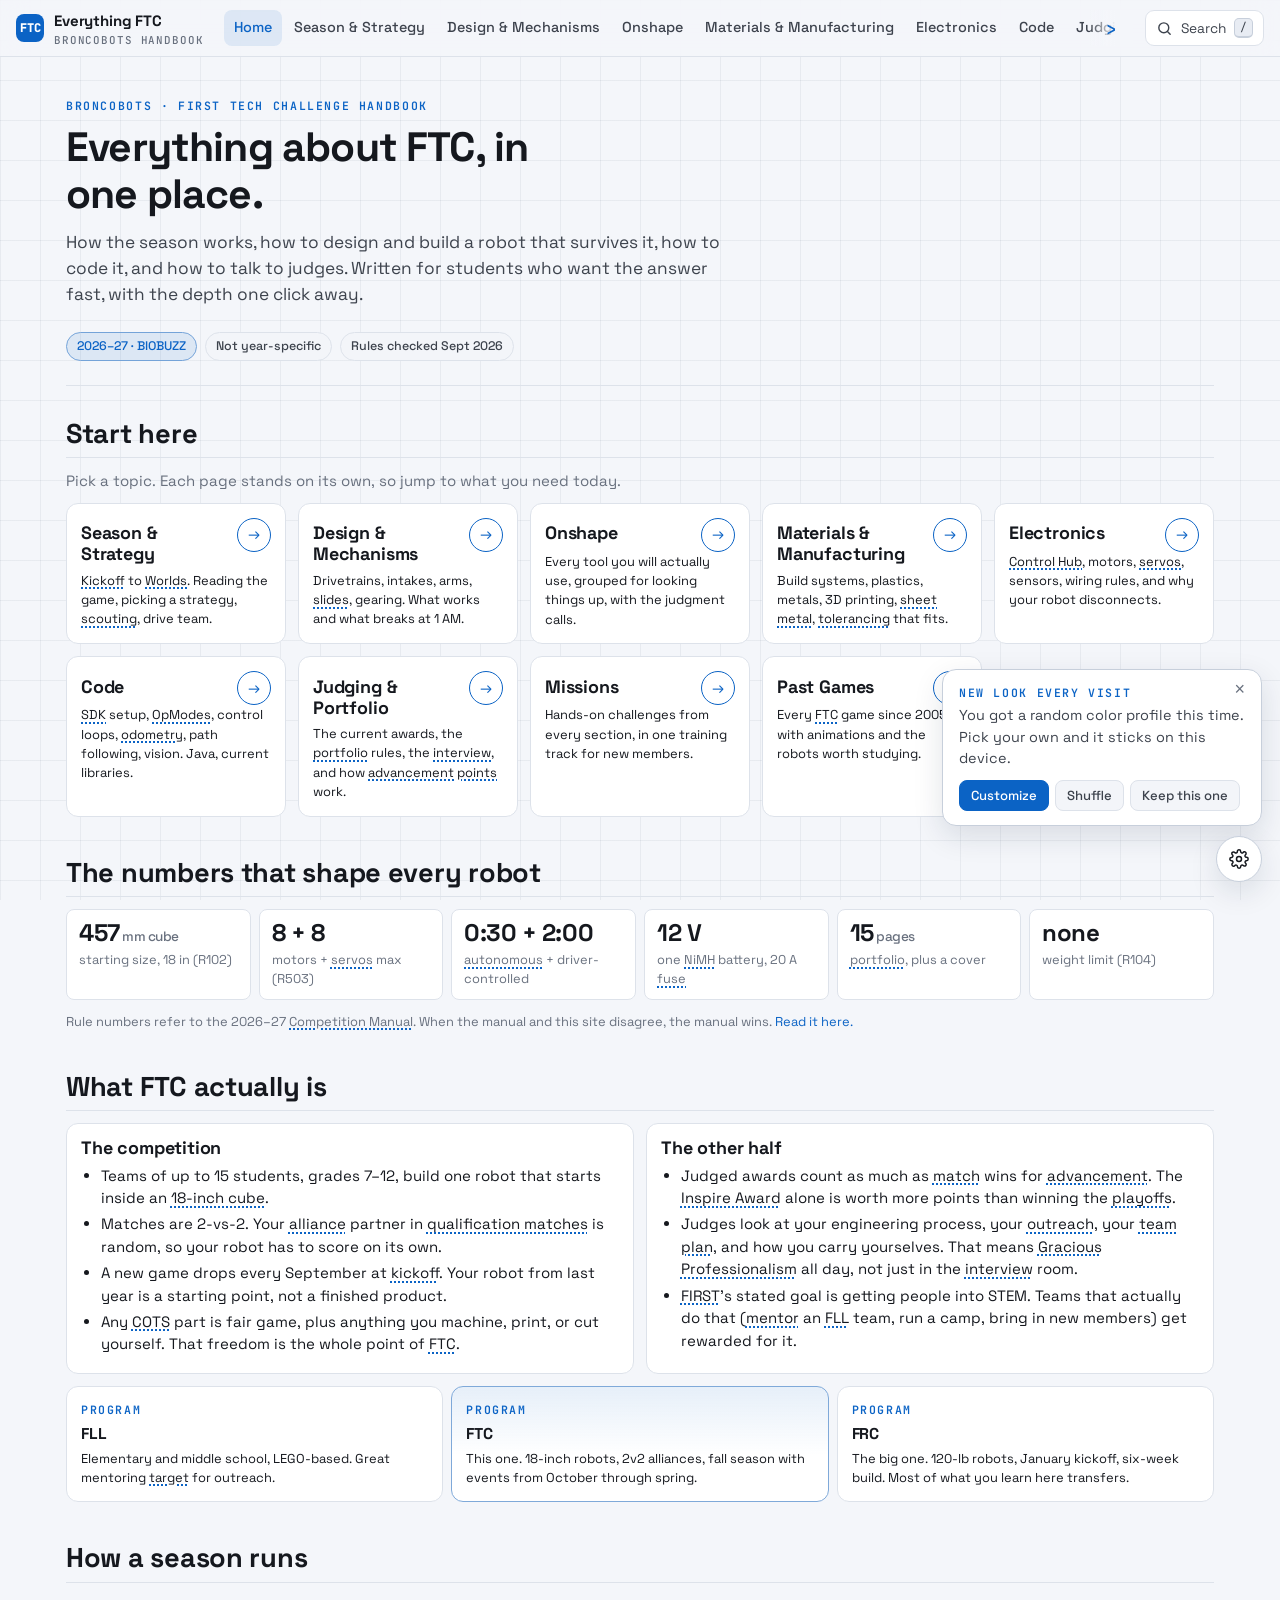
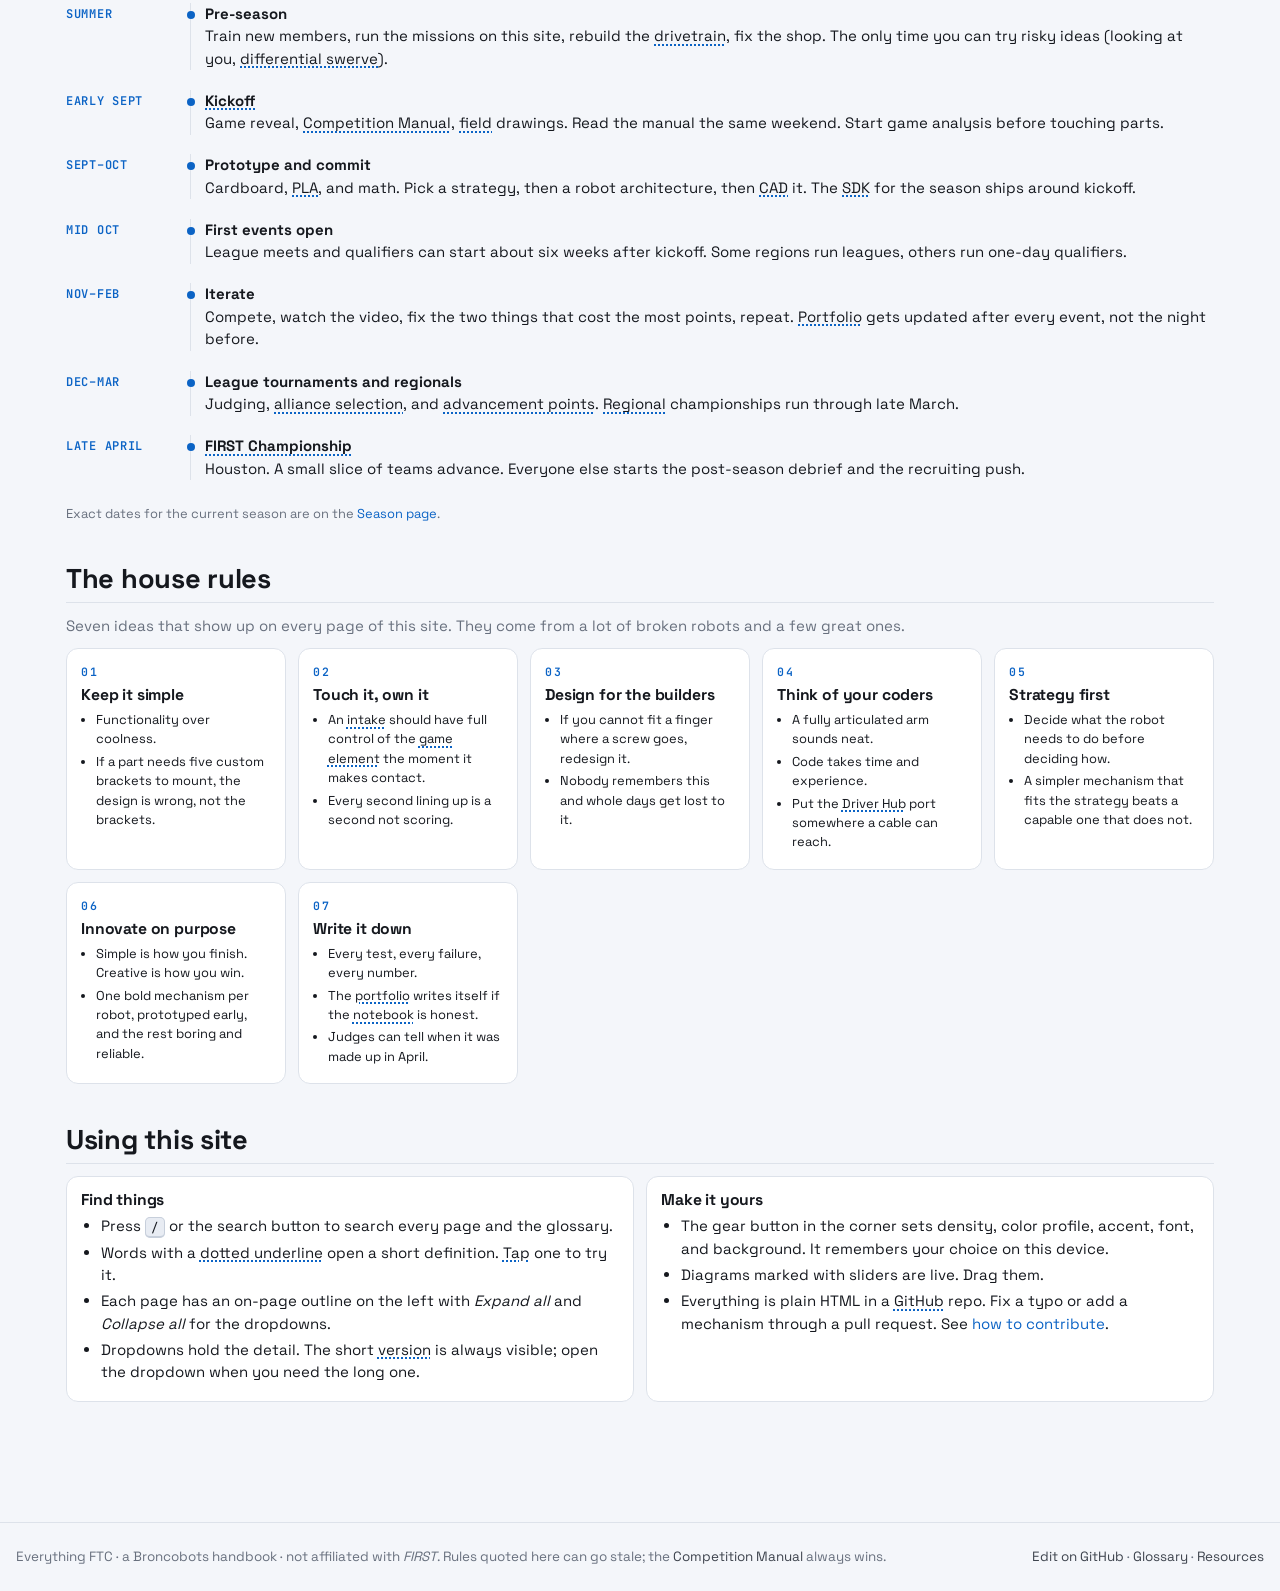
<file: index.html>
<!doctype html>
<html lang="en" data-theme="midnight" data-accent="rose" data-font="grotesk" data-density="comfortable" data-bg="grid">
<head>
<meta charset="utf-8">
<meta name="viewport" content="width=device-width, initial-scale=1">
<title>Home · Everything FTC</title>
<meta name="description" content="Everything about FTC in one place: season, design, Onshape, manufacturing, electronics, code, and judging. Built for the Broncobots and anyone else who wants the answer fast.">
<meta name="color-scheme" content="dark light">
<link rel="icon" href="assets/img/favicon.svg" type="image/svg+xml">
<link rel="preconnect" href="https://fonts.googleapis.com">
<link rel="preconnect" href="https://fonts.gstatic.com" crossorigin>
<link href="https://fonts.googleapis.com/css2?family=Space+Grotesk:wght@400;500;600;700&family=Inter:wght@400;500;600;700&family=JetBrains+Mono:wght@400;500;600&family=Atkinson+Hyperlegible:wght@400;700&family=Source+Serif+4:opsz,wght@8..60,400;8..60,600&display=swap" rel="stylesheet">
<link rel="stylesheet" href="assets/css/style.css">
<script>/* apply saved display settings before first paint */try{var s=JSON.parse(localStorage.getItem('ftc-handbook-settings')||'{}'),d={theme:'midnight',accent:'rose',font:'grotesk',density:'comfortable',bg:'grid'};for(var k in d){document.documentElement.setAttribute('data-'+k,s[k]||d[k]);}}catch(e){}</script>
</head>
<body>
<a class="skip" href="#main">Skip to content</a>
<header class="site-header">
  <div class="header-inner">
    <a class="brand" href="index.html"><span class="brand-mark">FTC</span><span>Everything FTC<small>Broncobots handbook</small></span></a>
    <div class="main-nav-wrap"><nav class="main-nav" id="main-nav" aria-label="Main"></nav></div>
    <div class="header-actions">
      <button class="icon-btn" type="button" data-open-search aria-label="Search"><svg viewBox="0 0 24 24" fill="none" stroke="currentColor" stroke-width="2" stroke-linecap="round"><circle cx="11" cy="11" r="7"/><path d="m20 20-3.5-3.5"/></svg><span class="txt">Search</span><kbd>/</kbd></button>
      <button class="icon-btn menu-btn" type="button" aria-expanded="false" aria-controls="main-nav" aria-label="Menu"><svg viewBox="0 0 24 24" fill="none" stroke="currentColor" stroke-width="2" stroke-linecap="round"><path d="M4 7h16M4 12h16M4 17h16"/></svg></button>
    </div>
  </div>
</header>
<div class="page no-side">

  <main class="content" id="main">
<div class="hero">
  <span class="eyebrow">Broncobots · FIRST Tech Challenge handbook</span>
  <div class="hero-row">
    <div>
      <h1>Everything about FTC, in one place.</h1>
      <p class="lede">How the season works, how to design and build a robot that survives it, how to code it, and how to talk to judges. Written for students who want the answer fast, with the depth one click away.</p>
    </div>
    <div class="hero-meta">
      <span class="chip acc">2026–27 · BIOBUZZ</span>
      <span class="chip">Not year-specific</span>
      <span class="chip">Rules checked Sept 2026</span>
    </div>
  </div>
</div>

<section>
  <h2 data-no-num>Start here</h2>
  <p class="muted">Pick a topic. Each page stands on its own, so jump to what you need today.</p>
  <div class="grid cols-3">
    <div class="card link"><a class="cover" href="season.html" aria-label="Season and strategy"></a><div class="card-row"><h3>Season &amp; Strategy</h3><span class="arrow">→</span></div><p class="small">Kickoff to Worlds. Reading the game, picking a strategy, scouting, drive team.</p></div>
    <div class="card link"><a class="cover" href="design.html" aria-label="Design and mechanisms"></a><div class="card-row"><h3>Design &amp; Mechanisms</h3><span class="arrow">→</span></div><p class="small">Drivetrains, intakes, arms, slides, gearing. What works and what breaks at 1 AM.</p></div>
    <div class="card link"><a class="cover" href="onshape.html" aria-label="Onshape"></a><div class="card-row"><h3>Onshape</h3><span class="arrow">→</span></div><p class="small">Every tool you will actually use, grouped for looking things up, with the judgment calls.</p></div>
    <div class="card link"><a class="cover" href="manufacturing.html" aria-label="Materials and manufacturing"></a><div class="card-row"><h3>Materials &amp; Manufacturing</h3><span class="arrow">→</span></div><p class="small">Build systems, plastics, metals, 3D printing, sheet metal, tolerancing that fits.</p></div>
    <div class="card link"><a class="cover" href="electronics.html" aria-label="Electronics"></a><div class="card-row"><h3>Electronics</h3><span class="arrow">→</span></div><p class="small">Control Hub, motors, servos, sensors, wiring rules, and why your robot disconnects.</p></div>
    <div class="card link"><a class="cover" href="code.html" aria-label="Code"></a><div class="card-row"><h3>Code</h3><span class="arrow">→</span></div><p class="small">SDK setup, OpModes, control loops, odometry, path following, vision. Java, current libraries.</p></div>
    <div class="card link"><a class="cover" href="judging.html" aria-label="Judging and portfolio"></a><div class="card-row"><h3>Judging &amp; Portfolio</h3><span class="arrow">→</span></div><p class="small">The current awards, the portfolio rules, the interview, and how advancement points work.</p></div>
    <div class="card link"><a class="cover" href="missions.html" aria-label="Missions"></a><div class="card-row"><h3>Missions</h3><span class="arrow">→</span></div><p class="small">Hands-on challenges from every section, in one training track for new members.</p></div>
    <div class="card link"><a class="cover" href="history.html" aria-label="Past games"></a><div class="card-row"><h3>Past Games</h3><span class="arrow">→</span></div><p class="small">Every FTC game since 2005 with animations and the robots worth studying.</p></div>
  </div>
</section>

<section>
  <h2 data-no-num>The numbers that shape every robot</h2>
  <div class="stats">
    <div class="stat"><div class="v">457<small> mm cube</small></div><div class="k">starting size, 18 in (R102)</div></div>
    <div class="stat"><div class="v">8 + 8</div><div class="k">motors + servos max (R503)</div></div>
    <div class="stat"><div class="v">0:30 + 2:00</div><div class="k">autonomous + driver-controlled</div></div>
    <div class="stat"><div class="v">12 V</div><div class="k">one NiMH battery, 20 A fuse</div></div>
    <div class="stat"><div class="v">15<small> pages</small></div><div class="k">portfolio, plus a cover</div></div>
    <div class="stat"><div class="v">none</div><div class="k">weight limit (R104)</div></div>
  </div>
  <p class="muted small">Rule numbers refer to the 2026–27 Competition Manual. When the manual and this site disagree, the manual wins. <a href="https://ftc-resources.firstinspires.org/ftc/game/manual">Read it here.</a></p>
</section>

<section>
  <h2 data-no-num>What FTC actually is</h2>
  <div class="grid cols-2">
    <div class="card">
      <h3>The competition</h3>
      <ul>
        <li>Teams of up to 15 students, grades 7–12, build one robot that starts inside an 18-inch cube.</li>
        <li>Matches are 2-vs-2. Your alliance partner in qualification matches is random, so your robot has to score on its own.</li>
        <li>A new game drops every September at kickoff. Your robot from last year is a starting point, not a finished product.</li>
        <li>Any COTS part is fair game, plus anything you machine, print, or cut yourself. That freedom is the whole point of FTC.</li>
      </ul>
    </div>
    <div class="card">
      <h3>The other half</h3>
      <ul>
        <li>Judged awards count as much as match wins for advancement. The Inspire Award alone is worth more points than winning the playoffs.</li>
        <li>Judges look at your engineering process, your outreach, your team plan, and how you carry yourselves. That means Gracious Professionalism all day, not just in the interview room.</li>
        <li>FIRST's stated goal is getting people into STEM. Teams that actually do that (mentor an FLL team, run a camp, bring in new members) get rewarded for it.</li>
      </ul>
    </div>
  </div>
  <div class="grid cols-3 tight">
    <div class="card"><span class="eyebrow">Program</span><h4>FLL</h4><p class="small">Elementary and middle school, LEGO-based. Great mentoring target for outreach.</p></div>
    <div class="card accent"><span class="eyebrow">Program</span><h4>FTC</h4><p class="small">This one. 18-inch robots, 2v2 alliances, fall season with events from October through spring.</p></div>
    <div class="card"><span class="eyebrow">Program</span><h4>FRC</h4><p class="small">The big one. 120-lb robots, January kickoff, six-week build. Most of what you learn here transfers.</p></div>
  </div>
</section>

<section>
  <h2 data-no-num>How a season runs</h2>
  <ul class="timeline">
    <li><span class="when">Summer</span><div class="what"><strong>Pre-season</strong> Train new members, run the missions on this site, rebuild the drivetrain, fix the shop. The only time you can try risky ideas (looking at you, differential swerve).</div></li>
    <li><span class="when">Early Sept</span><div class="what"><strong>Kickoff</strong> Game reveal, Competition Manual, field drawings. Read the manual the same weekend. Start game analysis before touching parts.</div></li>
    <li><span class="when">Sept–Oct</span><div class="what"><strong>Prototype and commit</strong> Cardboard, PLA, and math. Pick a strategy, then a robot architecture, then CAD it. The SDK for the season ships around kickoff.</div></li>
    <li><span class="when">Mid Oct</span><div class="what"><strong>First events open</strong> League meets and qualifiers can start about six weeks after kickoff. Some regions run leagues, others run one-day qualifiers.</div></li>
    <li><span class="when">Nov–Feb</span><div class="what"><strong>Iterate</strong> Compete, watch the video, fix the two things that cost the most points, repeat. Portfolio gets updated after every event, not the night before.</div></li>
    <li><span class="when">Dec–Mar</span><div class="what"><strong>League tournaments and regionals</strong> Judging, alliance selection, and advancement points. Regional championships run through late March.</div></li>
    <li><span class="when">Late April</span><div class="what"><strong>FIRST Championship</strong> Houston. A small slice of teams advance. Everyone else starts the post-season debrief and the recruiting push.</div></li>
  </ul>
  <p class="small muted">Exact dates for the current season are on the <a href="season.html#calendar">Season page</a>.</p>
</section>

<section>
  <h2 data-no-num>The house rules</h2>
  <p class="muted">Seven ideas that show up on every page of this site. They come from a lot of broken robots and a few great ones.</p>
  <div class="grid cols-3">
    <div class="card"><span class="eyebrow">01</span><h4>Keep it simple</h4><ul class="small compact"><li>Functionality over coolness.</li><li>If a part needs five custom brackets to mount, the design is wrong, not the brackets.</li></ul></div>
    <div class="card"><span class="eyebrow">02</span><h4>Touch it, own it</h4><ul class="small compact"><li>An intake should have full control of the game element the moment it makes contact.</li><li>Every second lining up is a second not scoring.</li></ul></div>
    <div class="card"><span class="eyebrow">03</span><h4>Design for the builders</h4><ul class="small compact"><li>If you cannot fit a finger where a screw goes, redesign it.</li><li>Nobody remembers this and whole days get lost to it.</li></ul></div>
    <div class="card"><span class="eyebrow">04</span><h4>Think of your coders</h4><ul class="small compact"><li>A fully articulated arm sounds neat.</li><li>Code takes time and experience.</li><li>Put the Driver Hub port somewhere a cable can reach.</li></ul></div>
    <div class="card"><span class="eyebrow">05</span><h4>Strategy first</h4><ul class="small compact"><li>Decide what the robot needs to do before deciding how.</li><li>A simpler mechanism that fits the strategy beats a capable one that does not.</li></ul></div>
    <div class="card"><span class="eyebrow">06</span><h4>Innovate on purpose</h4><ul class="small compact"><li>Simple is how you finish. Creative is how you win.</li><li>One bold mechanism per robot, prototyped early, and the rest boring and reliable.</li></ul></div>
    <div class="card"><span class="eyebrow">07</span><h4>Write it down</h4><ul class="small compact"><li>Every test, every failure, every number.</li><li>The portfolio writes itself if the notebook is honest.</li><li>Judges can tell when it was made up in April.</li></ul></div>
  </div>
</section>

<section>
  <h2 data-no-num>Using this site</h2>
  <div class="grid cols-2">
    <div class="card">
      <h4>Find things</h4>
      <ul>
        <li>Press <kbd>/</kbd> or the search button to search every page and the glossary.</li>
        <li>Words with a <dfn class="term" data-term="mecanum">dotted underline</dfn> open a short definition. Tap one to try it.</li>
        <li>Each page has an on-page outline on the left with <em>Expand all</em> and <em>Collapse all</em> for the dropdowns.</li>
        <li>Dropdowns hold the detail. The short version is always visible; open the dropdown when you need the long one.</li>
      </ul>
    </div>
    <div class="card">
      <h4>Make it yours</h4>
      <ul>
        <li>The gear button in the corner sets density, color profile, accent, font, and background. It remembers your choice on this device.</li>
        <li>Diagrams marked with sliders are live. Drag them.</li>
        <li>Everything is plain HTML in a GitHub repo. Fix a typo or add a mechanism through a pull request. See <a href="resources.html#contributing">how to contribute</a>.</li>
      </ul>
    </div>
  </div>
</section>
  </main>
</div>
<footer class="site-footer">
  <div class="inner">
    <span>Everything FTC · a Broncobots handbook · not affiliated with <em>FIRST</em>. Rules quoted here can go stale; the <a href="https://ftc-resources.firstinspires.org/ftc/game/manual">Competition Manual</a> always wins.</span>
    <span><a href="https://github.com/ElMagoCT/ftc-handbook">Edit on GitHub</a> · <a href="glossary.html">Glossary</a> · <a href="resources.html">Resources</a></span>
  </div>
</footer>
<script src="assets/js/glossary.js"></script>
<script src="assets/js/graphics.js"></script>
<script src="assets/js/sims.js"></script>
<script src="assets/js/app.js"></script>
</body>
</html>
</file>
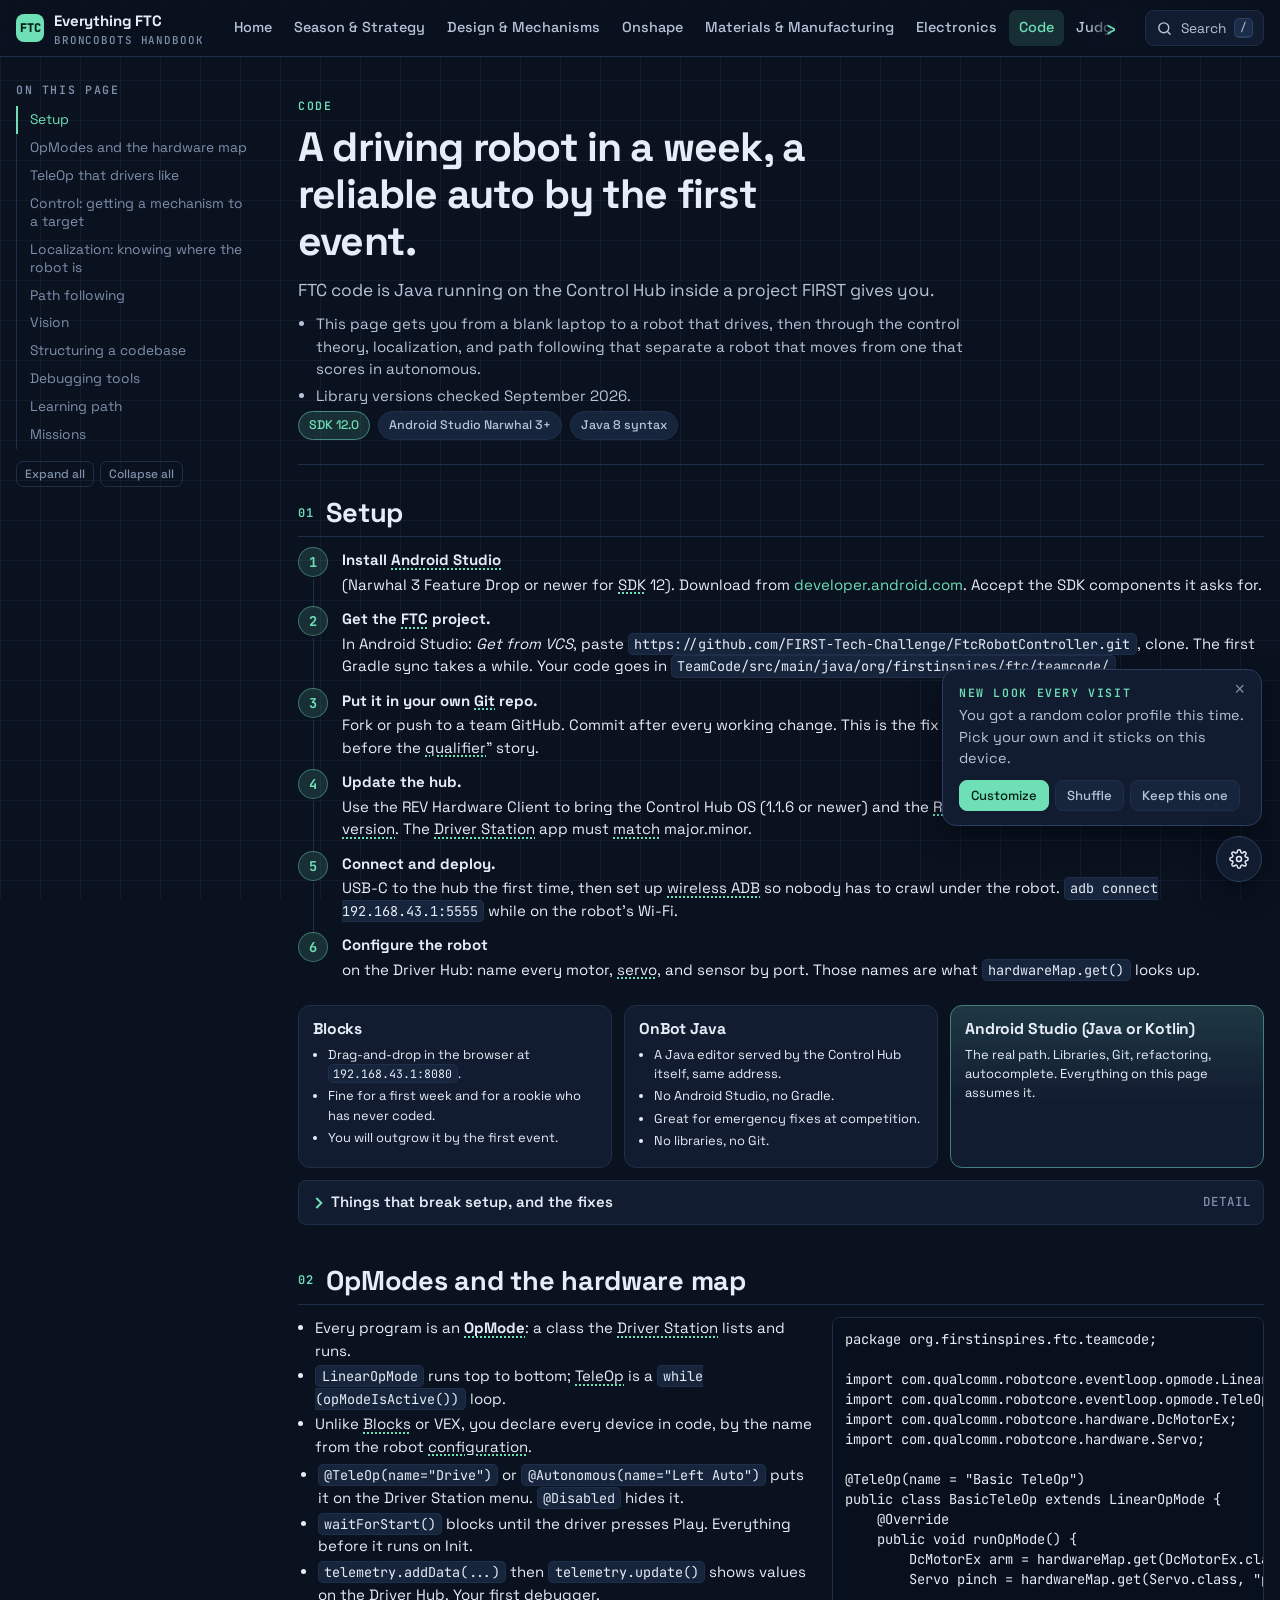
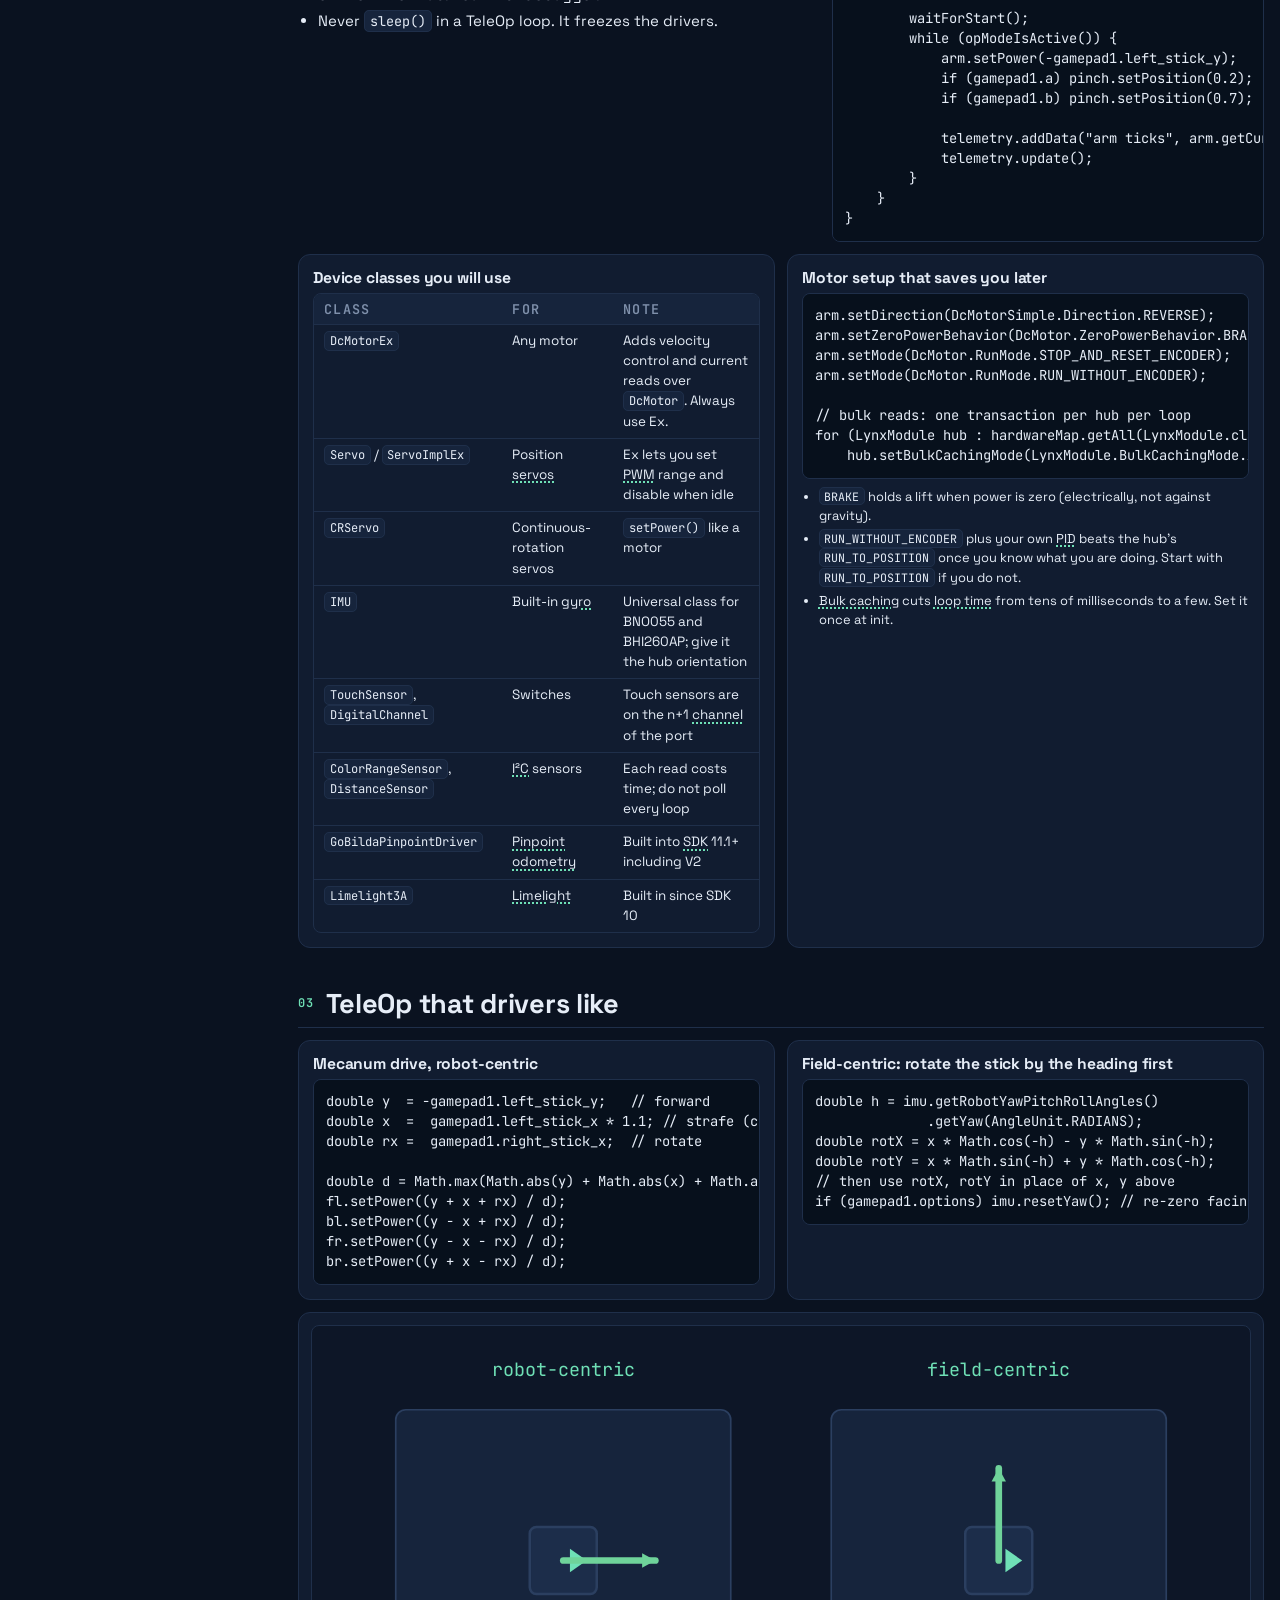
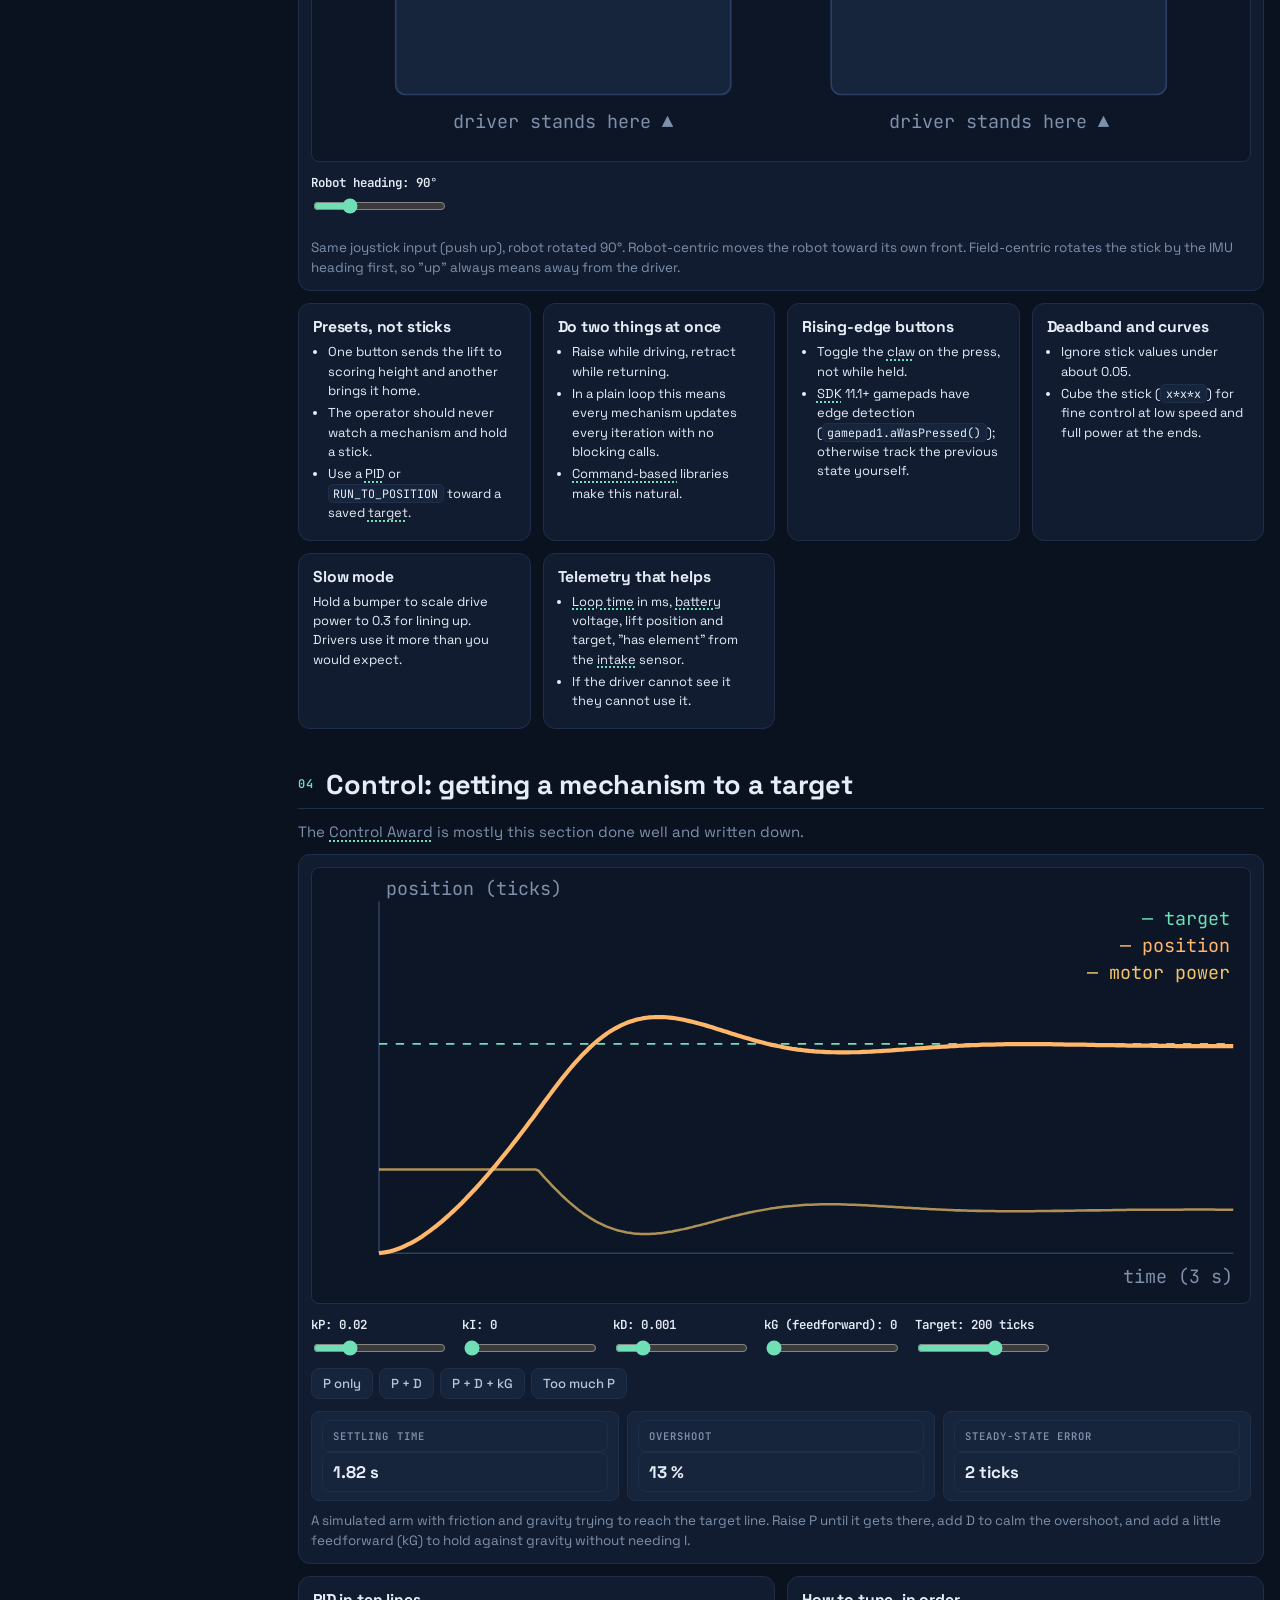
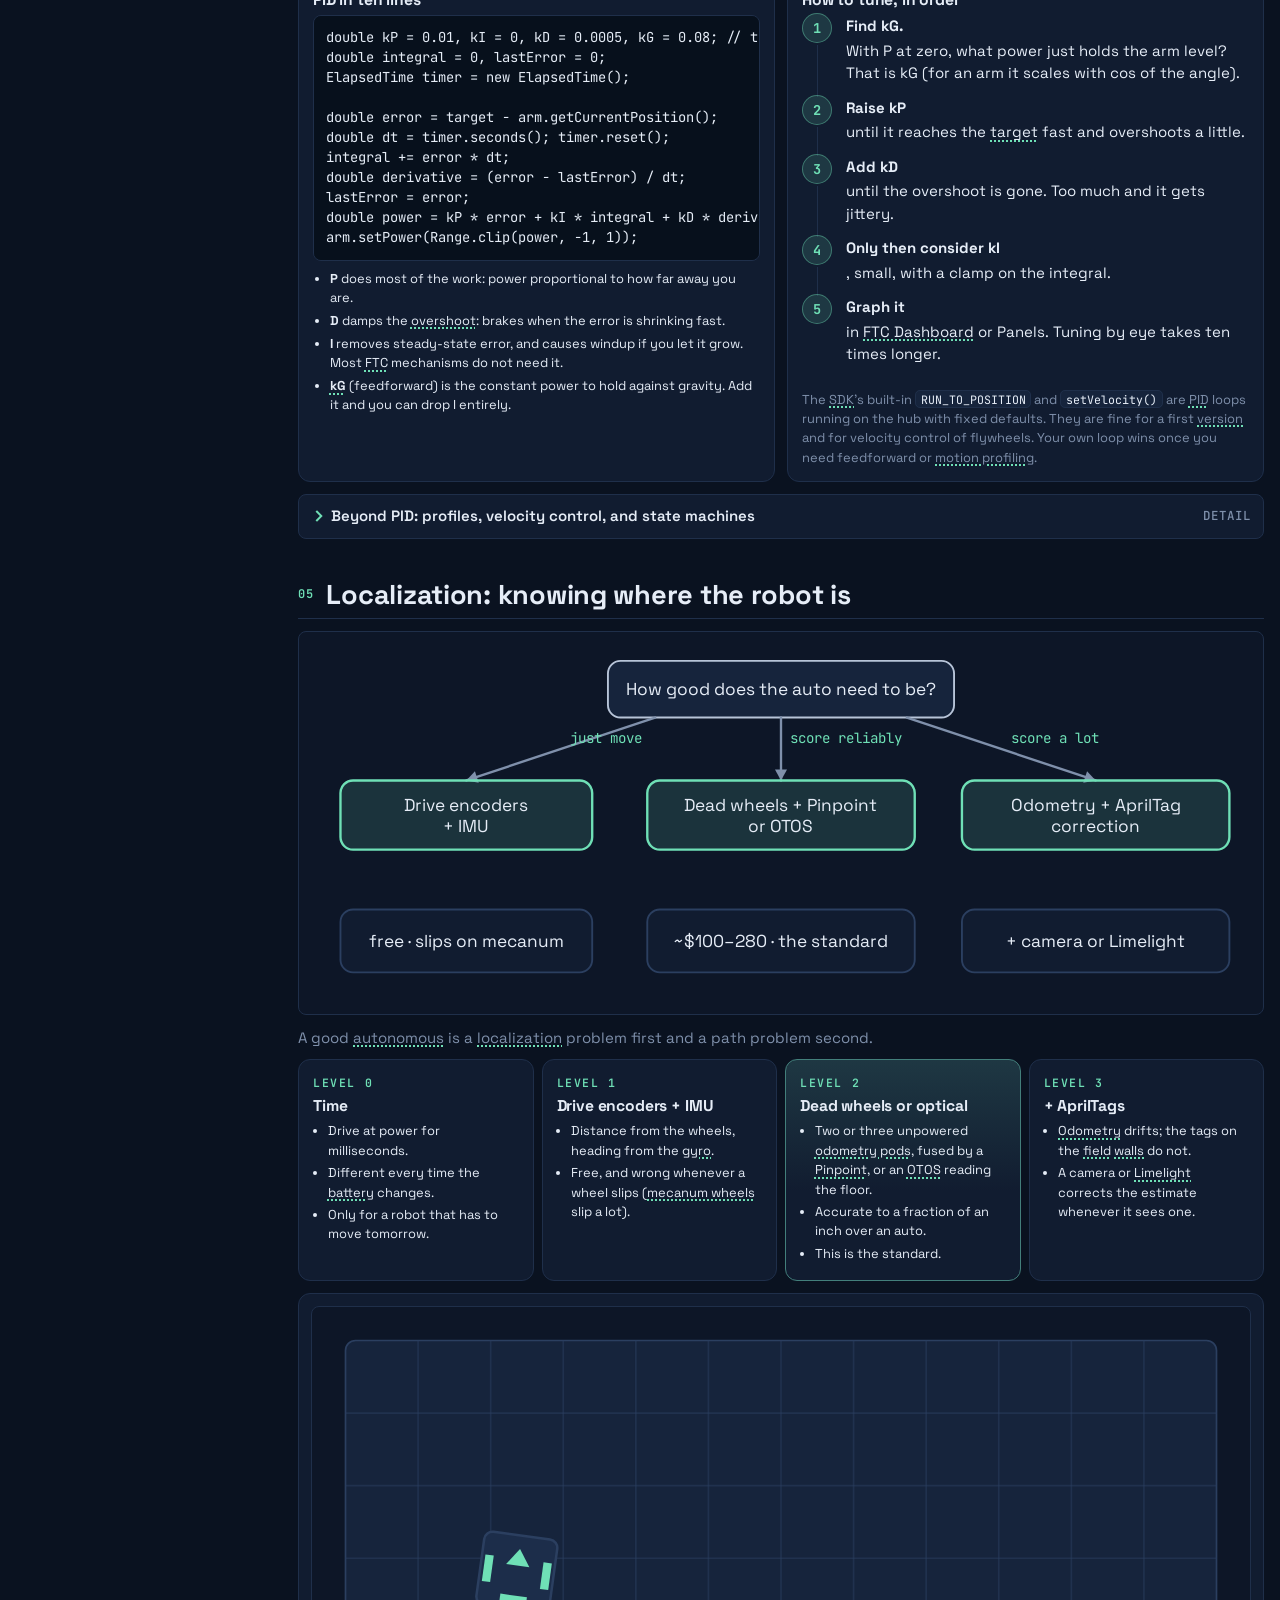
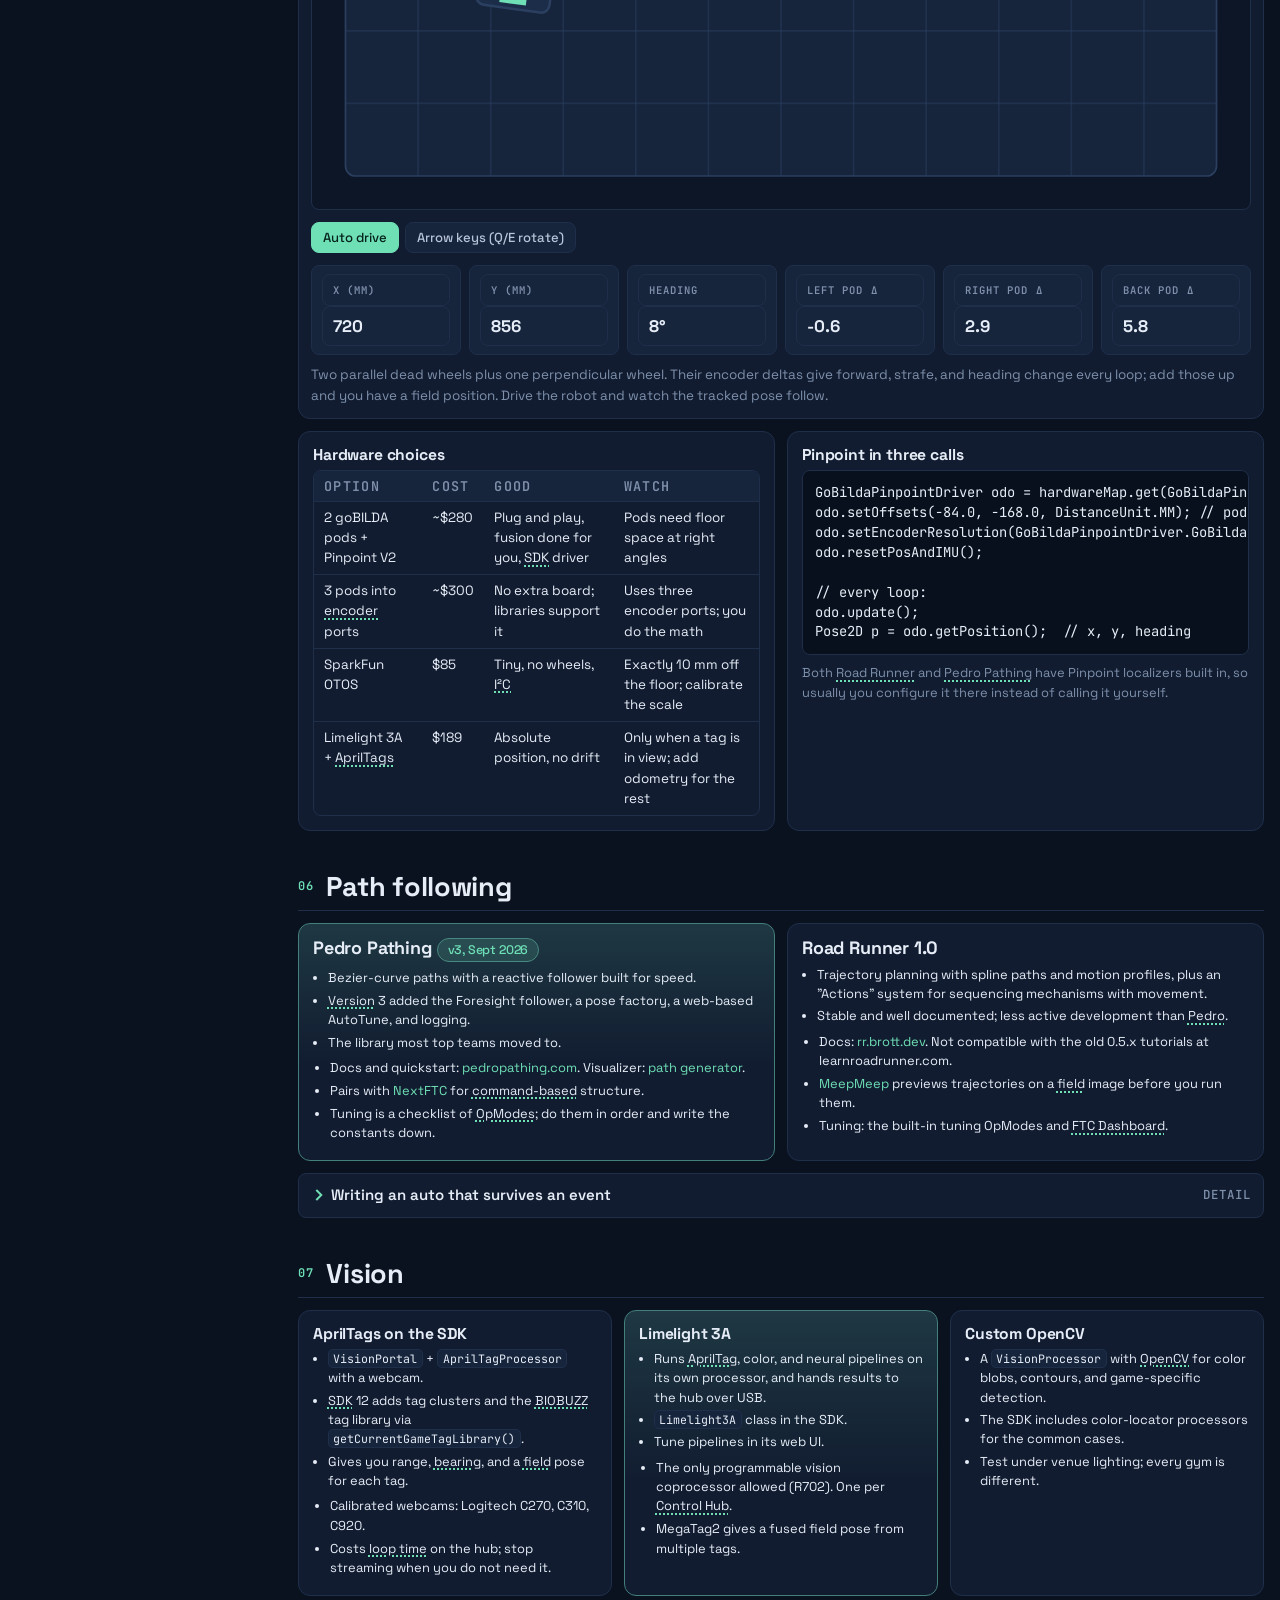
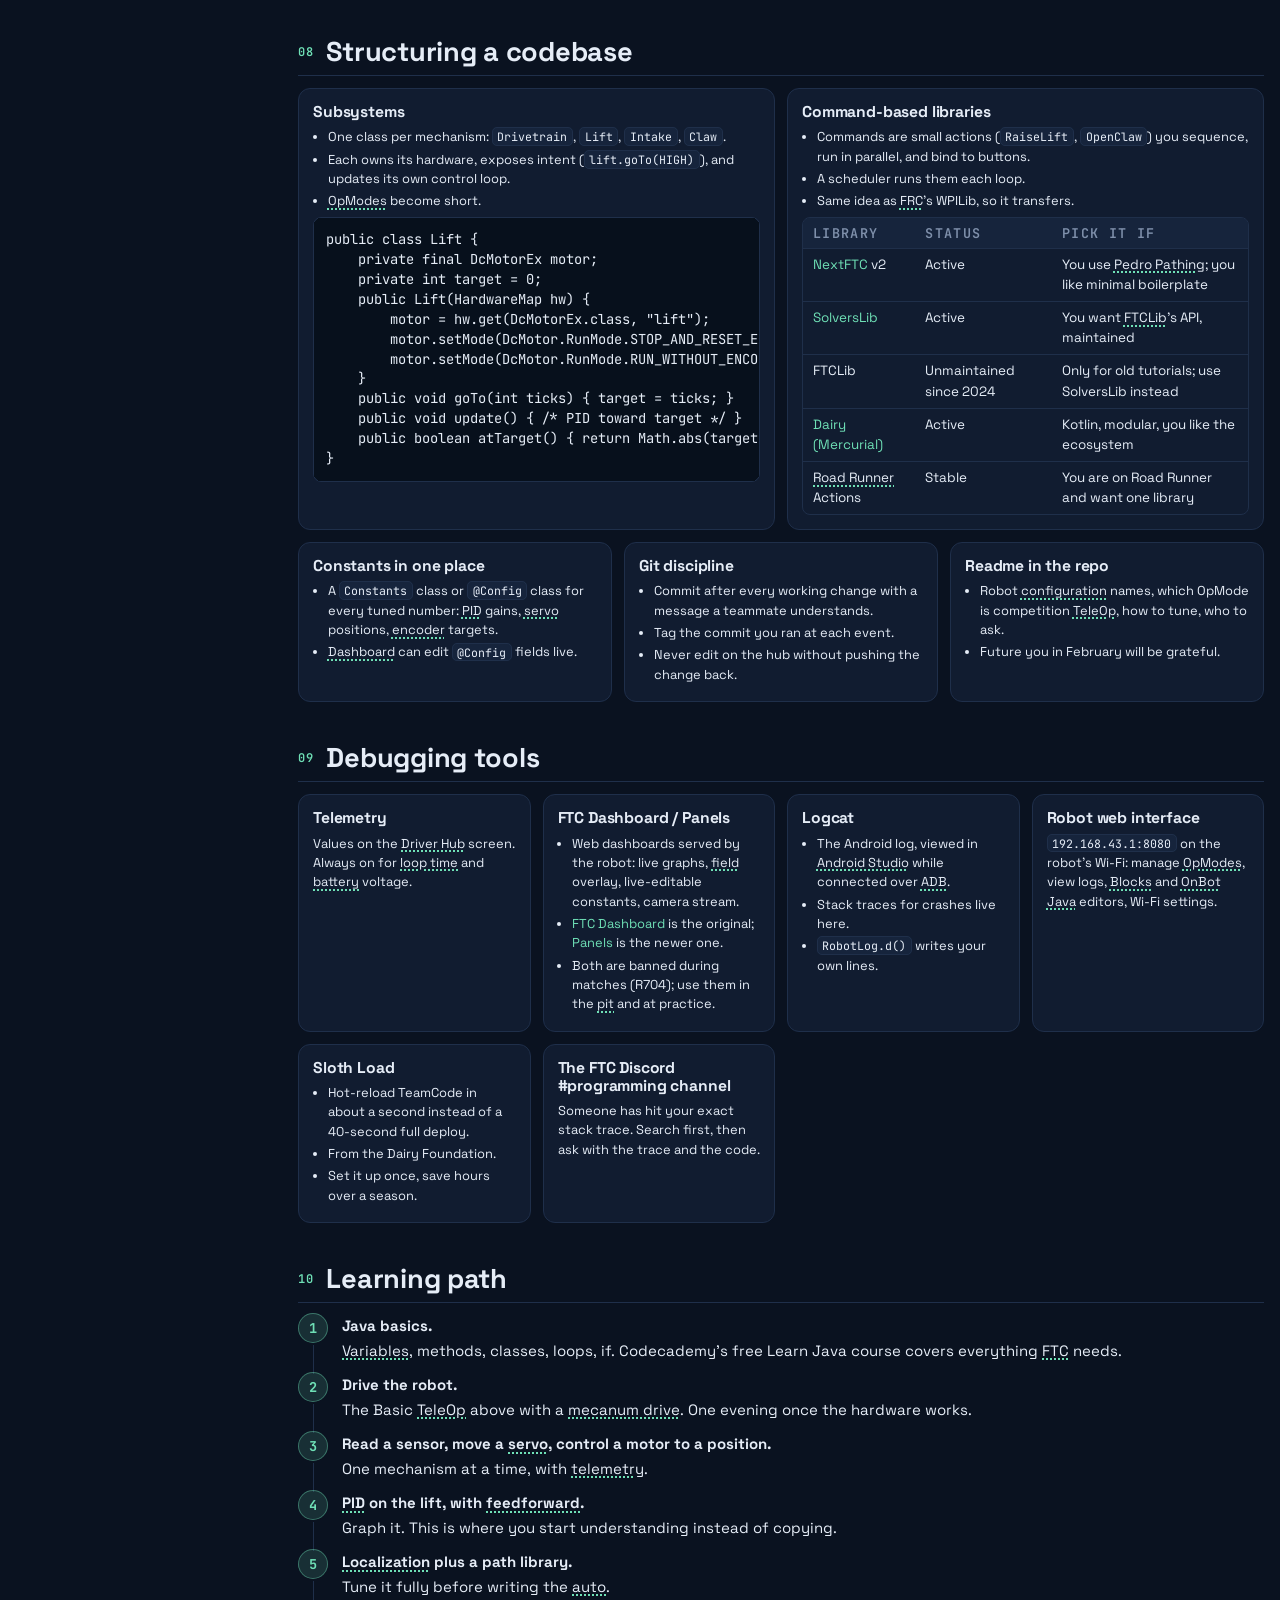
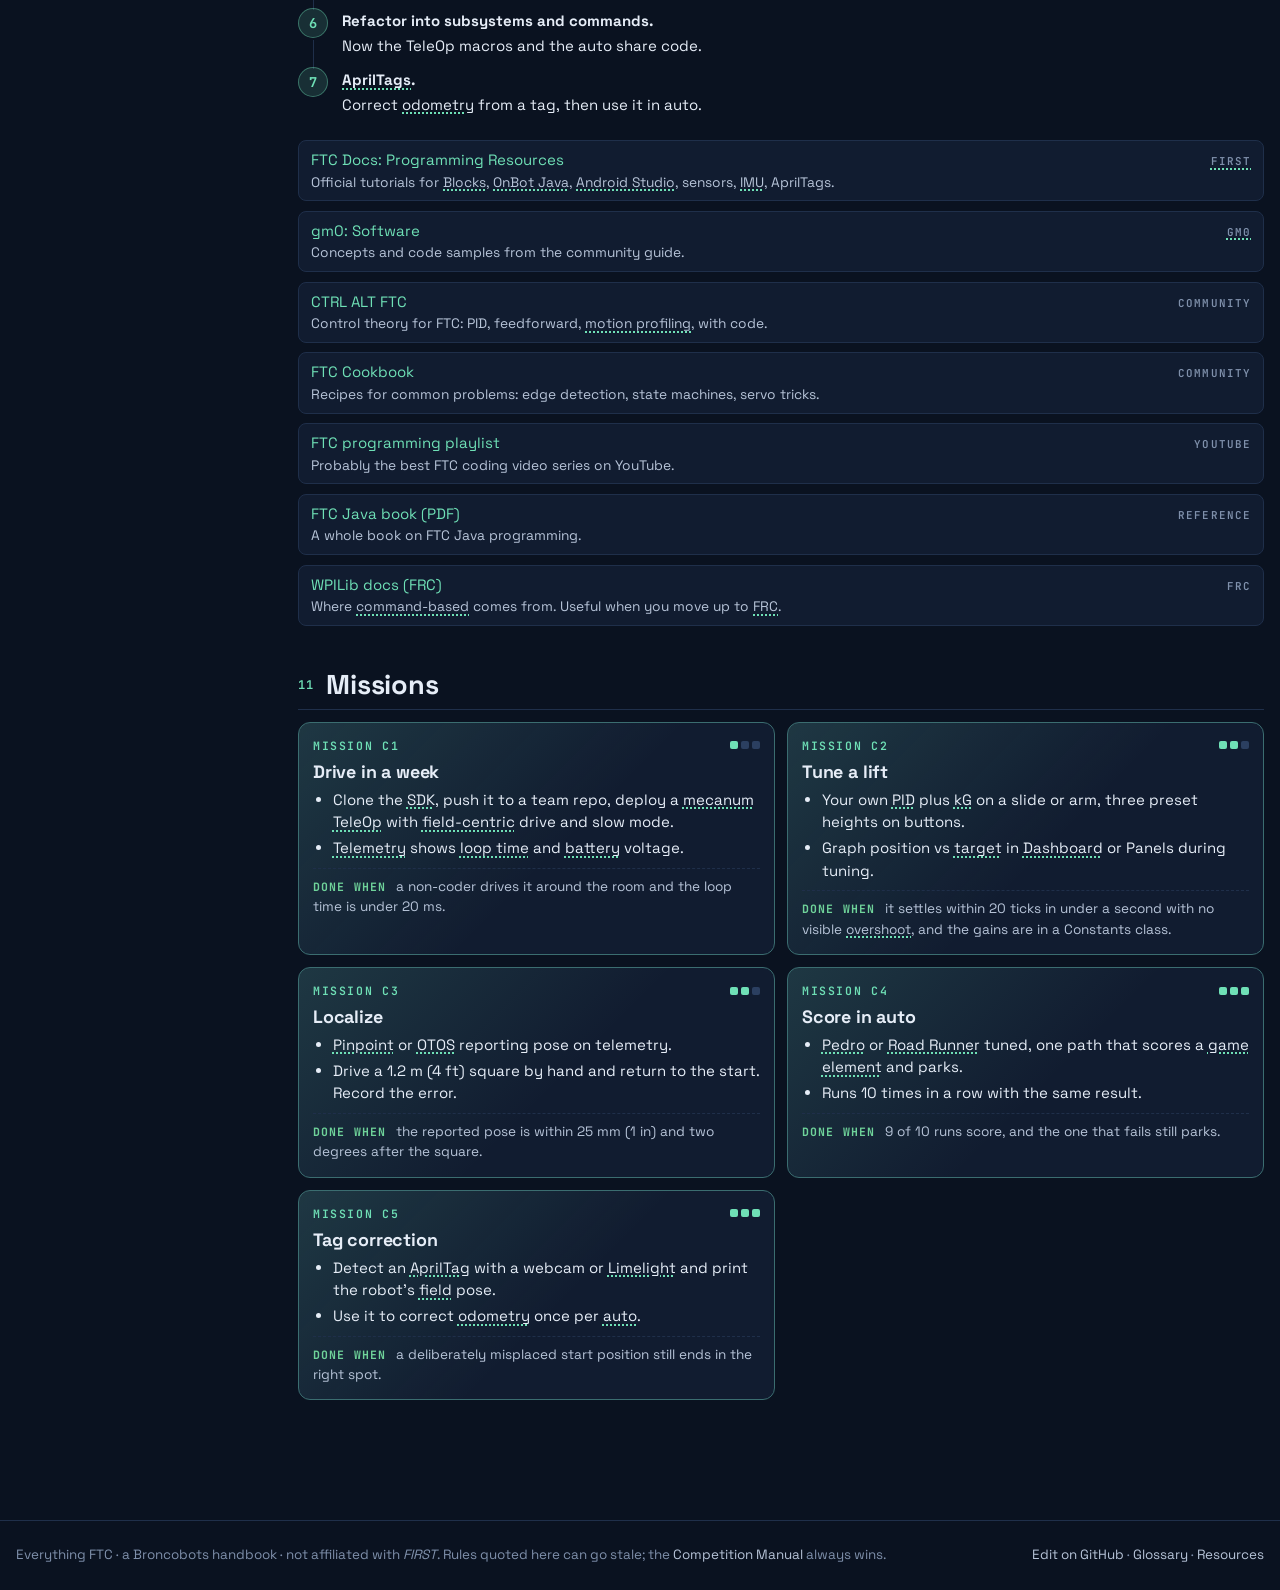
<file: code.html>
<!doctype html>
<html lang="en" data-theme="midnight" data-accent="rose" data-font="grotesk" data-density="comfortable" data-bg="grid">
<head>
<meta charset="utf-8">
<meta name="viewport" content="width=device-width, initial-scale=1">
<title>Code · Everything FTC</title>
<meta name="description" content="FTC programming in Java: SDK setup in Android Studio, OpModes, hardware map, TeleOp and drive code, PID and feedforward, encoders and odometry, Road Runner and Pedro Pathing, AprilTags and Limelight, command-based structure, and debugging.">
<meta name="color-scheme" content="dark light">
<link rel="icon" href="assets/img/favicon.svg" type="image/svg+xml">
<link rel="preconnect" href="https://fonts.googleapis.com">
<link rel="preconnect" href="https://fonts.gstatic.com" crossorigin>
<link href="https://fonts.googleapis.com/css2?family=Space+Grotesk:wght@400;500;600;700&family=Inter:wght@400;500;600;700&family=JetBrains+Mono:wght@400;500;600&family=Atkinson+Hyperlegible:wght@400;700&family=Source+Serif+4:opsz,wght@8..60,400;8..60,600&display=swap" rel="stylesheet">
<link rel="stylesheet" href="assets/css/style.css">
<script>/* apply saved display settings before first paint */try{var s=JSON.parse(localStorage.getItem('ftc-handbook-settings')||'{}'),d={theme:'midnight',accent:'rose',font:'grotesk',density:'comfortable',bg:'grid'};for(var k in d){document.documentElement.setAttribute('data-'+k,s[k]||d[k]);}}catch(e){}</script>
</head>
<body>
<a class="skip" href="#main">Skip to content</a>
<header class="site-header">
  <div class="header-inner">
    <a class="brand" href="index.html"><span class="brand-mark">FTC</span><span>Everything FTC<small>Broncobots handbook</small></span></a>
    <div class="main-nav-wrap"><nav class="main-nav" id="main-nav" aria-label="Main"></nav></div>
    <div class="header-actions">
      <button class="icon-btn" type="button" data-open-search aria-label="Search"><svg viewBox="0 0 24 24" fill="none" stroke="currentColor" stroke-width="2" stroke-linecap="round"><circle cx="11" cy="11" r="7"/><path d="m20 20-3.5-3.5"/></svg><span class="txt">Search</span><kbd>/</kbd></button>
      <button class="icon-btn menu-btn" type="button" aria-expanded="false" aria-controls="main-nav" aria-label="Menu"><svg viewBox="0 0 24 24" fill="none" stroke="currentColor" stroke-width="2" stroke-linecap="round"><path d="M4 7h16M4 12h16M4 17h16"/></svg></button>
    </div>
  </div>
</header>
<div class="page">
  <aside class="sidebar" aria-label="On this page"></aside>
  <main class="content" id="main">
<div class="hero">
  <span class="eyebrow">Code</span>
  <h1>A driving robot in a week, a reliable auto by the first event.</h1>
  <p class="lede">FTC code is Java running on the Control Hub inside a project FIRST gives you.</p><ul class="lede-list"><li>This page gets you from a blank laptop to a robot that drives, then through the control theory, localization, and path following that separate a robot that moves from one that scores in autonomous.</li><li>Library versions checked September 2026.</li></ul>
  <div class="hero-meta"><span class="chip acc">SDK 12.0</span><span class="chip">Android Studio Narwhal 3+</span><span class="chip">Java 8 syntax</span></div>
</div>

<section id="setup">
  <h2>Setup</h2>
  <ol class="steps">
    <li><strong>Install Android Studio</strong> (Narwhal 3 Feature Drop or newer for SDK 12). Download from <a href="https://developer.android.com/studio">developer.android.com</a>. Accept the SDK components it asks for.</li>
    <li><strong>Get the FTC project.</strong> In Android Studio: <em>Get from VCS</em>, paste <code>https://github.com/FIRST-Tech-Challenge/FtcRobotController.git</code>, clone. The first Gradle sync takes a while. Your code goes in <code>TeamCode/src/main/java/org/firstinspires/ftc/teamcode/</code>.</li>
    <li><strong>Put it in your own Git repo.</strong> Fork or push to a team GitHub. Commit after every working change. This is the fix for the "Control Hub got wiped two days before the qualifier" story.</li>
    <li><strong>Update the hub.</strong> Use the REV Hardware Client to bring the Control Hub OS (1.1.6 or newer) and the Robot Controller app to the season's version. The Driver Station app must match major.minor.</li>
    <li><strong>Connect and deploy.</strong> USB-C to the hub the first time, then set up wireless ADB so nobody has to crawl under the robot. <code>adb connect 192.168.43.1:5555</code> while on the robot's Wi-Fi.</li>
    <li><strong>Configure the robot</strong> on the Driver Hub: name every motor, servo, and sensor by port. Those names are what <code>hardwareMap.get()</code> looks up.</li>
  </ol>
  <div class="grid cols-3">
    <div class="card"><h4>Blocks</h4><ul class="small compact"><li>Drag-and-drop in the browser at <code>192.168.43.1:8080</code>.</li><li>Fine for a first week and for a rookie who has never coded.</li><li>You will outgrow it by the first event.</li></ul></div>
    <div class="card"><h4>OnBot Java</h4><ul class="small compact"><li>A Java editor served by the Control Hub itself, same address.</li><li>No Android Studio, no Gradle.</li><li>Great for emergency fixes at competition.</li><li>No libraries, no Git.</li></ul></div>
    <div class="card accent"><h4>Android Studio (Java or Kotlin)</h4><p class="small">The real path. Libraries, Git, refactoring, autocomplete. Everything on this page assumes it.</p></div>
  </div>
  <details class="more">
    <summary>Things that break setup, and the fixes <span class="hint">detail</span></summary>
    <div class="body">
      <ul>
        <li><strong>Gradle sync fails</strong>: wrong Android Studio version, or no internet the first time. Match the version in the SDK's README.</li>
        <li><strong>"App version mismatch"</strong> on the Driver Station: RC and DS apps must be the same major.minor. Update both.</li>
        <li><strong>Deploy takes 40 seconds</strong>: normal for a full build. Sloth Load (Dairy Foundation) hot-reloads only TeamCode in about a second; worth setting up once the team is past week two.</li>
        <li><strong>Hub not found over ADB</strong>: you are not on the robot's Wi-Fi, or the hub's Wi-Fi is on a band your laptop cannot see.</li>
        <li><strong>Library dependency vanished</strong>: pin versions in <code>build.gradle</code> and keep the Gradle cache. Prefer libraries on Maven Central or a stable repo.</li>
      </ul>
    </div>
  </details>
</section>

<section id="opmodes">
  <h2>OpModes and the hardware map</h2>
  <div class="media">
    <div>
<ul class="compact"><li>Every program is an <strong>OpMode</strong>: a class the Driver Station lists and runs.</li><li><code>LinearOpMode</code> runs top to bottom; TeleOp is a <code>while (opModeIsActive())</code> loop.</li><li>Unlike Blocks or VEX, you declare every device in code, by the name from the robot configuration.</li></ul>
      <ul>
        <li><code>@TeleOp(name="Drive")</code> or <code>@Autonomous(name="Left Auto")</code> puts it on the Driver Station menu. <code>@Disabled</code> hides it.</li>
        <li><code>waitForStart()</code> blocks until the driver presses Play. Everything before it runs on Init.</li>
        <li><code>telemetry.addData(...)</code> then <code>telemetry.update()</code> shows values on the Driver Hub. Your first debugger.</li>
        <li>Never <code>sleep()</code> in a TeleOp loop. It freezes the drivers.</li>
      </ul>
    </div>
    <pre><code>package org.firstinspires.ftc.teamcode;

import com.qualcomm.robotcore.eventloop.opmode.LinearOpMode;
import com.qualcomm.robotcore.eventloop.opmode.TeleOp;
import com.qualcomm.robotcore.hardware.DcMotorEx;
import com.qualcomm.robotcore.hardware.Servo;

@TeleOp(name = "Basic TeleOp")
public class BasicTeleOp extends LinearOpMode {
    @Override
    public void runOpMode() {
        DcMotorEx arm = hardwareMap.get(DcMotorEx.class, "arm");
        Servo pinch = hardwareMap.get(Servo.class, "pinch");

        waitForStart();
        while (opModeIsActive()) {
            arm.setPower(-gamepad1.left_stick_y);
            if (gamepad1.a) pinch.setPosition(0.2);
            if (gamepad1.b) pinch.setPosition(0.7);

            telemetry.addData("arm ticks", arm.getCurrentPosition());
            telemetry.update();
        }
    }
}</code></pre>
  </div>
  <div class="grid cols-2">
    <div class="card">
      <h4>Device classes you will use</h4>
      <div class="tbl dense"><table>
        <thead><tr><th>Class</th><th>For</th><th>Note</th></tr></thead>
        <tbody>
          <tr><td><code>DcMotorEx</code></td><td>Any motor</td><td>Adds velocity control and current reads over <code>DcMotor</code>. Always use Ex.</td></tr>
          <tr><td><code>Servo</code> / <code>ServoImplEx</code></td><td>Position servos</td><td>Ex lets you set PWM range and disable when idle</td></tr>
          <tr><td><code>CRServo</code></td><td>Continuous-rotation servos</td><td><code>setPower()</code> like a motor</td></tr>
          <tr><td><code>IMU</code></td><td>Built-in gyro</td><td>Universal class for BNO055 and BHI260AP; give it the hub orientation</td></tr>
          <tr><td><code>TouchSensor</code>, <code>DigitalChannel</code></td><td>Switches</td><td>Touch sensors are on the n+1 channel of the port</td></tr>
          <tr><td><code>ColorRangeSensor</code>, <code>DistanceSensor</code></td><td>I²C sensors</td><td>Each read costs time; do not poll every loop</td></tr>
          <tr><td><code>GoBildaPinpointDriver</code></td><td>Pinpoint odometry</td><td>Built into SDK 11.1+ including V2</td></tr>
          <tr><td><code>Limelight3A</code></td><td>Limelight</td><td>Built in since SDK 10</td></tr>
        </tbody>
      </table></div>
    </div>
    <div class="card">
      <h4>Motor setup that saves you later</h4>
      <pre><code>arm.setDirection(DcMotorSimple.Direction.REVERSE);
arm.setZeroPowerBehavior(DcMotor.ZeroPowerBehavior.BRAKE);
arm.setMode(DcMotor.RunMode.STOP_AND_RESET_ENCODER);
arm.setMode(DcMotor.RunMode.RUN_WITHOUT_ENCODER);

// bulk reads: one transaction per hub per loop
for (LynxModule hub : hardwareMap.getAll(LynxModule.class))
    hub.setBulkCachingMode(LynxModule.BulkCachingMode.AUTO);</code></pre>
      <ul class="small">
        <li><code>BRAKE</code> holds a lift when power is zero (electrically, not against gravity).</li>
        <li><code>RUN_WITHOUT_ENCODER</code> plus your own PID beats the hub's <code>RUN_TO_POSITION</code> once you know what you are doing. Start with <code>RUN_TO_POSITION</code> if you do not.</li>
        <li>Bulk caching cuts loop time from tens of milliseconds to a few. Set it once at init.</li>
      </ul>
    </div>
  </div>
</section>

<section id="teleop">
  <h2>TeleOp that drivers like</h2>
  <div class="grid cols-2">
    <div class="card">
      <h4>Mecanum drive, robot-centric</h4>
      <pre><code>double y  = -gamepad1.left_stick_y;   // forward
double x  =  gamepad1.left_stick_x * 1.1; // strafe (counteract imperfect strafing)
double rx =  gamepad1.right_stick_x;  // rotate

double d = Math.max(Math.abs(y) + Math.abs(x) + Math.abs(rx), 1);
fl.setPower((y + x + rx) / d);
bl.setPower((y - x + rx) / d);
fr.setPower((y - x - rx) / d);
br.setPower((y + x - rx) / d);</code></pre>
    </div>
    <div class="card">
      <h4>Field-centric: rotate the stick by the heading first</h4>
      <pre><code>double h = imu.getRobotYawPitchRollAngles()
              .getYaw(AngleUnit.RADIANS);
double rotX = x * Math.cos(-h) - y * Math.sin(-h);
double rotY = x * Math.sin(-h) + y * Math.cos(-h);
// then use rotX, rotY in place of x, y above
if (gamepad1.options) imu.resetYaw(); // re-zero facing away from driver</code></pre>
    </div>
  </div>
  <figure class="sim" data-sim="field-centric"></figure>
  <div class="grid cols-3">
    <div class="card"><h4>Presets, not sticks</h4><ul class="small compact"><li>One button sends the lift to scoring height and another brings it home.</li><li>The operator should never watch a mechanism and hold a stick.</li><li>Use a PID or <code>RUN_TO_POSITION</code> toward a saved target.</li></ul></div>
    <div class="card"><h4>Do two things at once</h4><ul class="small compact"><li>Raise while driving, retract while returning.</li><li>In a plain loop this means every mechanism updates every iteration with no blocking calls.</li><li>Command-based libraries make this natural.</li></ul></div>
    <div class="card"><h4>Rising-edge buttons</h4><ul class="small compact"><li>Toggle the claw on the press, not while held.</li><li>SDK 11.1+ gamepads have edge detection (<code>gamepad1.aWasPressed()</code>); otherwise track the previous state yourself.</li></ul></div>
    <div class="card"><h4>Deadband and curves</h4><ul class="small compact"><li>Ignore stick values under about 0.05.</li><li>Cube the stick (<code>x*x*x</code>) for fine control at low speed and full power at the ends.</li></ul></div>
    <div class="card"><h4>Slow mode</h4><p class="small">Hold a bumper to scale drive power to 0.3 for lining up. Drivers use it more than you would expect.</p></div>
    <div class="card"><h4>Telemetry that helps</h4><ul class="small compact"><li>Loop time in ms, battery voltage, lift position and target, "has element" from the intake sensor.</li><li>If the driver cannot see it they cannot use it.</li></ul></div>
  </div>
</section>

<section id="control">
  <h2>Control: getting a mechanism to a target</h2>
  <p class="muted">The Control Award is mostly this section done well and written down.</p>
  <figure class="sim" data-sim="pid"></figure>
  <div class="grid cols-2">
    <div class="card">
      <h4>PID in ten lines</h4>
      <pre><code>double kP = 0.01, kI = 0, kD = 0.0005, kG = 0.08; // tune these
double integral = 0, lastError = 0;
ElapsedTime timer = new ElapsedTime();

double error = target - arm.getCurrentPosition();
double dt = timer.seconds(); timer.reset();
integral += error * dt;
double derivative = (error - lastError) / dt;
lastError = error;
double power = kP * error + kI * integral + kD * derivative + kG;
arm.setPower(Range.clip(power, -1, 1));</code></pre>
      <ul class="small">
        <li><strong>P</strong> does most of the work: power proportional to how far away you are.</li>
        <li><strong>D</strong> damps the overshoot: brakes when the error is shrinking fast.</li>
        <li><strong>I</strong> removes steady-state error, and causes windup if you let it grow. Most FTC mechanisms do not need it.</li>
        <li><strong>kG</strong> (feedforward) is the constant power to hold against gravity. Add it and you can drop I entirely.</li>
      </ul>
    </div>
    <div class="card">
      <h4>How to tune, in order</h4>
      <ol class="steps">
        <li><strong>Find kG.</strong> With P at zero, what power just holds the arm level? That is kG (for an arm it scales with cos of the angle).</li>
        <li><strong>Raise kP</strong> until it reaches the target fast and overshoots a little.</li>
        <li><strong>Add kD</strong> until the overshoot is gone. Too much and it gets jittery.</li>
        <li><strong>Only then consider kI</strong>, small, with a clamp on the integral.</li>
        <li><strong>Graph it</strong> in FTC Dashboard or Panels. Tuning by eye takes ten times longer.</li>
      </ol>
      <p class="small muted">The SDK's built-in <code>RUN_TO_POSITION</code> and <code>setVelocity()</code> are PID loops running on the hub with fixed defaults. They are fine for a first version and for velocity control of flywheels. Your own loop wins once you need feedforward or motion profiling.</p>
    </div>
  </div>
  <details class="more">
    <summary>Beyond PID: profiles, velocity control, and state machines <span class="hint">detail</span></summary>
    <div class="body">
      <div class="grid cols-2 tight">
        <div><h4>Motion profiling</h4><ul class="small compact"><li>Instead of asking a PID to jump to the target, feed it a target that moves along a trapezoid (accelerate, cruise, decelerate).</li><li>Smoother, repeatable, and slides stop slamming.</li><li>Road Runner and Pedro do this for the drivetrain; a 30-line class does it for a lift.</li></ul></div>
        <div><h4>Velocity control</h4><ul class="small compact"><li>Flywheels and intakes want a speed, not a position.</li><li><code>setVelocity(ticksPerSecond)</code> with the hub PIDF, or your own kV × target + PID on the error.</li><li>Read the current draw to detect a jam.</li></ul></div>
        <div><h4>State machines</h4><ul class="small compact"><li>A scoring sequence (close claw, raise, extend, open, retract) is a set of named states with a transition condition each.</li><li>Update it every loop.</li><li>This is how you write a non-blocking auto or a one-button TeleOp macro without <code>sleep()</code>.</li></ul></div>
        <div><h4>Loop time</h4><ul class="small compact"><li>Aim under 20 ms.</li><li>Bulk reads, no unneeded I²C reads, no <code>telemetry.update()</code> more than once per loop, and vision on a coprocessor or in its own thread.</li></ul></div>
      </div>
      <p class="small">Deep dive: <a href="https://www.ctrlaltftc.com">CTRL ALT FTC</a> is the standard control-theory guide written for this level.</p>
    </div>
  </details>
</section>

<section id="localization">
  <h2>Localization: knowing where the robot is</h2>
  <div class="graphic wide" data-graphic="map-localization"></div>
  <p class="muted">A good autonomous is a localization problem first and a path problem second.</p>
  <div class="grid cols-4 tight">
    <div class="card"><span class="eyebrow">Level 0</span><h4>Time</h4><ul class="small compact"><li>Drive at power for milliseconds.</li><li>Different every time the battery changes.</li><li>Only for a robot that has to move tomorrow.</li></ul></div>
    <div class="card"><span class="eyebrow">Level 1</span><h4>Drive encoders + IMU</h4><ul class="small compact"><li>Distance from the wheels, heading from the gyro.</li><li>Free, and wrong whenever a wheel slips (mecanum wheels slip a lot).</li></ul></div>
    <div class="card accent"><span class="eyebrow">Level 2</span><h4>Dead wheels or optical</h4><ul class="small compact"><li>Two or three unpowered odometry pods, fused by a Pinpoint, or an OTOS reading the floor.</li><li>Accurate to a fraction of an inch over an auto.</li><li>This is the standard.</li></ul></div>
    <div class="card"><span class="eyebrow">Level 3</span><h4>+ AprilTags</h4><ul class="small compact"><li>Odometry drifts; the tags on the field walls do not.</li><li>A camera or Limelight corrects the estimate whenever it sees one.</li></ul></div>
  </div>
  <figure class="sim" data-sim="odometry"></figure>
  <div class="grid cols-2">
    <div class="card">
      <h4>Hardware choices</h4>
      <div class="tbl dense"><table>
        <thead><tr><th>Option</th><th>Cost</th><th>Good</th><th>Watch</th></tr></thead>
        <tbody>
          <tr><td>2 goBILDA pods + Pinpoint V2</td><td>~$280</td><td>Plug and play, fusion done for you, SDK driver</td><td>Pods need floor space at right angles</td></tr>
          <tr><td>3 pods into encoder ports</td><td>~$300</td><td>No extra board; libraries support it</td><td>Uses three encoder ports; you do the math</td></tr>
          <tr><td>SparkFun OTOS</td><td>$85</td><td>Tiny, no wheels, I²C</td><td>Exactly 10 mm off the floor; calibrate the scale</td></tr>
          <tr><td>Limelight 3A + AprilTags</td><td>$189</td><td>Absolute position, no drift</td><td>Only when a tag is in view; add odometry for the rest</td></tr>
        </tbody>
      </table></div>
    </div>
    <div class="card">
      <h4>Pinpoint in three calls</h4>
      <pre><code>GoBildaPinpointDriver odo = hardwareMap.get(GoBildaPinpointDriver.class, "odo");
odo.setOffsets(-84.0, -168.0, DistanceUnit.MM); // pod positions from robot center
odo.setEncoderResolution(GoBildaPinpointDriver.GoBildaOdometryPods.goBILDA_4_BAR_POD);
odo.resetPosAndIMU();

// every loop:
odo.update();
Pose2D p = odo.getPosition();  // x, y, heading</code></pre>
      <p class="small muted">Both Road Runner and Pedro Pathing have Pinpoint localizers built in, so usually you configure it there instead of calling it yourself.</p>
    </div>
  </div>
</section>

<section id="paths">
  <h2>Path following</h2>
  <div class="grid cols-2">
    <div class="card accent">
      <h3>Pedro Pathing <span class="chip acc">v3, Sept 2026</span></h3>
      <ul class="small compact"><li>Bezier-curve paths with a reactive follower built for speed.</li><li>Version 3 added the Foresight follower, a pose factory, a web-based AutoTune, and logging.</li><li>The library most top teams moved to.</li></ul>
      <ul class="small">
        <li>Docs and quickstart: <a href="https://pedropathing.com">pedropathing.com</a>. Visualizer: <a href="https://pedro-path-generator.vercel.app/">path generator</a>.</li>
        <li>Pairs with <a href="https://nextftc.dev">NextFTC</a> for command-based structure.</li>
        <li>Tuning is a checklist of OpModes; do them in order and write the constants down.</li>
      </ul>
    </div>
    <div class="card">
      <h3>Road Runner 1.0</h3>
      <ul class="small compact"><li>Trajectory planning with spline paths and motion profiles, plus an "Actions" system for sequencing mechanisms with movement.</li><li>Stable and well documented; less active development than Pedro.</li></ul>
      <ul class="small">
        <li>Docs: <a href="https://rr.brott.dev/docs/v1-0/">rr.brott.dev</a>. Not compatible with the old 0.5.x tutorials at learnroadrunner.com.</li>
        <li><a href="https://github.com/acmerobotics/MeepMeep">MeepMeep</a> previews trajectories on a field image before you run them.</li>
        <li>Tuning: the built-in tuning OpModes and FTC Dashboard.</li>
      </ul>
    </div>
  </div>
  <details class="more">
    <summary>Writing an auto that survives an event <span class="hint">detail</span></summary>
    <div class="body">
      <ul>
        <li><strong>Start position is everything.</strong> Mark it on the tile with tape and a printed jig. Half of "the auto broke" is the robot starting an inch off.</li>
        <li><strong>Use the wall.</strong> Drive into a wall or field element to reset a coordinate when you can. Free localization.</li>
        <li><strong>Timeouts on everything.</strong> Every wait-for-position has a time limit so one stuck mechanism does not freeze the whole 30 seconds.</li>
        <li><strong>Park.</strong> Whatever else fails, end the auto in the parking zone if the game pays for it.</li>
        <li><strong>Two versions.</strong> A safe auto that scores less and a full auto. Choose on the Driver Station based on your partner.</li>
        <li><strong>Practice with a partner robot on the field.</strong> Autos that work alone collide at events.</li>
        <li><strong>Log it.</strong> Write pose, targets, and timestamps to a file or the dashboard so you can see what happened after a bad run.</li>
      </ul>
    </div>
  </details>
</section>

<section id="vision">
  <h2>Vision</h2>
  <div class="grid cols-3">
    <div class="card">
      <h4>AprilTags on the SDK</h4>
      <ul class="small compact"><li><code>VisionPortal</code> + <code>AprilTagProcessor</code> with a webcam.</li><li>SDK 12 adds tag clusters and the BIOBUZZ tag library via <code>getCurrentGameTagLibrary()</code>.</li><li>Gives you range, bearing, and a field pose for each tag.</li></ul>
      <ul class="small"><li>Calibrated webcams: Logitech C270, C310, C920.</li><li>Costs loop time on the hub; stop streaming when you do not need it.</li></ul>
    </div>
    <div class="card accent">
      <h4>Limelight 3A</h4>
      <ul class="small compact"><li>Runs AprilTag, color, and neural pipelines on its own processor, and hands results to the hub over USB.</li><li><code>Limelight3A</code> class in the SDK.</li><li>Tune pipelines in its web UI.</li></ul>
      <ul class="small"><li>The only programmable vision coprocessor allowed (R702). One per Control Hub.</li><li>MegaTag2 gives a fused field pose from multiple tags.</li></ul>
    </div>
    <div class="card">
      <h4>Custom OpenCV</h4>
      <ul class="small compact"><li>A <code>VisionProcessor</code> with OpenCV for color blobs, contours, and game-specific detection.</li><li>The SDK includes color-locator processors for the common cases.</li><li>Test under venue lighting; every gym is different.</li></ul>
    </div>
  </div>
</section>

<section id="structure">
  <h2>Structuring a codebase</h2>
  <div class="grid cols-2">
    <div class="card">
      <h4>Subsystems</h4>
      <ul class="small compact"><li>One class per mechanism: <code>Drivetrain</code>, <code>Lift</code>, <code>Intake</code>, <code>Claw</code>.</li><li>Each owns its hardware, exposes intent (<code>lift.goTo(HIGH)</code>), and updates its own control loop.</li><li>OpModes become short.</li></ul>
      <pre><code>public class Lift {
    private final DcMotorEx motor;
    private int target = 0;
    public Lift(HardwareMap hw) {
        motor = hw.get(DcMotorEx.class, "lift");
        motor.setMode(DcMotor.RunMode.STOP_AND_RESET_ENCODER);
        motor.setMode(DcMotor.RunMode.RUN_WITHOUT_ENCODER);
    }
    public void goTo(int ticks) { target = ticks; }
    public void update() { /* PID toward target */ }
    public boolean atTarget() { return Math.abs(target - motor.getCurrentPosition()) &lt; 20; }
}</code></pre>
    </div>
    <div class="card">
      <h4>Command-based libraries</h4>
      <ul class="small compact"><li>Commands are small actions (<code>RaiseLift</code>, <code>OpenClaw</code>) you sequence, run in parallel, and bind to buttons.</li><li>A scheduler runs them each loop.</li><li>Same idea as FRC's WPILib, so it transfers.</li></ul>
      <div class="tbl dense"><table>
        <thead><tr><th>Library</th><th>Status</th><th>Pick it if</th></tr></thead>
        <tbody>
          <tr><td><a href="https://nextftc.dev">NextFTC</a> v2</td><td>Active</td><td>You use Pedro Pathing; you like minimal boilerplate</td></tr>
          <tr><td><a href="https://docs.seattlesolvers.com">SolversLib</a></td><td>Active</td><td>You want FTCLib's API, maintained</td></tr>
          <tr><td>FTCLib</td><td>Unmaintained since 2024</td><td>Only for old tutorials; use SolversLib instead</td></tr>
          <tr><td><a href="https://docs.dairy.foundation">Dairy (Mercurial)</a></td><td>Active</td><td>Kotlin, modular, you like the ecosystem</td></tr>
          <tr><td>Road Runner Actions</td><td>Stable</td><td>You are on Road Runner and want one library</td></tr>
        </tbody>
      </table></div>
    </div>
  </div>
  <div class="grid cols-3">
    <div class="card"><h4>Constants in one place</h4><ul class="small compact"><li>A <code>Constants</code> class or <code>@Config</code> class for every tuned number: PID gains, servo positions, encoder targets.</li><li>Dashboard can edit <code>@Config</code> fields live.</li></ul></div>
    <div class="card"><h4>Git discipline</h4><ul class="small compact"><li>Commit after every working change with a message a teammate understands.</li><li>Tag the commit you ran at each event.</li><li>Never edit on the hub without pushing the change back.</li></ul></div>
    <div class="card"><h4>Readme in the repo</h4><ul class="small compact"><li>Robot configuration names, which OpMode is competition TeleOp, how to tune, who to ask.</li><li>Future you in February will be grateful.</li></ul></div>
  </div>
</section>

<section id="tools">
  <h2>Debugging tools</h2>
  <div class="grid cols-3">
    <div class="card"><h4>Telemetry</h4><p class="small">Values on the Driver Hub screen. Always on for loop time and battery voltage.</p></div>
    <div class="card"><h4>FTC Dashboard / Panels</h4><ul class="small compact"><li>Web dashboards served by the robot: live graphs, field overlay, live-editable constants, camera stream.</li><li><a href="https://github.com/acmerobotics/ftc-dashboard">FTC Dashboard</a> is the original; <a href="https://panels.bylazar.com">Panels</a> is the newer one.</li><li>Both are banned during matches (R704); use them in the pit and at practice.</li></ul></div>
    <div class="card"><h4>Logcat</h4><ul class="small compact"><li>The Android log, viewed in Android Studio while connected over ADB.</li><li>Stack traces for crashes live here.</li><li><code>RobotLog.d()</code> writes your own lines.</li></ul></div>
    <div class="card"><h4>Robot web interface</h4><p class="small"><code>192.168.43.1:8080</code> on the robot's Wi-Fi: manage OpModes, view logs, Blocks and OnBot Java editors, Wi-Fi settings.</p></div>
    <div class="card"><h4>Sloth Load</h4><ul class="small compact"><li>Hot-reload TeamCode in about a second instead of a 40-second full deploy.</li><li>From the Dairy Foundation.</li><li>Set it up once, save hours over a season.</li></ul></div>
    <div class="card"><h4>The FTC Discord #programming channel</h4><p class="small">Someone has hit your exact stack trace. Search first, then ask with the trace and the code.</p></div>
  </div>
</section>

<section id="learning">
  <h2>Learning path</h2>
  <ol class="steps">
    <li><strong>Java basics.</strong> Variables, methods, classes, loops, if. Codecademy's free Learn Java course covers everything FTC needs.</li>
    <li><strong>Drive the robot.</strong> The Basic TeleOp above with a mecanum drive. One evening once the hardware works.</li>
    <li><strong>Read a sensor, move a servo, control a motor to a position.</strong> One mechanism at a time, with telemetry.</li>
    <li><strong>PID on the lift, with feedforward.</strong> Graph it. This is where you start understanding instead of copying.</li>
    <li><strong>Localization plus a path library.</strong> Tune it fully before writing the auto.</li>
    <li><strong>Refactor into subsystems and commands.</strong> Now the TeleOp macros and the auto share code.</li>
    <li><strong>AprilTags.</strong> Correct odometry from a tag, then use it in auto.</li>
  </ol>
  <ul class="links">
    <li><div><a href="https://ftc-docs.firstinspires.org/en/latest/programming_resources/index.html">FTC Docs: Programming Resources</a><span class="d">Official tutorials for Blocks, OnBot Java, Android Studio, sensors, IMU, AprilTags.</span></div><span class="who">FIRST</span></li>
    <li><div><a href="https://gm0.org/en/latest/docs/software/index.html">gm0: Software</a><span class="d">Concepts and code samples from the community guide.</span></div><span class="who">gm0</span></li>
    <li><div><a href="https://www.ctrlaltftc.com">CTRL ALT FTC</a><span class="d">Control theory for FTC: PID, feedforward, motion profiling, with code.</span></div><span class="who">Community</span></li>
    <li><div><a href="https://cookbook.dairy.foundation">FTC Cookbook</a><span class="d">Recipes for common problems: edge detection, state machines, servo tricks.</span></div><span class="who">Community</span></li>
    <li><div><a href="https://youtube.com/playlist?list=PLRHdgFNRLyaPiZ5rvINwMmGMHEIL9usla">FTC programming playlist</a><span class="d">Probably the best FTC coding video series on YouTube.</span></div><span class="who">YouTube</span></li>
    <li><div><a href="https://drive.google.com/file/d/1Dzk7xmGzfM2LIbHASX2WfAe6uWZXf2eA/view">FTC Java book (PDF)</a><span class="d">A whole book on FTC Java programming.</span></div><span class="who">Reference</span></li>
    <li><div><a href="https://docs.wpilib.org/en/stable/">WPILib docs (FRC)</a><span class="d">Where command-based comes from. Useful when you move up to FRC.</span></div><span class="who">FRC</span></li>
  </ul>
</section>

<section id="missions">
  <h2>Missions</h2>
  <div class="grid cols-2">
    <div class="mission">
      <div class="head"><span class="eyebrow">Mission C1</span><span class="lvl"><i class="on"></i><i></i><i></i></span></div>
      <h3>Drive in a week</h3>
      <ul><li>Clone the SDK, push it to a team repo, deploy a mecanum TeleOp with field-centric drive and slow mode.</li><li>Telemetry shows loop time and battery voltage.</li></ul>
      <div class="done"><strong>Done when</strong> a non-coder drives it around the room and the loop time is under 20 ms.</div>
    </div>
    <div class="mission">
      <div class="head"><span class="eyebrow">Mission C2</span><span class="lvl"><i class="on"></i><i class="on"></i><i></i></span></div>
      <h3>Tune a lift</h3>
      <ul><li>Your own PID plus kG on a slide or arm, three preset heights on buttons.</li><li>Graph position vs target in Dashboard or Panels during tuning.</li></ul>
      <div class="done"><strong>Done when</strong> it settles within 20 ticks in under a second with no visible overshoot, and the gains are in a Constants class.</div>
    </div>
    <div class="mission">
      <div class="head"><span class="eyebrow">Mission C3</span><span class="lvl"><i class="on"></i><i class="on"></i><i></i></span></div>
      <h3>Localize</h3>
      <ul><li>Pinpoint or OTOS reporting pose on telemetry.</li><li>Drive a 1.2 m (4 ft) square by hand and return to the start. Record the error.</li></ul>
      <div class="done"><strong>Done when</strong> the reported pose is within 25 mm (1 in) and two degrees after the square.</div>
    </div>
    <div class="mission">
      <div class="head"><span class="eyebrow">Mission C4</span><span class="lvl"><i class="on"></i><i class="on"></i><i class="on"></i></span></div>
      <h3>Score in auto</h3>
      <ul><li>Pedro or Road Runner tuned, one path that scores a game element and parks.</li><li>Runs 10 times in a row with the same result.</li></ul>
      <div class="done"><strong>Done when</strong> 9 of 10 runs score, and the one that fails still parks.</div>
    </div>
    <div class="mission">
      <div class="head"><span class="eyebrow">Mission C5</span><span class="lvl"><i class="on"></i><i class="on"></i><i class="on"></i></span></div>
      <h3>Tag correction</h3>
      <ul><li>Detect an AprilTag with a webcam or Limelight and print the robot's field pose.</li><li>Use it to correct odometry once per auto.</li></ul>
      <div class="done"><strong>Done when</strong> a deliberately misplaced start position still ends in the right spot.</div>
    </div>
  </div>
</section>
  </main>
</div>
<footer class="site-footer">
  <div class="inner">
    <span>Everything FTC · a Broncobots handbook · not affiliated with <em>FIRST</em>. Rules quoted here can go stale; the <a href="https://ftc-resources.firstinspires.org/ftc/game/manual">Competition Manual</a> always wins.</span>
    <span><a href="https://github.com/ElMagoCT/ftc-handbook">Edit on GitHub</a> · <a href="glossary.html">Glossary</a> · <a href="resources.html">Resources</a></span>
  </div>
</footer>
<script src="assets/js/glossary.js"></script>
<script src="assets/js/graphics.js"></script>
<script src="assets/js/sims.js"></script>
<script src="assets/js/app.js"></script>
</body>
</html>
</file>
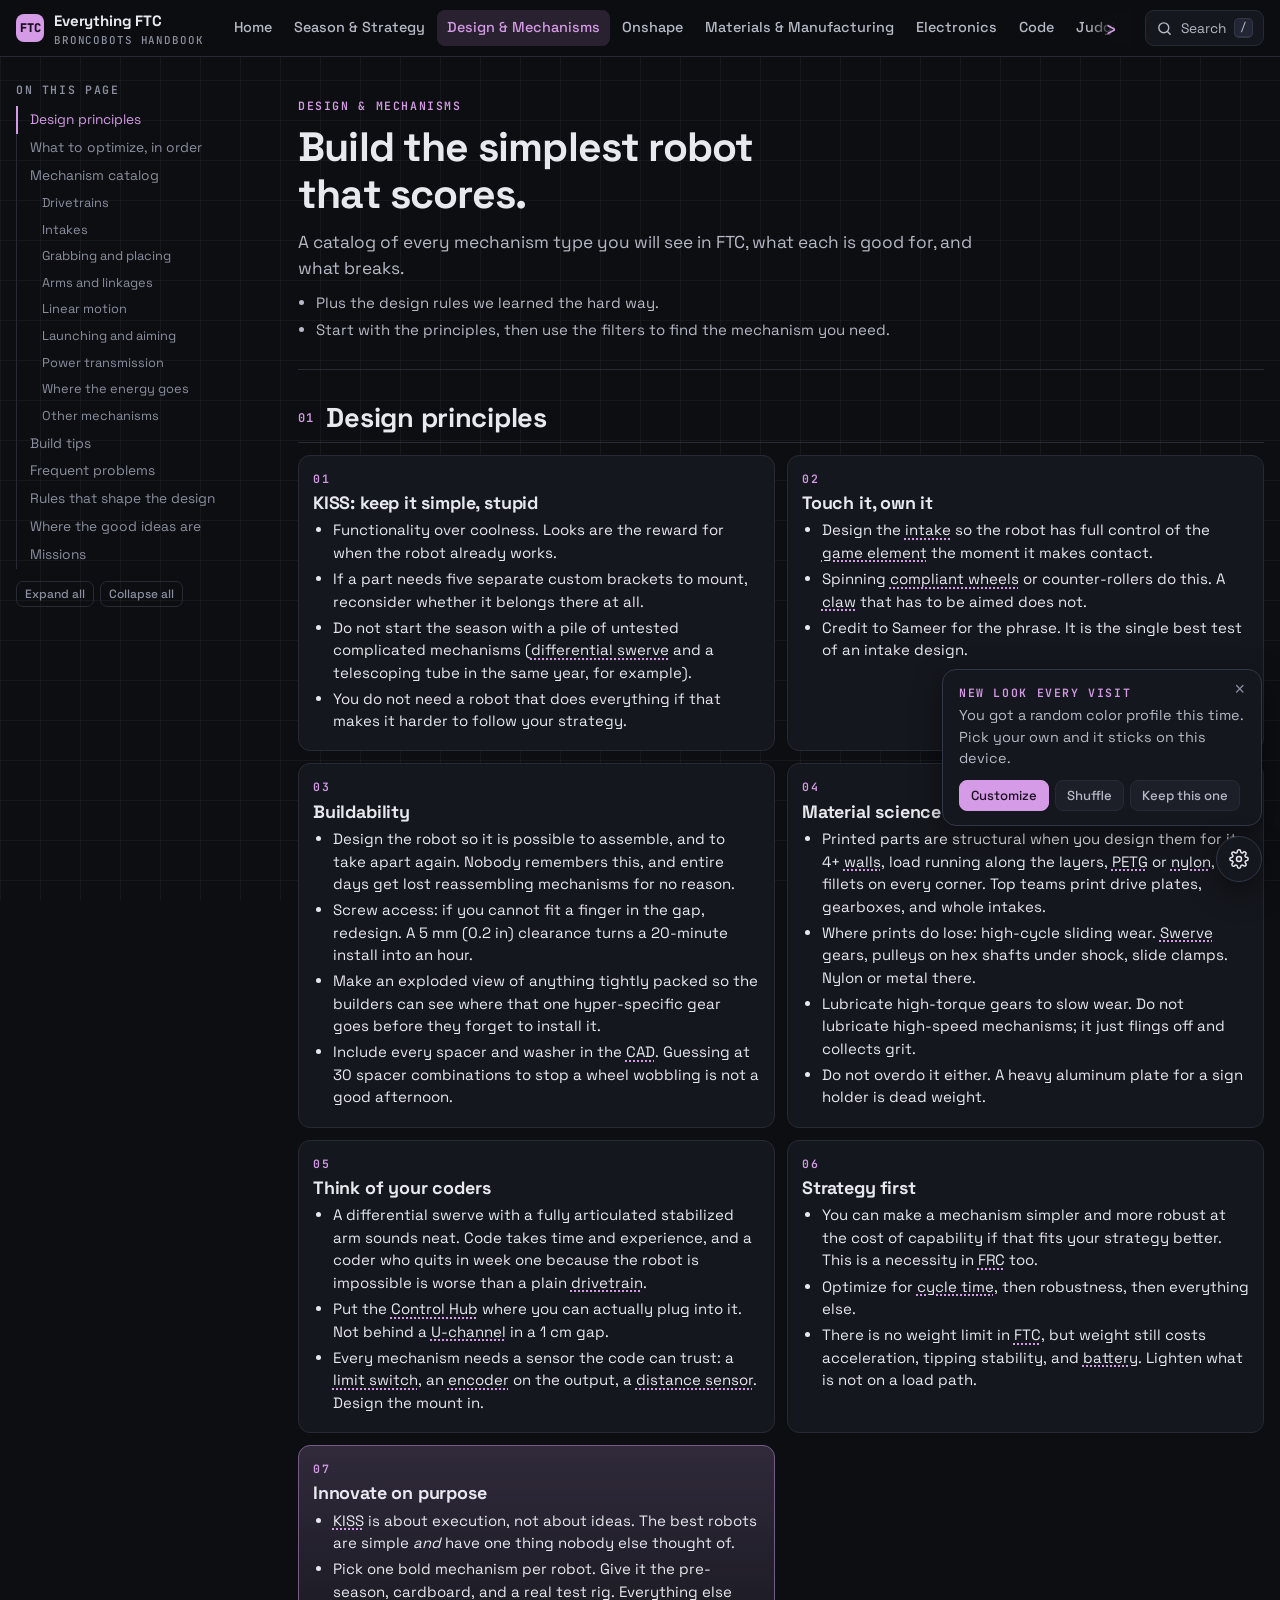
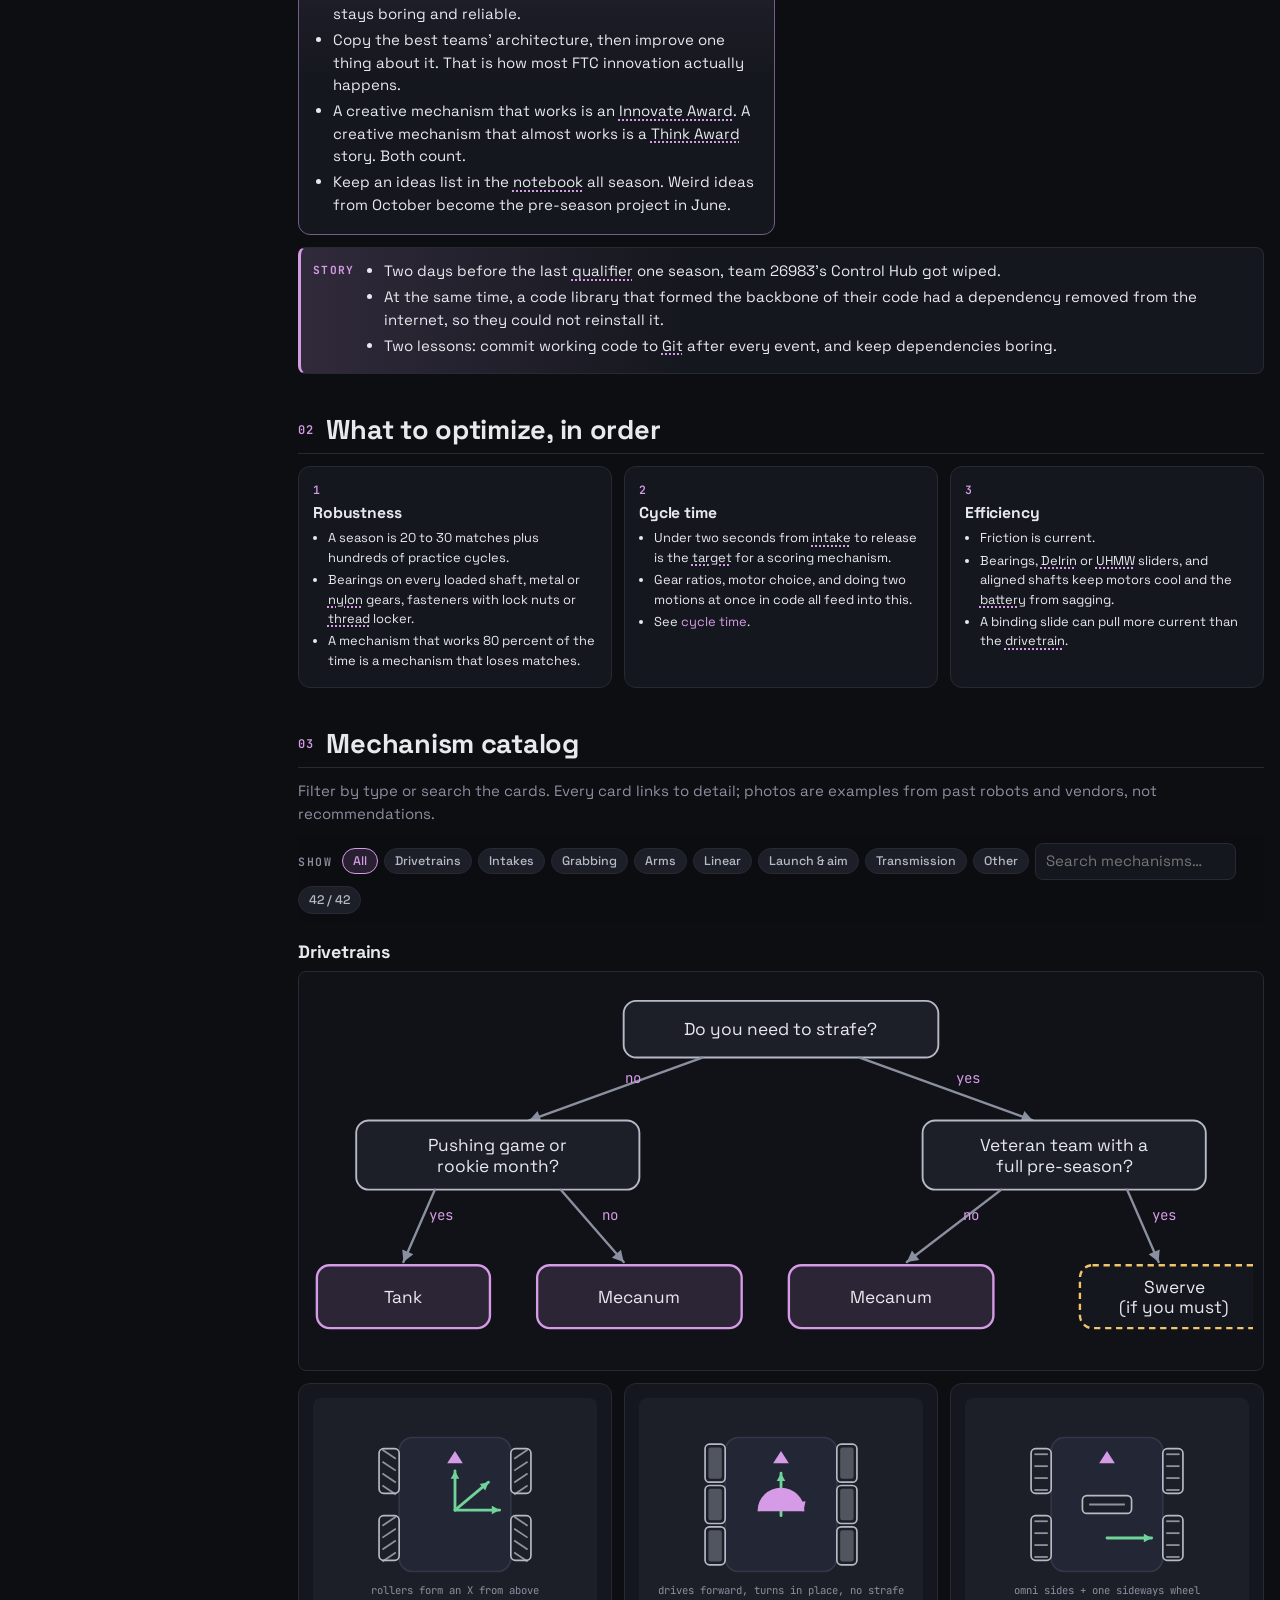
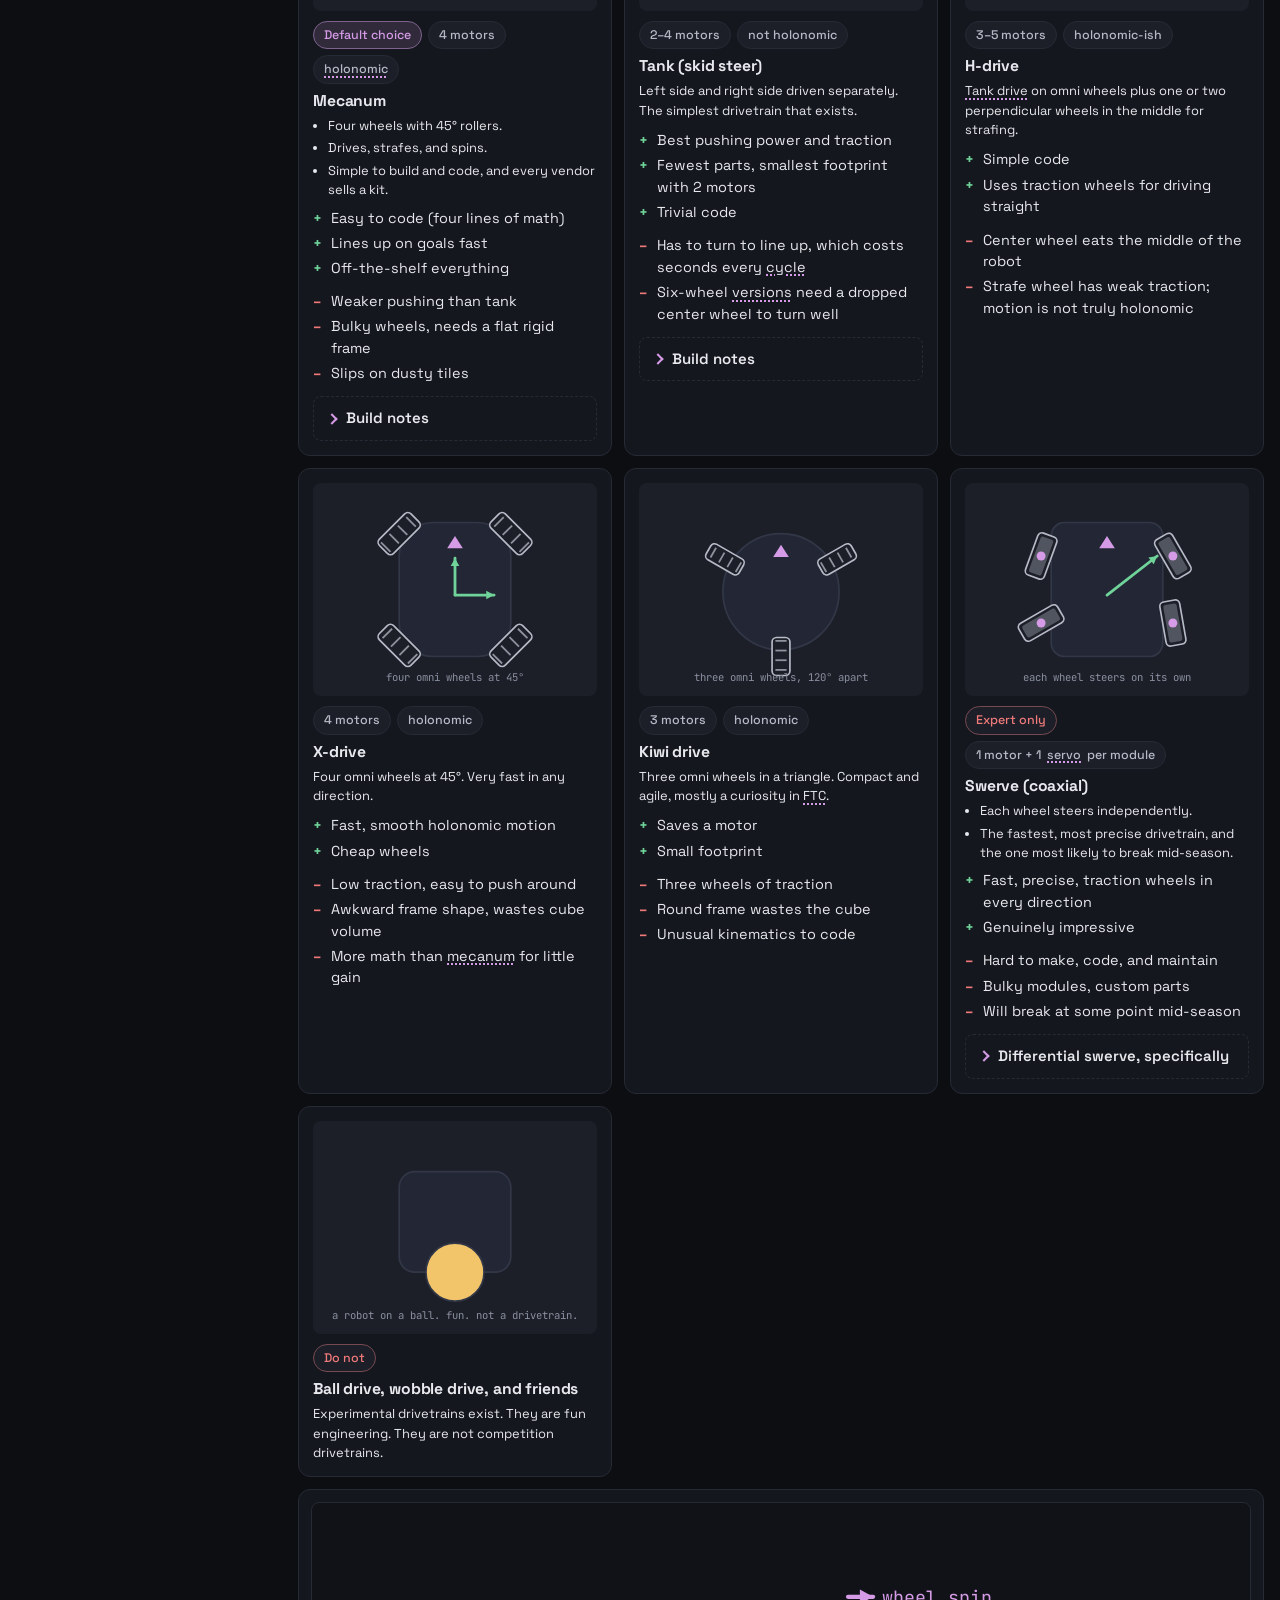
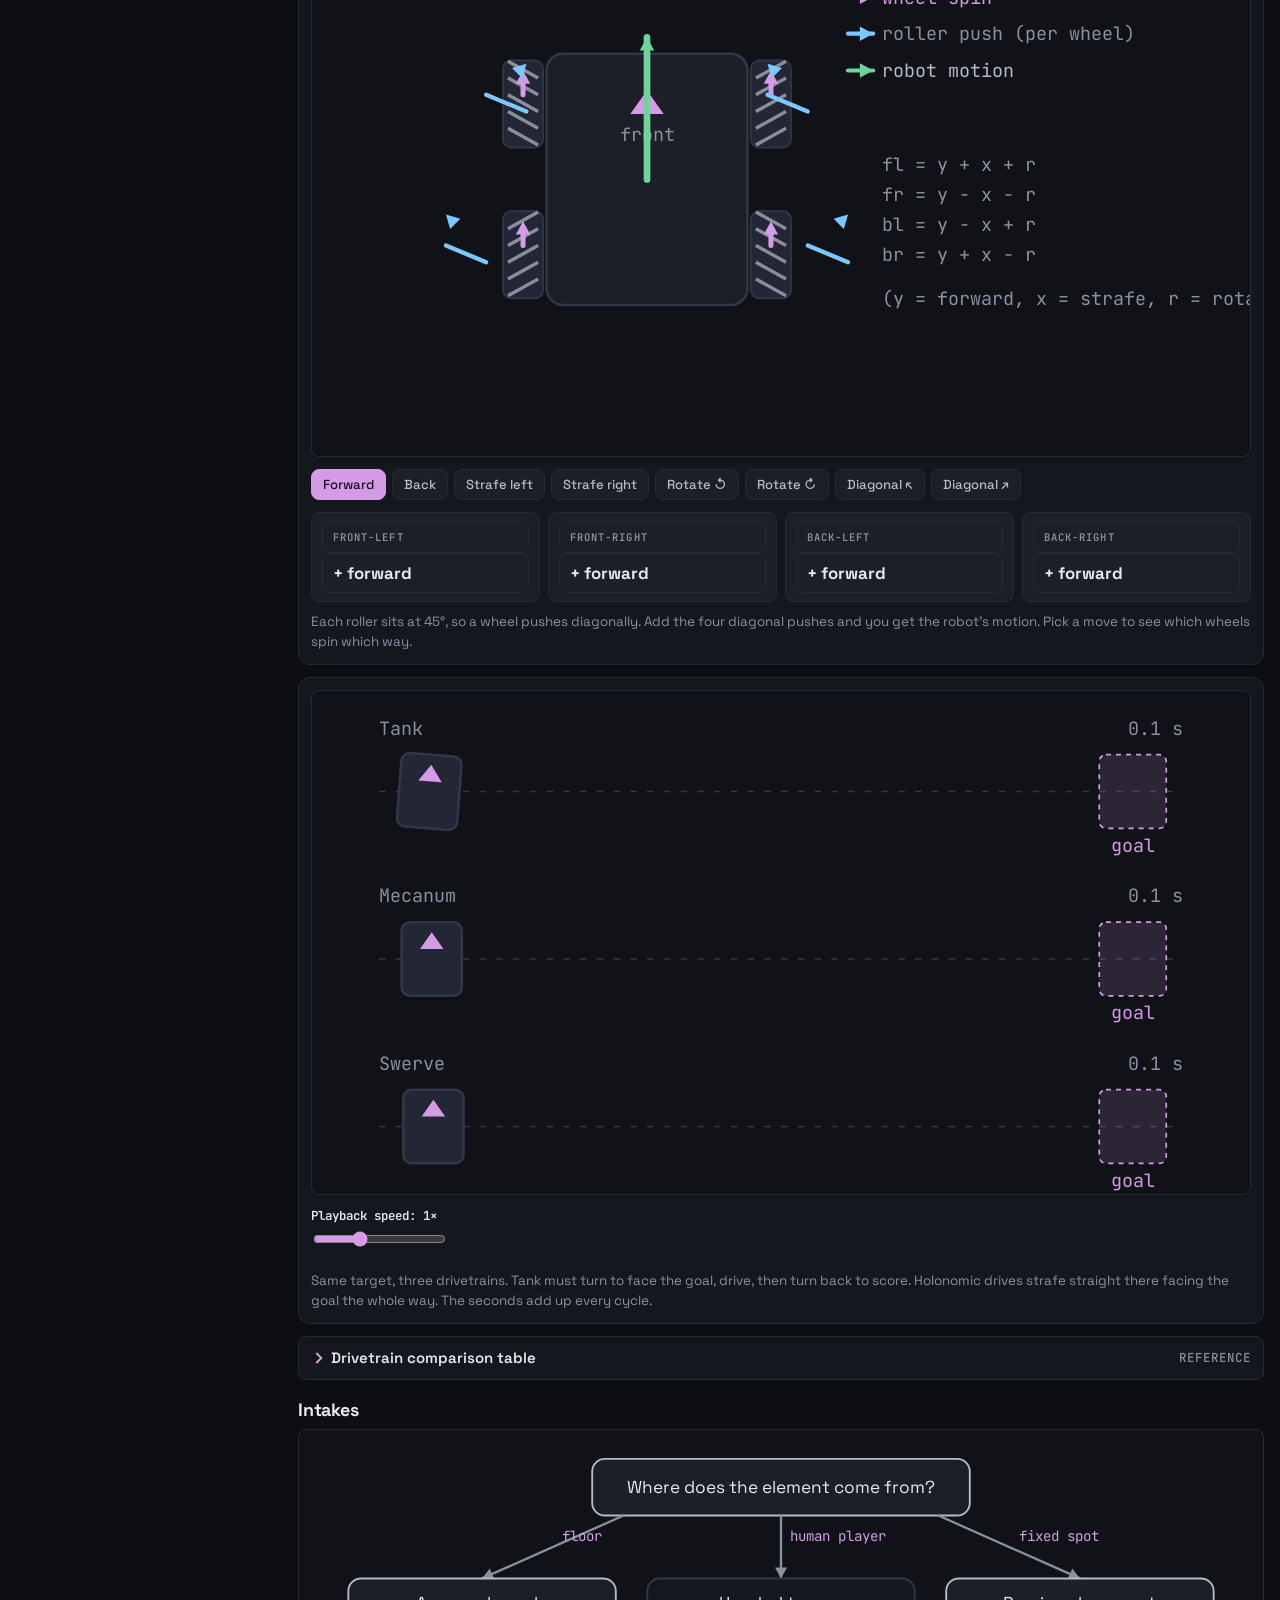
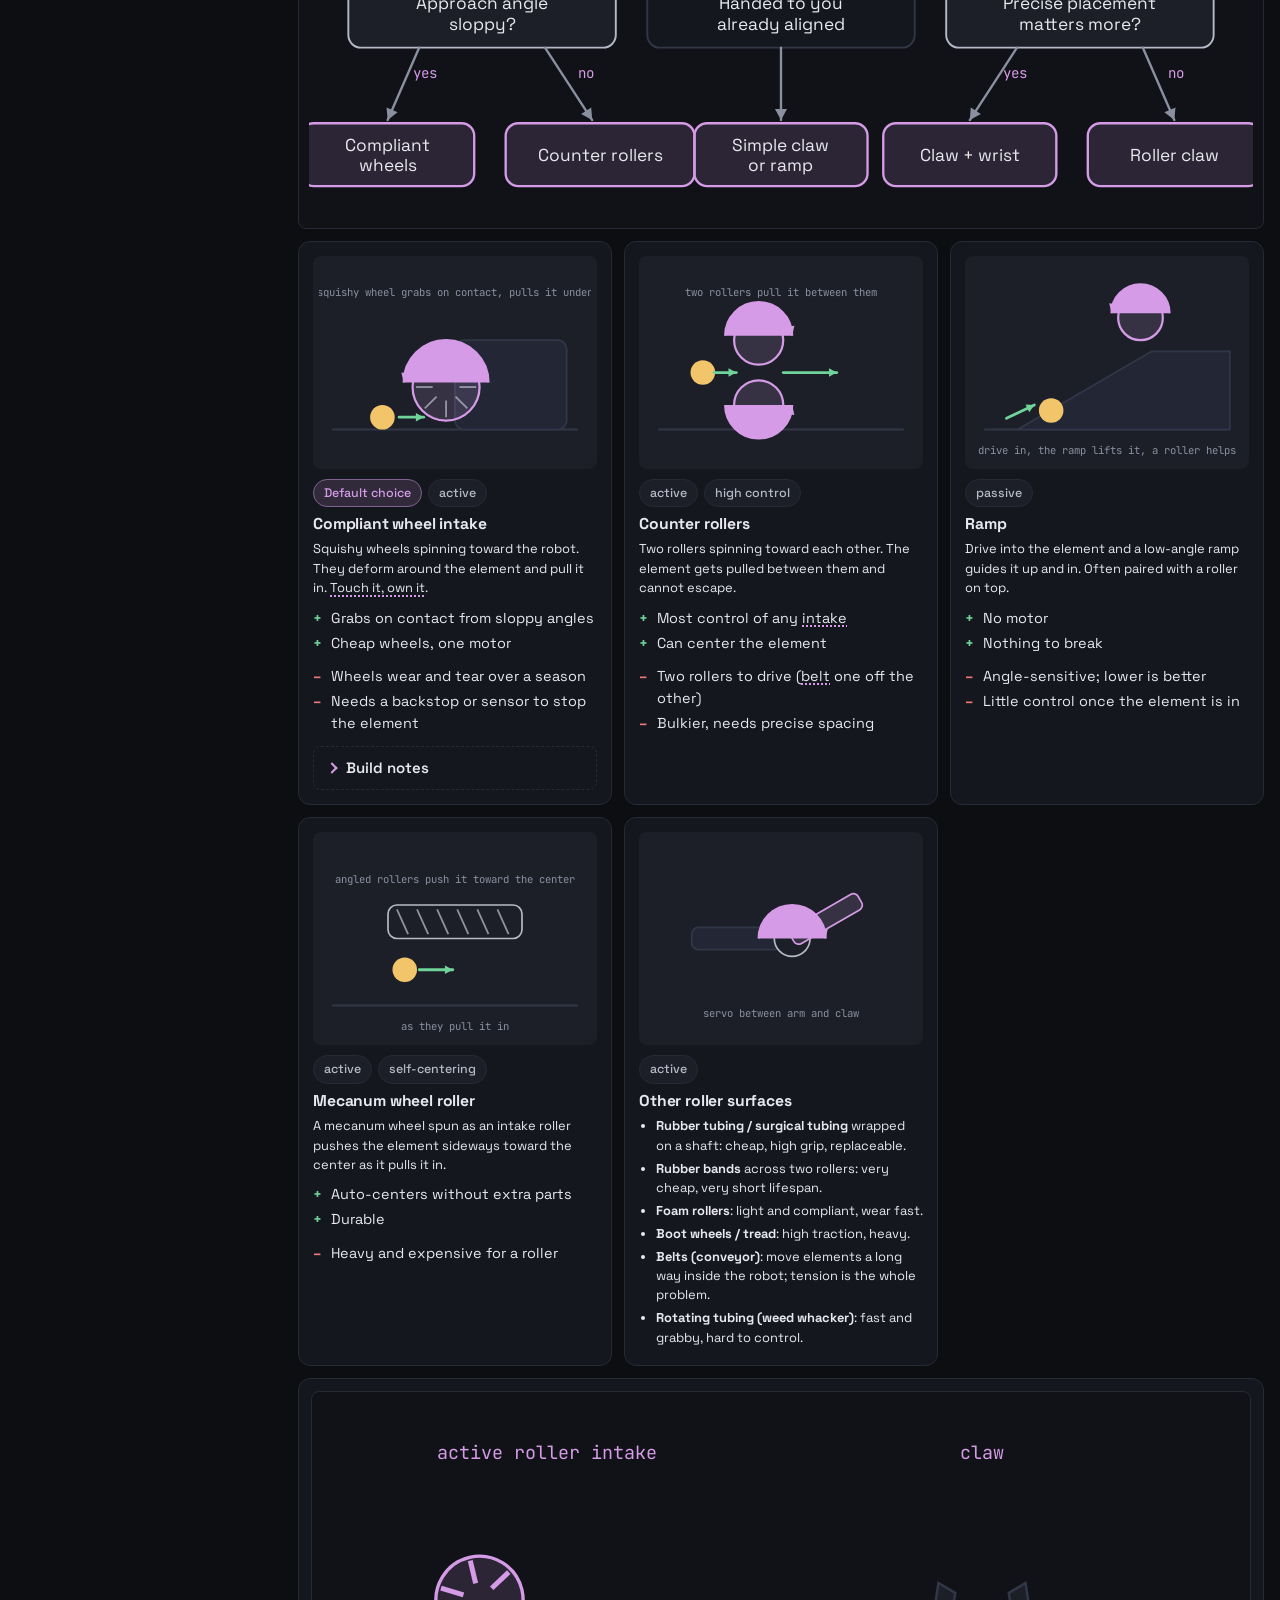
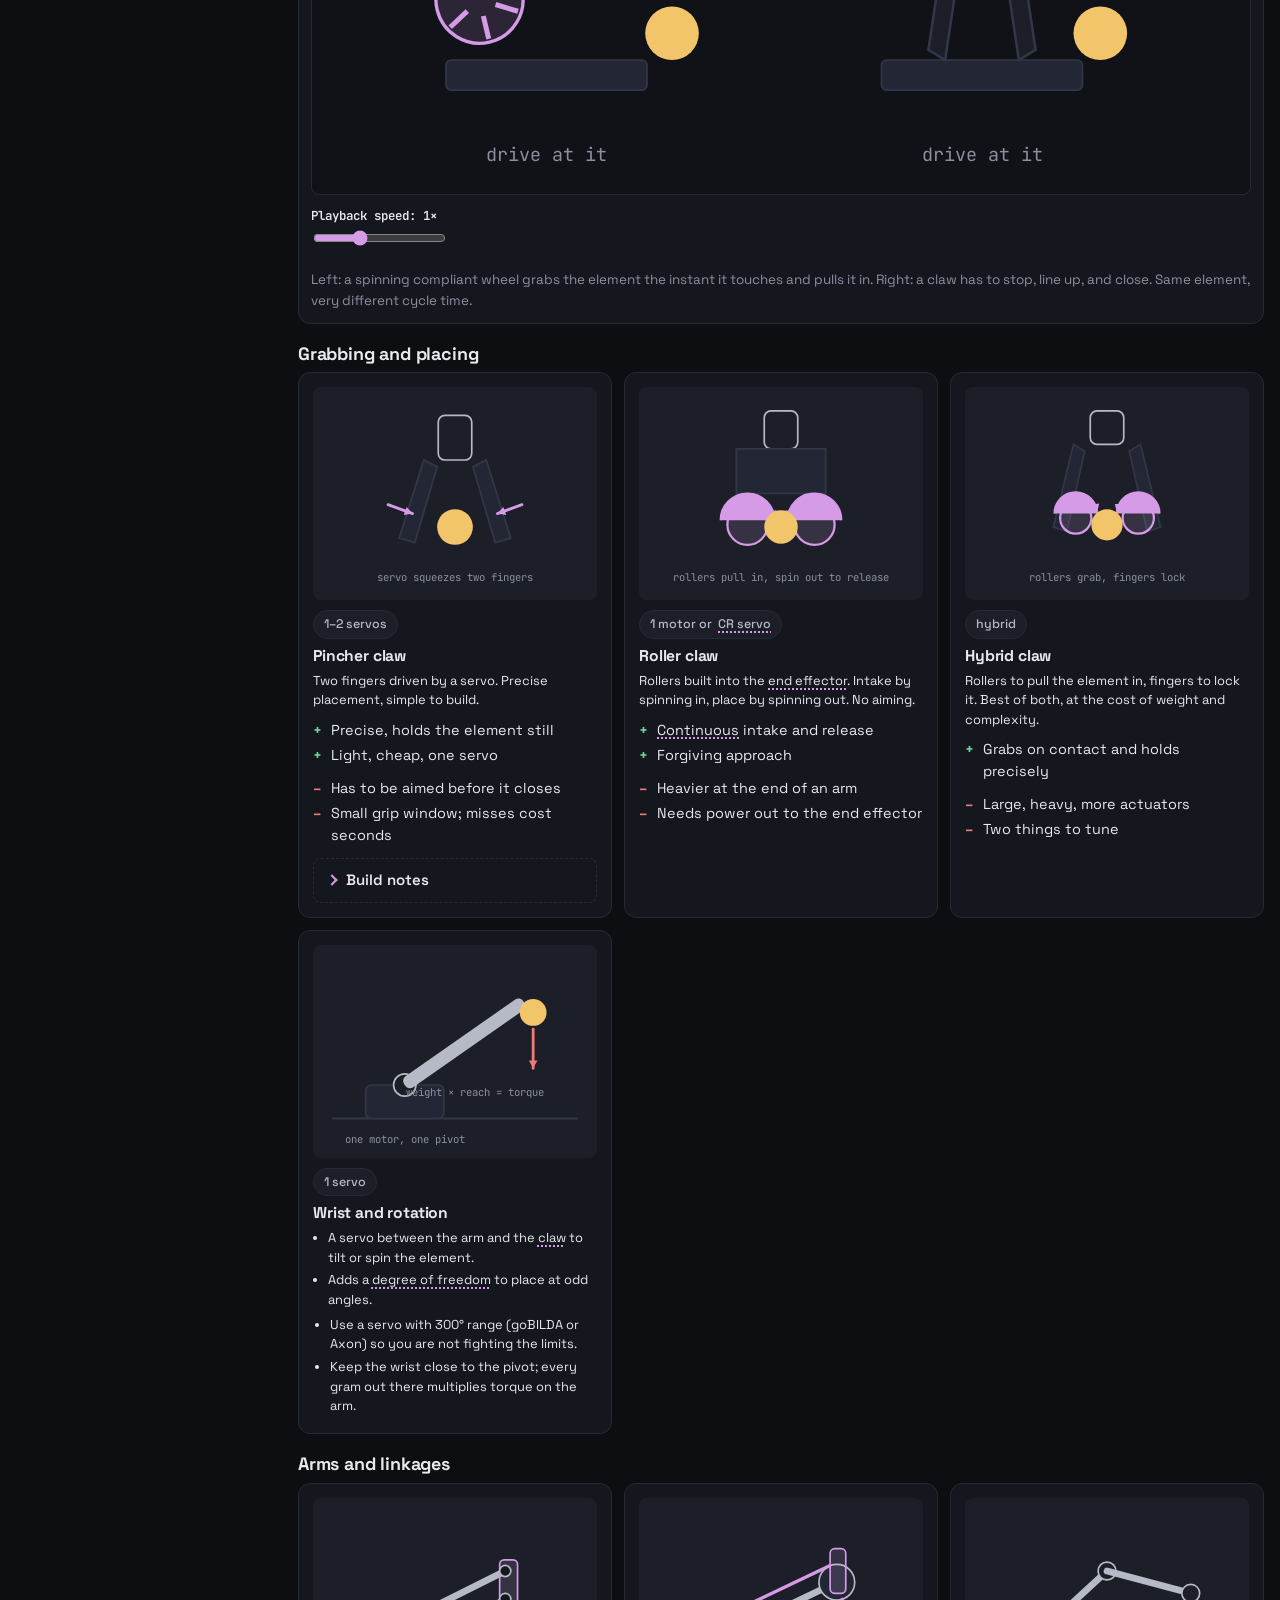
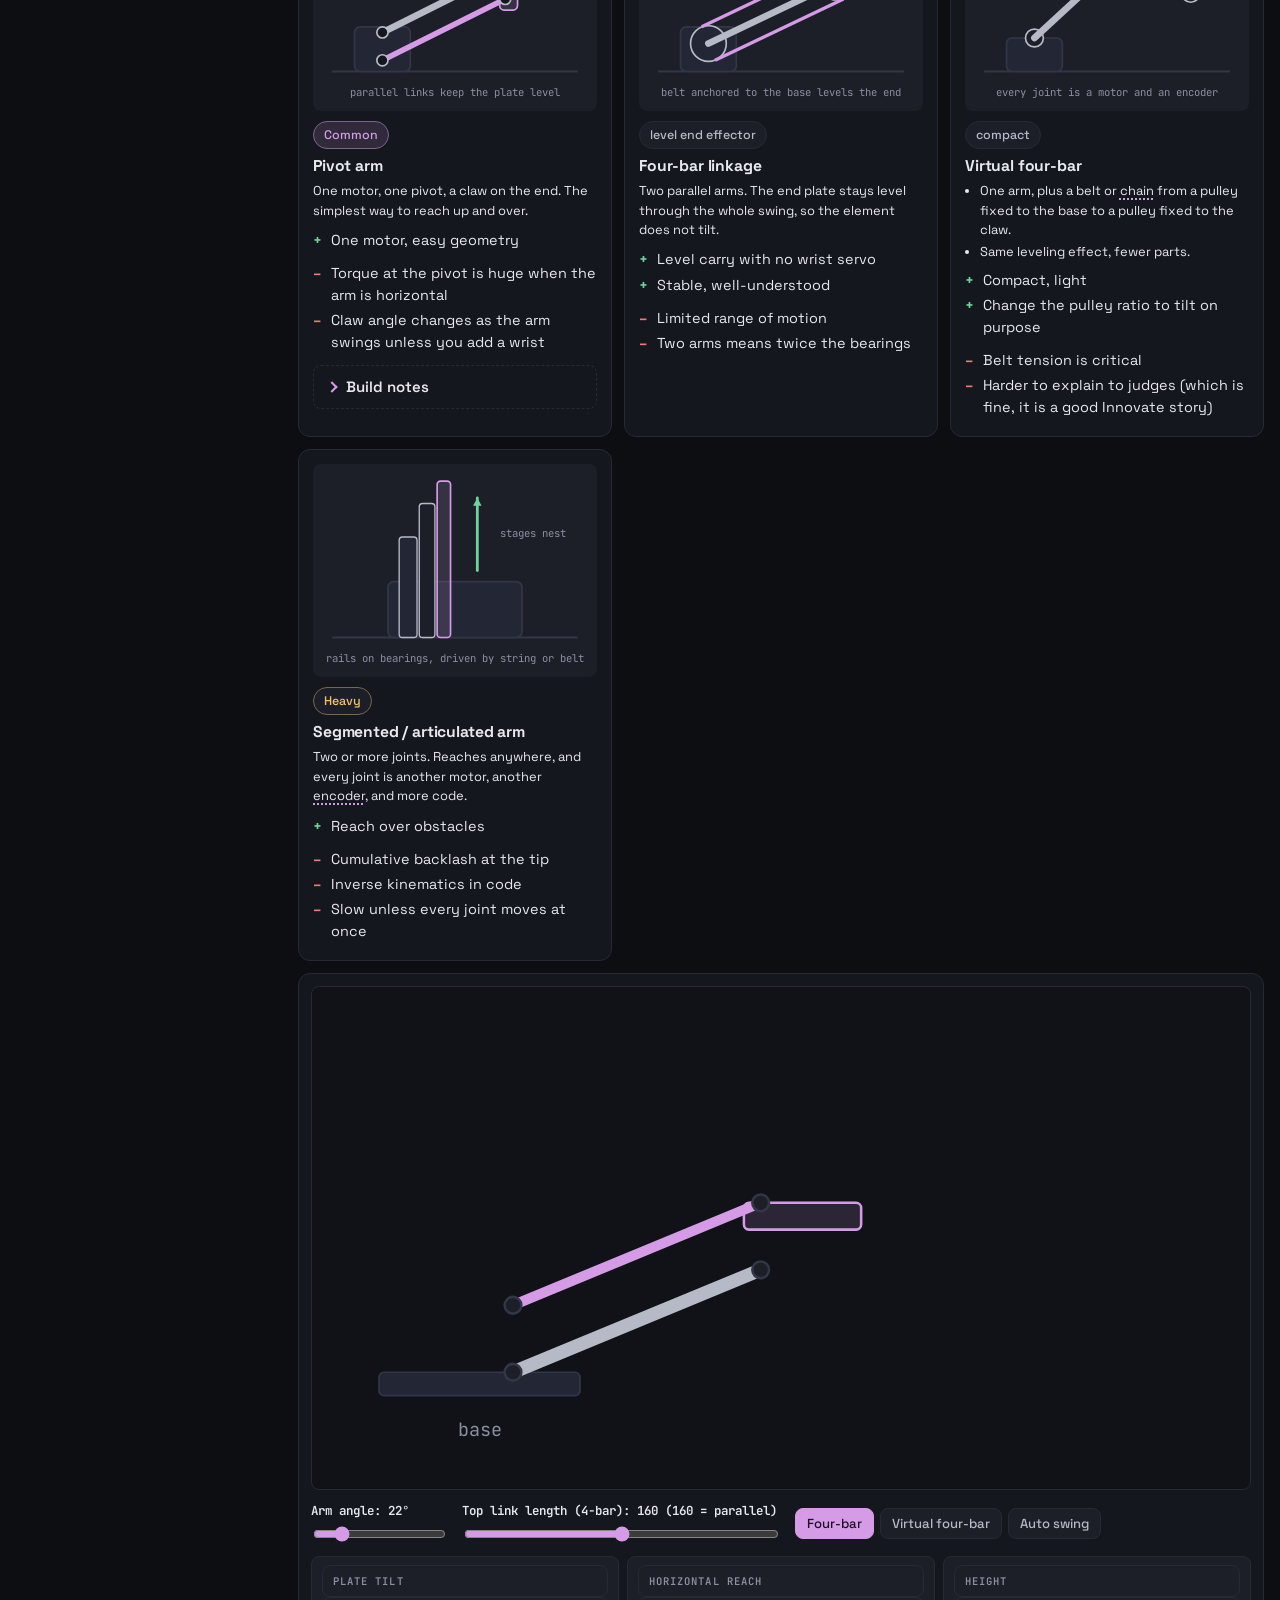
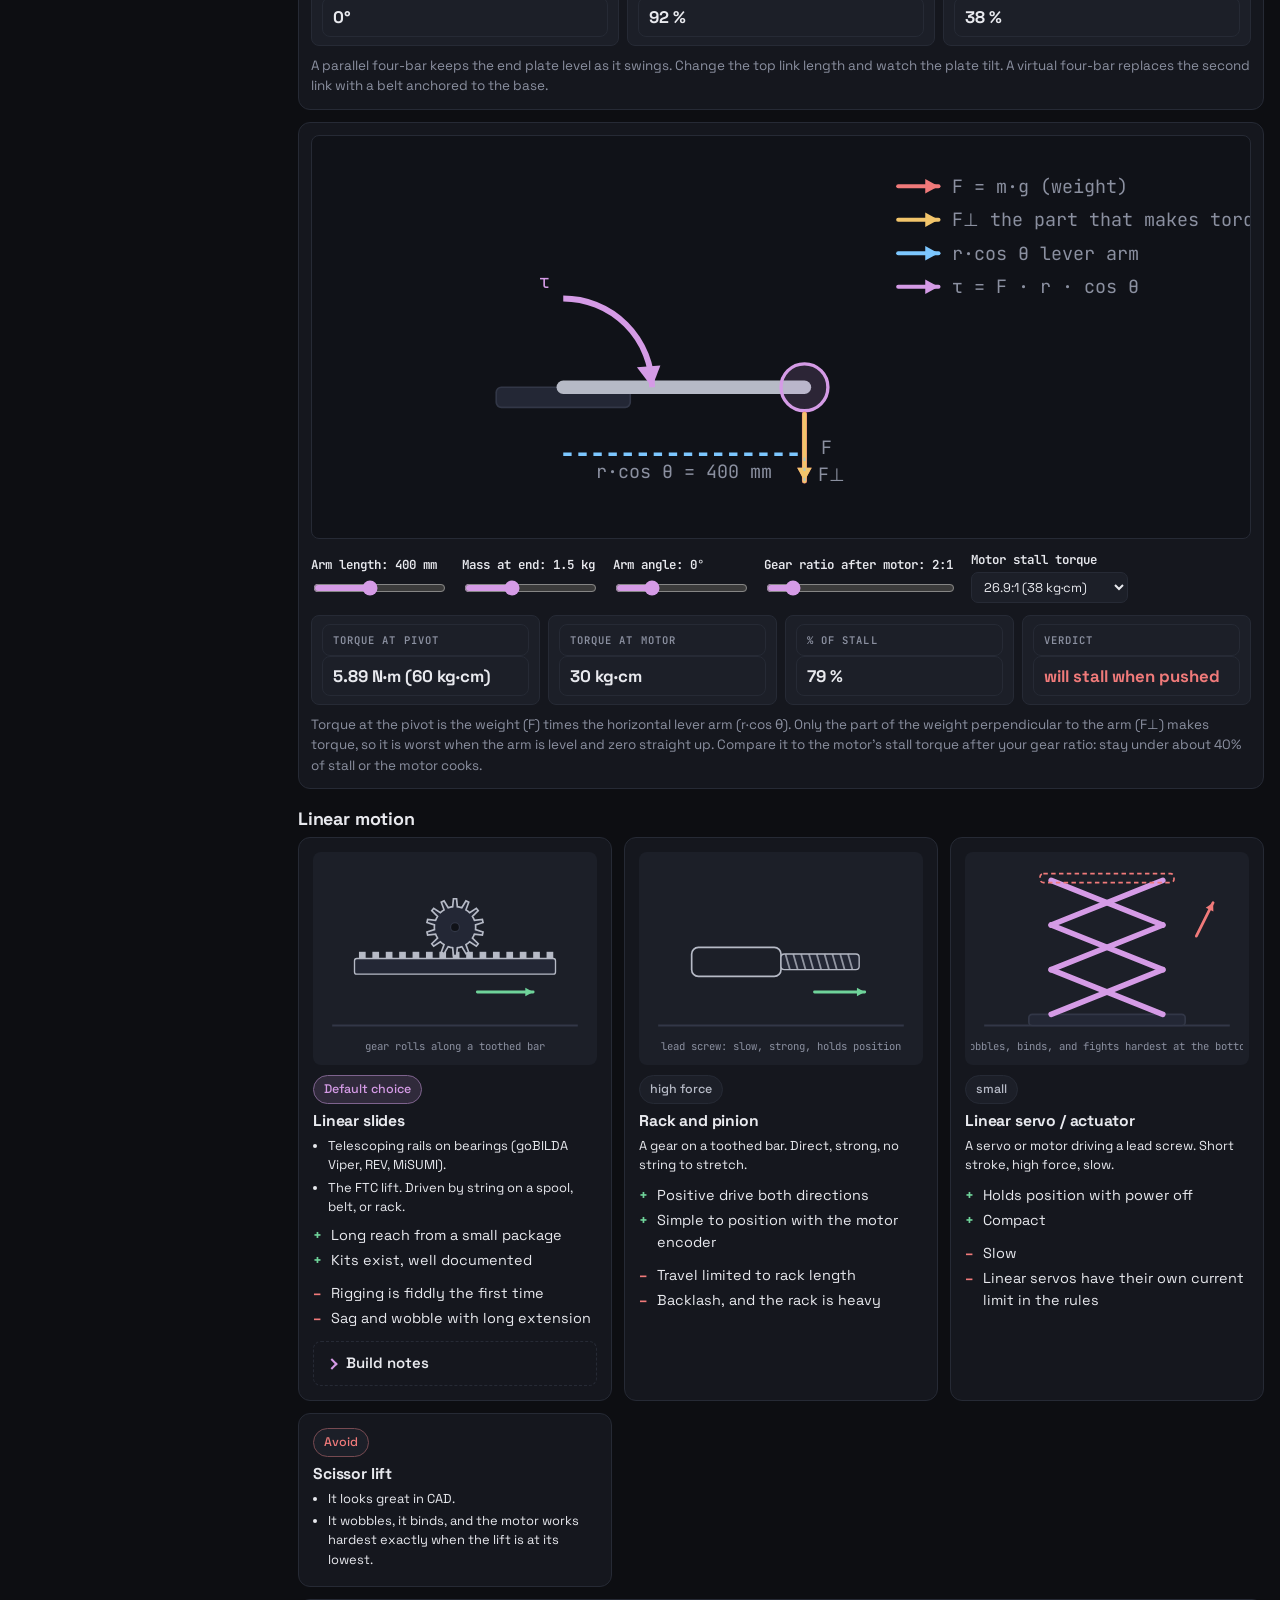
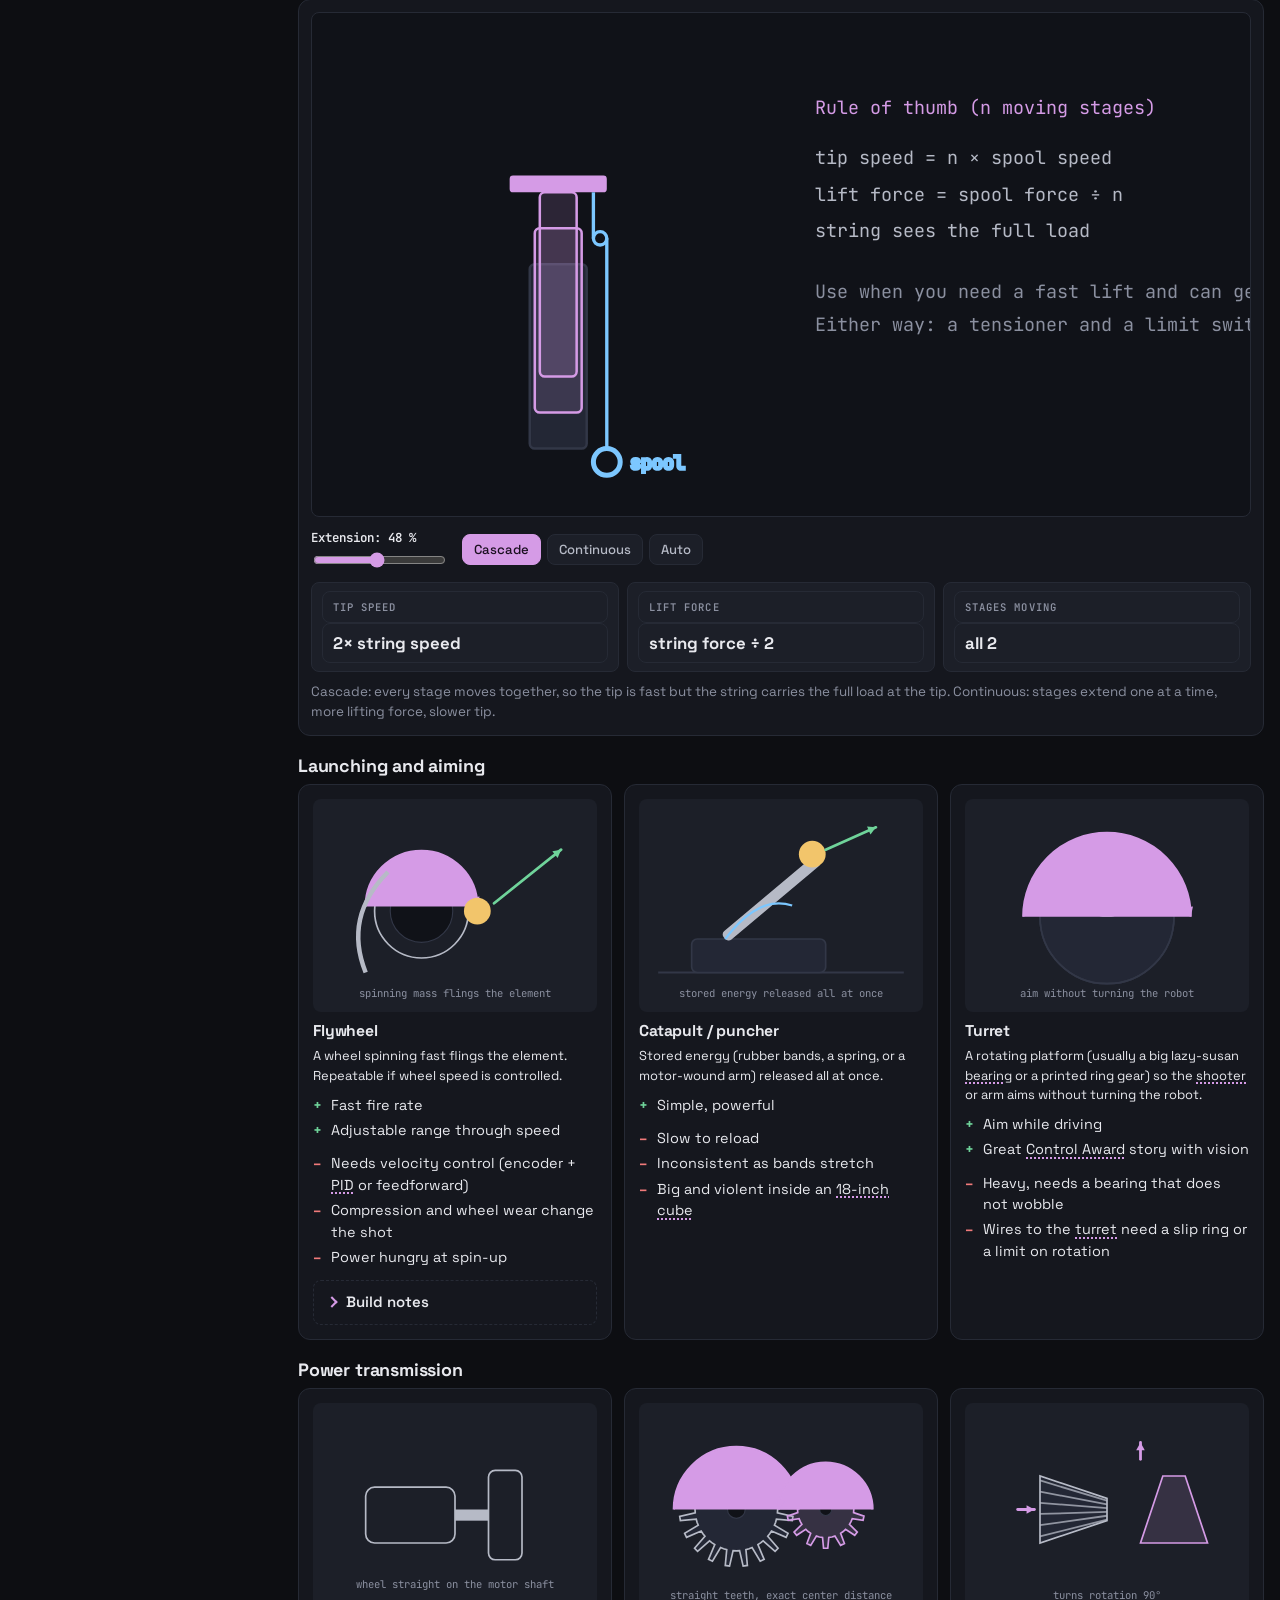
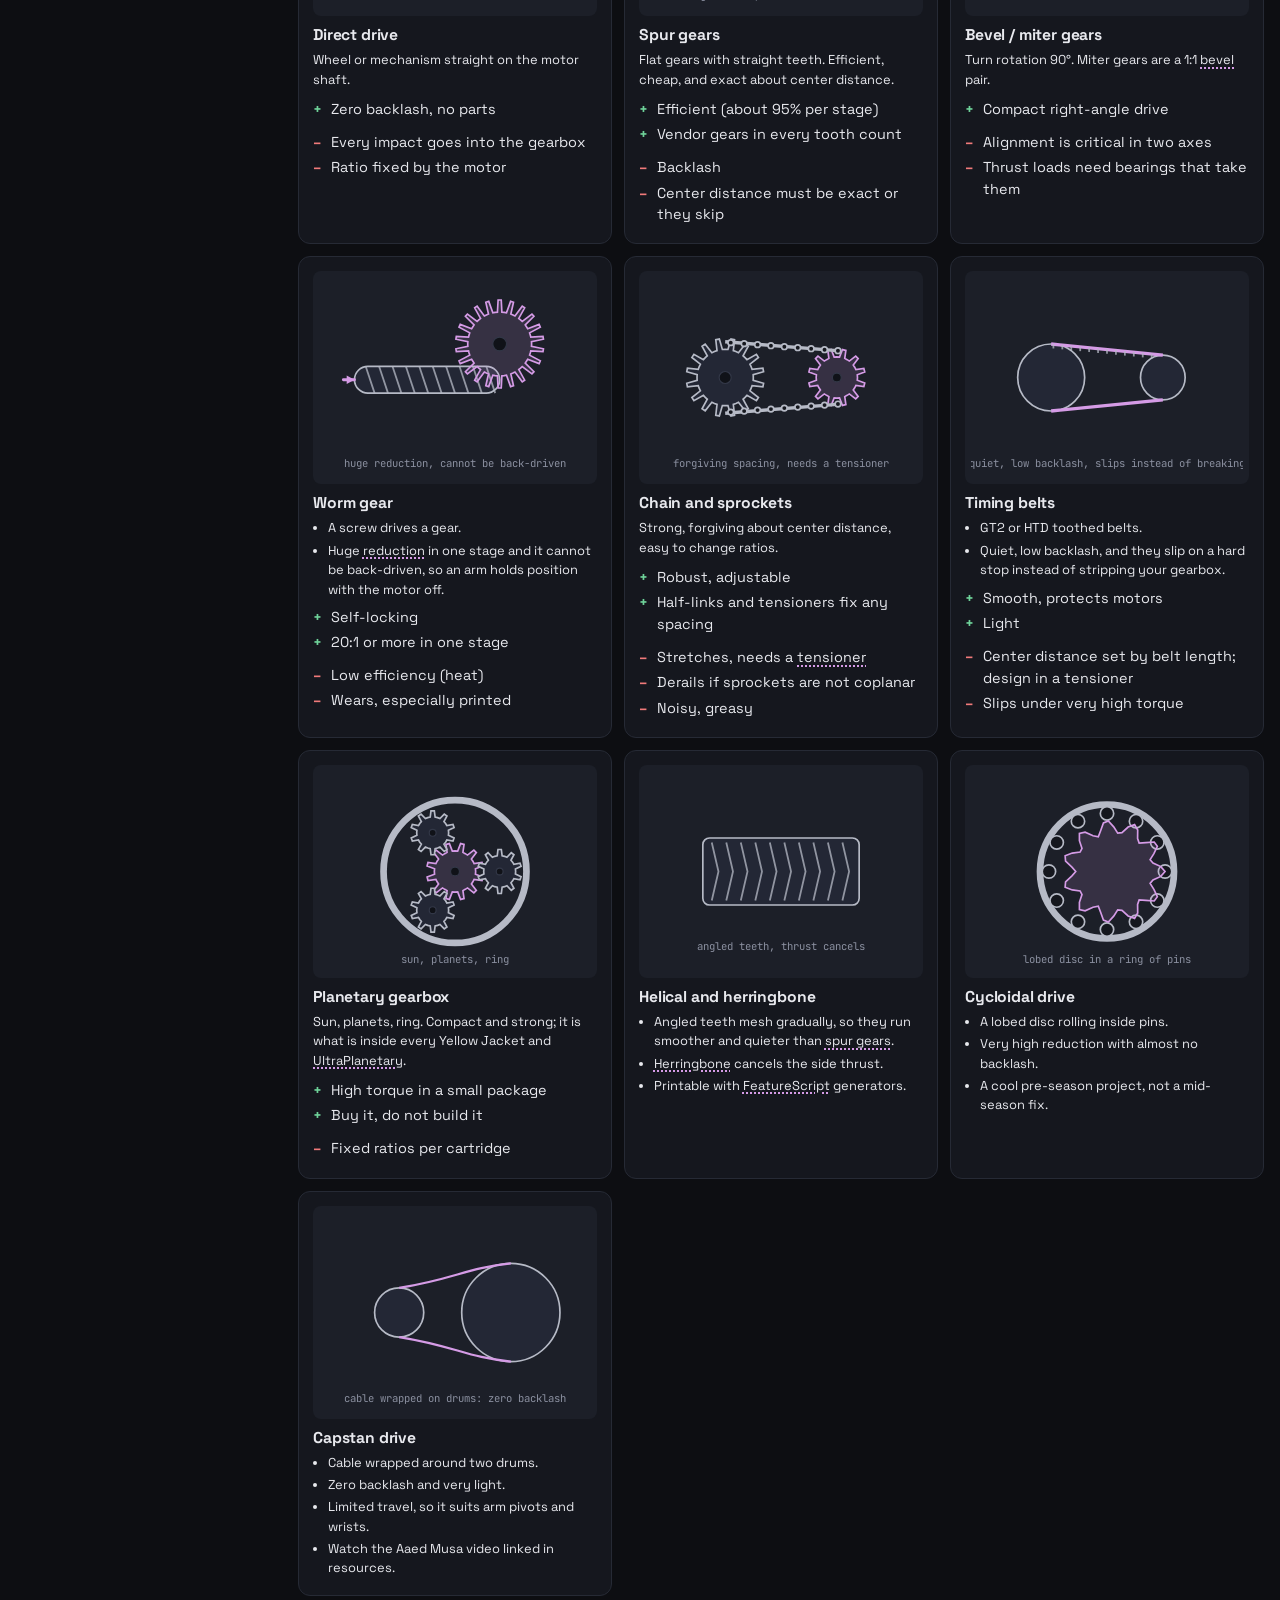
<file: design.html>
<!doctype html>
<html lang="en" data-theme="midnight" data-accent="rose" data-font="grotesk" data-density="comfortable" data-bg="grid">
<head>
<meta charset="utf-8">
<meta name="viewport" content="width=device-width, initial-scale=1">
<title>Design & Mechanisms · Everything FTC</title>
<meta name="description" content="FTC robot design principles and a mechanism catalog: drivetrains, intakes, claws, arms, linear slides, launchers, gearing, and the problems that show up at 1 AM before competition.">
<meta name="color-scheme" content="dark light">
<link rel="icon" href="assets/img/favicon.svg" type="image/svg+xml">
<link rel="preconnect" href="https://fonts.googleapis.com">
<link rel="preconnect" href="https://fonts.gstatic.com" crossorigin>
<link href="https://fonts.googleapis.com/css2?family=Space+Grotesk:wght@400;500;600;700&family=Inter:wght@400;500;600;700&family=JetBrains+Mono:wght@400;500;600&family=Atkinson+Hyperlegible:wght@400;700&family=Source+Serif+4:opsz,wght@8..60,400;8..60,600&display=swap" rel="stylesheet">
<link rel="stylesheet" href="assets/css/style.css">
<script>/* apply saved display settings before first paint */try{var s=JSON.parse(localStorage.getItem('ftc-handbook-settings')||'{}'),d={theme:'midnight',accent:'rose',font:'grotesk',density:'comfortable',bg:'grid'};for(var k in d){document.documentElement.setAttribute('data-'+k,s[k]||d[k]);}}catch(e){}</script>
</head>
<body>
<a class="skip" href="#main">Skip to content</a>
<header class="site-header">
  <div class="header-inner">
    <a class="brand" href="index.html"><span class="brand-mark">FTC</span><span>Everything FTC<small>Broncobots handbook</small></span></a>
    <div class="main-nav-wrap"><nav class="main-nav" id="main-nav" aria-label="Main"></nav></div>
    <div class="header-actions">
      <button class="icon-btn" type="button" data-open-search aria-label="Search"><svg viewBox="0 0 24 24" fill="none" stroke="currentColor" stroke-width="2" stroke-linecap="round"><circle cx="11" cy="11" r="7"/><path d="m20 20-3.5-3.5"/></svg><span class="txt">Search</span><kbd>/</kbd></button>
      <button class="icon-btn menu-btn" type="button" aria-expanded="false" aria-controls="main-nav" aria-label="Menu"><svg viewBox="0 0 24 24" fill="none" stroke="currentColor" stroke-width="2" stroke-linecap="round"><path d="M4 7h16M4 12h16M4 17h16"/></svg></button>
    </div>
  </div>
</header>
<div class="page">
  <aside class="sidebar" aria-label="On this page"></aside>
  <main class="content" id="main">
<div class="hero">
  <span class="eyebrow">Design &amp; Mechanisms</span>
  <h1>Build the simplest robot that scores.</h1>
  <p class="lede">A catalog of every mechanism type you will see in FTC, what each is good for, and what breaks.</p><ul class="lede-list"><li>Plus the design rules we learned the hard way.</li><li>Start with the principles, then use the filters to find the mechanism you need.</li></ul>
</div>

<section id="principles">
  <h2>Design principles</h2>
  <div class="grid cols-2">
    <div class="card">
      <span class="eyebrow">01</span><h3>KISS: keep it simple, stupid</h3>
      <ul>
        <li>Functionality over coolness. Looks are the reward for when the robot already works.</li>
        <li>If a part needs five separate custom brackets to mount, reconsider whether it belongs there at all.</li>
        <li>Do not start the season with a pile of untested complicated mechanisms (differential swerve and a telescoping tube in the same year, for example).</li>
        <li>You do not need a robot that does everything if that makes it harder to follow your strategy.</li>
      </ul>
    </div>
    <div class="card">
      <span class="eyebrow">02</span><h3>Touch it, own it</h3>
      <ul>
        <li>Design the intake so the robot has full control of the game element the moment it makes contact.</li>
        <li>Spinning compliant wheels or counter-rollers do this. A claw that has to be aimed does not.</li>
        <li>Credit to Sameer for the phrase. It is the single best test of an intake design.</li>
      </ul>
    </div>
    <div class="card">
      <span class="eyebrow">03</span><h3>Buildability</h3>
      <ul>
        <li>Design the robot so it is possible to assemble, and to take apart again. Nobody remembers this, and entire days get lost reassembling mechanisms for no reason.</li>
        <li>Screw access: if you cannot fit a finger in the gap, redesign. A 5 mm (0.2 in) clearance turns a 20-minute install into an hour.</li>
        <li>Make an exploded view of anything tightly packed so the builders can see where that one hyper-specific gear goes before they forget to install it.</li>
        <li>Include every spacer and washer in the CAD. Guessing at 30 spacer combinations to stop a wheel wobbling is not a good afternoon.</li>
      </ul>
    </div>
    <div class="card">
      <span class="eyebrow">04</span><h3>Material science</h3>
      <ul>
        <li>Printed parts are structural when you design them for it: 4+ walls, load running along the layers, PETG or nylon, fillets on every corner. Top teams print drive plates, gearboxes, and whole intakes.</li>
        <li>Where prints do lose: high-cycle sliding wear. Swerve gears, pulleys on hex shafts under shock, slide clamps. Nylon or metal there.</li>
        <li>Lubricate high-torque gears to slow wear. Do not lubricate high-speed mechanisms; it just flings off and collects grit.</li>
        <li>Do not overdo it either. A heavy aluminum plate for a sign holder is dead weight.</li>
      </ul>
    </div>
    <div class="card">
      <span class="eyebrow">05</span><h3>Think of your coders</h3>
      <ul>
        <li>A differential swerve with a fully articulated stabilized arm sounds neat. Code takes time and experience, and a coder who quits in week one because the robot is impossible is worse than a plain drivetrain.</li>
        <li>Put the Control Hub where you can actually plug into it. Not behind a U-channel in a 1 cm gap.</li>
        <li>Every mechanism needs a sensor the code can trust: a limit switch, an encoder on the output, a distance sensor. Design the mount in.</li>
      </ul>
    </div>
    <div class="card">
      <span class="eyebrow">06</span><h3>Strategy first</h3>
      <ul>
        <li>You can make a mechanism simpler and more robust at the cost of capability if that fits your strategy better. This is a necessity in FRC too.</li>
        <li>Optimize for cycle time, then robustness, then everything else.</li>
        <li>There is no weight limit in FTC, but weight still costs acceleration, tipping stability, and battery. Lighten what is not on a load path.</li>
      </ul>
    </div>
    <div class="card accent">
      <span class="eyebrow">07</span><h3>Innovate on purpose</h3>
      <ul>
        <li>KISS is about execution, not about ideas. The best robots are simple <em>and</em> have one thing nobody else thought of.</li>
        <li>Pick one bold mechanism per robot. Give it the pre-season, cardboard, and a real test rig. Everything else stays boring and reliable.</li>
        <li>Copy the best teams' architecture, then improve one thing about it. That is how most FTC innovation actually happens.</li>
        <li>A creative mechanism that works is an Innovate Award. A creative mechanism that almost works is a Think Award story. Both count.</li>
        <li>Keep an ideas list in the notebook all season. Weird ideas from October become the pre-season project in June.</li>
      </ul>
    </div>
  </div>
  <div class="callout story"><span class="ico">Story</span><div><ul><li>Two days before the last qualifier one season, team 26983's Control Hub got wiped.</li><li>At the same time, a code library that formed the backbone of their code had a dependency removed from the internet, so they could not reinstall it.</li><li>Two lessons: commit working code to Git after every event, and keep dependencies boring.</li></ul></div></div>
</section>

<section id="priorities">
  <h2>What to optimize, in order</h2>
  <div class="grid cols-3">
    <div class="card"><span class="eyebrow">1</span><h4>Robustness</h4><ul class="small compact"><li>A season is 20 to 30 matches plus hundreds of practice cycles.</li><li>Bearings on every loaded shaft, metal or nylon gears, fasteners with lock nuts or thread locker.</li><li>A mechanism that works 80 percent of the time is a mechanism that loses matches.</li></ul></div>
    <div class="card"><span class="eyebrow">2</span><h4>Cycle time</h4><ul class="small compact"><li>Under two seconds from intake to release is the target for a scoring mechanism.</li><li>Gear ratios, motor choice, and doing two motions at once in code all feed into this.</li><li>See <a href="season.html#cycle">cycle time</a>.</li></ul></div>
    <div class="card"><span class="eyebrow">3</span><h4>Efficiency</h4><ul class="small compact"><li>Friction is current.</li><li>Bearings, Delrin or UHMW sliders, and aligned shafts keep motors cool and the battery from sagging.</li><li>A binding slide can pull more current than the drivetrain.</li></ul></div>
  </div>
</section>

<section id="catalog">
  <h2>Mechanism catalog</h2>
  <p class="muted">Filter by type or search the cards. Every card links to detail; photos are examples from past robots and vendors, not recommendations.</p>
  <div class="filterbar" data-filterbar=".mech">
    <span class="label">Show</span>
    <button class="chip" type="button" data-filter="all" aria-pressed="true">All</button>
    <button class="chip" type="button" data-filter="drivetrain">Drivetrains</button>
    <button class="chip" type="button" data-filter="intake">Intakes</button>
    <button class="chip" type="button" data-filter="grab">Grabbing</button>
    <button class="chip" type="button" data-filter="arm">Arms</button>
    <button class="chip" type="button" data-filter="linear">Linear</button>
    <button class="chip" type="button" data-filter="launch">Launch &amp; aim</button>
    <button class="chip" type="button" data-filter="transmission">Transmission</button>
    <button class="chip" type="button" data-filter="other">Other</button>
    <input type="search" placeholder="Search mechanisms…" aria-label="Search mechanisms">
    <span class="chip" data-count></span>
  </div>

  <h3 id="drivetrains">Drivetrains</h3>
  <div class="graphic wide" data-graphic="map-drivetrain"></div>
  <div class="grid">
    <div class="card mech" data-tags="drivetrain">
      <div class="fig graphic" data-graphic="mecanum-drive"></div>
      <div class="chips"><span class="chip acc">Default choice</span><span class="chip">4 motors</span><span class="chip">holonomic</span></div>
      <h4>Mecanum</h4>
      <ul class="small compact"><li>Four wheels with 45° rollers.</li><li>Drives, strafes, and spins.</li><li>Simple to build and code, and every vendor sells a kit.</li></ul>
      <div class="procon"><div class="pro"><ul><li>Easy to code (four lines of math)</li><li>Lines up on goals fast</li><li>Off-the-shelf everything</li></ul></div><div class="con"><ul><li>Weaker pushing than tank</li><li>Bulky wheels, needs a flat rigid frame</li><li>Slips on dusty tiles</li></ul></div></div>
      <details class="more quiet"><summary>Build notes</summary><div class="body"><ul><li>Roller pattern must form an X when viewed from the top. Get one wheel backwards and it will not strafe.</li><li>All four wheels must touch the floor. A twisted frame lifts one wheel and the robot crabs. Rigid chassis or a flexible mount.</li><li>Gear for about 1 to 1.5 m/s (3–5 ft/s) free speed. The 312 rpm Yellow Jacket on 96 mm wheels is the common starting point.</li><li>Keep the center of mass low and centered so strafing does not lift a corner.</li></ul></div></details>
    </div>
    <div class="card mech" data-tags="drivetrain">
      <div class="fig graphic" data-graphic="tank-drive"></div>
      <div class="chips"><span class="chip">2–4 motors</span><span class="chip">not holonomic</span></div>
      <h4>Tank (skid steer)</h4>
      <p class="small">Left side and right side driven separately. The simplest drivetrain that exists.</p>
      <div class="procon"><div class="pro"><ul><li>Best pushing power and traction</li><li>Fewest parts, smallest footprint with 2 motors</li><li>Trivial code</li></ul></div><div class="con"><ul><li>Has to turn to line up, which costs seconds every cycle</li><li>Six-wheel versions need a dropped center wheel to turn well</li></ul></div></div>
      <details class="more quiet"><summary>Build notes</summary><div class="body"><ul><li>Four traction wheels on a rectangle will fight you when turning. Use omni wheels on the corners or drop the center wheel about 3 mm (1/8 in).</li><li>Good choice for a rookie team's first month or a defensive strategy.</li></ul></div></details>
    </div>
    <div class="card mech" data-tags="drivetrain">
      <div class="fig graphic" data-graphic="h-drive"></div>
      <div class="chips"><span class="chip">3–5 motors</span><span class="chip">holonomic-ish</span></div>
      <h4>H-drive</h4>
      <p class="small">Tank drive on omni wheels plus one or two perpendicular wheels in the middle for strafing.</p>
      <div class="procon"><div class="pro"><ul><li>Simple code</li><li>Uses traction wheels for driving straight</li></ul></div><div class="con"><ul><li>Center wheel eats the middle of the robot</li><li>Strafe wheel has weak traction; motion is not truly holonomic</li></ul></div></div>
    </div>
    <div class="card mech" data-tags="drivetrain">
      <div class="fig graphic" data-graphic="x-drive"></div>
      <div class="chips"><span class="chip">4 motors</span><span class="chip">holonomic</span></div>
      <h4>X-drive</h4>
      <p class="small">Four omni wheels at 45°. Very fast in any direction.</p>
      <div class="procon"><div class="pro"><ul><li>Fast, smooth holonomic motion</li><li>Cheap wheels</li></ul></div><div class="con"><ul><li>Low traction, easy to push around</li><li>Awkward frame shape, wastes cube volume</li><li>More math than mecanum for little gain</li></ul></div></div>
    </div>
    <div class="card mech" data-tags="drivetrain">
      <div class="fig graphic" data-graphic="kiwi-drive"></div>
      <div class="chips"><span class="chip">3 motors</span><span class="chip">holonomic</span></div>
      <h4>Kiwi drive</h4>
      <p class="small">Three omni wheels in a triangle. Compact and agile, mostly a curiosity in FTC.</p>
      <div class="procon"><div class="pro"><ul><li>Saves a motor</li><li>Small footprint</li></ul></div><div class="con"><ul><li>Three wheels of traction</li><li>Round frame wastes the cube</li><li>Unusual kinematics to code</li></ul></div></div>
    </div>
    <div class="card mech" data-tags="drivetrain">
      <div class="fig graphic" data-graphic="swerve-drive"></div>
      <div class="chips"><span class="chip bad">Expert only</span><span class="chip">1 motor + 1 servo per module</span></div>
      <h4>Swerve (coaxial)</h4>
      <ul class="small compact"><li>Each wheel steers independently.</li><li>The fastest, most precise drivetrain, and the one most likely to break mid-season.</li></ul>
      <div class="procon"><div class="pro"><ul><li>Fast, precise, traction wheels in every direction</li><li>Genuinely impressive</li></ul></div><div class="con"><ul><li>Hard to make, code, and maintain</li><li>Bulky modules, custom parts</li><li>Will break at some point mid-season</li></ul></div></div>
      <details class="more quiet"><summary>Differential swerve, specifically</summary><div class="body"><ul><li>Two motors per module drive a differential: same direction steers, opposite directions drive. Uses your motor budget fast (eight motors for four modules).</li><li>Needs about four months of pre-season work. It will still break.</li><li>Gear wear was the killer on ours. PLA, ASA, and ABS all wore out; nylon resin lasted longest. Lubricate the gears.</li><li>If you want one anyway, look at the 201 differential swerve on CAD Crowd and the FTC Discord showcase before drawing your own.</li></ul></div></details>
    </div>
    <div class="card mech" data-tags="drivetrain">
      <div class="fig graphic" data-graphic="ball-drive"></div>
      <div class="chips"><span class="chip bad">Do not</span></div>
      <h4>Ball drive, wobble drive, and friends</h4>
      <p class="small">Experimental drivetrains exist. They are fun engineering. They are not competition drivetrains.</p>
    </div>
  </div>
  <figure class="sim" data-sim="mecanum"></figure>
  <figure class="sim" data-sim="path-compare"></figure>
  <details class="more">
    <summary>Drivetrain comparison table <span class="hint">reference</span></summary>
    <div class="body">
      <div class="tbl dense"><table>
        <thead><tr><th>Drivetrain</th><th>Motors</th><th>Holonomic</th><th>Traction</th><th>Code</th><th>Build</th><th>Pick it when</th></tr></thead>
        <tbody>
          <tr><td>Mecanum</td><td>4</td><td>Yes</td><td>Medium</td><td>Easy</td><td>Easy</td><td>Almost always</td></tr>
          <tr><td>Tank</td><td>2–4</td><td>No</td><td>High</td><td>Easiest</td><td>Easiest</td><td>Rookie month, defense, pushing games</td></tr>
          <tr><td>H-drive</td><td>3–5</td><td>Partly</td><td>Medium</td><td>Easy</td><td>Medium</td><td>Rarely</td></tr>
          <tr><td>X-drive</td><td>4</td><td>Yes</td><td>Low</td><td>Medium</td><td>Medium</td><td>Speed matters more than pushing</td></tr>
          <tr><td>Kiwi</td><td>3</td><td>Yes</td><td>Low</td><td>Medium</td><td>Medium</td><td>You need the fourth motor elsewhere</td></tr>
          <tr><td>Coaxial swerve</td><td>4 + 4 servos</td><td>Yes</td><td>High</td><td>Hard</td><td>Hard</td><td>Veteran team, full pre-season</td></tr>
          <tr><td>Differential swerve</td><td>8</td><td>Yes</td><td>High</td><td>Very hard</td><td>Very hard</td><td>You want the story more than the ranking</td></tr>
        </tbody>
      </table></div>
    </div>
  </details>

  <h3 id="intakes">Intakes</h3>
  <div class="graphic wide" data-graphic="map-intake"></div>
  <div class="grid">
    <div class="card mech" data-tags="intake">
      <div class="fig graphic" data-graphic="compliant-intake"></div>
      <div class="chips"><span class="chip acc">Default choice</span><span class="chip">active</span></div>
      <h4>Compliant wheel intake</h4>
      <p class="small">Squishy wheels spinning toward the robot. They deform around the element and pull it in. Touch it, own it.</p>
      <div class="procon"><div class="pro"><ul><li>Grabs on contact from sloppy angles</li><li>Cheap wheels, one motor</li></ul></div><div class="con"><ul><li>Wheels wear and tear over a season</li><li>Needs a backstop or sensor to stop the element</li></ul></div></div>
      <details class="more quiet"><summary>Build notes</summary><div class="body"><ul><li>Surface speed matters more than torque. Gear for the wheels to move faster than the robot drives.</li><li>Leave a gap slightly smaller than the element so the wheel compresses about 20 percent.</li><li>A color or distance sensor behind the wheels stops the motor and tells the driver you have it.</li></ul></div></details>
    </div>
    <div class="card mech" data-tags="intake">
      <div class="fig graphic" data-graphic="counter-roller"></div>
      <div class="chips"><span class="chip">active</span><span class="chip">high control</span></div>
      <h4>Counter rollers</h4>
      <p class="small">Two rollers spinning toward each other. The element gets pulled between them and cannot escape.</p>
      <div class="procon"><div class="pro"><ul><li>Most control of any intake</li><li>Can center the element</li></ul></div><div class="con"><ul><li>Two rollers to drive (belt one off the other)</li><li>Bulkier, needs precise spacing</li></ul></div></div>
    </div>
    <div class="card mech" data-tags="intake">
      <div class="fig graphic" data-graphic="ramp-intake"></div>
      <div class="chips"><span class="chip">passive</span></div>
      <h4>Ramp</h4>
      <p class="small">Drive into the element and a low-angle ramp guides it up and in. Often paired with a roller on top.</p>
      <div class="procon"><div class="pro"><ul><li>No motor</li><li>Nothing to break</li></ul></div><div class="con"><ul><li>Angle-sensitive; lower is better</li><li>Little control once the element is in</li></ul></div></div>
    </div>
    <div class="card mech" data-tags="intake">
      <div class="fig graphic" data-graphic="mecanum-roller"></div>
      <div class="chips"><span class="chip">active</span><span class="chip">self-centering</span></div>
      <h4>Mecanum wheel roller</h4>
      <p class="small">A mecanum wheel spun as an intake roller pushes the element sideways toward the center as it pulls it in.</p>
      <div class="procon"><div class="pro"><ul><li>Auto-centers without extra parts</li><li>Durable</li></ul></div><div class="con"><ul><li>Heavy and expensive for a roller</li></ul></div></div>
    </div>
    <div class="card mech" data-tags="intake">
      <div class="fig graphic" data-graphic="wrist"></div>
      <div class="chips"><span class="chip">active</span></div>
      <h4>Other roller surfaces</h4>
      <ul class="small">
        <li><strong>Rubber tubing / surgical tubing</strong> wrapped on a shaft: cheap, high grip, replaceable.</li>
        <li><strong>Rubber bands</strong> across two rollers: very cheap, very short lifespan.</li>
        <li><strong>Foam rollers</strong>: light and compliant, wear fast.</li>
        <li><strong>Boot wheels / tread</strong>: high traction, heavy.</li>
        <li><strong>Belts (conveyor)</strong>: move elements a long way inside the robot; tension is the whole problem.</li>
        <li><strong>Rotating tubing (weed whacker)</strong>: fast and grabby, hard to control.</li>
      </ul>
    </div>
  </div>
  <figure class="sim" data-sim="intake"></figure>

  <h3 id="grabbing">Grabbing and placing</h3>
  <div class="grid">
    <div class="card mech" data-tags="grab">
      <div class="fig graphic" data-graphic="pincher-claw"></div>
      <div class="chips"><span class="chip">1–2 servos</span></div>
      <h4>Pincher claw</h4>
      <p class="small">Two fingers driven by a servo. Precise placement, simple to build.</p>
      <div class="procon"><div class="pro"><ul><li>Precise, holds the element still</li><li>Light, cheap, one servo</li></ul></div><div class="con"><ul><li>Has to be aimed before it closes</li><li>Small grip window; misses cost seconds</li></ul></div></div>
      <details class="more quiet"><summary>Build notes</summary><div class="body"><ul><li>Print fingers in TPU or add TPU pads for grip. Rigid PLA fingers slip.</li><li>Use a servo with feedback (Axon or a REV Smart Servo with analog) so the code knows when it is closed.</li><li>Compliant fingers (flexible printed) forgive a bad approach angle.</li></ul></div></details>
    </div>
    <div class="card mech" data-tags="grab intake">
      <div class="fig graphic" data-graphic="roller-claw"></div>
      <div class="chips"><span class="chip">1 motor or CR servo</span></div>
      <h4>Roller claw</h4>
      <p class="small">Rollers built into the end effector. Intake by spinning in, place by spinning out. No aiming.</p>
      <div class="procon"><div class="pro"><ul><li>Continuous intake and release</li><li>Forgiving approach</li></ul></div><div class="con"><ul><li>Heavier at the end of an arm</li><li>Needs power out to the end effector</li></ul></div></div>
    </div>
    <div class="card mech" data-tags="grab intake">
      <div class="fig graphic" data-graphic="hybrid-claw"></div>
      <div class="chips"><span class="chip">hybrid</span></div>
      <h4>Hybrid claw</h4>
      <p class="small">Rollers to pull the element in, fingers to lock it. Best of both, at the cost of weight and complexity.</p>
      <div class="procon"><div class="pro"><ul><li>Grabs on contact and holds precisely</li></ul></div><div class="con"><ul><li>Large, heavy, more actuators</li><li>Two things to tune</li></ul></div></div>
    </div>
    <div class="card mech" data-tags="grab">
      <div class="fig graphic" data-graphic="pivot-arm"></div>
      <div class="chips"><span class="chip">1 servo</span></div>
      <h4>Wrist and rotation</h4>
      <ul class="small compact"><li>A servo between the arm and the claw to tilt or spin the element.</li><li>Adds a degree of freedom to place at odd angles.</li></ul>
      <ul class="small"><li>Use a servo with 300° range (goBILDA or Axon) so you are not fighting the limits.</li><li>Keep the wrist close to the pivot; every gram out there multiplies torque on the arm.</li></ul>
    </div>
  </div>

  <h3 id="arms">Arms and linkages</h3>
  <div class="grid">
    <div class="card mech" data-tags="arm">
      <div class="fig graphic" data-graphic="four-bar"></div>
      <div class="chips"><span class="chip acc">Common</span></div>
      <h4>Pivot arm</h4>
      <p class="small">One motor, one pivot, a claw on the end. The simplest way to reach up and over.</p>
      <div class="procon"><div class="pro"><ul><li>One motor, easy geometry</li></ul></div><div class="con"><ul><li>Torque at the pivot is huge when the arm is horizontal</li><li>Claw angle changes as the arm swings unless you add a wrist</li></ul></div></div>
      <details class="more quiet"><summary>Build notes</summary><div class="body"><ul><li>Gear down hard: 100:1 or more total for a long arm. Use the torque calculator below.</li><li>Worm gear or a ratchet holds position with the motor off. Otherwise use feedforward in code.</li><li>Put a through-bore encoder or potentiometer on the pivot shaft itself, not the motor, to dodge backlash.</li><li>Counter-balance with rubber bands or gas springs to cut motor load.</li></ul></div></details>
    </div>
    <div class="card mech" data-tags="arm">
      <div class="fig graphic" data-graphic="virtual-four-bar"></div>
      <div class="chips"><span class="chip">level end effector</span></div>
      <h4>Four-bar linkage</h4>
      <p class="small">Two parallel arms. The end plate stays level through the whole swing, so the element does not tilt.</p>
      <div class="procon"><div class="pro"><ul><li>Level carry with no wrist servo</li><li>Stable, well-understood</li></ul></div><div class="con"><ul><li>Limited range of motion</li><li>Two arms means twice the bearings</li></ul></div></div>
    </div>
    <div class="card mech" data-tags="arm">
      <div class="fig graphic" data-graphic="segmented-arm"></div>
      <div class="chips"><span class="chip">compact</span></div>
      <h4>Virtual four-bar</h4>
      <ul class="small compact"><li>One arm, plus a belt or chain from a pulley fixed to the base to a pulley fixed to the claw.</li><li>Same leveling effect, fewer parts.</li></ul>
      <div class="procon"><div class="pro"><ul><li>Compact, light</li><li>Change the pulley ratio to tilt on purpose</li></ul></div><div class="con"><ul><li>Belt tension is critical</li><li>Harder to explain to judges (which is fine, it is a good Innovate story)</li></ul></div></div>
    </div>
    <div class="card mech" data-tags="arm">
      <div class="fig graphic" data-graphic="linear-slides"></div>
      <div class="chips"><span class="chip warn">Heavy</span></div>
      <h4>Segmented / articulated arm</h4>
      <p class="small">Two or more joints. Reaches anywhere, and every joint is another motor, another encoder, and more code.</p>
      <div class="procon"><div class="pro"><ul><li>Reach over obstacles</li></ul></div><div class="con"><ul><li>Cumulative backlash at the tip</li><li>Inverse kinematics in code</li><li>Slow unless every joint moves at once</li></ul></div></div>
    </div>
  </div>
  <figure class="sim" data-sim="fourbar"></figure>
  <figure class="sim" data-sim="arm-torque"></figure>

  <h3 id="linear">Linear motion</h3>
  <div class="grid">
    <div class="card mech" data-tags="linear">
      <div class="fig graphic" data-graphic="rack-pinion"></div>
      <div class="chips"><span class="chip acc">Default choice</span></div>
      <h4>Linear slides</h4>
      <ul class="small compact"><li>Telescoping rails on bearings (goBILDA Viper, REV, MiSUMI).</li><li>The FTC lift. Driven by string on a spool, belt, or rack.</li></ul>
      <div class="procon"><div class="pro"><ul><li>Long reach from a small package</li><li>Kits exist, well documented</li></ul></div><div class="con"><ul><li>Rigging is fiddly the first time</li><li>Sag and wobble with long extension</li></ul></div></div>
      <details class="more quiet"><summary>Build notes</summary><div class="body"><ul><li>String: use braided spectra or Dyneema fishing line, not paracord. Route it so it cannot rub on an edge.</li><li>Retract with a constant-force spring or a second string on the same spool so the slide comes down under power.</li><li>A limit switch at the bottom for homing. Every time.</li><li>Two parallel slides for anything that carries a claw off-center, or it racks and binds.</li><li>Grease the bearings lightly and keep the rails clean. Tile dust is sandpaper.</li></ul></div></details>
    </div>
    <div class="card mech" data-tags="linear">
      <div class="fig graphic" data-graphic="linear-actuator"></div>
      <div class="chips"><span class="chip">high force</span></div>
      <h4>Rack and pinion</h4>
      <p class="small">A gear on a toothed bar. Direct, strong, no string to stretch.</p>
      <div class="procon"><div class="pro"><ul><li>Positive drive both directions</li><li>Simple to position with the motor encoder</li></ul></div><div class="con"><ul><li>Travel limited to rack length</li><li>Backlash, and the rack is heavy</li></ul></div></div>
    </div>
    <div class="card mech" data-tags="linear">
      <div class="fig graphic" data-graphic="scissor-lift"></div>
      <div class="chips"><span class="chip">small</span></div>
      <h4>Linear servo / actuator</h4>
      <p class="small">A servo or motor driving a lead screw. Short stroke, high force, slow.</p>
      <div class="procon"><div class="pro"><ul><li>Holds position with power off</li><li>Compact</li></ul></div><div class="con"><ul><li>Slow</li><li>Linear servos have their own current limit in the rules</li></ul></div></div>
    </div>
    <div class="card mech" data-tags="linear">
      <div class="chips"><span class="chip bad">Avoid</span></div>
      <h4>Scissor lift</h4>
      <ul class="small compact"><li>It looks great in CAD.</li><li>It wobbles, it binds, and the motor works hardest exactly when the lift is at its lowest.</li></ul>
    </div>
  </div>
  <figure class="sim" data-sim="slides"></figure>

  <h3 id="launching">Launching and aiming</h3>
  <div class="grid">
    <div class="card mech" data-tags="launch">
      <div class="fig graphic" data-graphic="flywheel"></div>
      <h4>Flywheel</h4>
      <p class="small">A wheel spinning fast flings the element. Repeatable if wheel speed is controlled.</p>
      <div class="procon"><div class="pro"><ul><li>Fast fire rate</li><li>Adjustable range through speed</li></ul></div><div class="con"><ul><li>Needs velocity control (encoder + PID or feedforward)</li><li>Compression and wheel wear change the shot</li><li>Power hungry at spin-up</li></ul></div></div>
      <details class="more quiet"><summary>Build notes</summary><div class="body"><ul><li>Add mass to the wheel so it does not slow down between shots.</li><li>A hood (curved backplate) and a fixed compression gap make shots consistent.</li><li>Feed with an indexer so one element goes in at a time.</li></ul></div></details>
    </div>
    <div class="card mech" data-tags="launch">
      <div class="fig graphic" data-graphic="catapult"></div>
      <h4>Catapult / puncher</h4>
      <p class="small">Stored energy (rubber bands, a spring, or a motor-wound arm) released all at once.</p>
      <div class="procon"><div class="pro"><ul><li>Simple, powerful</li></ul></div><div class="con"><ul><li>Slow to reload</li><li>Inconsistent as bands stretch</li><li>Big and violent inside an 18-inch cube</li></ul></div></div>
    </div>
    <div class="card mech" data-tags="launch">
      <div class="fig graphic" data-graphic="turret"></div>
      <h4>Turret</h4>
      <p class="small">A rotating platform (usually a big lazy-susan bearing or a printed ring gear) so the shooter or arm aims without turning the robot.</p>
      <div class="procon"><div class="pro"><ul><li>Aim while driving</li><li>Great Control Award story with vision</li></ul></div><div class="con"><ul><li>Heavy, needs a bearing that does not wobble</li><li>Wires to the turret need a slip ring or a limit on rotation</li></ul></div></div>
    </div>
  </div>

  <h3 id="gearing">Power transmission</h3>
  <div class="grid">
    <div class="card mech" data-tags="transmission">
      <div class="fig graphic" data-graphic="direct-drive"></div>
      <h4>Direct drive</h4>
      <p class="small">Wheel or mechanism straight on the motor shaft.</p>
      <div class="procon"><div class="pro"><ul><li>Zero backlash, no parts</li></ul></div><div class="con"><ul><li>Every impact goes into the gearbox</li><li>Ratio fixed by the motor</li></ul></div></div>
    </div>
    <div class="card mech" data-tags="transmission">
      <div class="fig graphic" data-graphic="spur-gears"></div>
      <h4>Spur gears</h4>
      <p class="small">Flat gears with straight teeth. Efficient, cheap, and exact about center distance.</p>
      <div class="procon"><div class="pro"><ul><li>Efficient (about 95% per stage)</li><li>Vendor gears in every tooth count</li></ul></div><div class="con"><ul><li>Backlash</li><li>Center distance must be exact or they skip</li></ul></div></div>
    </div>
    <div class="card mech" data-tags="transmission">
      <div class="fig graphic" data-graphic="bevel-gears"></div>
      <h4>Bevel / miter gears</h4>
      <p class="small">Turn rotation 90°. Miter gears are a 1:1 bevel pair.</p>
      <div class="procon"><div class="pro"><ul><li>Compact right-angle drive</li></ul></div><div class="con"><ul><li>Alignment is critical in two axes</li><li>Thrust loads need bearings that take them</li></ul></div></div>
    </div>
    <div class="card mech" data-tags="transmission">
      <div class="fig graphic" data-graphic="worm-gear"></div>
      <h4>Worm gear</h4>
      <ul class="small compact"><li>A screw drives a gear.</li><li>Huge reduction in one stage and it cannot be back-driven, so an arm holds position with the motor off.</li></ul>
      <div class="procon"><div class="pro"><ul><li>Self-locking</li><li>20:1 or more in one stage</li></ul></div><div class="con"><ul><li>Low efficiency (heat)</li><li>Wears, especially printed</li></ul></div></div>
    </div>
    <div class="card mech" data-tags="transmission">
      <div class="fig graphic" data-graphic="chain-drive"></div>
      <h4>Chain and sprockets</h4>
      <p class="small">Strong, forgiving about center distance, easy to change ratios.</p>
      <div class="procon"><div class="pro"><ul><li>Robust, adjustable</li><li>Half-links and tensioners fix any spacing</li></ul></div><div class="con"><ul><li>Stretches, needs a tensioner</li><li>Derails if sprockets are not coplanar</li><li>Noisy, greasy</li></ul></div></div>
    </div>
    <div class="card mech" data-tags="transmission">
      <div class="fig graphic" data-graphic="belt-drive"></div>
      <h4>Timing belts</h4>
      <ul class="small compact"><li>GT2 or HTD toothed belts.</li><li>Quiet, low backlash, and they slip on a hard stop instead of stripping your gearbox.</li></ul>
      <div class="procon"><div class="pro"><ul><li>Smooth, protects motors</li><li>Light</li></ul></div><div class="con"><ul><li>Center distance set by belt length; design in a tensioner</li><li>Slips under very high torque</li></ul></div></div>
    </div>
    <div class="card mech" data-tags="transmission">
      <div class="fig graphic" data-graphic="planetary"></div>
      <h4>Planetary gearbox</h4>
      <p class="small">Sun, planets, ring. Compact and strong; it is what is inside every Yellow Jacket and UltraPlanetary.</p>
      <div class="procon"><div class="pro"><ul><li>High torque in a small package</li><li>Buy it, do not build it</li></ul></div><div class="con"><ul><li>Fixed ratios per cartridge</li></ul></div></div>
    </div>
    <div class="card mech" data-tags="transmission">
      <div class="fig graphic" data-graphic="herringbone"></div>
      <h4>Helical and herringbone</h4>
      <ul class="small compact"><li>Angled teeth mesh gradually, so they run smoother and quieter than spur gears.</li><li>Herringbone cancels the side thrust.</li><li>Printable with FeatureScript generators.</li></ul>
    </div>
    <div class="card mech" data-tags="transmission">
      <div class="fig graphic" data-graphic="cycloidal"></div>
      <h4>Cycloidal drive</h4>
      <ul class="small compact"><li>A lobed disc rolling inside pins.</li><li>Very high reduction with almost no backlash.</li><li>A cool pre-season project, not a mid-season fix.</li></ul>
    </div>
    <div class="card mech" data-tags="transmission">
      <div class="fig graphic" data-graphic="capstan"></div>
      <h4>Capstan drive</h4>
      <ul class="small compact"><li>Cable wrapped around two drums.</li><li>Zero backlash and very light.</li><li>Limited travel, so it suits arm pivots and wrists.</li><li>Watch the Aaed Musa video linked in resources.</li></ul>
    </div>
  </div>
  <figure class="sim" data-sim="gear-ratio"></figure>
  <div class="grid cols-2">
    <figure class="sim" data-sim="gear-train"></figure>
    <figure class="sim" data-sim="center-distance"></figure>
  </div>
  <h3 id="losses">Where the energy goes</h3>
  <div class="graphic wide" data-graphic="energy-losses"></div>
  <div class="grid cols-3">
    <div class="card"><span class="eyebrow">Biggest</span><h4>Motor heat</h4><ul class="small compact"><li>Copper loss is I²R: double the current, four times the heat.</li><li>Near stall, almost all the power becomes heat. A stalled Yellow Jacket is a 100 W heater.</li><li>Gear so the motor runs near half of free speed, where it is most efficient.</li></ul></div>
    <div class="card"><span class="eyebrow">Per stage</span><h4>Gears, chain, belt</h4><ul class="small compact"><li>Spur gears lose about 2–5% per mesh. Planetary stages about 3–5% each.</li><li>Chain 5–10%, worse when misaligned or dry. Belt 2–4%.</li><li>Worm gears 30–60%. That inefficiency is also why they hold position.</li><li>Fewer stages beats more stages. A 3.7:1 motor with one external stage beats a 188:1 motor.</li></ul></div>
    <div class="card"><span class="eyebrow">Sneaky</span><h4>Friction and slip</h4><ul class="small compact"><li>A shaft in a drilled hole instead of a bearing can eat 10–20% by itself.</li><li>A slide that racks, a chain rubbing a plate, a wheel dragging on a frame: each one is a motor working for nothing.</li><li>Mecanum rollers slip on every strafe. Expect 30–40% less pushing force sideways than forward.</li></ul></div>
    <div class="card"><span class="eyebrow">Electrical</span><h4>Battery and wiring</h4><ul class="small compact"><li>A NiMH pack has internal resistance. Pull 30 A and the voltage sags a volt or two before any motor sees it.</li><li>Thin or long wires drop voltage. That is why the rules set gauges, and why 22 AWG servo extensions make servos slow.</li><li>Worn XT30 pins heat up. If a connector is warm, replace it.</li></ul></div>
    <div class="card"><span class="eyebrow">Fix list</span><h4>Cheap efficiency wins</h4><ul class="small compact"><li>Bearings on every loaded shaft.</li><li>Align sprockets and pulleys coplanar; tension chains and belts.</li><li>Grease slow gears, keep fast ones dry and clean.</li><li>Never let the drivetrain stall against a wall. Cap drive power in code near obstacles.</li><li>Measure: motor current in telemetry tells you which mechanism is fighting you.</li></ul></div>
    <div class="card"><span class="eyebrow">Judges</span><h4>Why it matters beyond the robot</h4><ul class="small compact"><li>"We measured 4.2 A on the lift and cut it to 2.1 A by adding bearings" is a Think Award sentence.</li><li>Efficiency is also battery life across a 30-match day.</li></ul></div>
  </div>
  <details class="more">
    <summary>Which transmission for which job <span class="hint">reference</span></summary>
    <div class="body">
      <div class="tbl dense"><table>
        <thead><tr><th>Job</th><th>Use</th><th>Why</th></tr></thead>
        <tbody>
          <tr><td>Drivetrain wheels</td><td>Direct on a Yellow Jacket, or belt/chain to a dead axle</td><td>Robust; belt protects the gearbox from wall hits</td></tr>
          <tr><td>Intake rollers</td><td>Belt</td><td>Smooth, quiet, slips instead of stalling when jammed</td></tr>
          <tr><td>Arm pivot</td><td>Planetary motor + one external stage (chain or gears), or worm</td><td>Big reduction; worm holds position</td></tr>
          <tr><td>Slide spool</td><td>Direct or 1:1 belt</td><td>Speed matters; string does the reduction</td></tr>
          <tr><td>Turret</td><td>Big ring gear or belt around the turret</td><td>Large ratio from geometry, low backlash</td></tr>
          <tr><td>Flywheel</td><td>Belt, geared up</td><td>Need speed, not torque; belt tolerates the inertia</td></tr>
          <tr><td>Right-angle drive</td><td>Bevel gears</td><td>Only clean way to turn 90° compactly</td></tr>
        </tbody>
      </table></div>
    </div>
  </details>

  <h3 id="other">Other mechanisms</h3>
  <div class="grid">
    <div class="card mech" data-tags="other">
      <div class="fig graphic" data-graphic="differential"></div><h4>Differentials</h4><ul class="small compact"><li>Split or combine power between two outputs.</li><li>Used in differential swerve and in "two motors, two functions" arms.</li><li>Metal gears, lubricated.</li></ul></div>
    <div class="card mech" data-tags="other">
      <div class="fig graphic" data-graphic="ratchet"></div><h4>Ratchets and sprag clutches</h4><ul class="small compact"><li>Spin one way, lock the other.</li><li>Lets one motor drive two mechanisms if each only spins one direction, or holds a lift with no motor power.</li></ul></div>
    <div class="card mech" data-tags="other">
      <div class="fig graphic" data-graphic="bowden"></div><h4>Brake cable (Bowden cable)</h4><ul class="small compact"><li>A bike brake cable in a sheath actuates something far from the servo.</li><li>Lightweight, low friction, limited force.</li><li>Great for a claw at the end of a long slide.</li></ul></div>
    <div class="card mech" data-tags="other">
      <div class="fig graphic" data-graphic="constant-force"></div><h4>Constant-force springs</h4><ul class="small compact"><li>Coiled steel tape that pulls with the same force at any extension.</li><li>The clean way to retract slides or counterbalance an arm.</li></ul></div>
    <div class="card mech" data-tags="other">
      <div class="fig graphic" data-graphic="hook"></div><h4>Passive hooks and hangers</h4><ul class="small compact"><li>Endgame climbs are often a shaped hook on a slide plus a ratchet.</li><li>No new motor.</li><li>Study past endgame mechanisms in <a href="history.html">Past Games</a>.</li></ul></div>
  </div>
</section>

<section id="build-tips">
  <h2>Build tips</h2>
  <div class="grid cols-2">
    <div class="card">
      <h3>Tools</h3>
      <ul>
        <li>Buy good hex drivers and ratcheting wrenches. If building hurts your hand you will avoid building. A personal set saved my wrists last season.</li>
        <li>Label your tools. Other teams will take them whether they are labeled or not; labels get them back.</li>
        <li>Engrave or paint the team number on expensive parts (U-channel, slides) for the same reason.</li>
        <li>A digital caliper, a multimeter, and a tap set are the three tools that separate a shop from a pile of parts.</li>
      </ul>
    </div>
    <div class="card">
      <h3>Process</h3>
      <ul>
        <li>Study the CAD before you cut or assemble. Get it right the first time so you do not rebuild the same part five times.</li>
        <li>Collaborate with the designers on anything hard to access (swerve pods, nested slides). Make sure every spacer is in the model.</li>
        <li>Learn to disassemble and fix a motor and a servo. Do this before you have to at 1 AM in a hotel room.</li>
        <li>Zip ties and a little super glue are fine competition fixes. Duct tape is not (ask the mentors).</li>
      </ul>
    </div>
    <div class="card">
      <h3>Fasteners</h3>
      <ul>
        <li>Nylon-insert lock nuts or thread locker on anything that vibrates. Everything vibrates.</li>
        <li>Shaft collars slip. Use a set screw on a flat, or better, a hex shaft with a hub.</li>
        <li>Standardize: one screw size per build system (M4 on goBILDA, M3 on REV). Mixed hardware is how you lose an hour hunting for a nut.</li>
      </ul>
    </div>
    <div class="card">
      <h3>Wiring while building</h3>
      <ul>
        <li>Route wires before the mechanism closes up. Retrofitting a servo wire through a finished arm is miserable.</li>
        <li>Strain relief at every connector. Service loops on anything that moves.</li>
        <li>Nothing may pinch a wire through full travel. Move every mechanism by hand end to end and watch the wires.</li>
        <li>More in <a href="electronics.html#wiring">Electronics</a>.</li>
      </ul>
    </div>
  </div>
</section>

<section id="problems">
  <h2>Frequent problems</h2>
  <div class="grid cols-2">
    <div class="card">
      <h4>Backlash and skipping gears</h4>
      <p class="small"><strong>Cause:</strong> loose tolerances on printed gears, wrong center distance, long gear trains.</p>
      <p class="small"><strong>Fix:</strong> tighten printed tolerances (about 0.13 mm / 0.005 in on the gear), use metal or nylon gears, put the encoder on the output shaft. That last one hides backlash from the code but does not remove it.</p>
    </div>
    <div class="card">
      <h4>Printed parts that do not fit</h4>
      <p class="small"><strong>Cause:</strong> designing to nominal dimensions. Printed holes come out small.</p>
      <ul class="small compact"><li><strong>Fix:</strong> loose 0.5 mm, tight 0.25 mm, very tight 0.13 mm total clearance (0.02 / 0.01 / 0.005 in), split across both sides of a hole.</li><li>Details in <a href="manufacturing.html#tolerance">Manufacturing</a>.</li></ul>
    </div>
    <div class="card">
      <h4>Random disconnects</h4>
      <p class="small"><strong>Cause:</strong> static discharge from the tiles into the Control Hub through the frame, or a brownout from stalled motors, or a loose XT30.</p>
      <ul class="small compact"><li><strong>Fix:</strong> ground per FIRST's ESD guide with an approved resistive strap, check battery sag under load, strain-relieve power connectors.</li><li>See <a href="electronics.html#esd">ESD</a>.</li></ul>
    </div>
    <div class="card">
      <h4>Chain derailing</h4>
      <p class="small"><strong>Cause:</strong> sprockets not in the same plane, or too much slack.</p>
      <p class="small"><strong>Fix:</strong> shim sprockets coplanar, add a tensioner, keep the span short. Or switch to belt.</p>
    </div>
    <div class="card">
      <h4>Slides that bind</h4>
      <p class="small"><strong>Cause:</strong> off-center load racking the stages, dirty rails, string rubbing.</p>
      <p class="small"><strong>Fix:</strong> two slides in parallel for off-center loads, clean rails, route string over pulleys not edges.</p>
    </div>
    <div class="card">
      <h4>Servo twitching or dying</h4>
      <p class="small"><strong>Cause:</strong> too much load, or voltage sag when the drive motors stall.</p>
      <p class="small"><strong>Fix:</strong> gear the servo down or use a stronger one within the power rule, power high-load servos from a Servo Power Module or Servo Hub, never stall the drivetrain against a wall.</p>
    </div>
    <div class="card">
      <h4>Robot crabs when driving straight</h4>
      <p class="small"><strong>Cause:</strong> one mecanum wheel not touching, a wheel installed backwards, or one motor slower than the rest.</p>
      <p class="small"><strong>Fix:</strong> check frame flatness, check the X pattern, use encoders or the IMU in code to hold heading.</p>
    </div>
    <div class="card">
      <h4>Loose everything after one event</h4>
      <p class="small"><strong>Cause:</strong> vibration and no thread locker.</p>
      <p class="small"><strong>Fix:</strong> lock nuts, blue thread locker, a post-event screw check as a required task on the checklist.</p>
    </div>
  </div>
</section>

<section id="rules">
  <h2>Rules that shape the design</h2>
  <p class="muted">From the 2026–27 Competition Manual. Numbers change; the ideas mostly do not. Verify in the current manual before you rely on any of these.</p>
  <div class="grid cols-2">
    <div class="card">
      <dl class="kv">
        <dt>R102 Start size</dt><dd>457 × 457 × 457 mm (18 in cube), self-contained. Preloaded game elements may stick out.</dd>
        <dt>R105 Expansion</dt><dd>After the match starts: 457 × 610 mm (18 × 24 in) horizontally, 737 mm (29 in) tall. Must be limited mechanically, not by software.</dd>
        <dt>R104 Weight</dt><dd>No limit. Design light anyway.</dd>
        <dt>R503 Actuators</dt><dd>8 motors and 8 servos total across all configurations.</dd>
        <dt>R204</dt><dd>No grabbing the floor or suction to the field.</dd>
      </dl>
    </div>
    <div class="card">
      <dl class="kv">
        <dt>R301 COTS mechanisms</dt><dd>No buying a purpose-built game mechanism. COTS drive chassis and official StarterBot mechanisms are the exceptions.</dd>
        <dt>R303 One degree of freedom</dt><dd>COTS parts and mechanisms may have at most one mechanical degree of freedom, except ratchets, holonomic wheels, dead-wheel odometry kits, U-joints and flex couplers, and ball-joint linkages.</dd>
        <dt>R304 Reuse</dt><dd>Pre-kickoff designs, parts, and code are all allowed. Reuse the drivetrain.</dd>
        <dt>R201–R203</dt><dd>No mess, no hazardous materials, robot must be removable from the field with power off.</dd>
      </dl>
    </div>
  </div>
  <figure class="sim" data-sim="sizing-cube"></figure>
</section>

<section id="ideas">
  <h2>Where the good ideas are</h2>
  <ul class="links">
    <li><div><a href="https://discord.gg/first-tech-challenge">FTC Discord, Robot Showcase channel</a><span class="d">Search anything and find CAD, photos, code, and portfolios that were only ever posted there. This is also where the best teams in the world hang out.</span></div><span class="who">Community</span></li>
    <li><div><a href="https://gm0.org/en/latest/docs/common-mechanisms/index.html">Game Manual 0: Common Mechanisms</a><span class="d">Drivetrains, intakes, linear motion, with photos and vendor part numbers.</span></div><span class="who">gm0</span></li>
    <li><div><a href="https://www.youtube.com/results?search_query=ftc+robot+reveal">Robot reveal videos</a><span class="d">Search "FTC robot reveal" plus the game name. Pause and sketch what you see.</span></div><span class="who">YouTube</span></li>
    <li><div><a href="https://ftconshape.com/introduction-to-the-ftc-parts-library/">FTC Onshape parts library</a><span class="d">Multi-vendor part library so you can CAD with real goBILDA and REV geometry.</span></div><span class="who">Community</span></li>
    <li><div><a href="https://www.cadcrowd.com/3d-models/differential-swerve-drive">201 differential swerve on CAD Crowd</a><span class="d">If you are going to do it anyway, start here.</span></div><span class="who">Reference</span></li>
    <li><div><a href="https://youtu.be/MwIBTbumd1Q">Capstan drive explainer</a><span class="d">Short video on why capstans have zero backlash.</span></div><span class="who">YouTube</span></li>
  </ul>
</section>

<section id="missions">
  <h2>Missions</h2>
  <div class="grid cols-2">
    <div class="mission">
      <div class="head"><span class="eyebrow">Mission D1</span><span class="lvl"><i class="on"></i><i></i><i></i></span></div>
      <h3>Cardboard intake</h3>
      <ul><li>Build a roller intake from cardboard, a drill, and any wheel you can find.</li><li>Test it on a real game element from any past season.</li><li>Measure the widest approach angle it still grabs from.</li></ul>
      <div class="done"><strong>Done when</strong> it grabs from at least 30° off-center, and you can say why it failed past that.</div>
    </div>
    <div class="mission">
      <div class="head"><span class="eyebrow">Mission D2</span><span class="lvl"><i class="on"></i><i class="on"></i><i></i></span></div>
      <h3>Size an arm motor</h3>
      <ul><li>Pick an arm length and end-effector mass from a real or imagined robot.</li><li>Use the torque calculator to choose a Yellow Jacket ratio and an external reduction.</li><li>Show the math on one page, the way you would in a portfolio.</li></ul>
      <div class="done"><strong>Done when</strong> the motor runs under 40% of stall at the worst angle and a mentor can follow your page.</div>
    </div>
    <div class="mission">
      <div class="head"><span class="eyebrow">Mission D3</span><span class="lvl"><i class="on"></i><i class="on"></i><i></i></span></div>
      <h3>Teardown</h3>
      <ul><li>Fully disassemble and reassemble a Yellow Jacket gearbox and a servo.</li><li>Photograph each step.</li><li>Write a one-page maintenance guide for the team.</li></ul>
      <div class="done"><strong>Done when</strong> both work afterward and a new member can follow your guide.</div>
    </div>
    <div class="mission">
      <div class="head"><span class="eyebrow">Mission D4</span><span class="lvl"><i class="on"></i><i class="on"></i><i class="on"></i></span></div>
      <h3>Buildability review</h3>
      <ul><li>Take any subsystem CAD from a previous season.</li><li>List every screw a builder cannot reach with a driver, every missing spacer, every part with no exploded view.</li><li>Fix the three worst and re-export.</li></ul>
      <div class="done"><strong>Done when</strong> a builder who has never seen it assembles it from the CAD without asking a question.</div>
    </div>
  </div>
</section>
  </main>
</div>
<footer class="site-footer">
  <div class="inner">
    <span>Everything FTC · a Broncobots handbook · not affiliated with <em>FIRST</em>. Rules quoted here can go stale; the <a href="https://ftc-resources.firstinspires.org/ftc/game/manual">Competition Manual</a> always wins.</span>
    <span><a href="https://github.com/ElMagoCT/ftc-handbook">Edit on GitHub</a> · <a href="glossary.html">Glossary</a> · <a href="resources.html">Resources</a></span>
  </div>
</footer>
<script src="assets/js/glossary.js"></script>
<script src="assets/js/graphics.js"></script>
<script src="assets/js/sims.js"></script>
<script src="assets/js/app.js"></script>
</body>
</html>
</file>
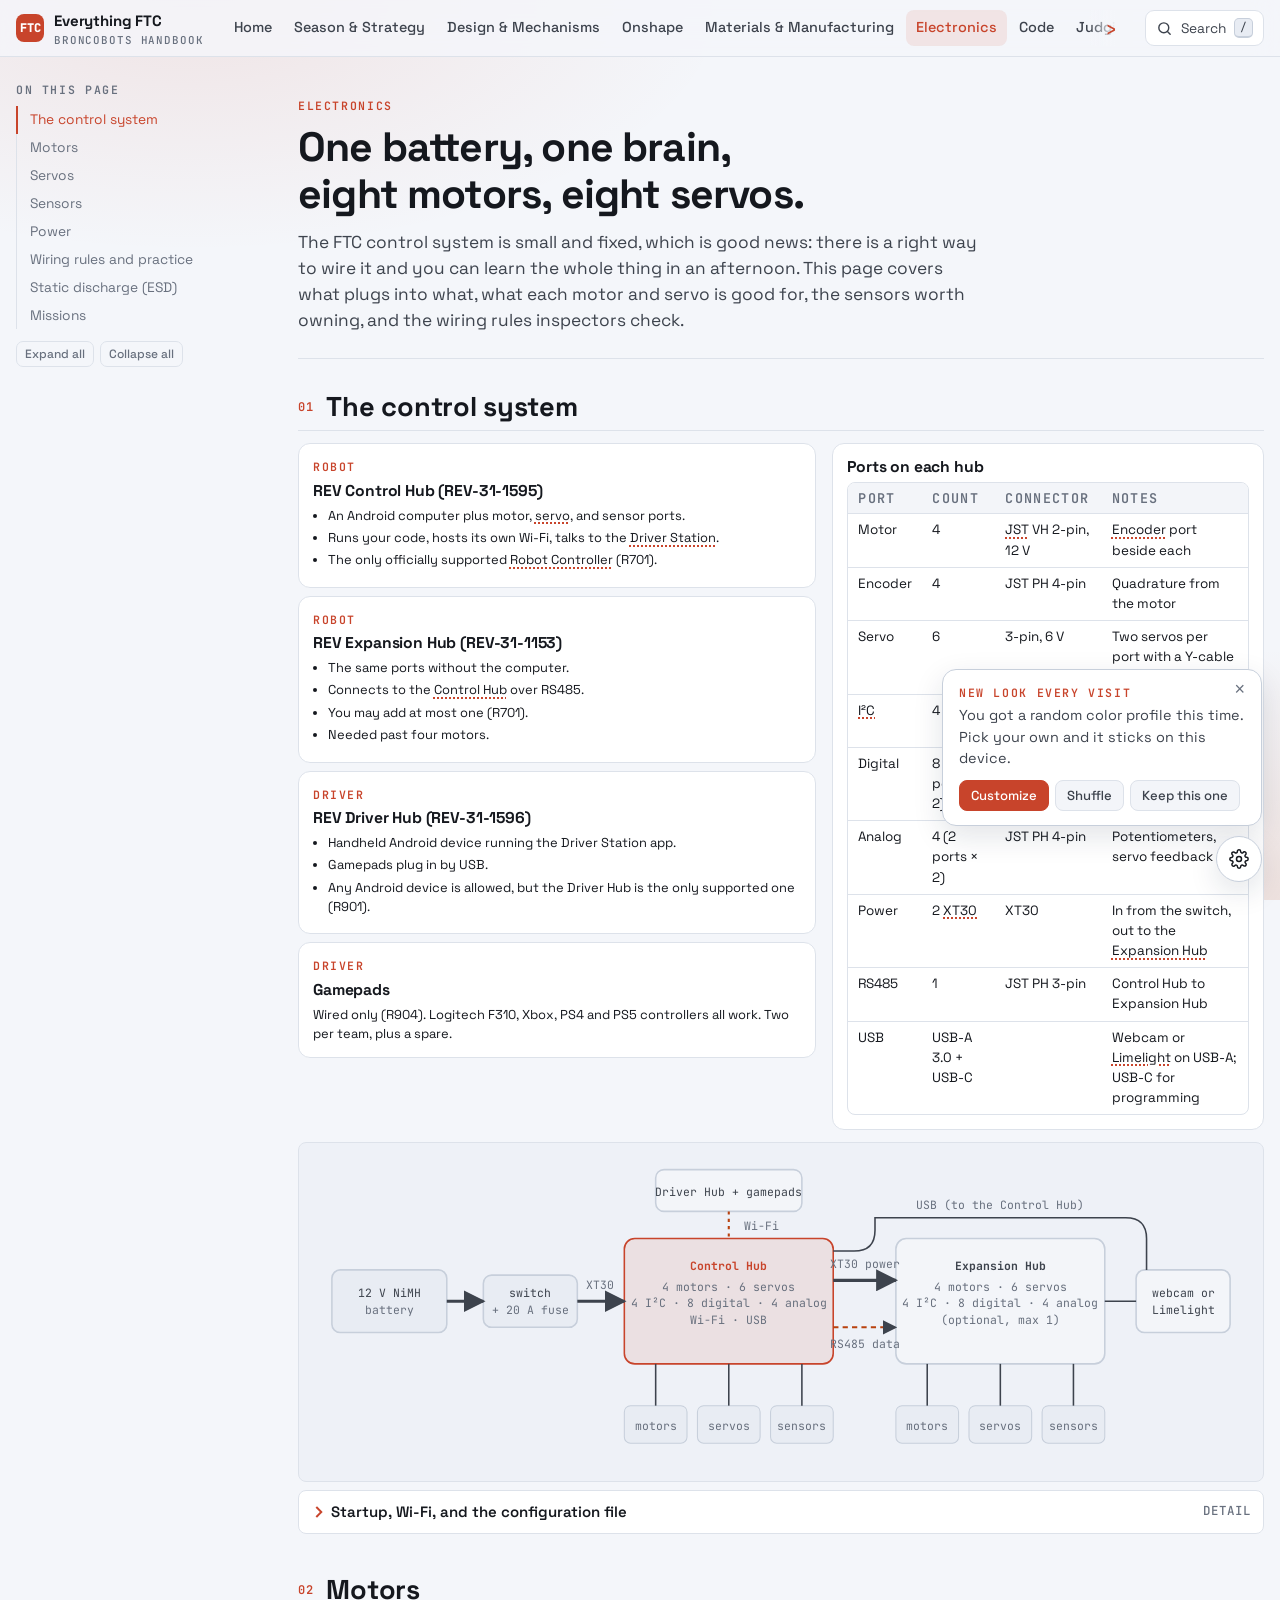
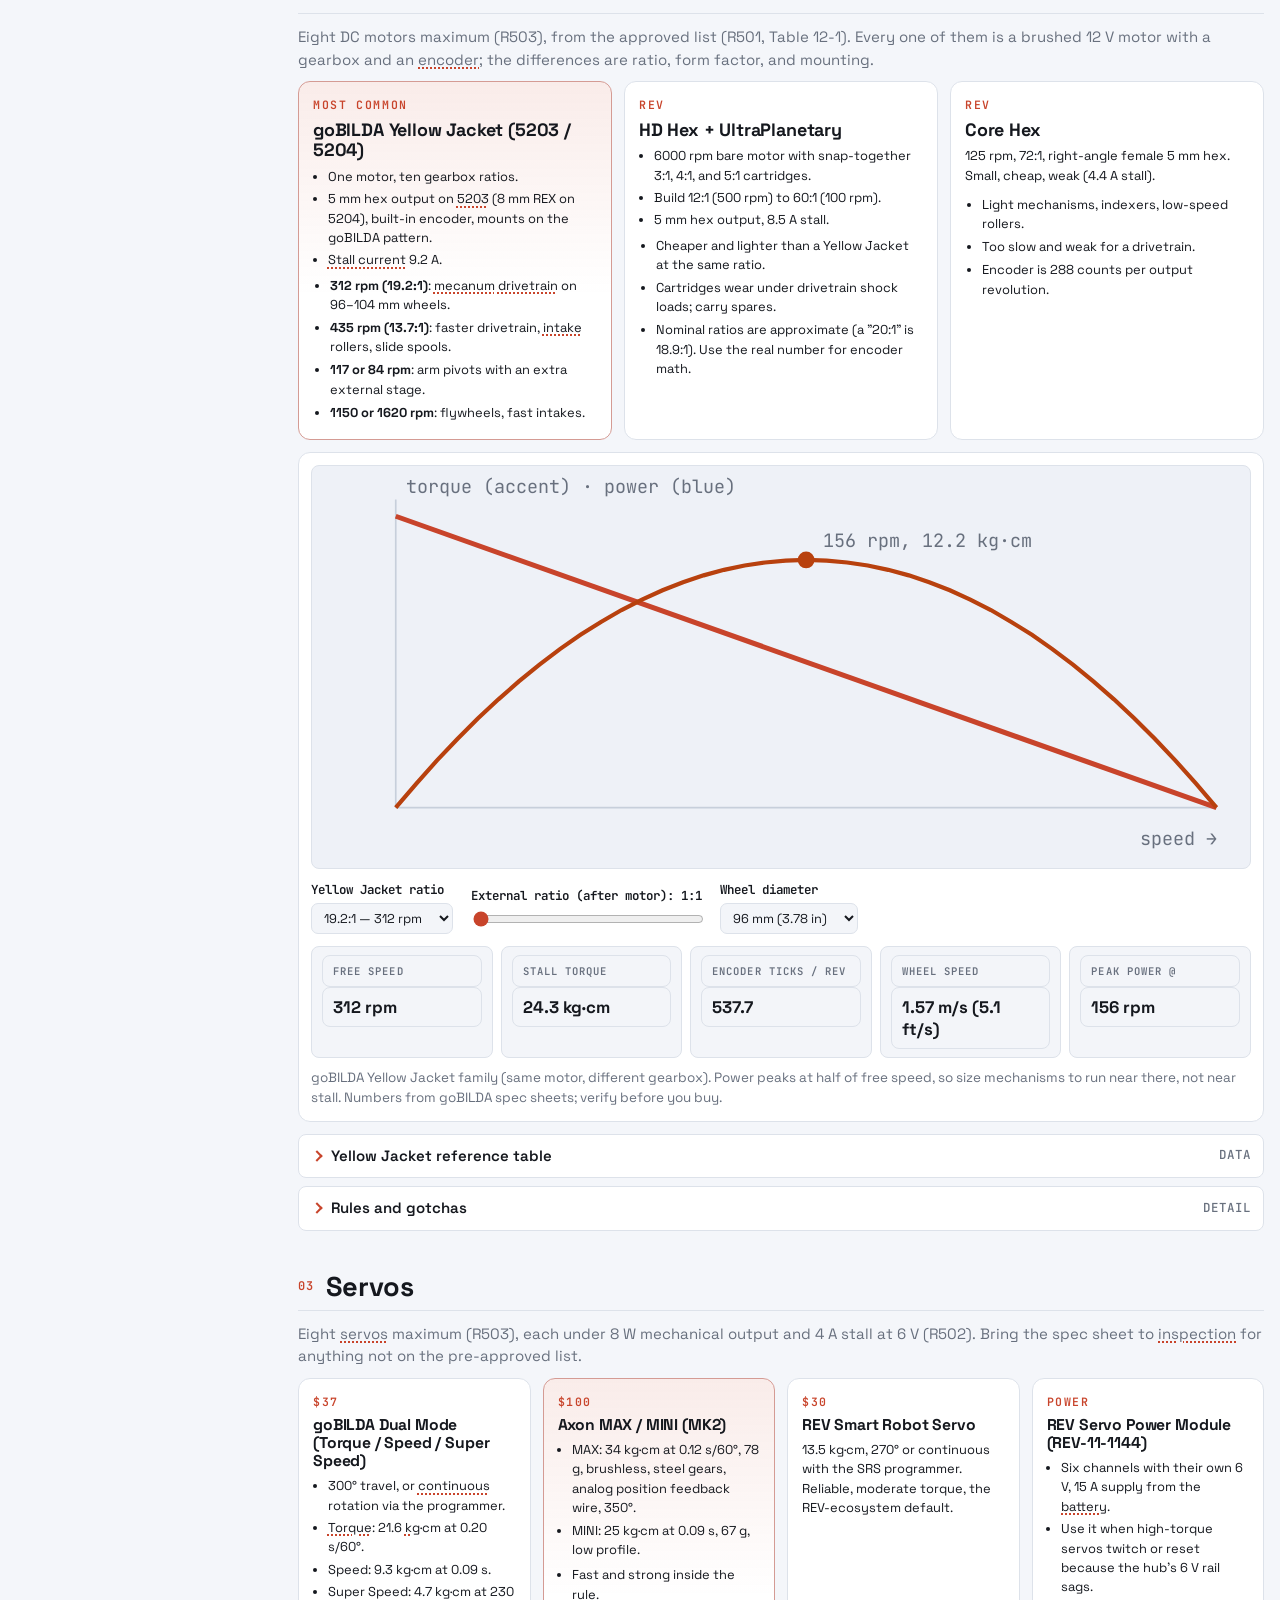
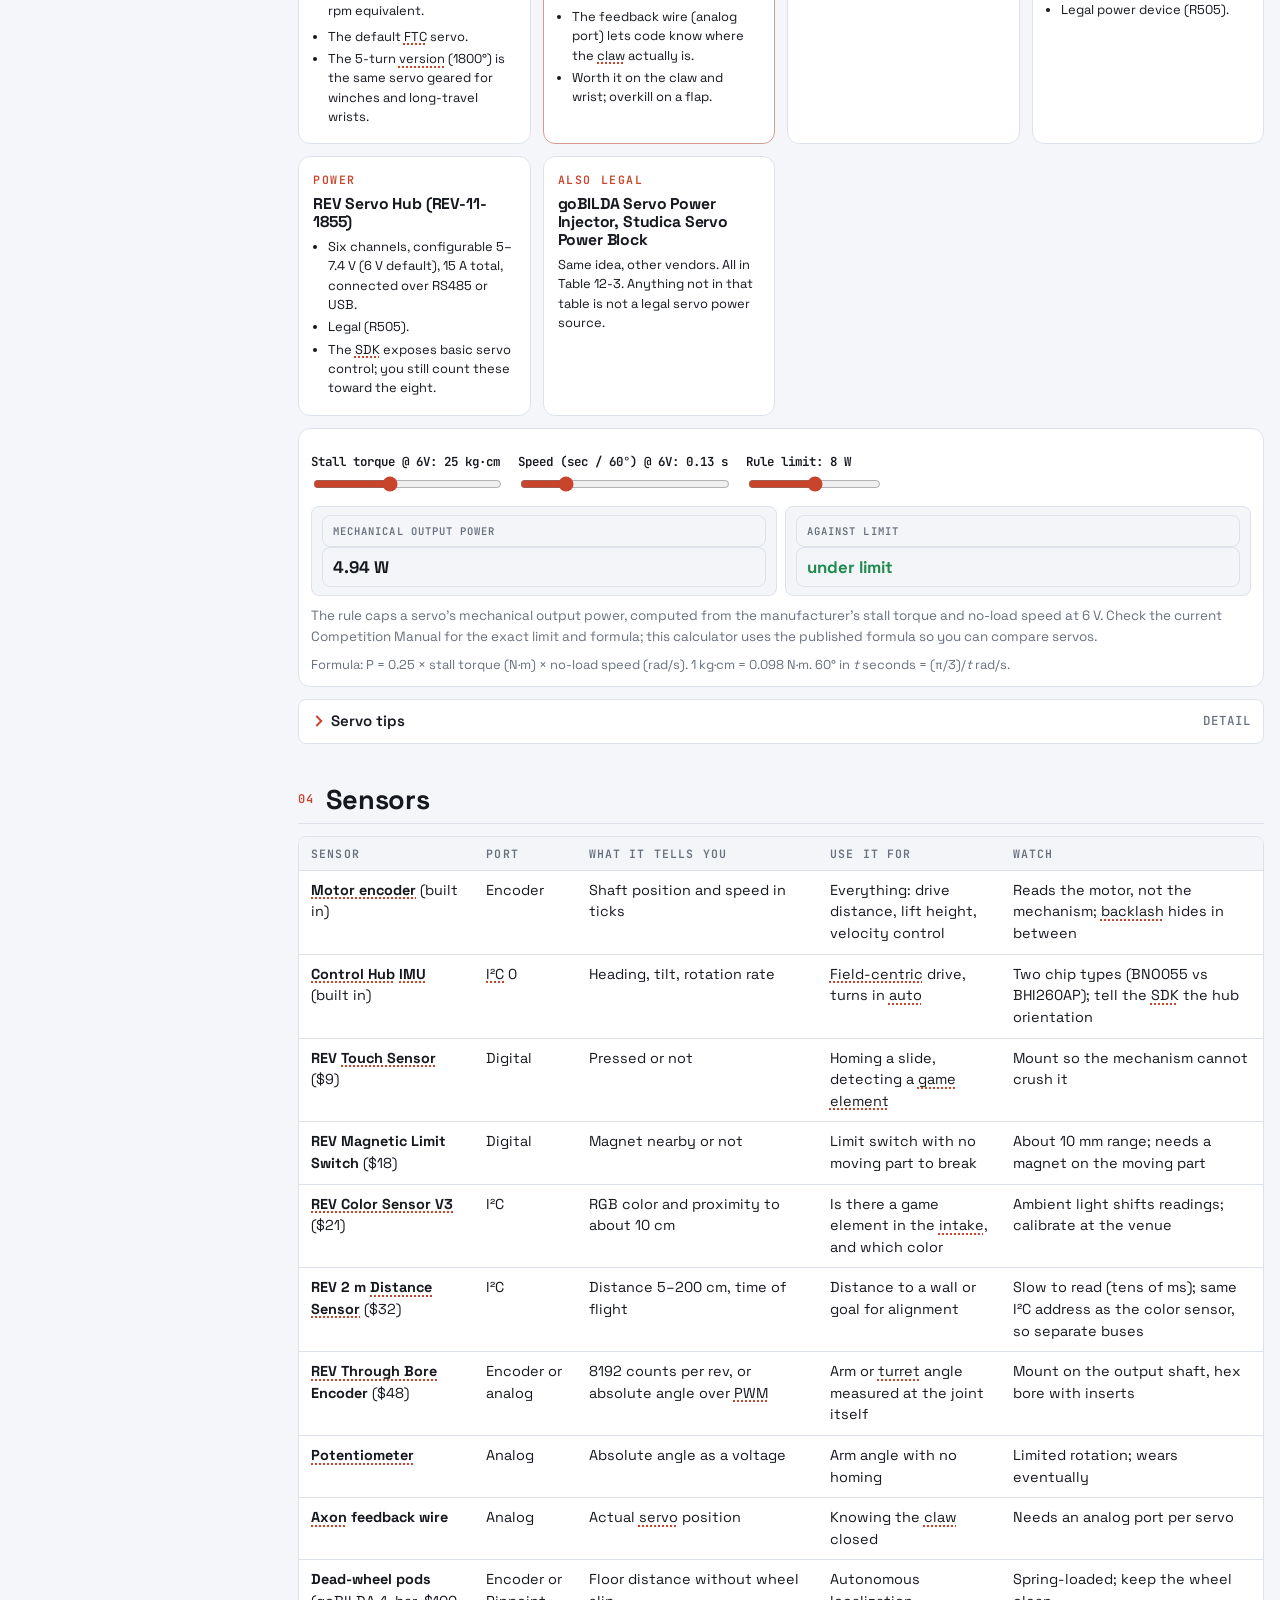
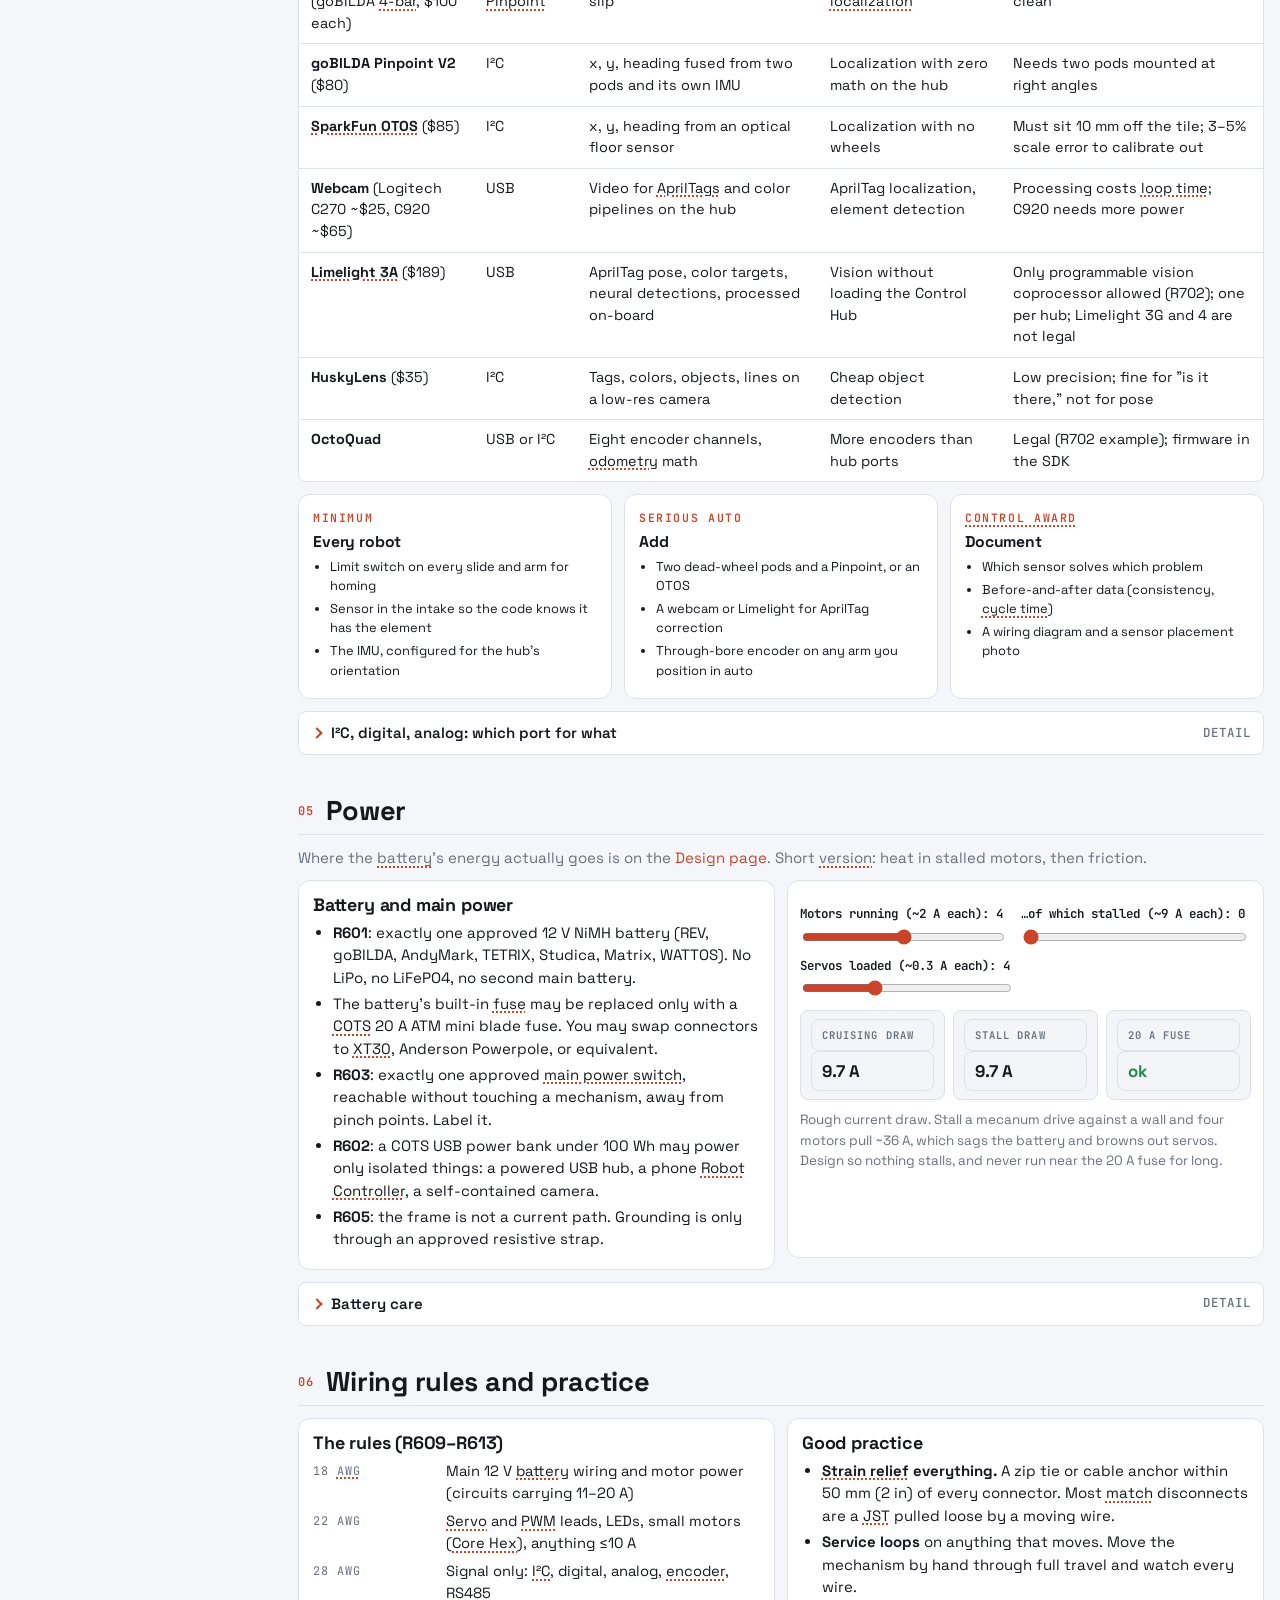
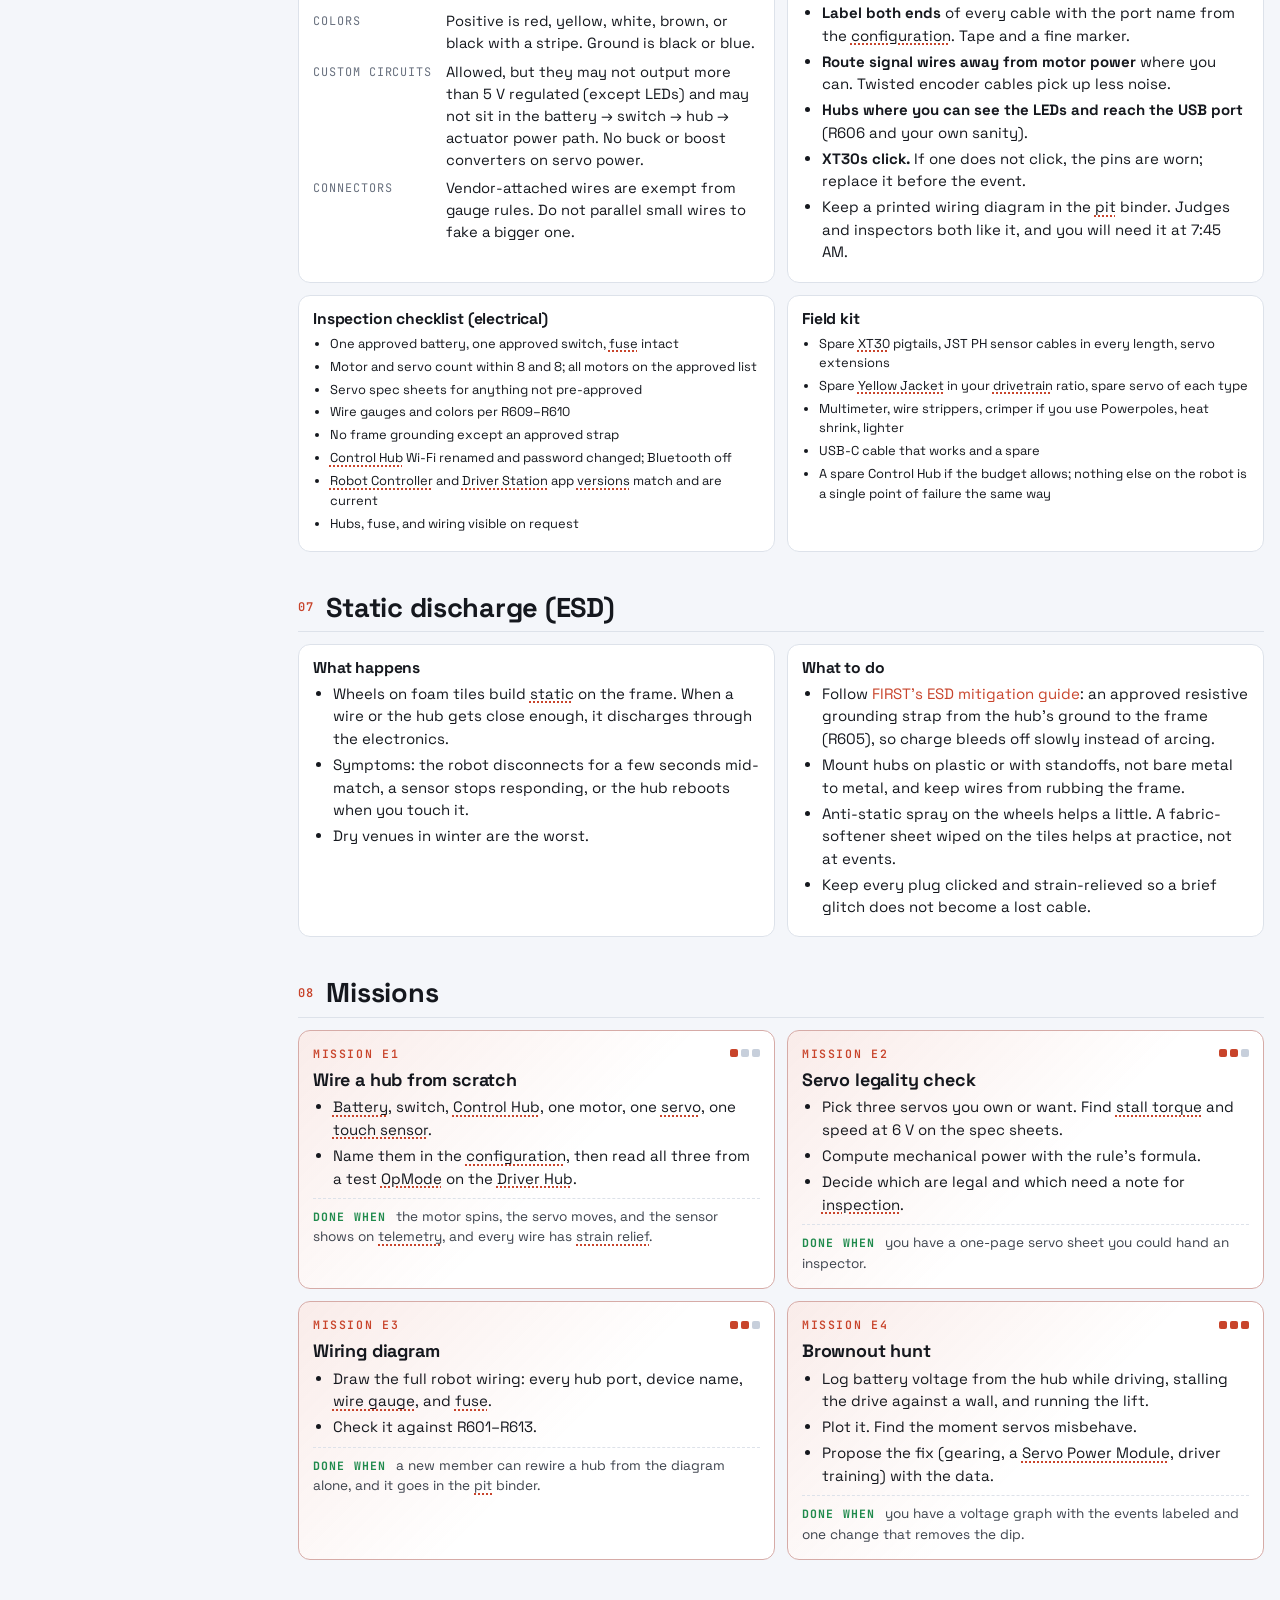
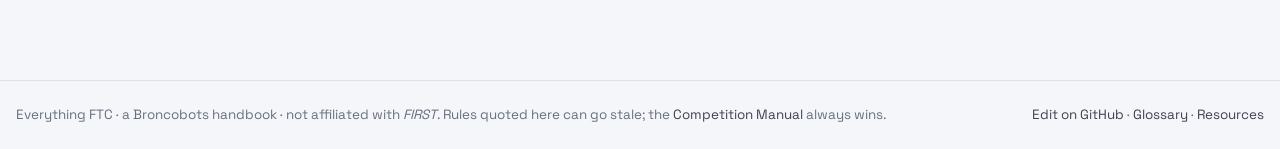
<file: electronics.html>
<!doctype html>
<html lang="en" data-theme="midnight" data-accent="rose" data-font="grotesk" data-density="comfortable" data-bg="grid">
<head>
<meta charset="utf-8">
<meta name="viewport" content="width=device-width, initial-scale=1">
<title>Electronics · Everything FTC</title>
<meta name="description" content="The FTC control system explained: Control Hub and Expansion Hub ports, motors, servos, sensors, odometry hardware, cameras, wiring rules, wire gauges, power, ESD, and inspection.">
<meta name="color-scheme" content="dark light">
<link rel="icon" href="assets/img/favicon.svg" type="image/svg+xml">
<link rel="preconnect" href="https://fonts.googleapis.com">
<link rel="preconnect" href="https://fonts.gstatic.com" crossorigin>
<link href="https://fonts.googleapis.com/css2?family=Space+Grotesk:wght@400;500;600;700&family=Inter:wght@400;500;600;700&family=JetBrains+Mono:wght@400;500;600&family=Atkinson+Hyperlegible:wght@400;700&family=Source+Serif+4:opsz,wght@8..60,400;8..60,600&display=swap" rel="stylesheet">
<link rel="stylesheet" href="assets/css/style.css">
<script>/* apply saved display settings before first paint */try{var s=JSON.parse(localStorage.getItem('ftc-handbook-settings')||'{}'),d={theme:'midnight',accent:'rose',font:'grotesk',density:'comfortable',bg:'grid'};for(var k in d){document.documentElement.setAttribute('data-'+k,s[k]||d[k]);}}catch(e){}</script>
</head>
<body>
<a class="skip" href="#main">Skip to content</a>
<header class="site-header">
  <div class="header-inner">
    <a class="brand" href="index.html"><span class="brand-mark">FTC</span><span>Everything FTC<small>Broncobots handbook</small></span></a>
    <div class="main-nav-wrap"><nav class="main-nav" id="main-nav" aria-label="Main"></nav></div>
    <div class="header-actions">
      <button class="icon-btn" type="button" data-open-search aria-label="Search"><svg viewBox="0 0 24 24" fill="none" stroke="currentColor" stroke-width="2" stroke-linecap="round"><circle cx="11" cy="11" r="7"/><path d="m20 20-3.5-3.5"/></svg><span class="txt">Search</span><kbd>/</kbd></button>
      <button class="icon-btn menu-btn" type="button" aria-expanded="false" aria-controls="main-nav" aria-label="Menu"><svg viewBox="0 0 24 24" fill="none" stroke="currentColor" stroke-width="2" stroke-linecap="round"><path d="M4 7h16M4 12h16M4 17h16"/></svg></button>
    </div>
  </div>
</header>
<div class="page">
  <aside class="sidebar" aria-label="On this page"></aside>
  <main class="content" id="main">
<div class="hero">
  <span class="eyebrow">Electronics</span>
  <h1>One battery, one brain, eight motors, eight servos.</h1>
  <p class="lede">The FTC control system is small and fixed, which is good news: there is a right way to wire it and you can learn the whole thing in an afternoon. This page covers what plugs into what, what each motor and servo is good for, the sensors worth owning, and the wiring rules inspectors check.</p>
</div>

<section id="control-system">
  <h2>The control system</h2>
  <div class="media">
    <div>
      <div class="grid cols-2 tight">
        <div class="card"><span class="eyebrow">Robot</span><h4>REV Control Hub (REV-31-1595)</h4><ul class="small compact"><li>An Android computer plus motor, servo, and sensor ports.</li><li>Runs your code, hosts its own Wi-Fi, talks to the Driver Station.</li><li>The only officially supported Robot Controller (R701).</li></ul></div>
        <div class="card"><span class="eyebrow">Robot</span><h4>REV Expansion Hub (REV-31-1153)</h4><ul class="small compact"><li>The same ports without the computer.</li><li>Connects to the Control Hub over RS485.</li><li>You may add at most one (R701).</li><li>Needed past four motors.</li></ul></div>
        <div class="card"><span class="eyebrow">Driver</span><h4>REV Driver Hub (REV-31-1596)</h4><ul class="small compact"><li>Handheld Android device running the Driver Station app.</li><li>Gamepads plug in by USB.</li><li>Any Android device is allowed, but the Driver Hub is the only supported one (R901).</li></ul></div>
        <div class="card"><span class="eyebrow">Driver</span><h4>Gamepads</h4><p class="small">Wired only (R904). Logitech F310, Xbox, PS4 and PS5 controllers all work. Two per team, plus a spare.</p></div>
      </div>
    </div>
    <div class="card">
      <h4>Ports on each hub</h4>
      <div class="tbl dense"><table>
        <thead><tr><th>Port</th><th>Count</th><th>Connector</th><th>Notes</th></tr></thead>
        <tbody>
          <tr><td>Motor</td><td>4</td><td>JST VH 2-pin, 12 V</td><td>Encoder port beside each</td></tr>
          <tr><td>Encoder</td><td>4</td><td>JST PH 4-pin</td><td>Quadrature from the motor</td></tr>
          <tr><td>Servo</td><td>6</td><td>3-pin, 6 V</td><td>Two servos per port with a Y-cable is legal</td></tr>
          <tr><td>I²C</td><td>4 buses</td><td>JST PH 4-pin</td><td>Bus 0 has the built-in IMU</td></tr>
          <tr><td>Digital</td><td>8 (4 ports × 2)</td><td>JST PH 4-pin</td><td>Touch sensors, limit switches</td></tr>
          <tr><td>Analog</td><td>4 (2 ports × 2)</td><td>JST PH 4-pin</td><td>Potentiometers, servo feedback</td></tr>
          <tr><td>Power</td><td>2 XT30</td><td>XT30</td><td>In from the switch, out to the Expansion Hub</td></tr>
          <tr><td>RS485</td><td>1</td><td>JST PH 3-pin</td><td>Control Hub to Expansion Hub</td></tr>
          <tr><td>USB</td><td>USB-A 3.0 + USB-C</td><td></td><td>Webcam or Limelight on USB-A; USB-C for programming</td></tr>
        </tbody>
      </table></div>
    </div>
  </div>
  <div class="diagram">
    <svg viewBox="0 0 900 300" class="sim-svg" role="img" aria-label="Power and data wiring diagram: battery to switch to Control Hub, then to Expansion Hub, motors, servos, sensors, and Driver Hub over Wi-Fi">
      <defs><marker id="ah" viewBox="0 0 10 10" refX="9" refY="5" markerWidth="7" markerHeight="7" orient="auto"><path d="M0 0L10 5L0 10z" fill="var(--text-2)"/></marker></defs>
      <rect x="20" y="110" width="110" height="60" rx="8" class="fill-surface3 border" stroke-width="1.5"/><text x="75" y="136" text-anchor="middle">12 V NiMH</text><text x="75" y="152" text-anchor="middle" class="t-muted">battery</text>
      <rect x="165" y="115" width="90" height="50" rx="8" class="fill-surface3 border" stroke-width="1.5"/><text x="210" y="136" text-anchor="middle">switch</text><text x="210" y="152" text-anchor="middle" class="t-muted">+ 20 A fuse</text>
      <rect x="300" y="80" width="200" height="120" rx="10" class="fill-soft acc" stroke-width="1.5"/><text x="400" y="110" text-anchor="middle" class="t-acc" font-weight="700">Control Hub</text><text x="400" y="130" text-anchor="middle" class="t-muted">4 motors · 6 servos</text><text x="400" y="146" text-anchor="middle" class="t-muted">4 I²C · 8 digital · 4 analog</text><text x="400" y="162" text-anchor="middle" class="t-muted">Wi-Fi · USB</text>
      <rect x="560" y="80" width="200" height="120" rx="10" class="fill-surface border" stroke-width="1.5"/><text x="660" y="110" text-anchor="middle" font-weight="700">Expansion Hub</text><text x="660" y="130" text-anchor="middle" class="t-muted">4 motors · 6 servos</text><text x="660" y="146" text-anchor="middle" class="t-muted">4 I²C · 8 digital · 4 analog</text><text x="660" y="162" text-anchor="middle" class="t-muted">(optional, max 1)</text>
      <line x1="130" y1="140" x2="165" y2="140" class="stroke" stroke-width="3" marker-end="url(#ah)"/>
      <line x1="255" y1="140" x2="300" y2="140" class="stroke" stroke-width="3" marker-end="url(#ah)"/><text x="277" y="128" text-anchor="middle" class="t-muted">XT30</text>
      <line x1="500" y1="120" x2="560" y2="120" class="stroke" stroke-width="3" marker-end="url(#ah)"/><text x="530" y="108" text-anchor="middle" class="t-muted">XT30 power</text>
      <line x1="500" y1="165" x2="560" y2="165" class="info" stroke-width="2" stroke-dasharray="5 4" marker-end="url(#ah)"/><text x="530" y="185" text-anchor="middle" class="t-muted">RS485 data</text>
      <rect x="300" y="240" width="60" height="36" rx="6" class="fill-surface3 border"/><text x="330" y="263" text-anchor="middle" class="t-muted">motors</text>
      <rect x="370" y="240" width="60" height="36" rx="6" class="fill-surface3 border"/><text x="400" y="263" text-anchor="middle" class="t-muted">servos</text>
      <rect x="440" y="240" width="60" height="36" rx="6" class="fill-surface3 border"/><text x="470" y="263" text-anchor="middle" class="t-muted">sensors</text>
      <line x1="330" y1="200" x2="330" y2="240" class="stroke" stroke-width="1.5"/><line x1="400" y1="200" x2="400" y2="240" class="stroke" stroke-width="1.5"/><line x1="470" y1="200" x2="470" y2="240" class="stroke" stroke-width="1.5"/>
      <rect x="560" y="240" width="60" height="36" rx="6" class="fill-surface3 border"/><text x="590" y="263" text-anchor="middle" class="t-muted">motors</text>
      <rect x="630" y="240" width="60" height="36" rx="6" class="fill-surface3 border"/><text x="660" y="263" text-anchor="middle" class="t-muted">servos</text>
      <rect x="700" y="240" width="60" height="36" rx="6" class="fill-surface3 border"/><text x="730" y="263" text-anchor="middle" class="t-muted">sensors</text>
      <line x1="590" y1="200" x2="590" y2="240" class="stroke" stroke-width="1.5"/><line x1="660" y1="200" x2="660" y2="240" class="stroke" stroke-width="1.5"/><line x1="730" y1="200" x2="730" y2="240" class="stroke" stroke-width="1.5"/>
      <rect x="330" y="14" width="140" height="40" rx="8" class="fill-surface border" stroke-width="1.5"/><text x="400" y="39" text-anchor="middle">Driver Hub + gamepads</text>
      <path d="M400 54 q0 14 0 26" class="info" stroke-width="2" stroke-dasharray="3 4"/><text x="415" y="72" class="t-muted">Wi-Fi</text>
      <rect x="790" y="110" width="90" height="60" rx="8" class="fill-surface border" stroke-width="1.5"/><text x="835" y="136" text-anchor="middle">webcam or</text><text x="835" y="152" text-anchor="middle">Limelight</text>
      <path d="M790 140 H 760 M 500 92 H 520 Q 540 92 540 72 V 60 H 780 Q 800 60 800 80 V 110" class="stroke" stroke-width="1.5" fill="none"/><text x="660" y="52" text-anchor="middle" class="t-muted">USB (to the Control Hub)</text>
    </svg>
  </div>
  <details class="more">
    <summary>Startup, Wi-Fi, and the configuration file <span class="hint">detail</span></summary>
    <div class="body">
      <ul>
        <li>The Control Hub broadcasts its own Wi-Fi network named after your team (R705: <code>####-RC</code>). Change the default password (R711). The Driver Hub joins it.</li>
        <li>The <strong>robot configuration</strong> on the Driver Station maps each port to a name ("leftFront", "armMotor"). Your code looks devices up by those names. Save it with a name that matches the robot revision.</li>
        <li>Robot Controller app and Driver Station app must be the same major.minor version. Update both together with the REV Hardware Client.</li>
        <li>Keep the Control Hub's Wi-Fi band on 5 GHz at events if the venue supports it; 2.4 GHz gets crowded.</li>
        <li>Blinking status LED colors mean things. Green is happy. Blue blinks with the address. Solid red is a problem; look up the pattern in REV's docs.</li>
      </ul>
    </div>
  </details>
</section>

<section id="motors">
  <h2>Motors</h2>
  <p class="muted">Eight DC motors maximum (R503), from the approved list (R501, Table 12-1). Every one of them is a brushed 12 V motor with a gearbox and an encoder; the differences are ratio, form factor, and mounting.</p>
  <div class="grid cols-3">
    <div class="card accent">
      <span class="eyebrow">Most common</span><h3>goBILDA Yellow Jacket (5203 / 5204)</h3>
      <ul class="small compact"><li>One motor, ten gearbox ratios.</li><li>5 mm hex output on 5203 (8 mm REX on 5204), built-in encoder, mounts on the goBILDA pattern.</li><li>Stall current 9.2 A.</li></ul>
      <ul class="small"><li><strong>312 rpm (19.2:1)</strong>: mecanum drivetrain on 96–104 mm wheels.</li><li><strong>435 rpm (13.7:1)</strong>: faster drivetrain, intake rollers, slide spools.</li><li><strong>117 or 84 rpm</strong>: arm pivots with an extra external stage.</li><li><strong>1150 or 1620 rpm</strong>: flywheels, fast intakes.</li></ul>
    </div>
    <div class="card">
      <span class="eyebrow">REV</span><h3>HD Hex + UltraPlanetary</h3>
      <ul class="small compact"><li>6000 rpm bare motor with snap-together 3:1, 4:1, and 5:1 cartridges.</li><li>Build 12:1 (500 rpm) to 60:1 (100 rpm).</li><li>5 mm hex output, 8.5 A stall.</li></ul>
      <ul class="small"><li>Cheaper and lighter than a Yellow Jacket at the same ratio.</li><li>Cartridges wear under drivetrain shock loads; carry spares.</li><li>Nominal ratios are approximate (a "20:1" is 18.9:1). Use the real number for encoder math.</li></ul>
    </div>
    <div class="card">
      <span class="eyebrow">REV</span><h3>Core Hex</h3>
      <p class="small">125 rpm, 72:1, right-angle female 5 mm hex. Small, cheap, weak (4.4 A stall).</p>
      <ul class="small"><li>Light mechanisms, indexers, low-speed rollers.</li><li>Too slow and weak for a drivetrain.</li><li>Encoder is 288 counts per output revolution.</li></ul>
    </div>
  </div>
  <figure class="sim" data-sim="motor-picker"></figure>
  <details class="more">
    <summary>Yellow Jacket reference table <span class="hint">data</span></summary>
    <div class="body">
      <div class="tbl dense"><table>
        <thead><tr><th>Ratio</th><th class="num">Free speed (rpm)</th><th class="num">Stall torque (kg·cm)</th><th class="num">Encoder ticks / output rev</th><th>Typical job</th></tr></thead>
        <tbody>
          <tr><td>1:1</td><td class="num">6000</td><td class="num">1.5</td><td class="num">28</td><td>Flywheel with external reduction</td></tr>
          <tr><td>3.7:1</td><td class="num">1620</td><td class="num">5.4</td><td class="num">103.8</td><td>Flywheel, fast intake</td></tr>
          <tr><td>5.2:1</td><td class="num">1150</td><td class="num">7.9</td><td class="num">145.1</td><td>Intake, fast drivetrain with external stage</td></tr>
          <tr><td>13.7:1</td><td class="num">435</td><td class="num">18.7</td><td class="num">384.5</td><td>Drivetrain (fast), slide spool</td></tr>
          <tr><td>19.2:1</td><td class="num">312</td><td class="num">24.3</td><td class="num">537.7</td><td>Drivetrain (standard)</td></tr>
          <tr><td>26.9:1</td><td class="num">223</td><td class="num">38.0</td><td class="num">751.8</td><td>Drivetrain (pushing), heavy slides</td></tr>
          <tr><td>50.9:1</td><td class="num">117</td><td class="num">68.4</td><td class="num">1425.1</td><td>Arm pivot with external stage</td></tr>
          <tr><td>71.2:1</td><td class="num">84</td><td class="num">93.6</td><td class="num">1993.6</td><td>Arm pivot, lift winch</td></tr>
          <tr><td>99.5:1</td><td class="num">60</td><td class="num">133.2</td><td class="num">2786.2</td><td>Slow, heavy arms</td></tr>
          <tr><td>139:1</td><td class="num">43</td><td class="num">185</td><td class="num">3895.9</td><td>Climbers</td></tr>
          <tr><td>188:1</td><td class="num">30</td><td class="num">250</td><td class="num">5281.1</td><td>Climbers, rarely</td></tr>
        </tbody>
      </table></div>
      <p class="small muted">From goBILDA's published specs. All share the same motor (28 counts per revolution at the motor), so ticks per output revolution is 28 × ratio. Peak power is at half of free speed and half of stall torque; design to run there.</p>
    </div>
  </details>
  <details class="more">
    <summary>Rules and gotchas <span class="hint">detail</span></summary>
    <div class="body">
      <ul>
        <li><strong>R501</strong>: motors must be on the approved list. Yellow Jacket 5000/520x, REV HD Hex and Core Hex, AndyMark NeveRest, Studica Maverick, TETRIX MAX and TorqueNADO, and a few others. No random Amazon motors.</li>
        <li><strong>R504</strong>: you may swap gearboxes; you may not modify the motor itself.</li>
        <li><strong>Two motors on one port</strong> is allowed. They will run the same direction and share the encoder port. Fine for two intake rollers, never for a drivetrain.</li>
        <li>A stalled motor pulls about 9 A. Two stalled motors and the battery sags; four and the Control Hub reboots. Never let the drivetrain push a wall.</li>
        <li>Motor wires are 18 AWG minimum unless the vendor's attached leads are thinner (R609). Do not extend them with thin servo wire.</li>
        <li>Encoder cables carry a tiny signal. Route them away from motor power leads and strain-relieve both ends; the encoder side is the one that comes unplugged mid-match.</li>
      </ul>
    </div>
  </details>
</section>

<section id="servos">
  <h2>Servos</h2>
  <p class="muted">Eight servos maximum (R503), each under 8 W mechanical output and 4 A stall at 6 V (R502). Bring the spec sheet to inspection for anything not on the pre-approved list.</p>
  <div class="grid cols-3">
    <div class="card">
      <span class="eyebrow">$37</span><h4>goBILDA Dual Mode (Torque / Speed / Super Speed)</h4>
      <ul class="small compact"><li>300° travel, or continuous rotation via the programmer.</li><li>Torque: 21.6 kg·cm at 0.20 s/60°.</li><li>Speed: 9.3 kg·cm at 0.09 s.</li><li>Super Speed: 4.7 kg·cm at 230 rpm equivalent.</li></ul>
      <ul class="small compact"><li>The default FTC servo.</li><li>The 5-turn version (1800°) is the same servo geared for winches and long-travel wrists.</li></ul>
    </div>
    <div class="card accent">
      <span class="eyebrow">$100</span><h4>Axon MAX / MINI (MK2)</h4>
      <ul class="small compact"><li>MAX: 34 kg·cm at 0.12 s/60°, 78 g, brushless, steel gears, analog position feedback wire, 350°.</li><li>MINI: 25 kg·cm at 0.09 s, 67 g, low profile.</li></ul>
      <ul class="small compact"><li>Fast and strong inside the rule.</li><li>The feedback wire (analog port) lets code know where the claw actually is.</li><li>Worth it on the claw and wrist; overkill on a flap.</li></ul>
    </div>
    <div class="card">
      <span class="eyebrow">$30</span><h4>REV Smart Robot Servo</h4>
      <p class="small">13.5 kg·cm, 270° or continuous with the SRS programmer. Reliable, moderate torque, the REV-ecosystem default.</p>
    </div>
    <div class="card">
      <span class="eyebrow">Power</span><h4>REV Servo Power Module (REV-11-1144)</h4>
      <ul class="small compact"><li>Six channels with their own 6 V, 15 A supply from the battery.</li><li>Use it when high-torque servos twitch or reset because the hub's 6 V rail sags.</li><li>Legal power device (R505).</li></ul>
    </div>
    <div class="card">
      <span class="eyebrow">Power</span><h4>REV Servo Hub (REV-11-1855)</h4>
      <ul class="small compact"><li>Six channels, configurable 5–7.4 V (6 V default), 15 A total, connected over RS485 or USB.</li><li>Legal (R505).</li><li>The SDK exposes basic servo control; you still count these toward the eight.</li></ul>
    </div>
    <div class="card">
      <span class="eyebrow">Also legal</span><h4>goBILDA Servo Power Injector, Studica Servo Power Block</h4>
      <p class="small">Same idea, other vendors. All in Table 12-3. Anything not in that table is not a legal servo power source.</p>
    </div>
  </div>
  <figure class="sim" data-sim="servo-power"></figure>
  <details class="more">
    <summary>Servo tips <span class="hint">detail</span></summary>
    <div class="body">
      <ul>
        <li>Program travel limits with the servo programmer <em>before</em> mounting. A servo driving into a hard stop at full torque strips its own gears.</li>
        <li>Continuous-rotation mode turns a servo into a tiny motor that does not count against the motor limit. Good for indexers and light rollers.</li>
        <li>Two servos on one port with a Y-cable is legal and useful for a two-servo claw. They must agree; mirror one in code.</li>
        <li>Servo extension cables lose voltage. Keep runs short and use 22 AWG (the rule minimum for servo leads).</li>
        <li>A servo holding position under load draws current the whole time. Design so the mechanism rests against a stop, not against the servo.</li>
        <li>The <code>ServoImplEx</code> class in the SDK lets you set PWM range and disable a servo to save power when idle.</li>
      </ul>
    </div>
  </details>
</section>

<section id="sensors">
  <h2>Sensors</h2>
  <div class="tbl"><table>
    <thead><tr><th>Sensor</th><th>Port</th><th>What it tells you</th><th>Use it for</th><th>Watch</th></tr></thead>
    <tbody>
      <tr><td><strong>Motor encoder</strong> (built in)</td><td>Encoder</td><td>Shaft position and speed in ticks</td><td>Everything: drive distance, lift height, velocity control</td><td>Reads the motor, not the mechanism; backlash hides in between</td></tr>
      <tr><td><strong>Control Hub IMU</strong> (built in)</td><td>I²C 0</td><td>Heading, tilt, rotation rate</td><td>Field-centric drive, turns in auto</td><td>Two chip types (BNO055 vs BHI260AP); tell the SDK the hub orientation</td></tr>
      <tr><td><strong>REV Touch Sensor</strong> ($9)</td><td>Digital</td><td>Pressed or not</td><td>Homing a slide, detecting a game element</td><td>Mount so the mechanism cannot crush it</td></tr>
      <tr><td><strong>REV Magnetic Limit Switch</strong> ($18)</td><td>Digital</td><td>Magnet nearby or not</td><td>Limit switch with no moving part to break</td><td>About 10 mm range; needs a magnet on the moving part</td></tr>
      <tr><td><strong>REV Color Sensor V3</strong> ($21)</td><td>I²C</td><td>RGB color and proximity to about 10 cm</td><td>Is there a game element in the intake, and which color</td><td>Ambient light shifts readings; calibrate at the venue</td></tr>
      <tr><td><strong>REV 2 m Distance Sensor</strong> ($32)</td><td>I²C</td><td>Distance 5–200 cm, time of flight</td><td>Distance to a wall or goal for alignment</td><td>Slow to read (tens of ms); same I²C address as the color sensor, so separate buses</td></tr>
      <tr><td><strong>REV Through Bore Encoder</strong> ($48)</td><td>Encoder or analog</td><td>8192 counts per rev, or absolute angle over PWM</td><td>Arm or turret angle measured at the joint itself</td><td>Mount on the output shaft, hex bore with inserts</td></tr>
      <tr><td><strong>Potentiometer</strong></td><td>Analog</td><td>Absolute angle as a voltage</td><td>Arm angle with no homing</td><td>Limited rotation; wears eventually</td></tr>
      <tr><td><strong>Axon feedback wire</strong></td><td>Analog</td><td>Actual servo position</td><td>Knowing the claw closed</td><td>Needs an analog port per servo</td></tr>
      <tr><td><strong>Dead-wheel pods</strong> (goBILDA 4-bar, $100 each)</td><td>Encoder or Pinpoint</td><td>Floor distance without wheel slip</td><td>Autonomous localization</td><td>Spring-loaded; keep the wheel clean</td></tr>
      <tr><td><strong>goBILDA Pinpoint V2</strong> ($80)</td><td>I²C</td><td>x, y, heading fused from two pods and its own IMU</td><td>Localization with zero math on the hub</td><td>Needs two pods mounted at right angles</td></tr>
      <tr><td><strong>SparkFun OTOS</strong> ($85)</td><td>I²C</td><td>x, y, heading from an optical floor sensor</td><td>Localization with no wheels</td><td>Must sit 10 mm off the tile; 3–5% scale error to calibrate out</td></tr>
      <tr><td><strong>Webcam</strong> (Logitech C270 ~$25, C920 ~$65)</td><td>USB</td><td>Video for AprilTags and color pipelines on the hub</td><td>AprilTag localization, element detection</td><td>Processing costs loop time; C920 needs more power</td></tr>
      <tr><td><strong>Limelight 3A</strong> ($189)</td><td>USB</td><td>AprilTag pose, color targets, neural detections, processed on-board</td><td>Vision without loading the Control Hub</td><td>Only programmable vision coprocessor allowed (R702); one per hub; Limelight 3G and 4 are not legal</td></tr>
      <tr><td><strong>HuskyLens</strong> ($35)</td><td>I²C</td><td>Tags, colors, objects, lines on a low-res camera</td><td>Cheap object detection</td><td>Low precision; fine for "is it there," not for pose</td></tr>
      <tr><td><strong>OctoQuad</strong></td><td>USB or I²C</td><td>Eight encoder channels, odometry math</td><td>More encoders than hub ports</td><td>Legal (R702 example); firmware in the SDK</td></tr>
    </tbody>
  </table></div>
  <div class="grid cols-3">
    <div class="card"><span class="eyebrow">Minimum</span><h4>Every robot</h4><ul class="small"><li>Limit switch on every slide and arm for homing</li><li>Sensor in the intake so the code knows it has the element</li><li>The IMU, configured for the hub's orientation</li></ul></div>
    <div class="card"><span class="eyebrow">Serious auto</span><h4>Add</h4><ul class="small"><li>Two dead-wheel pods and a Pinpoint, or an OTOS</li><li>A webcam or Limelight for AprilTag correction</li><li>Through-bore encoder on any arm you position in auto</li></ul></div>
    <div class="card"><span class="eyebrow">Control Award</span><h4>Document</h4><ul class="small"><li>Which sensor solves which problem</li><li>Before-and-after data (consistency, cycle time)</li><li>A wiring diagram and a sensor placement photo</li></ul></div>
  </div>
  <details class="more">
    <summary>I²C, digital, analog: which port for what <span class="hint">detail</span></summary>
    <div class="body">
      <ul>
        <li><strong>I²C</strong> is a shared two-wire bus. Each hub has four. Two sensors with the same address (color V3 and 2 m distance are both 0x52) cannot share a bus. Spread sensors across buses; every I²C read costs loop time.</li>
        <li><strong>Digital</strong> ports read on/off. Each JST port carries two channels (0 and 1, 2 and 3). REV touch sensors use the second channel (n+1) of the port they are plugged into; this trips up everyone once.</li>
        <li><strong>Analog</strong> ports read 0–3.3 V. Two channels per port, same idea.</li>
        <li><strong>Encoder</strong> ports are quadrature inputs paired with each motor port, but you can plug a dead-wheel pod or through-bore encoder into an encoder port whose motor slot is empty or whose motor does not need one.</li>
        <li>Sensor cables are 28 AWG signal wire (R609). Buy them premade; do not crimp JST PH by hand.</li>
      </ul>
    </div>
  </details>
</section>

<section id="power">
  <h2>Power</h2>
  <p class="muted">Where the battery's energy actually goes is on the <a href="design.html#losses">Design page</a>. Short version: heat in stalled motors, then friction.</p>
  <div class="grid cols-2">
    <div class="card">
      <h3>Battery and main power</h3>
      <ul>
        <li><strong>R601</strong>: exactly one approved 12 V NiMH battery (REV, goBILDA, AndyMark, TETRIX, Studica, Matrix, WATTOS). No LiPo, no LiFePO4, no second main battery.</li>
        <li>The battery's built-in fuse may be replaced only with a COTS 20 A ATM mini blade fuse. You may swap connectors to XT30, Anderson Powerpole, or equivalent.</li>
        <li><strong>R603</strong>: exactly one approved main power switch, reachable without touching a mechanism, away from pinch points. Label it.</li>
        <li><strong>R602</strong>: a COTS USB power bank under 100 Wh may power only isolated things: a powered USB hub, a phone Robot Controller, a self-contained camera.</li>
        <li><strong>R605</strong>: the frame is not a current path. Grounding is only through an approved resistive strap.</li>
      </ul>
    </div>
    <figure class="sim" data-sim="current-budget"></figure>
  </div>
  <details class="more">
    <summary>Battery care <span class="hint">detail</span></summary>
    <div class="body">
      <ul>
        <li>A full NiMH pack reads about 13.5–14 V off the charger and sags toward 12 V under load. Swap below 12.5 V at rest; matches get slow and servos get flaky below that.</li>
        <li>Use the vendor's smart charger. Do not leave packs on a dumb charger overnight.</li>
        <li>Number every battery and rotate. Retire any pack that is swollen, gets hot charging, or drops voltage fast.</li>
        <li>Four batteries and a charger is the minimum for a competition day.</li>
        <li>Strap the battery down so it cannot shift. A battery that slides into a mechanism ends a match.</li>
      </ul>
    </div>
  </details>
</section>

<section id="wiring">
  <h2>Wiring rules and practice</h2>
  <div class="grid cols-2">
    <div class="card">
      <h3>The rules (R609–R613)</h3>
      <dl class="kv">
        <dt>18 AWG</dt><dd>Main 12 V battery wiring and motor power (circuits carrying 11–20 A)</dd>
        <dt>22 AWG</dt><dd>Servo and PWM leads, LEDs, small motors (Core Hex), anything ≤10 A</dd>
        <dt>28 AWG</dt><dd>Signal only: I²C, digital, analog, encoder, RS485</dd>
        <dt>Colors</dt><dd>Positive is red, yellow, white, brown, or black with a stripe. Ground is black or blue.</dd>
        <dt>Custom circuits</dt><dd>Allowed, but they may not output more than 5 V regulated (except LEDs) and may not sit in the battery → switch → hub → actuator power path. No buck or boost converters on servo power.</dd>
        <dt>Connectors</dt><dd>Vendor-attached wires are exempt from gauge rules. Do not parallel small wires to fake a bigger one.</dd>
      </dl>
    </div>
    <div class="card">
      <h3>Good practice</h3>
      <ul>
        <li><strong>Strain relief everything.</strong> A zip tie or cable anchor within 50 mm (2 in) of every connector. Most match disconnects are a JST pulled loose by a moving wire.</li>
        <li><strong>Service loops</strong> on anything that moves. Move the mechanism by hand through full travel and watch every wire.</li>
        <li><strong>Label both ends</strong> of every cable with the port name from the configuration. Tape and a fine marker.</li>
        <li><strong>Route signal wires away from motor power</strong> where you can. Twisted encoder cables pick up less noise.</li>
        <li><strong>Hubs where you can see the LEDs and reach the USB port</strong> (R606 and your own sanity).</li>
        <li><strong>XT30s click.</strong> If one does not click, the pins are worn; replace it before the event.</li>
        <li>Keep a printed wiring diagram in the pit binder. Judges and inspectors both like it, and you will need it at 7:45 AM.</li>
      </ul>
    </div>
  </div>
  <div class="grid cols-2">
    <div class="card">
      <h4>Inspection checklist (electrical)</h4>
      <ul class="small">
        <li>One approved battery, one approved switch, fuse intact</li>
        <li>Motor and servo count within 8 and 8; all motors on the approved list</li>
        <li>Servo spec sheets for anything not pre-approved</li>
        <li>Wire gauges and colors per R609–R610</li>
        <li>No frame grounding except an approved strap</li>
        <li>Control Hub Wi-Fi renamed and password changed; Bluetooth off</li>
        <li>Robot Controller and Driver Station app versions match and are current</li>
        <li>Hubs, fuse, and wiring visible on request</li>
      </ul>
    </div>
    <div class="card">
      <h4>Field kit</h4>
      <ul class="small">
        <li>Spare XT30 pigtails, JST PH sensor cables in every length, servo extensions</li>
        <li>Spare Yellow Jacket in your drivetrain ratio, spare servo of each type</li>
        <li>Multimeter, wire strippers, crimper if you use Powerpoles, heat shrink, lighter</li>
        <li>USB-C cable that works and a spare</li>
        <li>A spare Control Hub if the budget allows; nothing else on the robot is a single point of failure the same way</li>
      </ul>
    </div>
  </div>
</section>

<section id="esd">
  <h2>Static discharge (ESD)</h2>
  <div class="grid cols-2">
    <div class="card">
      <h4>What happens</h4>
      <ul>
        <li>Wheels on foam tiles build static on the frame. When a wire or the hub gets close enough, it discharges through the electronics.</li>
        <li>Symptoms: the robot disconnects for a few seconds mid-match, a sensor stops responding, or the hub reboots when you touch it.</li>
        <li>Dry venues in winter are the worst.</li>
      </ul>
    </div>
    <div class="card">
      <h4>What to do</h4>
      <ul>
        <li>Follow <a href="https://www.firstinspires.org/sites/default/files/uploads/resource_library/ftc/analysis-esd-mitigation-echin.pdf">FIRST's ESD mitigation guide</a>: an approved resistive grounding strap from the hub's ground to the frame (R605), so charge bleeds off slowly instead of arcing.</li>
        <li>Mount hubs on plastic or with standoffs, not bare metal to metal, and keep wires from rubbing the frame.</li>
        <li>Anti-static spray on the wheels helps a little. A fabric-softener sheet wiped on the tiles helps at practice, not at events.</li>
        <li>Keep every plug clicked and strain-relieved so a brief glitch does not become a lost cable.</li>
      </ul>
    </div>
  </div>
</section>

<section id="missions">
  <h2>Missions</h2>
  <div class="grid cols-2">
    <div class="mission">
      <div class="head"><span class="eyebrow">Mission E1</span><span class="lvl"><i class="on"></i><i></i><i></i></span></div>
      <h3>Wire a hub from scratch</h3>
      <ul><li>Battery, switch, Control Hub, one motor, one servo, one touch sensor.</li><li>Name them in the configuration, then read all three from a test OpMode on the Driver Hub.</li></ul>
      <div class="done"><strong>Done when</strong> the motor spins, the servo moves, and the sensor shows on telemetry, and every wire has strain relief.</div>
    </div>
    <div class="mission">
      <div class="head"><span class="eyebrow">Mission E2</span><span class="lvl"><i class="on"></i><i class="on"></i><i></i></span></div>
      <h3>Servo legality check</h3>
      <ul><li>Pick three servos you own or want. Find stall torque and speed at 6 V on the spec sheets.</li><li>Compute mechanical power with the rule's formula.</li><li>Decide which are legal and which need a note for inspection.</li></ul>
      <div class="done"><strong>Done when</strong> you have a one-page servo sheet you could hand an inspector.</div>
    </div>
    <div class="mission">
      <div class="head"><span class="eyebrow">Mission E3</span><span class="lvl"><i class="on"></i><i class="on"></i><i></i></span></div>
      <h3>Wiring diagram</h3>
      <ul><li>Draw the full robot wiring: every hub port, device name, wire gauge, and fuse.</li><li>Check it against R601–R613.</li></ul>
      <div class="done"><strong>Done when</strong> a new member can rewire a hub from the diagram alone, and it goes in the pit binder.</div>
    </div>
    <div class="mission">
      <div class="head"><span class="eyebrow">Mission E4</span><span class="lvl"><i class="on"></i><i class="on"></i><i class="on"></i></span></div>
      <h3>Brownout hunt</h3>
      <ul><li>Log battery voltage from the hub while driving, stalling the drive against a wall, and running the lift.</li><li>Plot it. Find the moment servos misbehave.</li><li>Propose the fix (gearing, a Servo Power Module, driver training) with the data.</li></ul>
      <div class="done"><strong>Done when</strong> you have a voltage graph with the events labeled and one change that removes the dip.</div>
    </div>
  </div>
</section>
  </main>
</div>
<footer class="site-footer">
  <div class="inner">
    <span>Everything FTC · a Broncobots handbook · not affiliated with <em>FIRST</em>. Rules quoted here can go stale; the <a href="https://ftc-resources.firstinspires.org/ftc/game/manual">Competition Manual</a> always wins.</span>
    <span><a href="https://github.com/ElMagoCT/ftc-handbook">Edit on GitHub</a> · <a href="glossary.html">Glossary</a> · <a href="resources.html">Resources</a></span>
  </div>
</footer>
<script src="assets/js/glossary.js"></script>
<script src="assets/js/graphics.js"></script>
<script src="assets/js/sims.js"></script>
<script src="assets/js/app.js"></script>
</body>
</html>
</file>
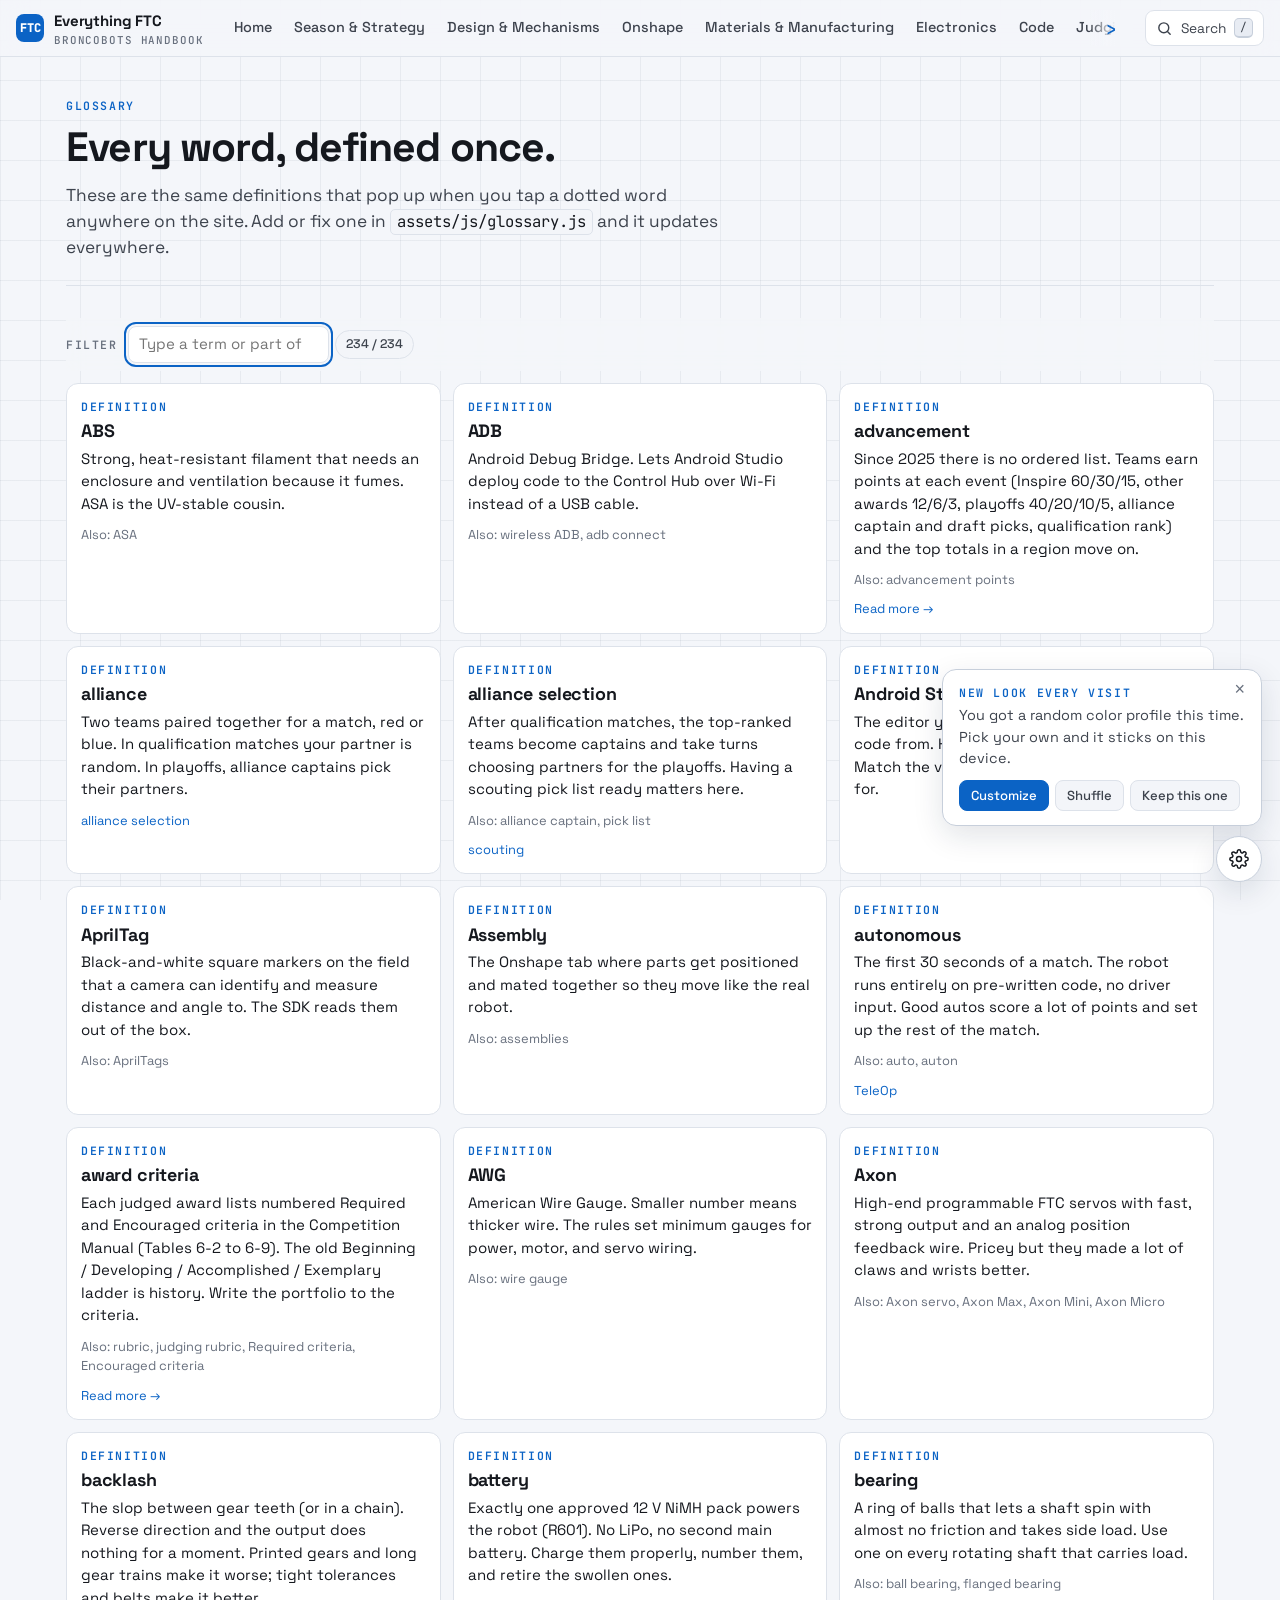
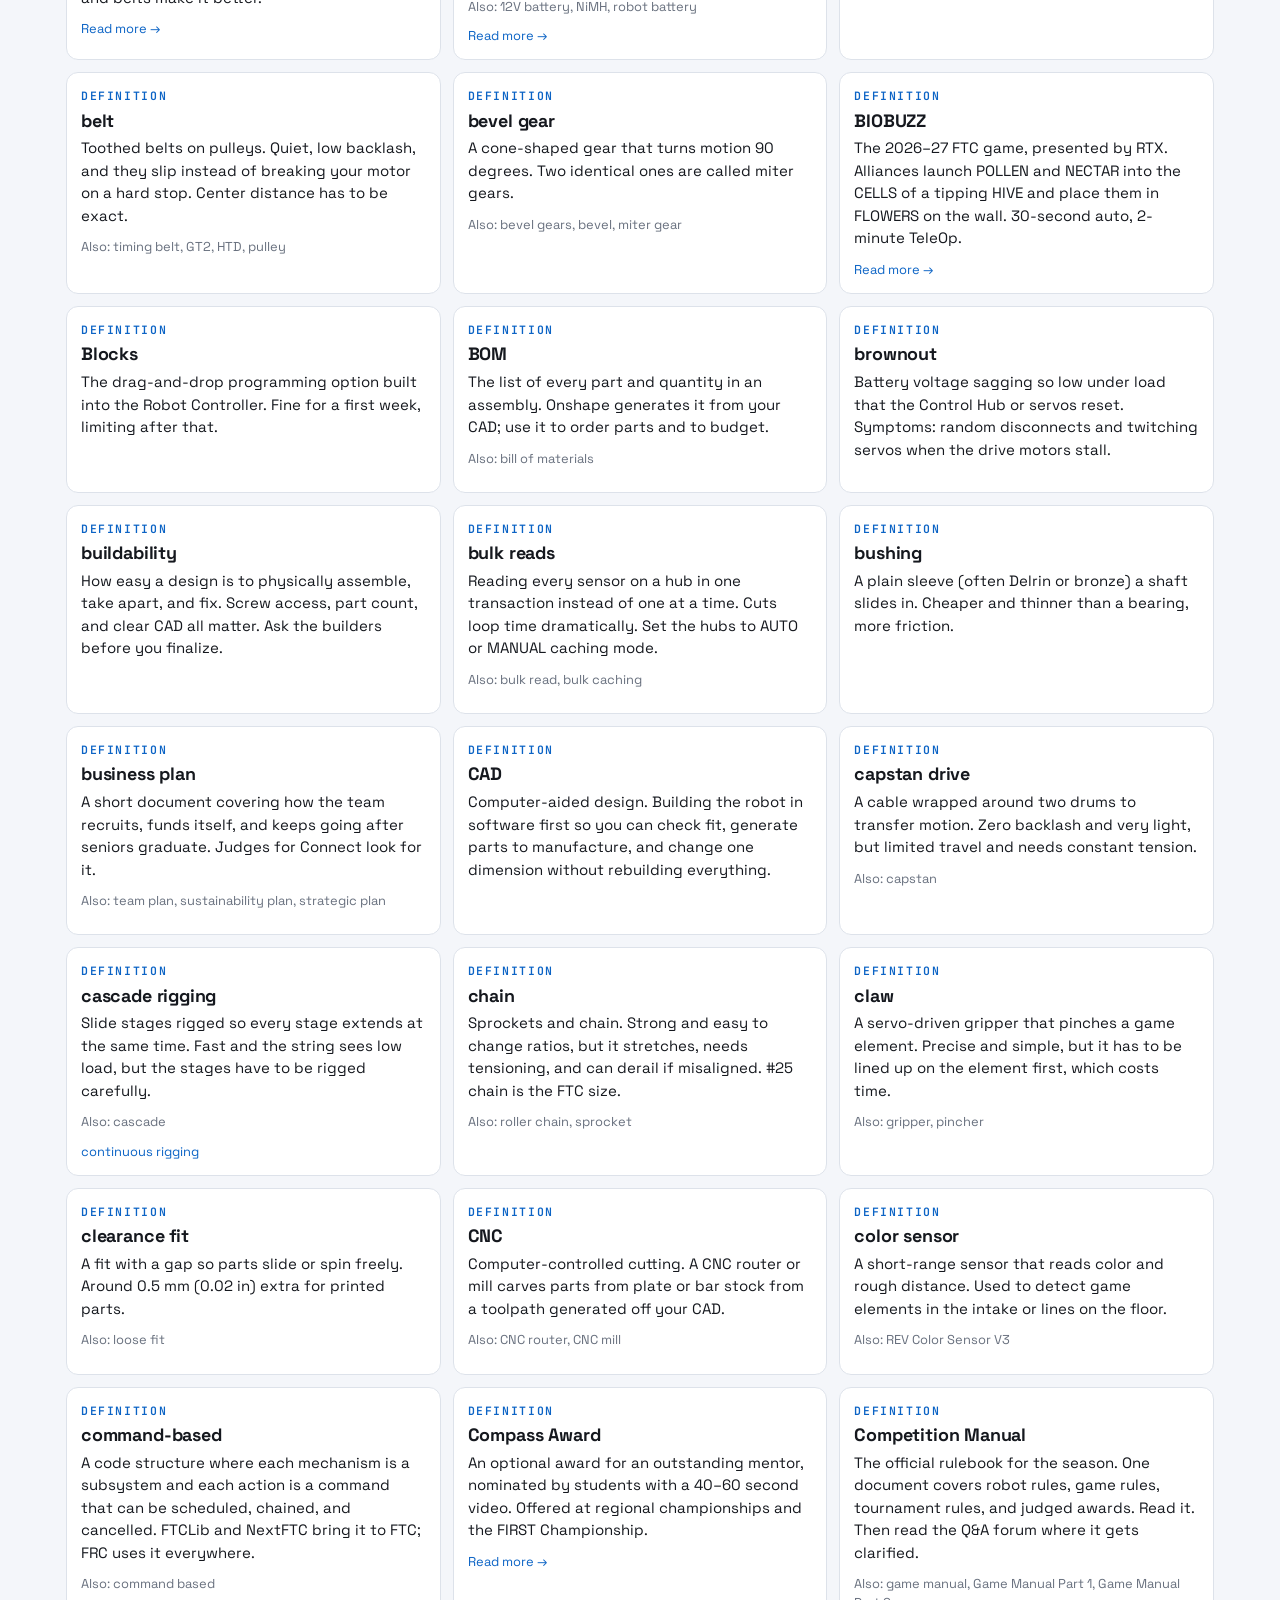
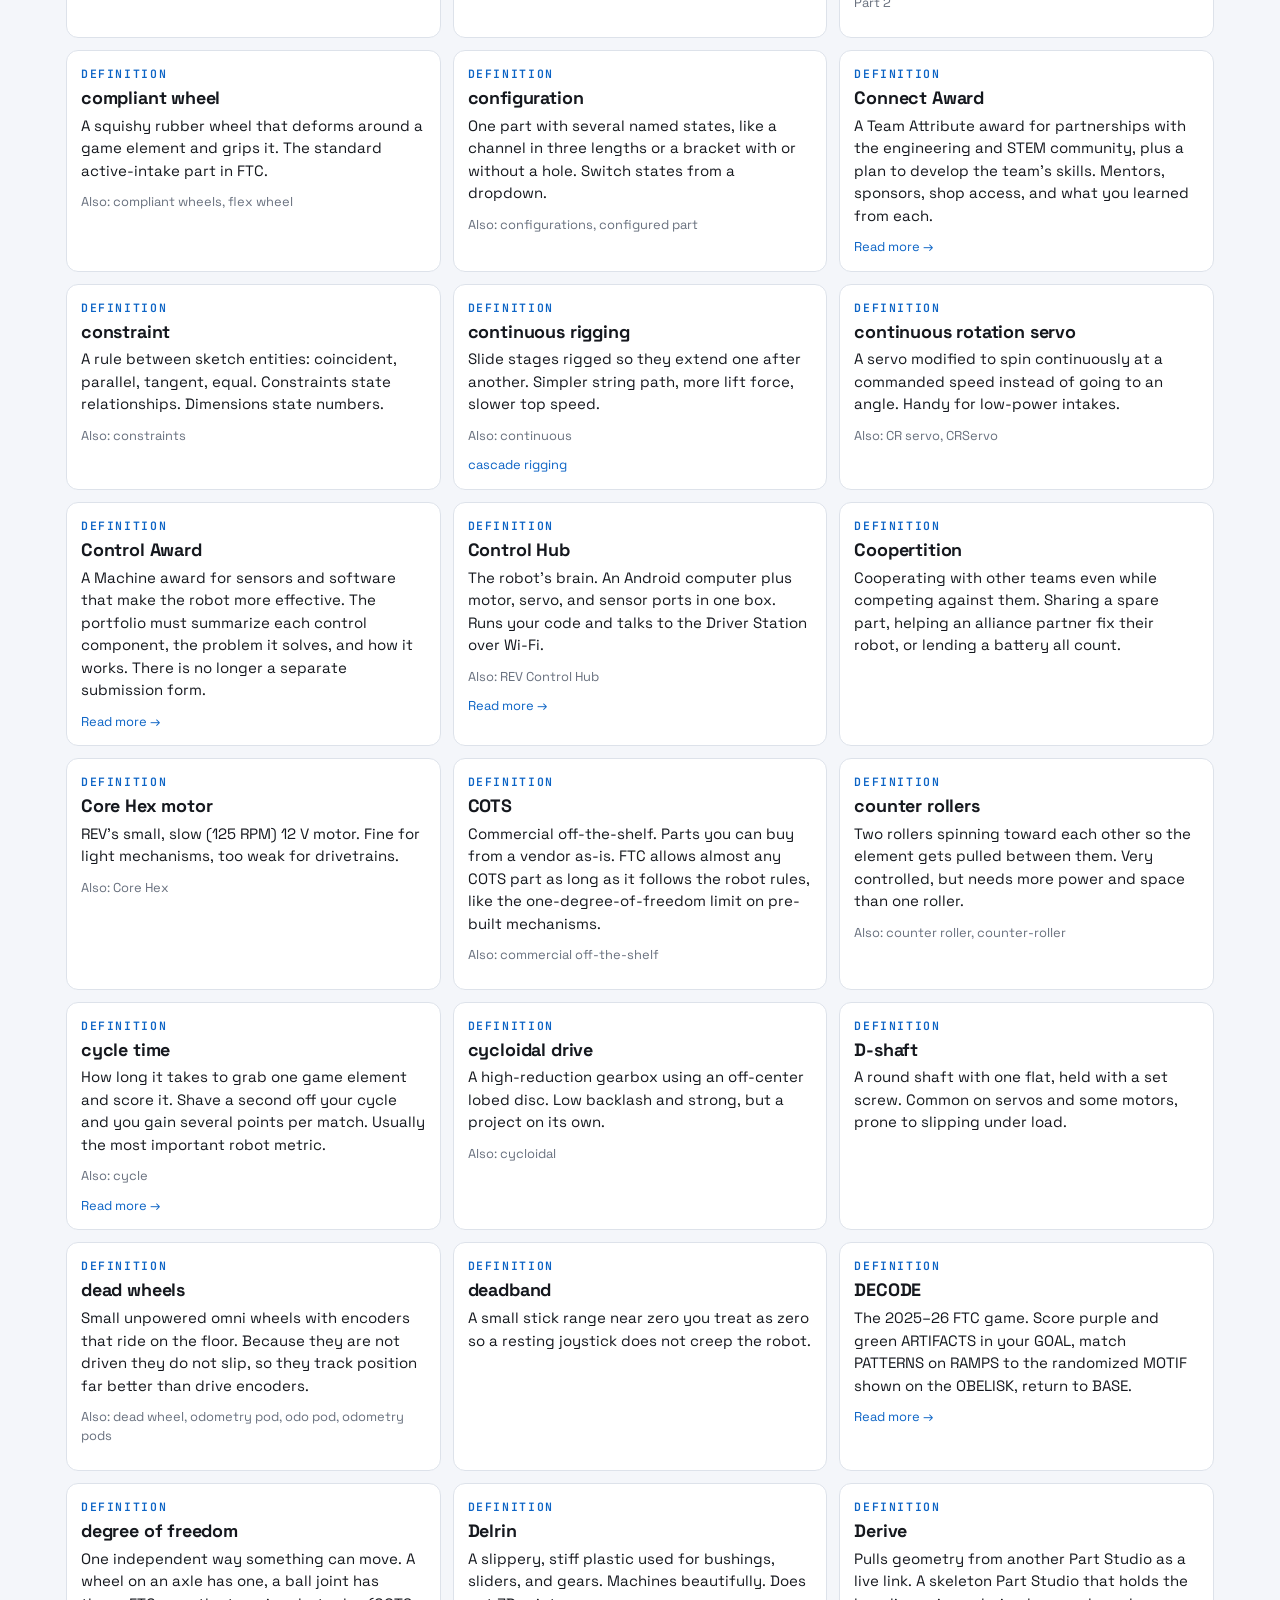
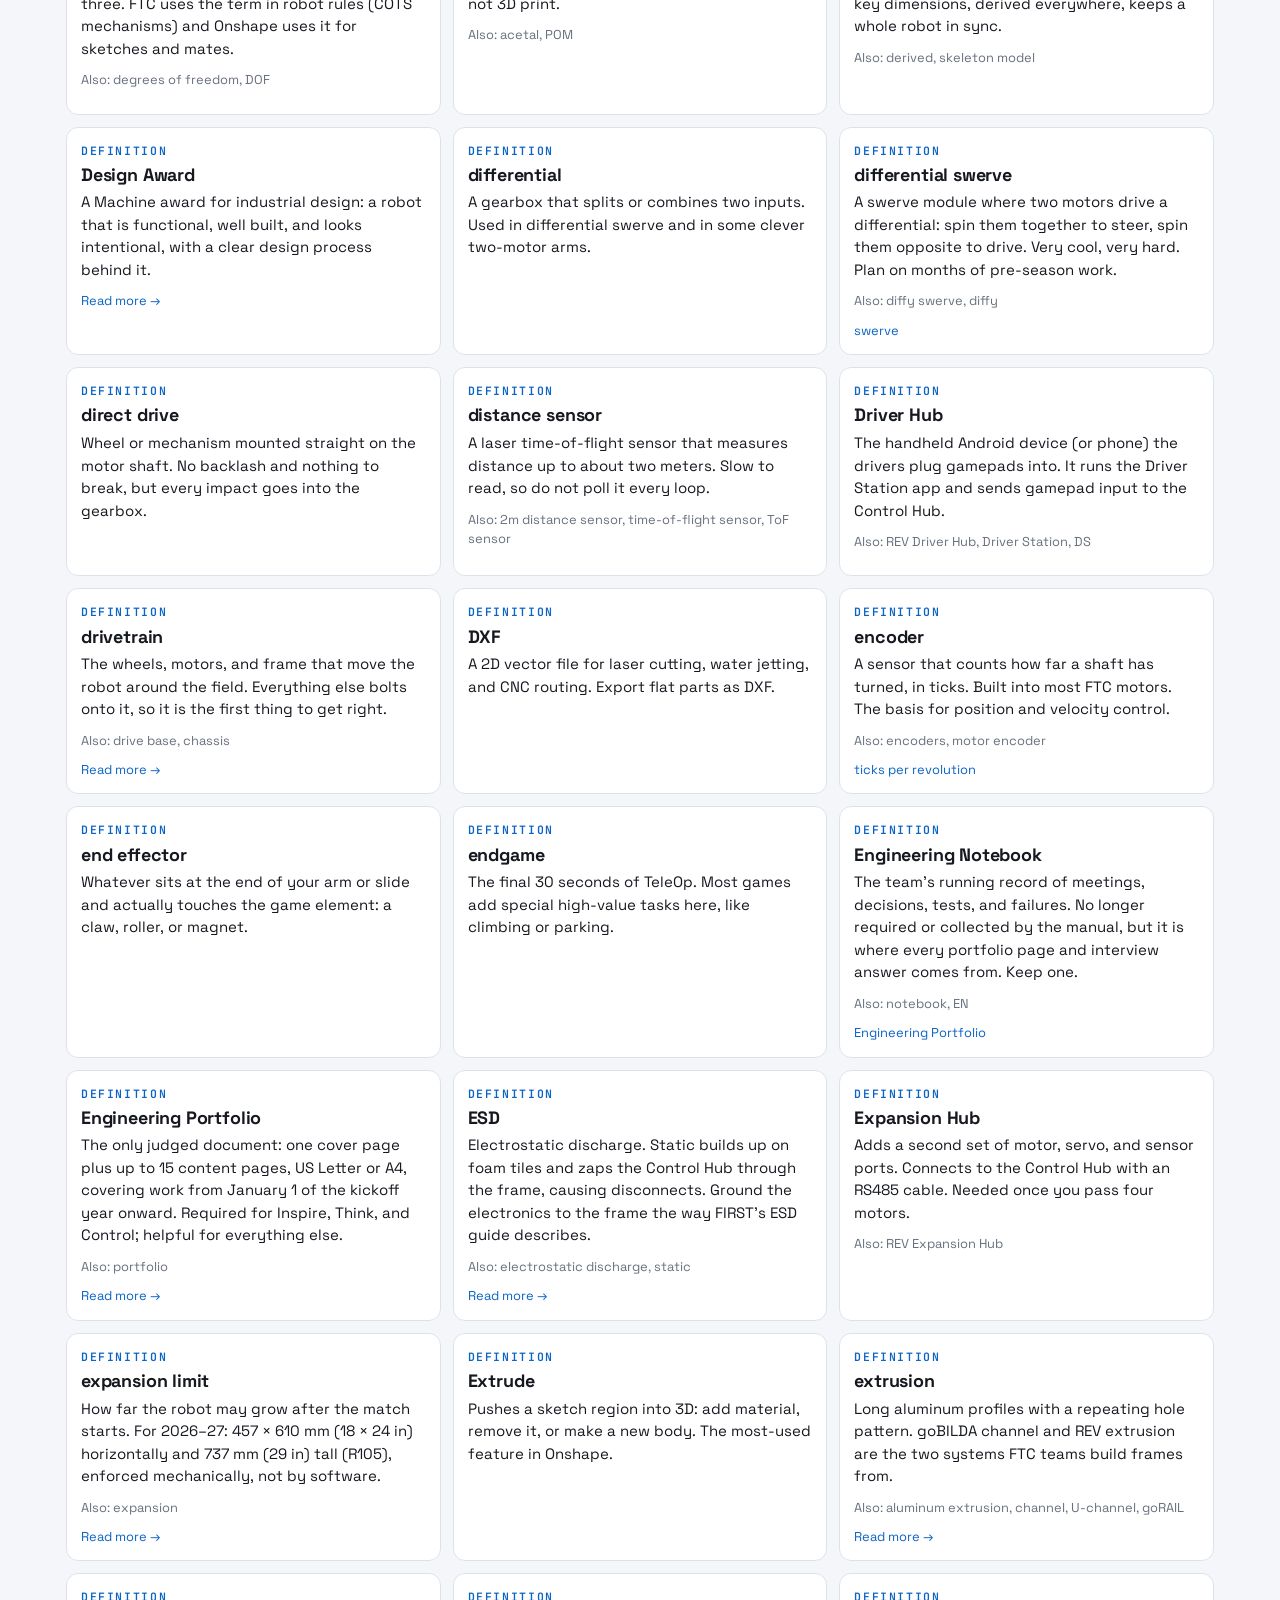
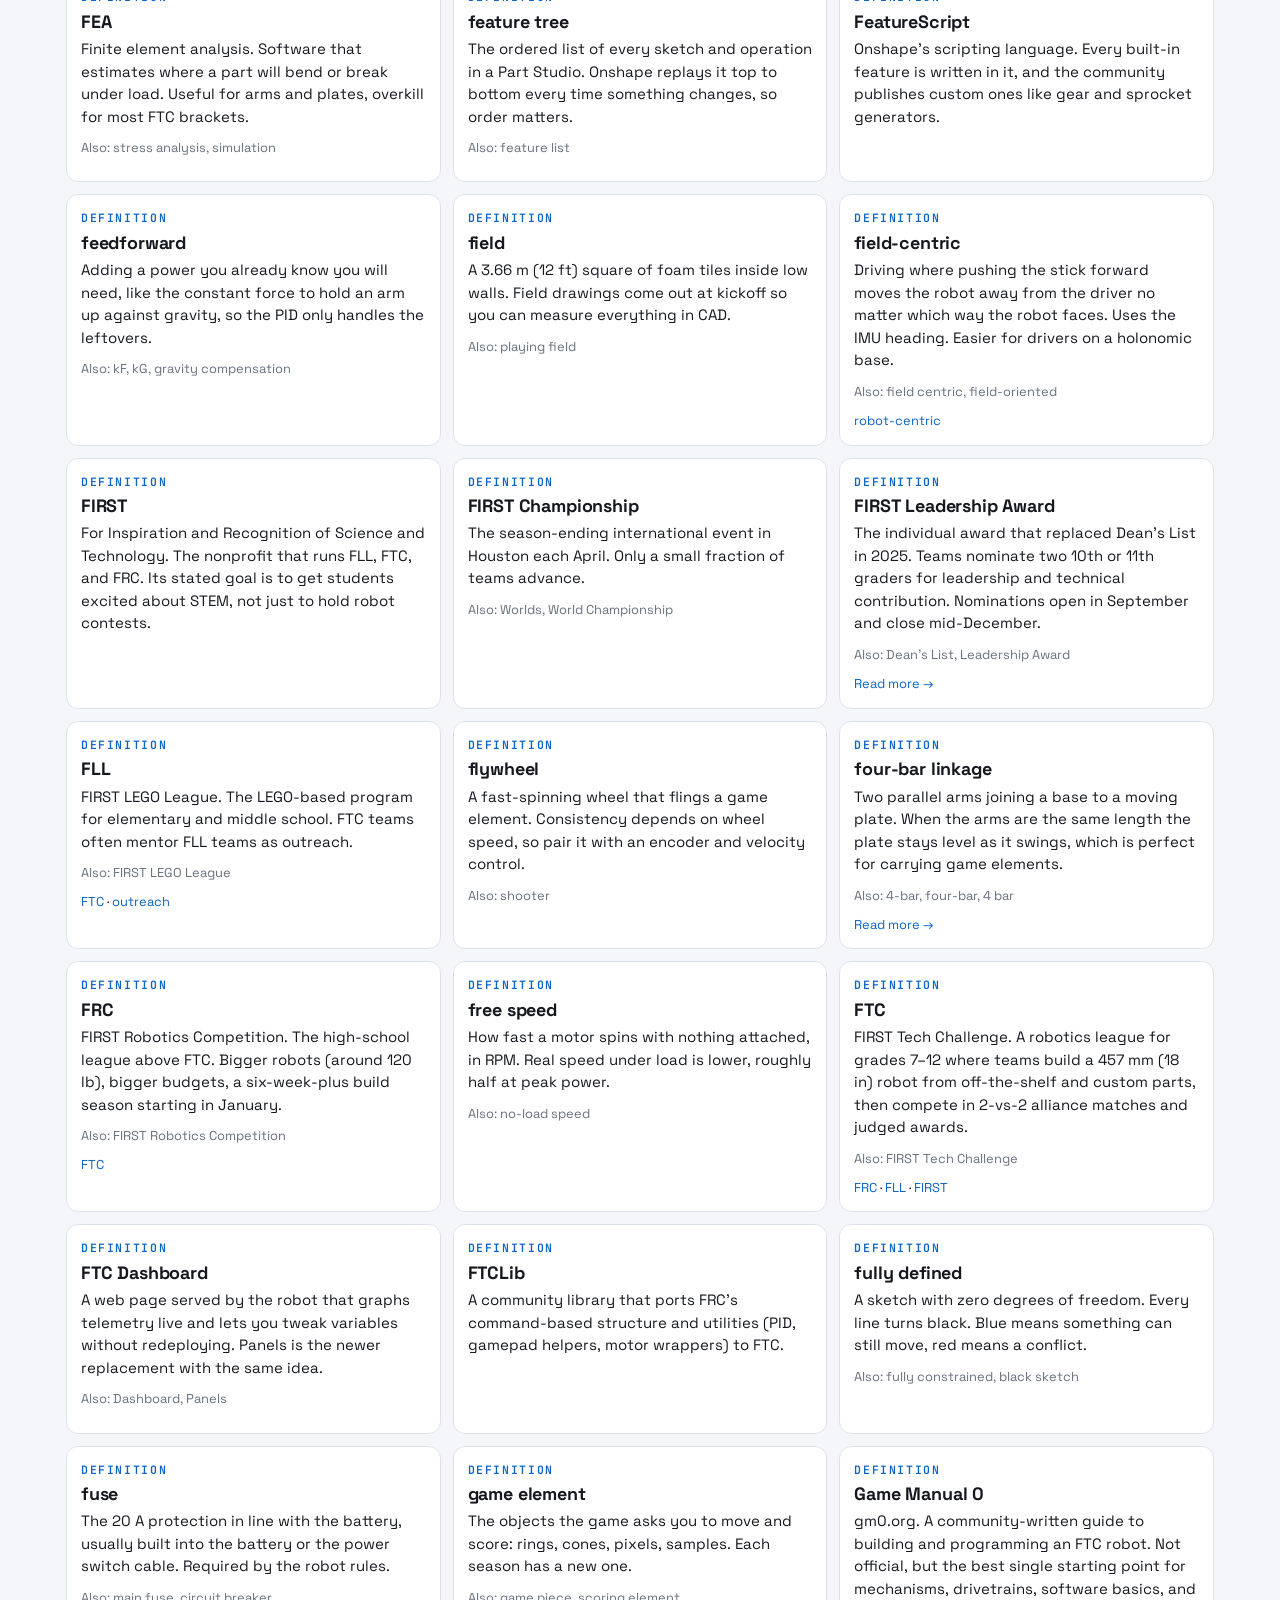
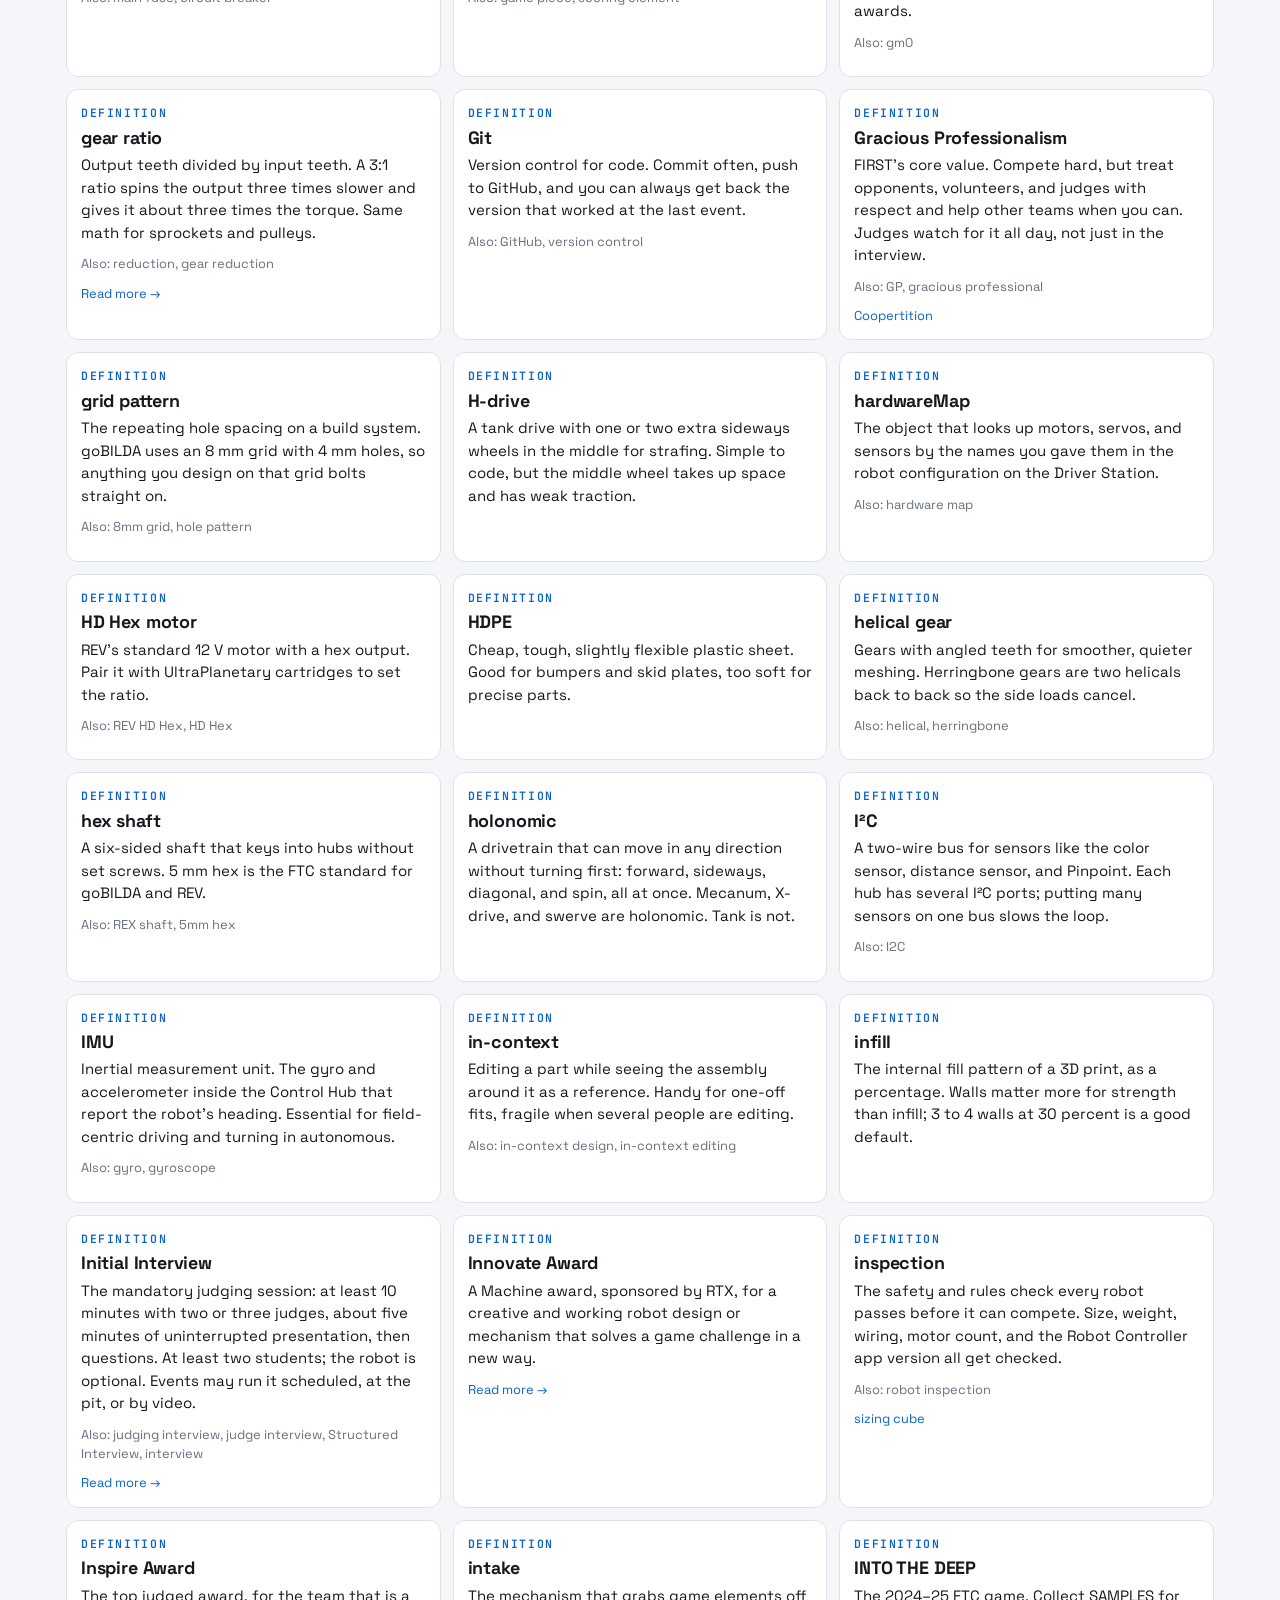
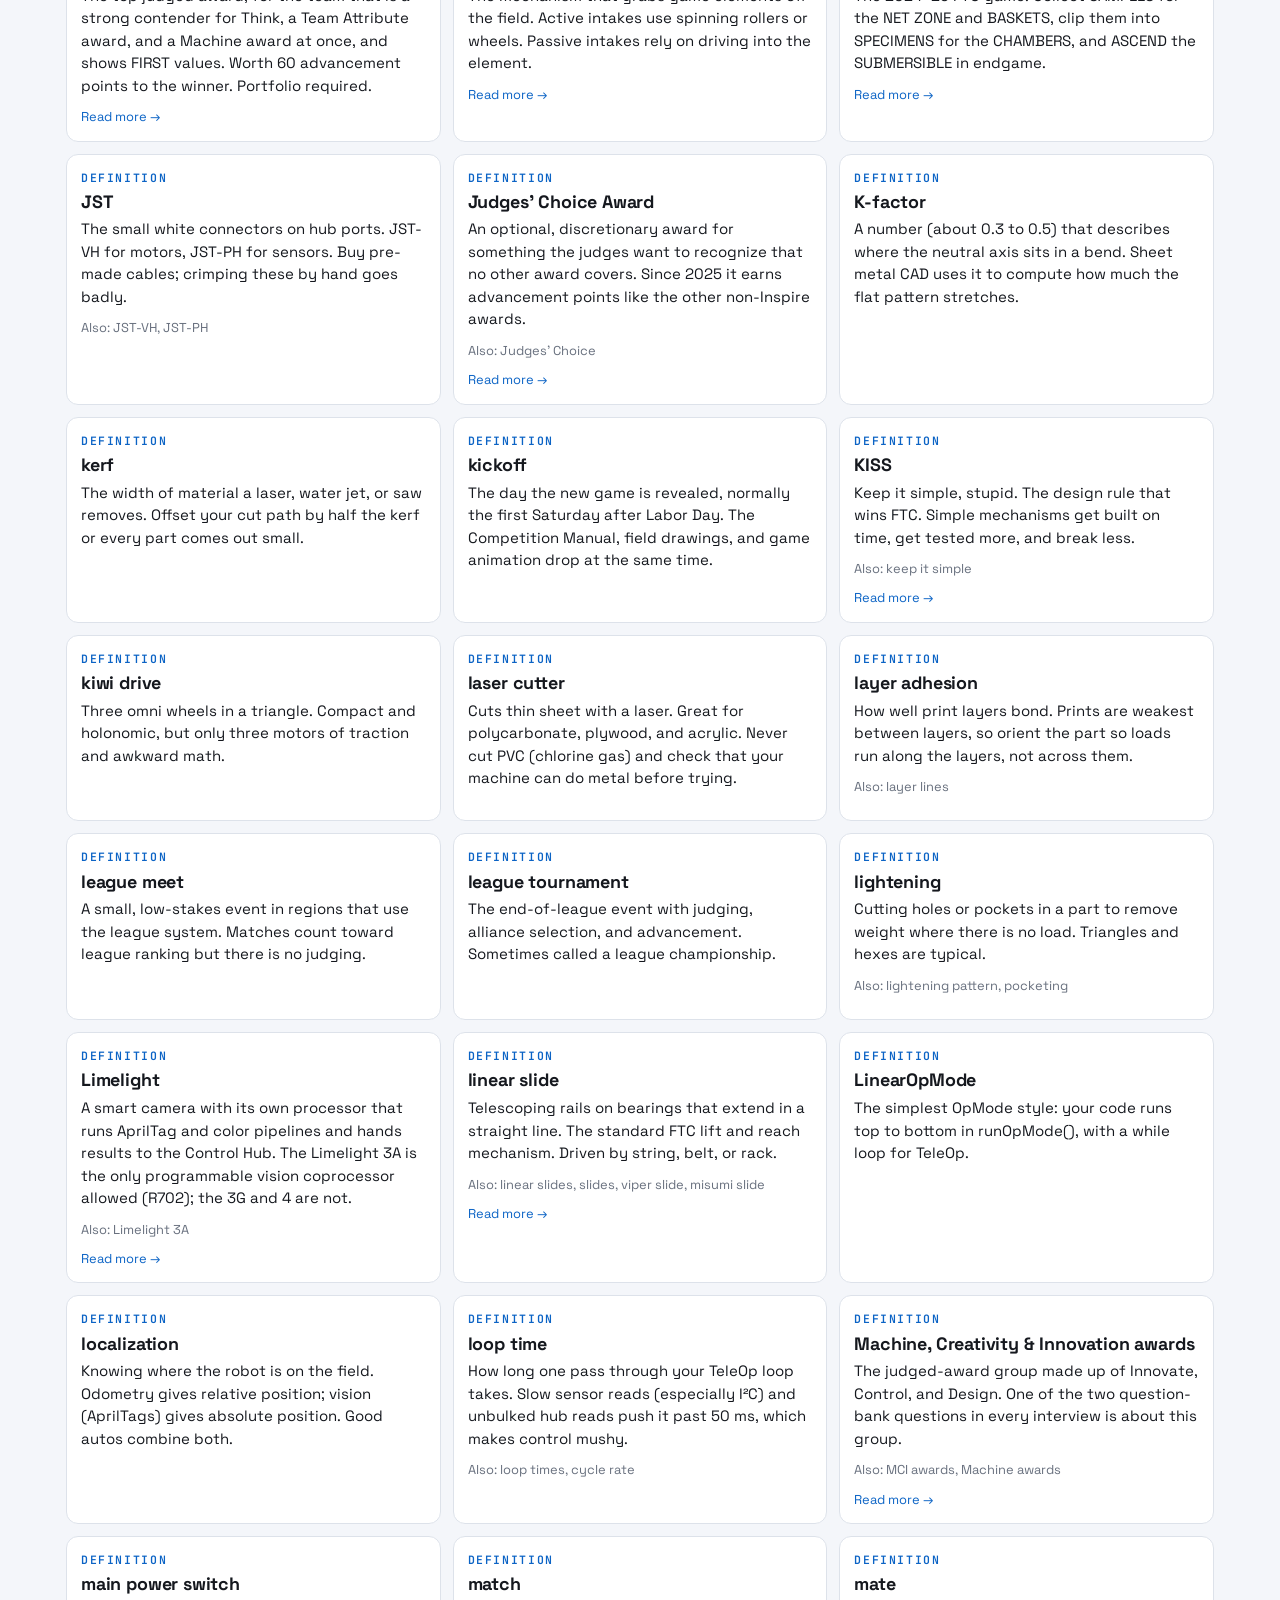
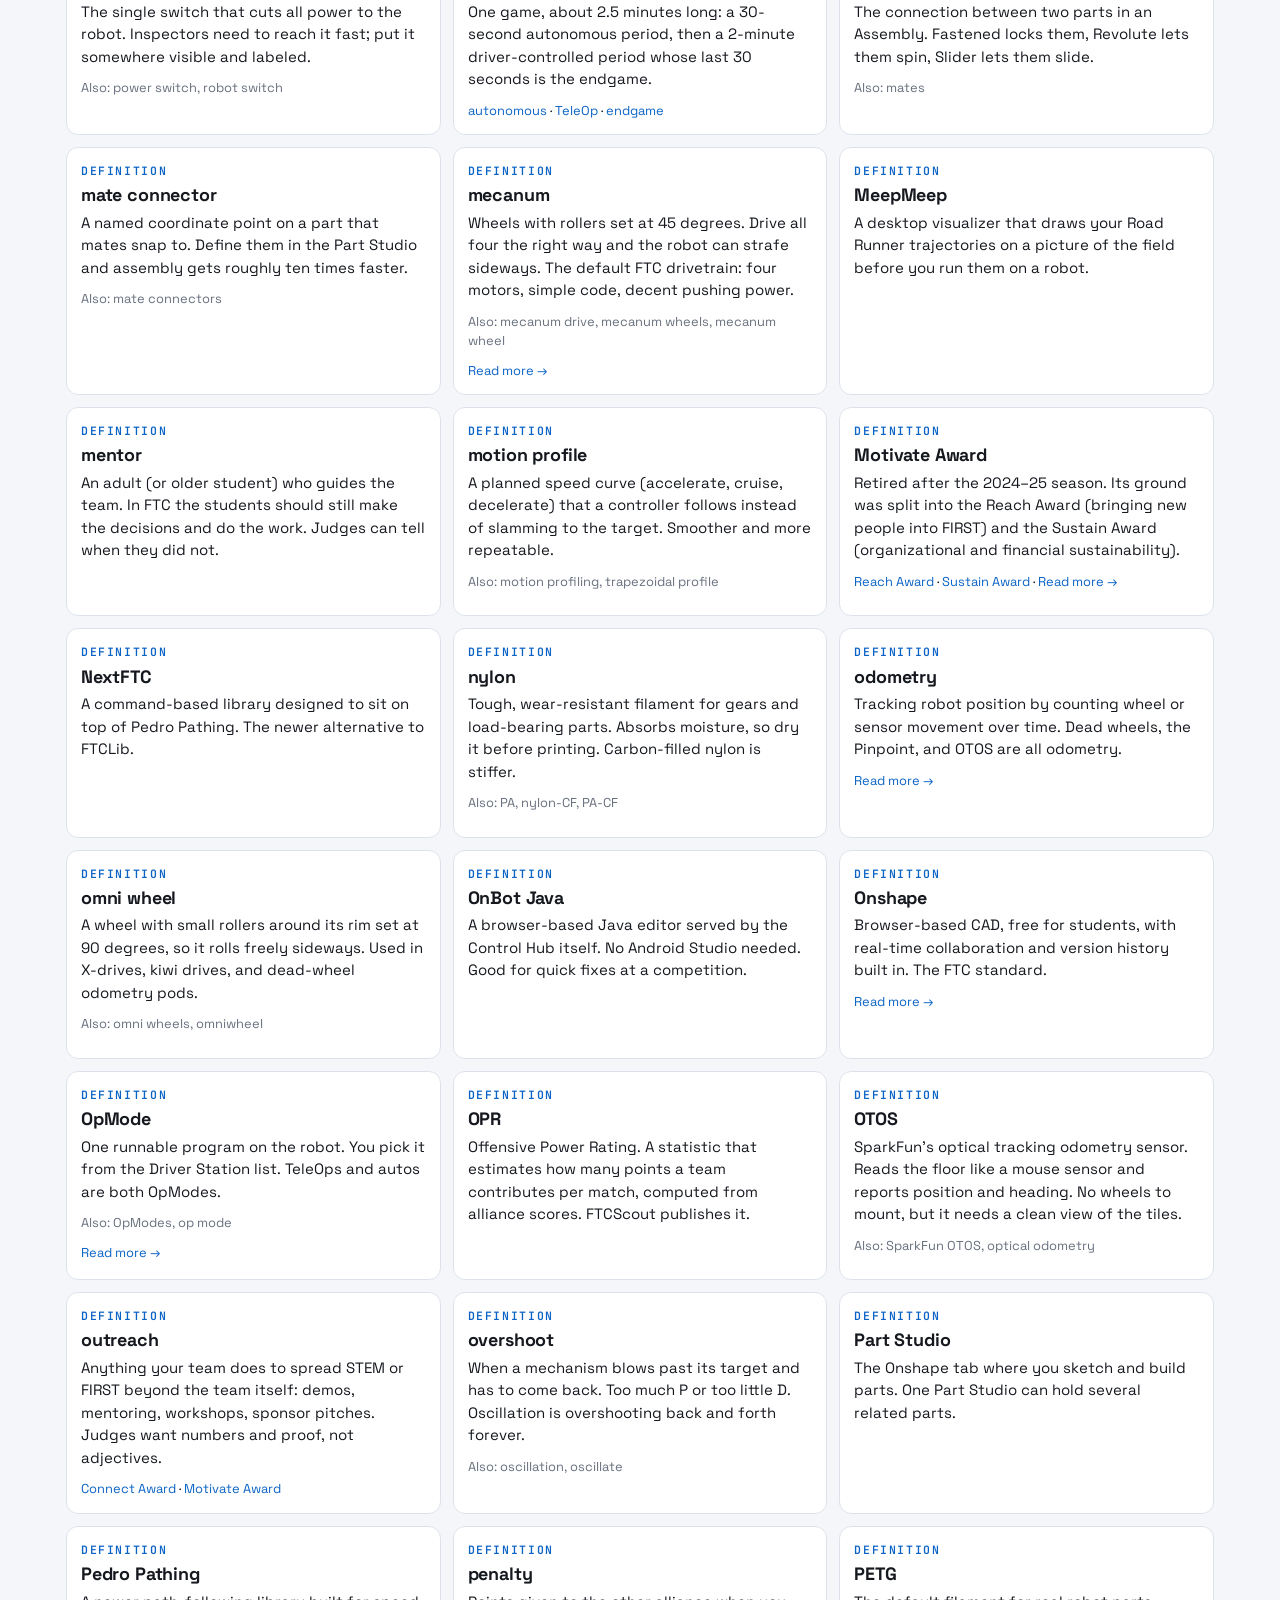
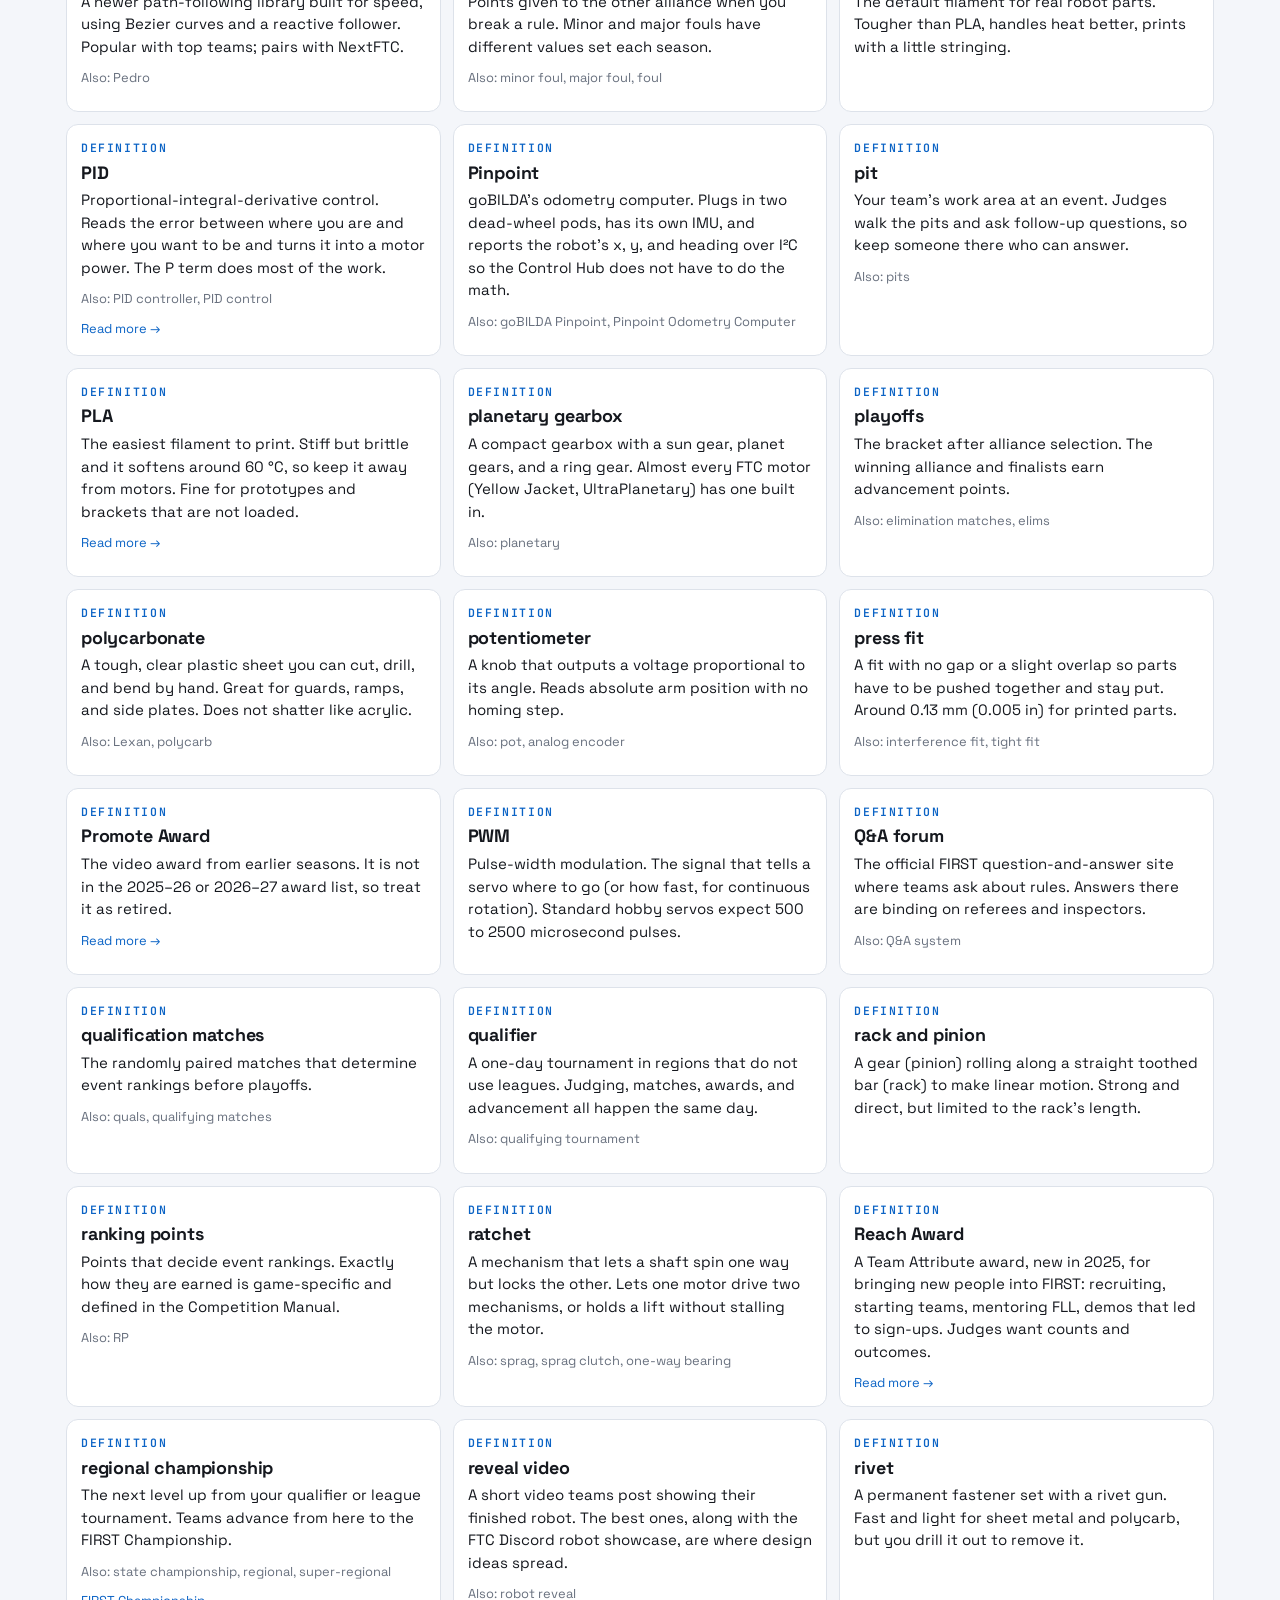
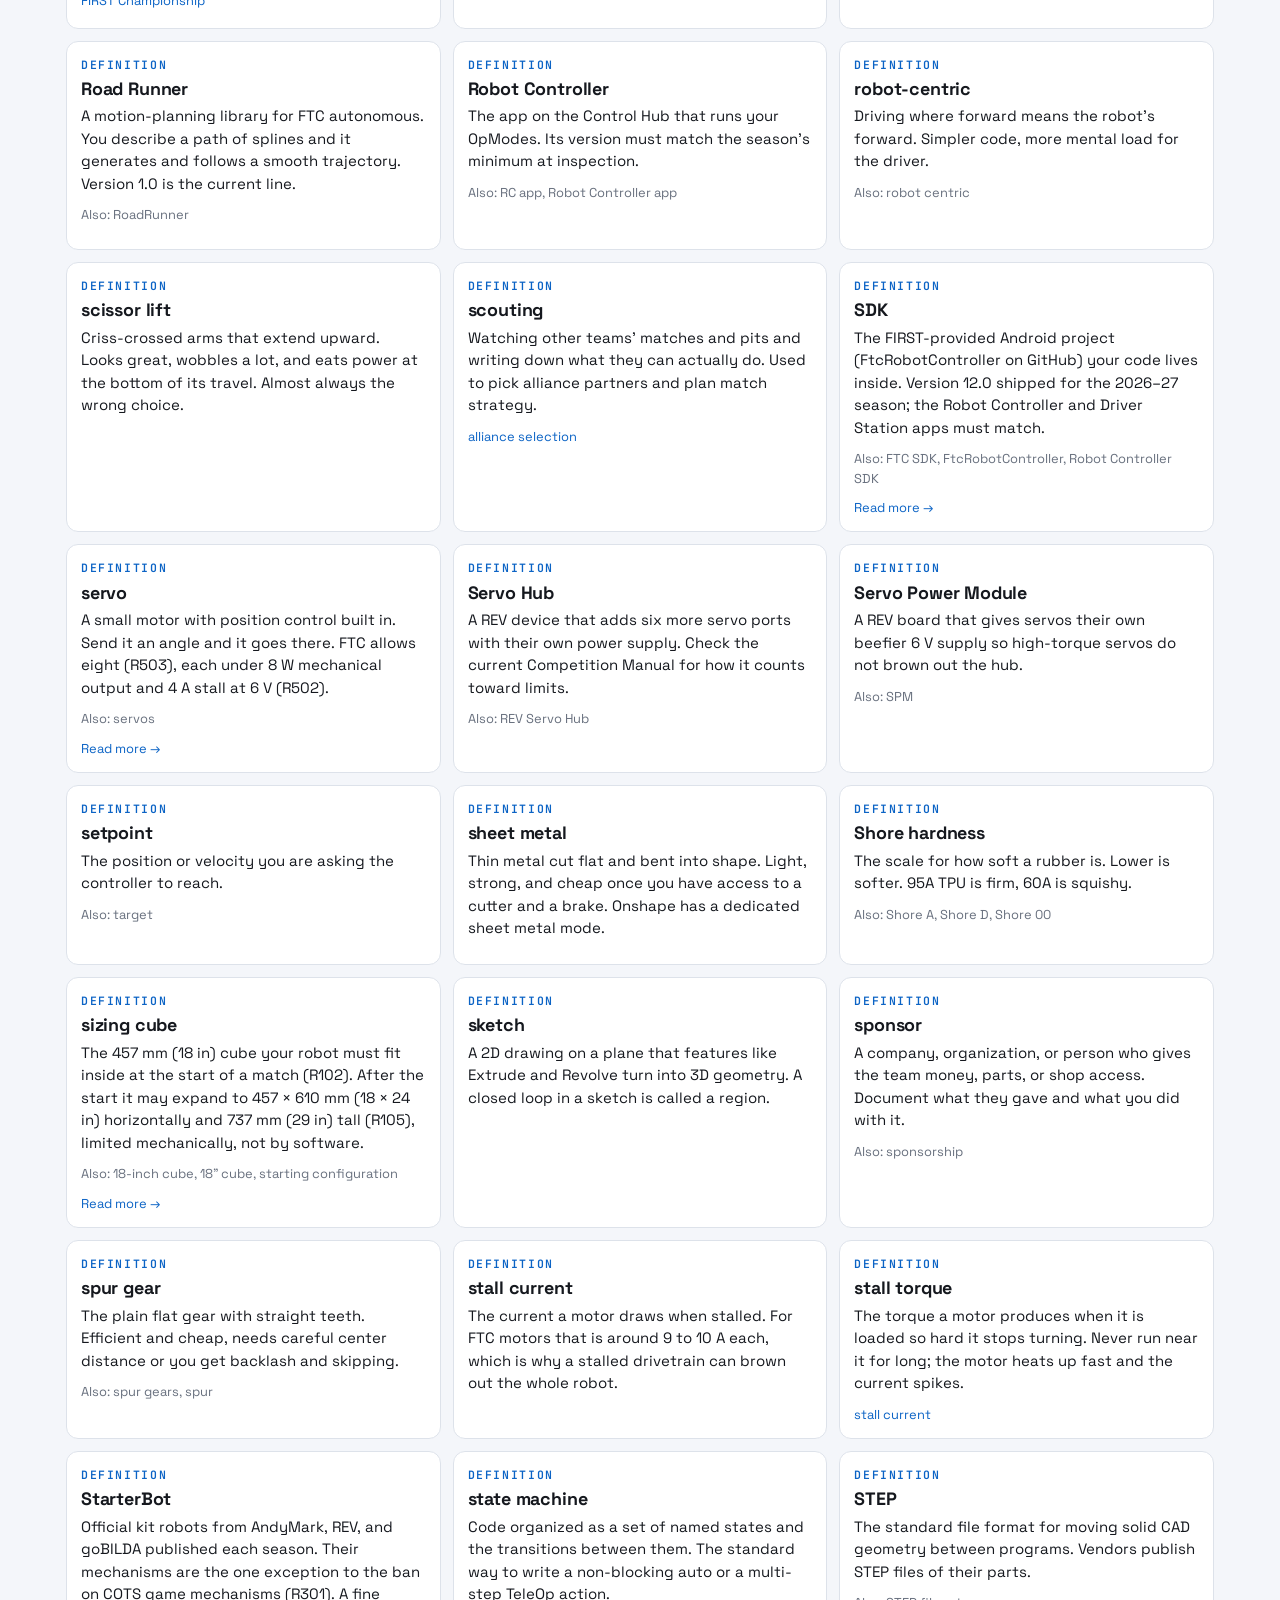
<file: glossary.html>
<!doctype html>
<html lang="en" data-theme="midnight" data-accent="rose" data-font="grotesk" data-density="comfortable" data-bg="grid">
<head>
<meta charset="utf-8">
<meta name="viewport" content="width=device-width, initial-scale=1">
<title>Glossary · Everything FTC</title>
<meta name="description" content="Every FTC term used on this site, from alliance to Yellow Jacket, in plain language. Searchable.">
<meta name="color-scheme" content="dark light">
<link rel="icon" href="assets/img/favicon.svg" type="image/svg+xml">
<link rel="preconnect" href="https://fonts.googleapis.com">
<link rel="preconnect" href="https://fonts.gstatic.com" crossorigin>
<link href="https://fonts.googleapis.com/css2?family=Space+Grotesk:wght@400;500;600;700&family=Inter:wght@400;500;600;700&family=JetBrains+Mono:wght@400;500;600&family=Atkinson+Hyperlegible:wght@400;700&family=Source+Serif+4:opsz,wght@8..60,400;8..60,600&display=swap" rel="stylesheet">
<link rel="stylesheet" href="assets/css/style.css">
<script>/* apply saved display settings before first paint */try{var s=JSON.parse(localStorage.getItem('ftc-handbook-settings')||'{}'),d={theme:'midnight',accent:'rose',font:'grotesk',density:'comfortable',bg:'grid'};for(var k in d){document.documentElement.setAttribute('data-'+k,s[k]||d[k]);}}catch(e){}</script>
</head>
<body>
<a class="skip" href="#main">Skip to content</a>
<header class="site-header">
  <div class="header-inner">
    <a class="brand" href="index.html"><span class="brand-mark">FTC</span><span>Everything FTC<small>Broncobots handbook</small></span></a>
    <div class="main-nav-wrap"><nav class="main-nav" id="main-nav" aria-label="Main"></nav></div>
    <div class="header-actions">
      <button class="icon-btn" type="button" data-open-search aria-label="Search"><svg viewBox="0 0 24 24" fill="none" stroke="currentColor" stroke-width="2" stroke-linecap="round"><circle cx="11" cy="11" r="7"/><path d="m20 20-3.5-3.5"/></svg><span class="txt">Search</span><kbd>/</kbd></button>
      <button class="icon-btn menu-btn" type="button" aria-expanded="false" aria-controls="main-nav" aria-label="Menu"><svg viewBox="0 0 24 24" fill="none" stroke="currentColor" stroke-width="2" stroke-linecap="round"><path d="M4 7h16M4 12h16M4 17h16"/></svg></button>
    </div>
  </div>
</header>
<div class="page no-side">

  <main class="content" id="main">
<div class="hero">
  <span class="eyebrow">Glossary</span>
  <h1>Every word, defined once.</h1>
  <p class="lede">These are the same definitions that pop up when you tap a dotted word anywhere on the site. Add or fix one in <code>assets/js/glossary.js</code> and it updates everywhere.</p>
</div>
<section data-no-terms>
  <div class="filterbar" id="gloss-filter">
    <span class="label">Filter</span>
    <input type="search" id="gloss-search" placeholder="Type a term or part of a definition…" aria-label="Search glossary" autofocus>
    <span class="chip" id="gloss-count"></span>
  </div>
  <div id="gloss-list" class="grid cols-2"></div>
  <noscript><p class="muted">The glossary needs JavaScript. The definitions live in <code>assets/js/glossary.js</code>.</p></noscript>
</section>
<script>
document.addEventListener("DOMContentLoaded", () => {
  const G = window.GLOSSARY || {};
  const list = document.getElementById("gloss-list"), input = document.getElementById("gloss-search"), count = document.getElementById("gloss-count");
  const keys = Object.keys(G).sort((a, b) => G[a].term.localeCompare(G[b].term, undefined, { sensitivity: "base" }));
  const esc = s => s.replace(/[&<>"]/g, c => ({ "&": "&amp;", "<": "&lt;", ">": "&gt;", '"': "&quot;" }[c]));
  const render = () => {
    const q = input.value.trim().toLowerCase();
    list.innerHTML = "";
    let n = 0;
    for (const k of keys) {
      const g = G[k];
      const hay = (g.term + " " + (g.aliases || []).join(" ") + " " + g.def).toLowerCase();
      if (q && !hay.includes(q)) continue;
      n++;
      const card = document.createElement("div");
      card.className = "card"; card.id = k;
      card.innerHTML = '<span class="eyebrow">Definition</span><h3>' + esc(g.term) + "</h3><p>" + esc(g.def) + "</p>" +
        ((g.aliases && g.aliases.length) ? '<p class="small muted">Also: ' + g.aliases.map(esc).join(", ") + "</p>" : "") +
        '<p class="small">' + ((g.see || []).filter(s => G[s]).map(s => '<a href="#' + s + '">' + esc(G[s].term) + "</a>").join(" · ")) + (g.link ? (g.see && g.see.length ? " · " : "") + '<a href="' + g.link + '">Read more →</a>' : "") + "</p>";
      list.appendChild(card);
    }
    count.textContent = n + " / " + keys.length;
  };
  input.addEventListener("input", render);
  render();
  if (location.hash) { const t = document.getElementById(location.hash.slice(1)); if (t) { t.scrollIntoView(); t.classList.add("accent"); } }
  window.addEventListener("hashchange", () => { document.querySelectorAll("#gloss-list .card.accent").forEach(c => c.classList.remove("accent")); const t = document.getElementById(location.hash.slice(1)); if (t) { t.scrollIntoView(); t.classList.add("accent"); } });
});
</script>
  </main>
</div>
<footer class="site-footer">
  <div class="inner">
    <span>Everything FTC · a Broncobots handbook · not affiliated with <em>FIRST</em>. Rules quoted here can go stale; the <a href="https://ftc-resources.firstinspires.org/ftc/game/manual">Competition Manual</a> always wins.</span>
    <span><a href="https://github.com/ElMagoCT/ftc-handbook">Edit on GitHub</a> · <a href="glossary.html">Glossary</a> · <a href="resources.html">Resources</a></span>
  </div>
</footer>
<script src="assets/js/glossary.js"></script>
<script src="assets/js/graphics.js"></script>
<script src="assets/js/sims.js"></script>
<script src="assets/js/app.js"></script>
</body>
</html>
</file>
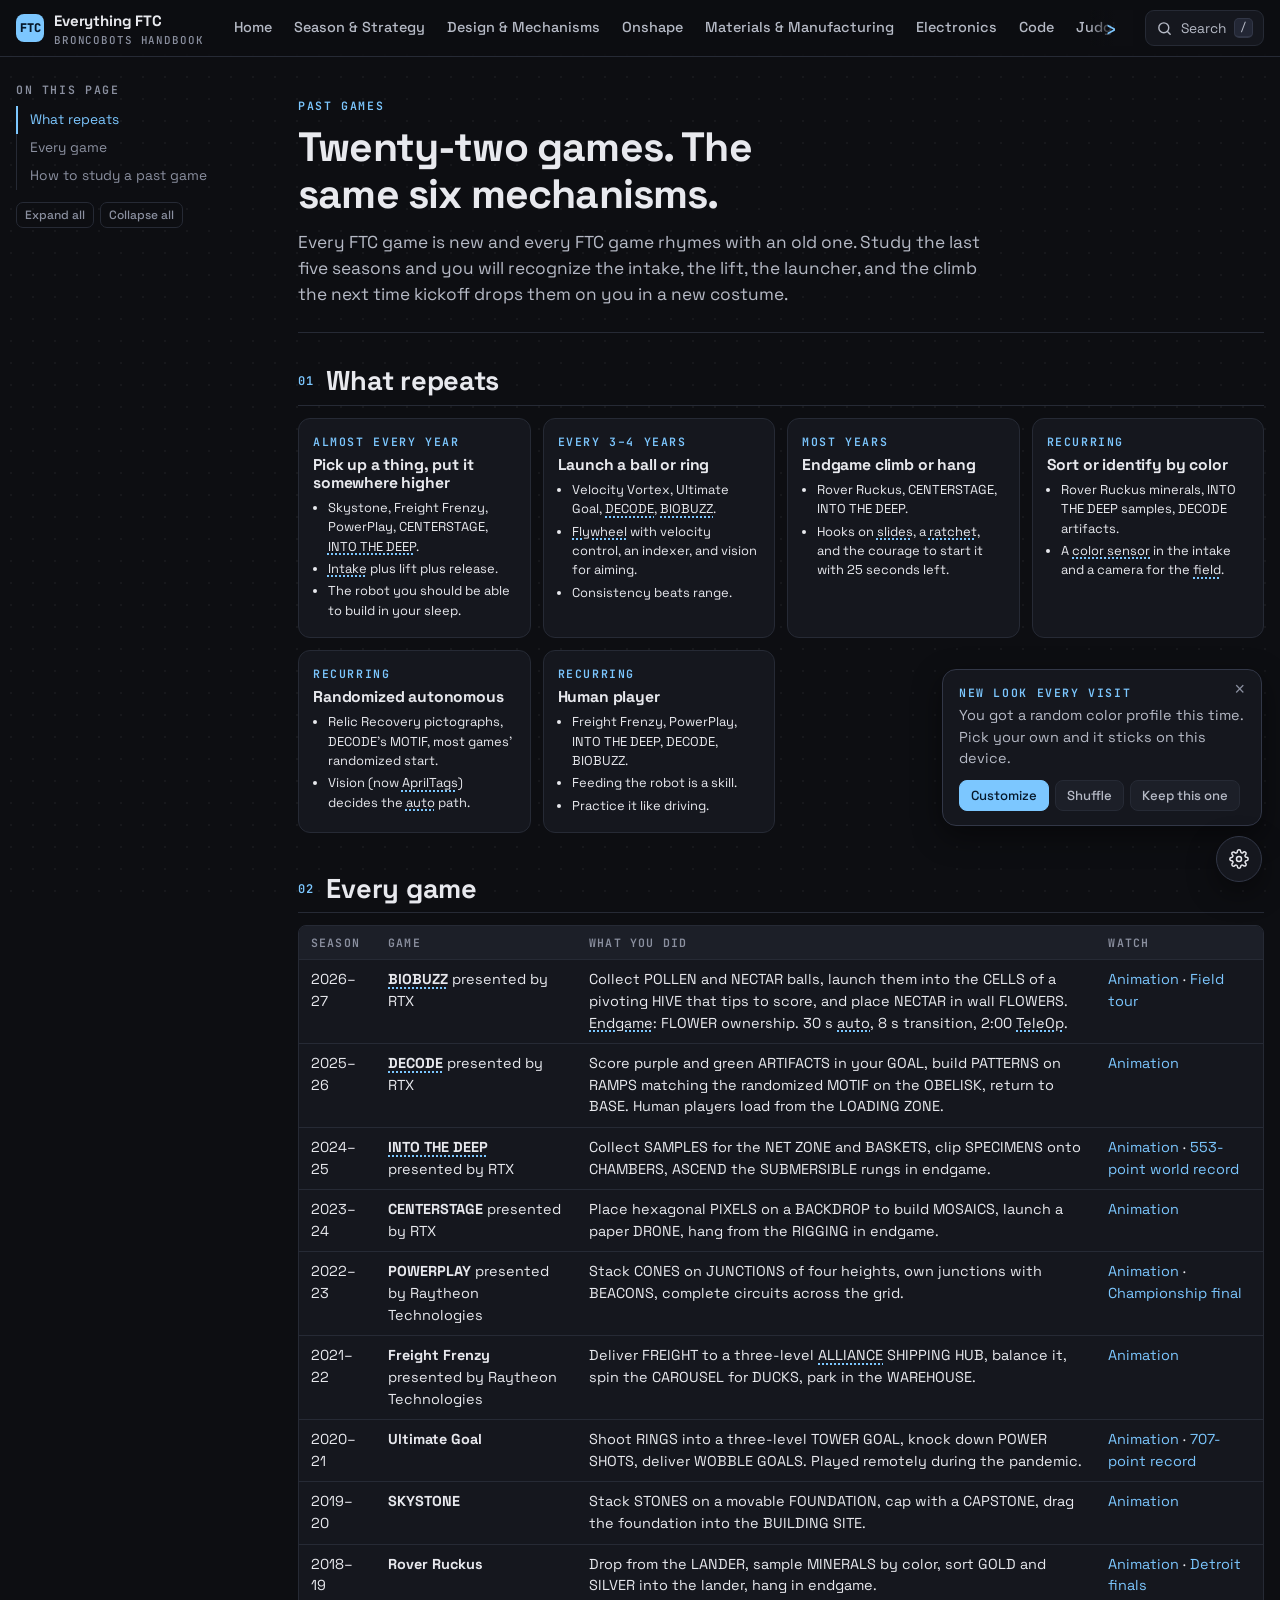
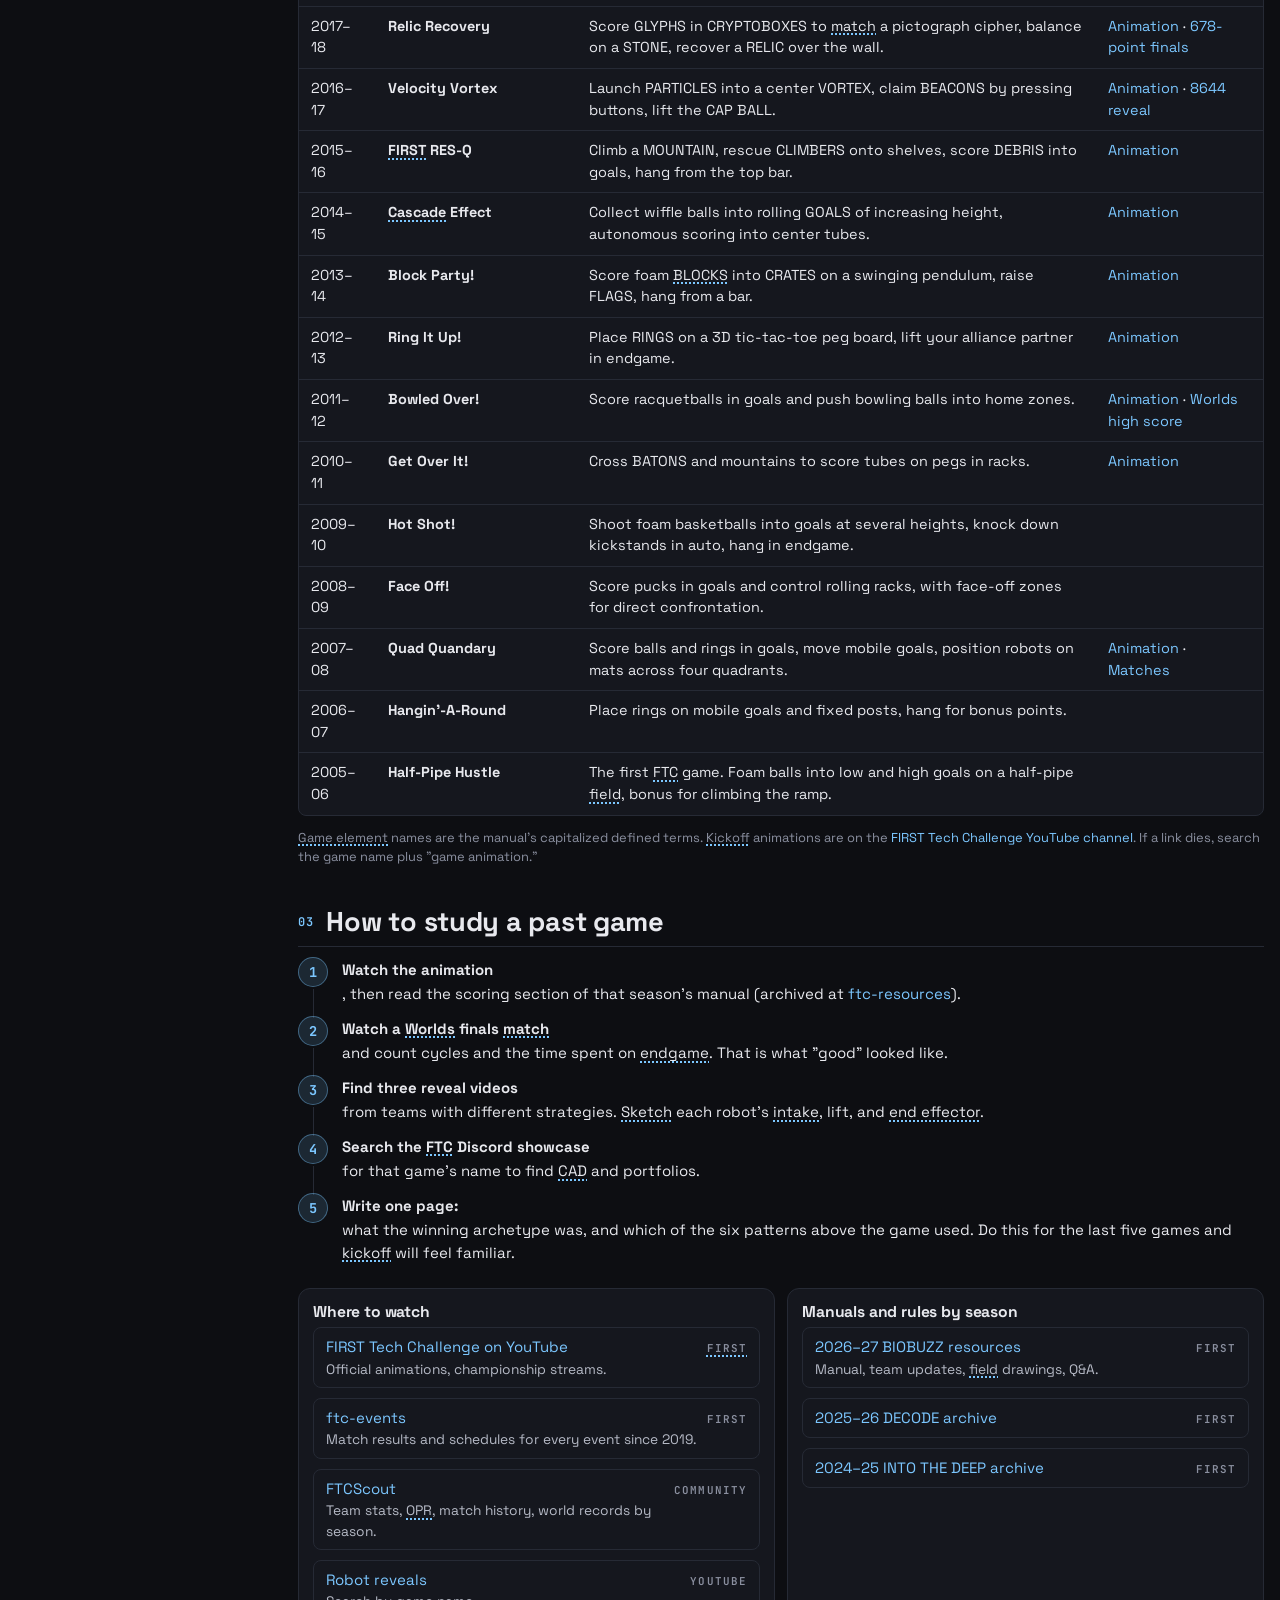
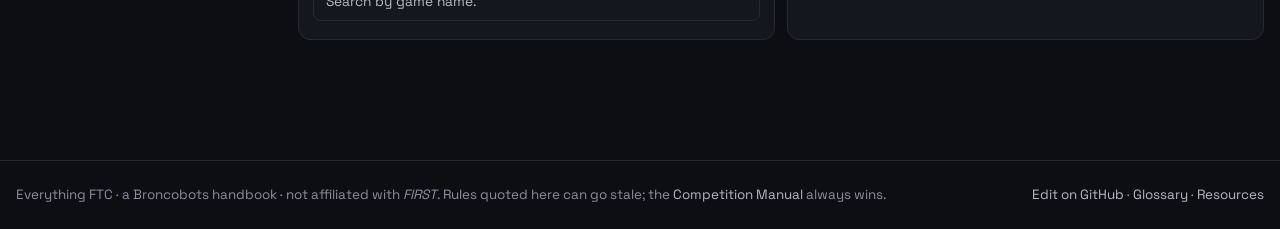
<file: history.html>
<!doctype html>
<html lang="en" data-theme="midnight" data-accent="rose" data-font="grotesk" data-density="comfortable" data-bg="grid">
<head>
<meta charset="utf-8">
<meta name="viewport" content="width=device-width, initial-scale=1">
<title>Past Games · Everything FTC</title>
<meta name="description" content="Every FIRST Tech Challenge game since 2005 with a one-line summary, the kickoff animation, and robots worth studying, plus the mechanism patterns that repeat across seasons.">
<meta name="color-scheme" content="dark light">
<link rel="icon" href="assets/img/favicon.svg" type="image/svg+xml">
<link rel="preconnect" href="https://fonts.googleapis.com">
<link rel="preconnect" href="https://fonts.gstatic.com" crossorigin>
<link href="https://fonts.googleapis.com/css2?family=Space+Grotesk:wght@400;500;600;700&family=Inter:wght@400;500;600;700&family=JetBrains+Mono:wght@400;500;600&family=Atkinson+Hyperlegible:wght@400;700&family=Source+Serif+4:opsz,wght@8..60,400;8..60,600&display=swap" rel="stylesheet">
<link rel="stylesheet" href="assets/css/style.css">
<script>/* apply saved display settings before first paint */try{var s=JSON.parse(localStorage.getItem('ftc-handbook-settings')||'{}'),d={theme:'midnight',accent:'rose',font:'grotesk',density:'comfortable',bg:'grid'};for(var k in d){document.documentElement.setAttribute('data-'+k,s[k]||d[k]);}}catch(e){}</script>
</head>
<body>
<a class="skip" href="#main">Skip to content</a>
<header class="site-header">
  <div class="header-inner">
    <a class="brand" href="index.html"><span class="brand-mark">FTC</span><span>Everything FTC<small>Broncobots handbook</small></span></a>
    <div class="main-nav-wrap"><nav class="main-nav" id="main-nav" aria-label="Main"></nav></div>
    <div class="header-actions">
      <button class="icon-btn" type="button" data-open-search aria-label="Search"><svg viewBox="0 0 24 24" fill="none" stroke="currentColor" stroke-width="2" stroke-linecap="round"><circle cx="11" cy="11" r="7"/><path d="m20 20-3.5-3.5"/></svg><span class="txt">Search</span><kbd>/</kbd></button>
      <button class="icon-btn menu-btn" type="button" aria-expanded="false" aria-controls="main-nav" aria-label="Menu"><svg viewBox="0 0 24 24" fill="none" stroke="currentColor" stroke-width="2" stroke-linecap="round"><path d="M4 7h16M4 12h16M4 17h16"/></svg></button>
    </div>
  </div>
</header>
<div class="page">
  <aside class="sidebar" aria-label="On this page"></aside>
  <main class="content" id="main">
<div class="hero">
  <span class="eyebrow">Past Games</span>
  <h1>Twenty-two games. The same six mechanisms.</h1>
  <p class="lede">Every FTC game is new and every FTC game rhymes with an old one. Study the last five seasons and you will recognize the intake, the lift, the launcher, and the climb the next time kickoff drops them on you in a new costume.</p>
</div>

<section id="patterns">
  <h2>What repeats</h2>
  <div class="grid cols-3">
    <div class="card"><span class="eyebrow">Almost every year</span><h4>Pick up a thing, put it somewhere higher</h4><ul class="small compact"><li>Skystone, Freight Frenzy, PowerPlay, CENTERSTAGE, INTO THE DEEP.</li><li>Intake plus lift plus release.</li><li>The robot you should be able to build in your sleep.</li></ul></div>
    <div class="card"><span class="eyebrow">Every 3–4 years</span><h4>Launch a ball or ring</h4><ul class="small compact"><li>Velocity Vortex, Ultimate Goal, DECODE, BIOBUZZ.</li><li>Flywheel with velocity control, an indexer, and vision for aiming.</li><li>Consistency beats range.</li></ul></div>
    <div class="card"><span class="eyebrow">Most years</span><h4>Endgame climb or hang</h4><ul class="small compact"><li>Rover Ruckus, CENTERSTAGE, INTO THE DEEP.</li><li>Hooks on slides, a ratchet, and the courage to start it with 25 seconds left.</li></ul></div>
    <div class="card"><span class="eyebrow">Recurring</span><h4>Sort or identify by color</h4><ul class="small compact"><li>Rover Ruckus minerals, INTO THE DEEP samples, DECODE artifacts.</li><li>A color sensor in the intake and a camera for the field.</li></ul></div>
    <div class="card"><span class="eyebrow">Recurring</span><h4>Randomized autonomous</h4><ul class="small compact"><li>Relic Recovery pictographs, DECODE's MOTIF, most games' randomized start.</li><li>Vision (now AprilTags) decides the auto path.</li></ul></div>
    <div class="card"><span class="eyebrow">Recurring</span><h4>Human player</h4><ul class="small compact"><li>Freight Frenzy, PowerPlay, INTO THE DEEP, DECODE, BIOBUZZ.</li><li>Feeding the robot is a skill.</li><li>Practice it like driving.</li></ul></div>
  </div>
</section>

<section id="games">
  <h2>Every game</h2>
  <div class="tbl"><table>
    <thead><tr><th>Season</th><th>Game</th><th>What you did</th><th>Watch</th></tr></thead>
    <tbody>
      <tr><td>2026–27</td><td><strong>BIOBUZZ</strong> presented by RTX</td><td>Collect POLLEN and NECTAR balls, launch them into the CELLS of a pivoting HIVE that tips to score, and place NECTAR in wall FLOWERS. Endgame: FLOWER ownership. 30 s auto, 8 s transition, 2:00 TeleOp.</td><td><a href="https://www.youtube.com/watch?v=sUH3z5a5S9I">Animation</a> · <a href="https://www.youtube.com/watch?v=47X9sYnPijw">Field tour</a></td></tr>
      <tr><td>2025–26</td><td><strong>DECODE</strong> presented by RTX</td><td>Score purple and green ARTIFACTS in your GOAL, build PATTERNS on RAMPS matching the randomized MOTIF on the OBELISK, return to BASE. Human players load from the LOADING ZONE.</td><td><a href="https://www.youtube.com/results?search_query=ftc+decode+game+animation">Animation</a></td></tr>
      <tr><td>2024–25</td><td><strong>INTO THE DEEP</strong> presented by RTX</td><td>Collect SAMPLES for the NET ZONE and BASKETS, clip SPECIMENS onto CHAMBERS, ASCEND the SUBMERSIBLE rungs in endgame.</td><td><a href="https://www.youtube.com/watch?v=ewlDPvRK4U4">Animation</a> · <a href="https://www.youtube.com/watch?v=w65IiAJqhXM">553-point world record</a></td></tr>
      <tr><td>2023–24</td><td><strong>CENTERSTAGE</strong> presented by RTX</td><td>Place hexagonal PIXELS on a BACKDROP to build MOSAICS, launch a paper DRONE, hang from the RIGGING in endgame.</td><td><a href="https://www.youtube.com/watch?v=6e-5Uo1dRic">Animation</a></td></tr>
      <tr><td>2022–23</td><td><strong>POWERPLAY</strong> presented by Raytheon Technologies</td><td>Stack CONES on JUNCTIONS of four heights, own junctions with BEACONS, complete circuits across the grid.</td><td><a href="https://www.youtube.com/watch?v=HsitvZ0JaDc">Animation</a> · <a href="https://www.youtube.com/watch?v=UYEhF4h0654">Championship final</a></td></tr>
      <tr><td>2021–22</td><td><strong>Freight Frenzy</strong> presented by Raytheon Technologies</td><td>Deliver FREIGHT to a three-level ALLIANCE SHIPPING HUB, balance it, spin the CAROUSEL for DUCKS, park in the WAREHOUSE.</td><td><a href="https://www.youtube.com/watch?v=I6lX12idAf8">Animation</a></td></tr>
      <tr><td>2020–21</td><td><strong>Ultimate Goal</strong></td><td>Shoot RINGS into a three-level TOWER GOAL, knock down POWER SHOTS, deliver WOBBLE GOALS. Played remotely during the pandemic.</td><td><a href="https://www.youtube.com/watch?v=k2pgPQgHQ28">Animation</a> · <a href="https://www.youtube.com/watch?v=kz2ByvnlZfA">707-point record</a></td></tr>
      <tr><td>2019–20</td><td><strong>SKYSTONE</strong></td><td>Stack STONES on a movable FOUNDATION, cap with a CAPSTONE, drag the foundation into the BUILDING SITE.</td><td><a href="https://www.youtube.com/watch?v=XiGB_8Ppnbs">Animation</a></td></tr>
      <tr><td>2018–19</td><td><strong>Rover Ruckus</strong></td><td>Drop from the LANDER, sample MINERALS by color, sort GOLD and SILVER into the lander, hang in endgame.</td><td><a href="https://www.youtube.com/watch?v=rR4gR4l2XA8">Animation</a> · <a href="https://www.youtube.com/watch?v=z5ZoHmm52w8">Detroit finals</a></td></tr>
      <tr><td>2017–18</td><td><strong>Relic Recovery</strong></td><td>Score GLYPHS in CRYPTOBOXES to match a pictograph cipher, balance on a STONE, recover a RELIC over the wall.</td><td><a href="https://www.youtube.com/watch?v=nRsu7bRFhx4">Animation</a> · <a href="https://www.youtube.com/watch?v=5WCCiSv4uSE">678-point finals</a></td></tr>
      <tr><td>2016–17</td><td><strong>Velocity Vortex</strong></td><td>Launch PARTICLES into a center VORTEX, claim BEACONS by pressing buttons, lift the CAP BALL.</td><td><a href="https://www.youtube.com/watch?v=MCQ_pgSw_-8">Animation</a> · <a href="https://www.youtube.com/watch?v=mubp7TaJThA">8644 reveal</a></td></tr>
      <tr><td>2015–16</td><td><strong>FIRST RES-Q</strong></td><td>Climb a MOUNTAIN, rescue CLIMBERS onto shelves, score DEBRIS into goals, hang from the top bar.</td><td><a href="https://www.youtube.com/watch?v=b49Q3kqrSv0">Animation</a></td></tr>
      <tr><td>2014–15</td><td><strong>Cascade Effect</strong></td><td>Collect wiffle balls into rolling GOALS of increasing height, autonomous scoring into center tubes.</td><td><a href="https://www.youtube.com/watch?v=ABmBxCwHV94">Animation</a></td></tr>
      <tr><td>2013–14</td><td><strong>Block Party!</strong></td><td>Score foam BLOCKS into CRATES on a swinging pendulum, raise FLAGS, hang from a bar.</td><td><a href="https://www.youtube.com/watch?v=UPAATO-NpcM">Animation</a></td></tr>
      <tr><td>2012–13</td><td><strong>Ring It Up!</strong></td><td>Place RINGS on a 3D tic-tac-toe peg board, lift your alliance partner in endgame.</td><td><a href="https://www.youtube.com/watch?v=oIQtLqLT654">Animation</a></td></tr>
      <tr><td>2011–12</td><td><strong>Bowled Over!</strong></td><td>Score racquetballs in goals and push bowling balls into home zones.</td><td><a href="https://www.youtube.com/watch?v=HUrKrKj6l-s">Animation</a> · <a href="https://www.youtube.com/watch?v=imuLGW4Wf9s">Worlds high score</a></td></tr>
      <tr><td>2010–11</td><td><strong>Get Over It!</strong></td><td>Cross BATONS and mountains to score tubes on pegs in racks.</td><td><a href="https://www.youtube.com/watch?v=_uAeMZd1ATc">Animation</a></td></tr>
      <tr><td>2009–10</td><td><strong>Hot Shot!</strong></td><td>Shoot foam basketballs into goals at several heights, knock down kickstands in auto, hang in endgame.</td><td></td></tr>
      <tr><td>2008–09</td><td><strong>Face Off!</strong></td><td>Score pucks in goals and control rolling racks, with face-off zones for direct confrontation.</td><td></td></tr>
      <tr><td>2007–08</td><td><strong>Quad Quandary</strong></td><td>Score balls and rings in goals, move mobile goals, position robots on mats across four quadrants.</td><td><a href="https://www.youtube.com/watch?v=GZNWi2CF1QI">Animation</a> · <a href="https://www.youtube.com/watch?v=enbs-Y2ZtiQ&list=PL3011060135BC78E6">Matches</a></td></tr>
      <tr><td>2006–07</td><td><strong>Hangin'-A-Round</strong></td><td>Place rings on mobile goals and fixed posts, hang for bonus points.</td><td></td></tr>
      <tr><td>2005–06</td><td><strong>Half-Pipe Hustle</strong></td><td>The first FTC game. Foam balls into low and high goals on a half-pipe field, bonus for climbing the ramp.</td><td></td></tr>
    </tbody>
  </table></div>
  <p class="small muted">Game element names are the manual's capitalized defined terms. Kickoff animations are on the <a href="https://www.youtube.com/@FIRSTTechChallenge">FIRST Tech Challenge YouTube channel</a>. If a link dies, search the game name plus "game animation."</p>
</section>

<section id="study">
  <h2>How to study a past game</h2>
  <ol class="steps">
    <li><strong>Watch the animation</strong>, then read the scoring section of that season's manual (archived at <a href="https://ftc-resources.firstinspires.org">ftc-resources</a>).</li>
    <li><strong>Watch a Worlds finals match</strong> and count cycles and the time spent on endgame. That is what "good" looked like.</li>
    <li><strong>Find three reveal videos</strong> from teams with different strategies. Sketch each robot's intake, lift, and end effector.</li>
    <li><strong>Search the FTC Discord showcase</strong> for that game's name to find CAD and portfolios.</li>
    <li><strong>Write one page:</strong> what the winning archetype was, and which of the six patterns above the game used. Do this for the last five games and kickoff will feel familiar.</li>
  </ol>
  <div class="grid cols-2">
    <div class="card">
      <h4>Where to watch</h4>
      <ul class="links">
        <li><div><a href="https://www.youtube.com/@FIRSTTechChallenge">FIRST Tech Challenge on YouTube</a><span class="d">Official animations, championship streams.</span></div><span class="who">FIRST</span></li>
        <li><div><a href="https://ftc-events.firstinspires.org">ftc-events</a><span class="d">Match results and schedules for every event since 2019.</span></div><span class="who">FIRST</span></li>
        <li><div><a href="https://ftcscout.org">FTCScout</a><span class="d">Team stats, OPR, match history, world records by season.</span></div><span class="who">Community</span></li>
        <li><div><a href="https://www.youtube.com/results?search_query=ftc+robot+reveal">Robot reveals</a><span class="d">Search by game name.</span></div><span class="who">YouTube</span></li>
      </ul>
    </div>
    <div class="card">
      <h4>Manuals and rules by season</h4>
      <ul class="links">
        <li><div><a href="https://ftc-resources.firstinspires.org/ftc/archive/2027">2026–27 BIOBUZZ resources</a><span class="d">Manual, team updates, field drawings, Q&amp;A.</span></div><span class="who">FIRST</span></li>
        <li><div><a href="https://ftc-resources.firstinspires.org/ftc/archive/2026">2025–26 DECODE archive</a><span class="d"></span></div><span class="who">FIRST</span></li>
        <li><div><a href="https://ftc-resources.firstinspires.org/ftc/archive/2025">2024–25 INTO THE DEEP archive</a><span class="d"></span></div><span class="who">FIRST</span></li>
      </ul>
    </div>
  </div>
</section>
  </main>
</div>
<footer class="site-footer">
  <div class="inner">
    <span>Everything FTC · a Broncobots handbook · not affiliated with <em>FIRST</em>. Rules quoted here can go stale; the <a href="https://ftc-resources.firstinspires.org/ftc/game/manual">Competition Manual</a> always wins.</span>
    <span><a href="https://github.com/ElMagoCT/ftc-handbook">Edit on GitHub</a> · <a href="glossary.html">Glossary</a> · <a href="resources.html">Resources</a></span>
  </div>
</footer>
<script src="assets/js/glossary.js"></script>
<script src="assets/js/graphics.js"></script>
<script src="assets/js/sims.js"></script>
<script src="assets/js/app.js"></script>
</body>
</html>
</file>
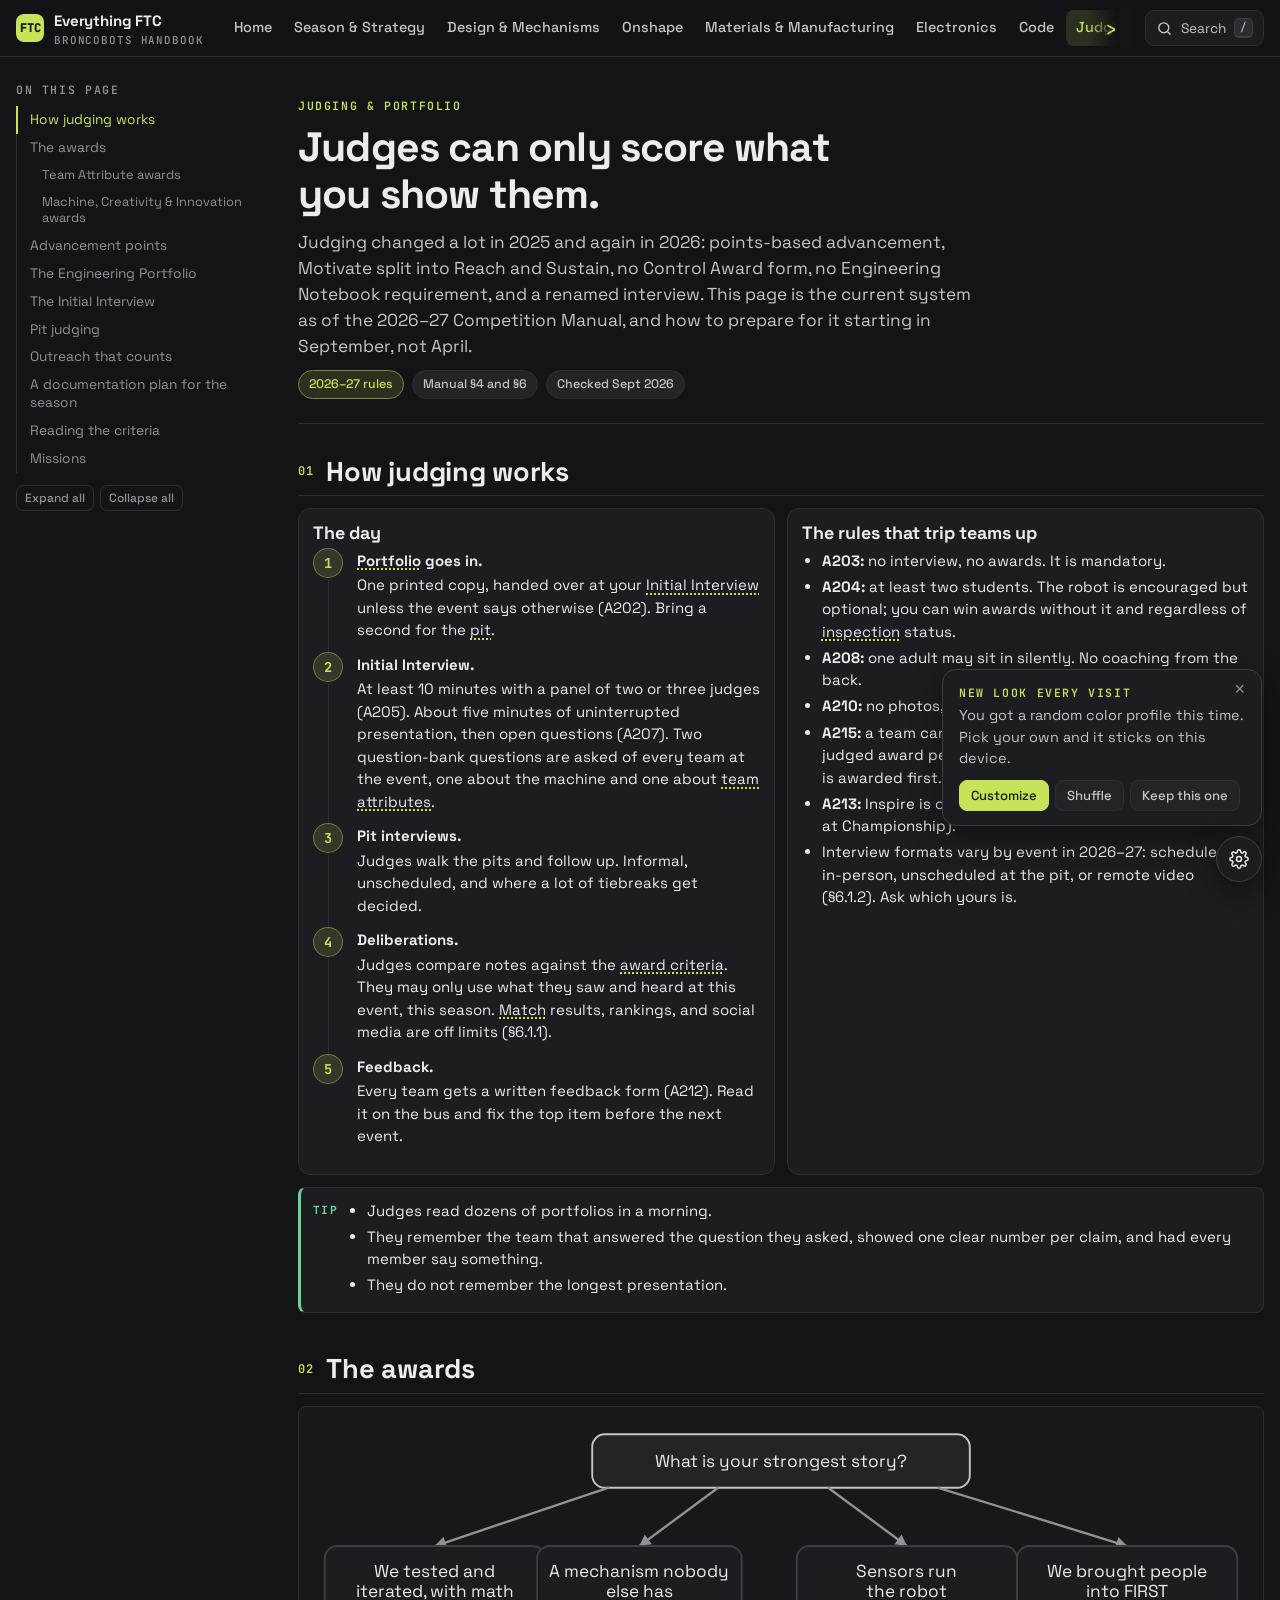
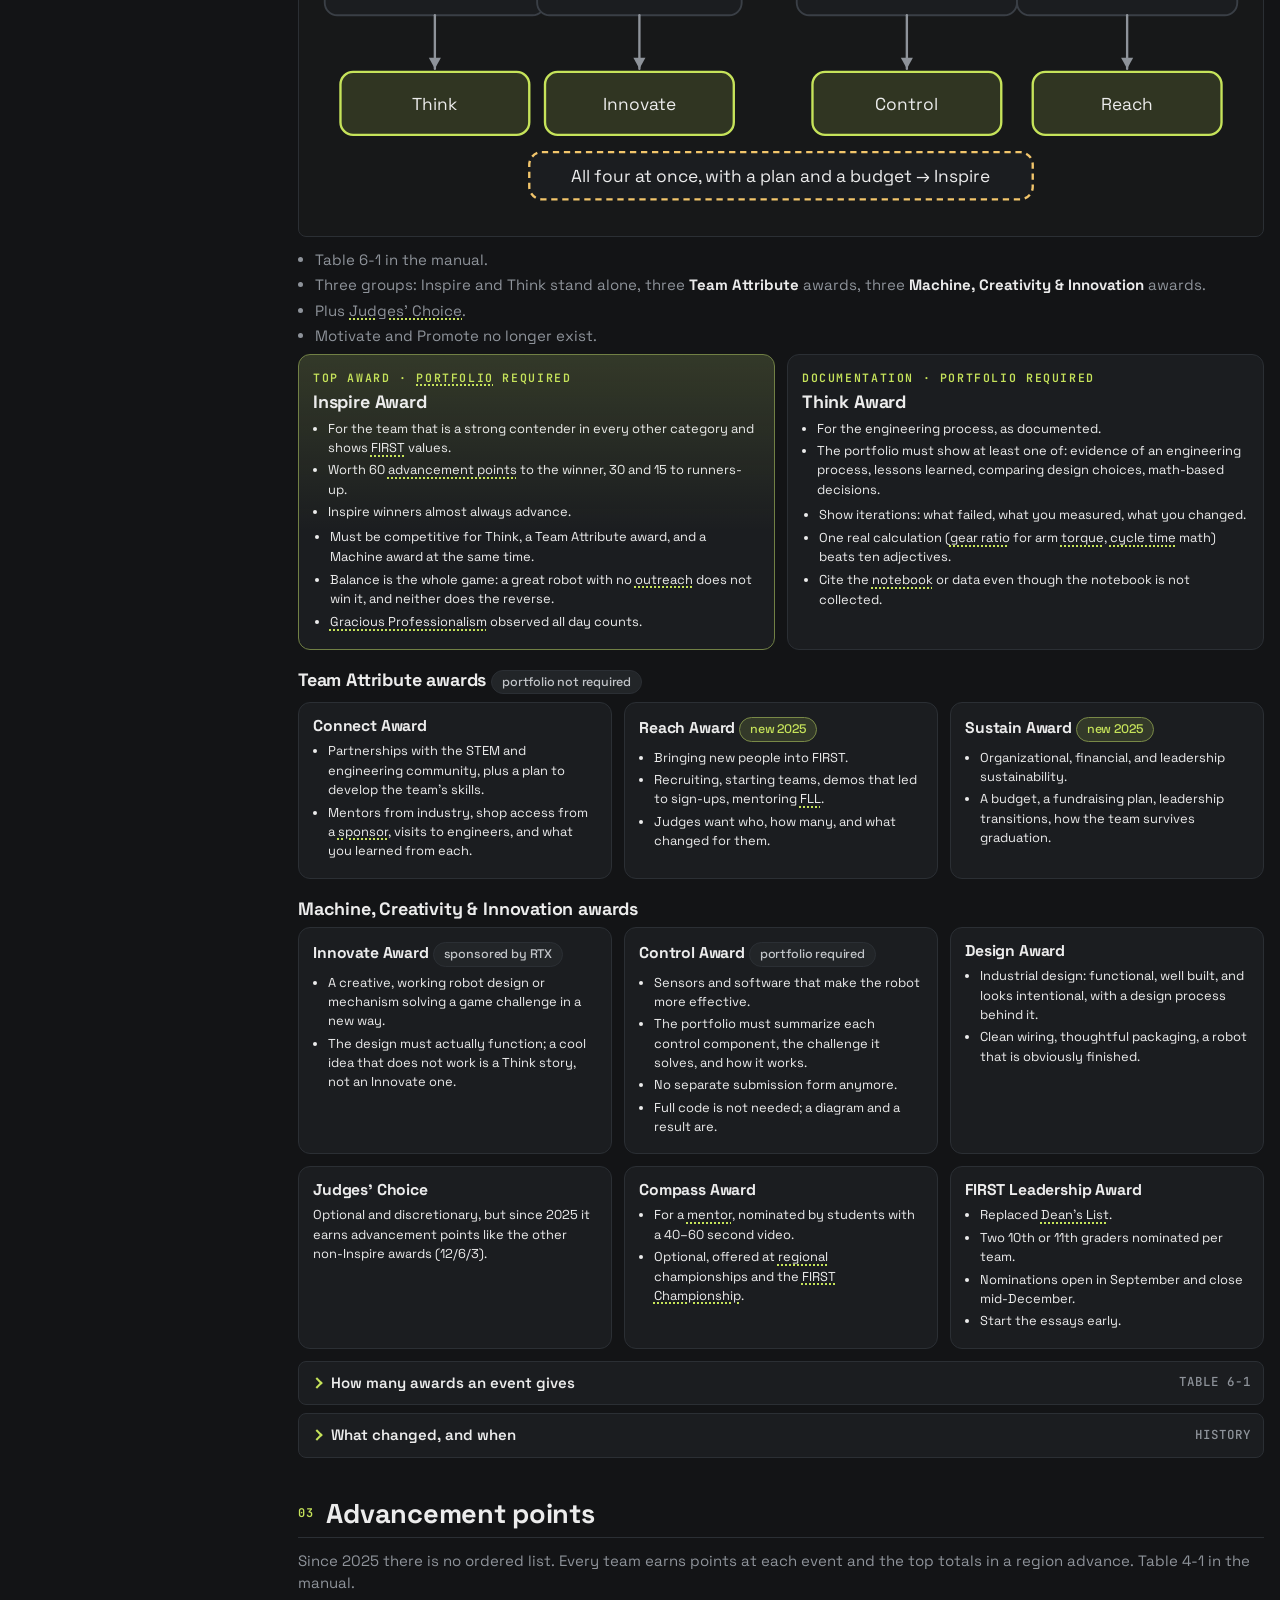
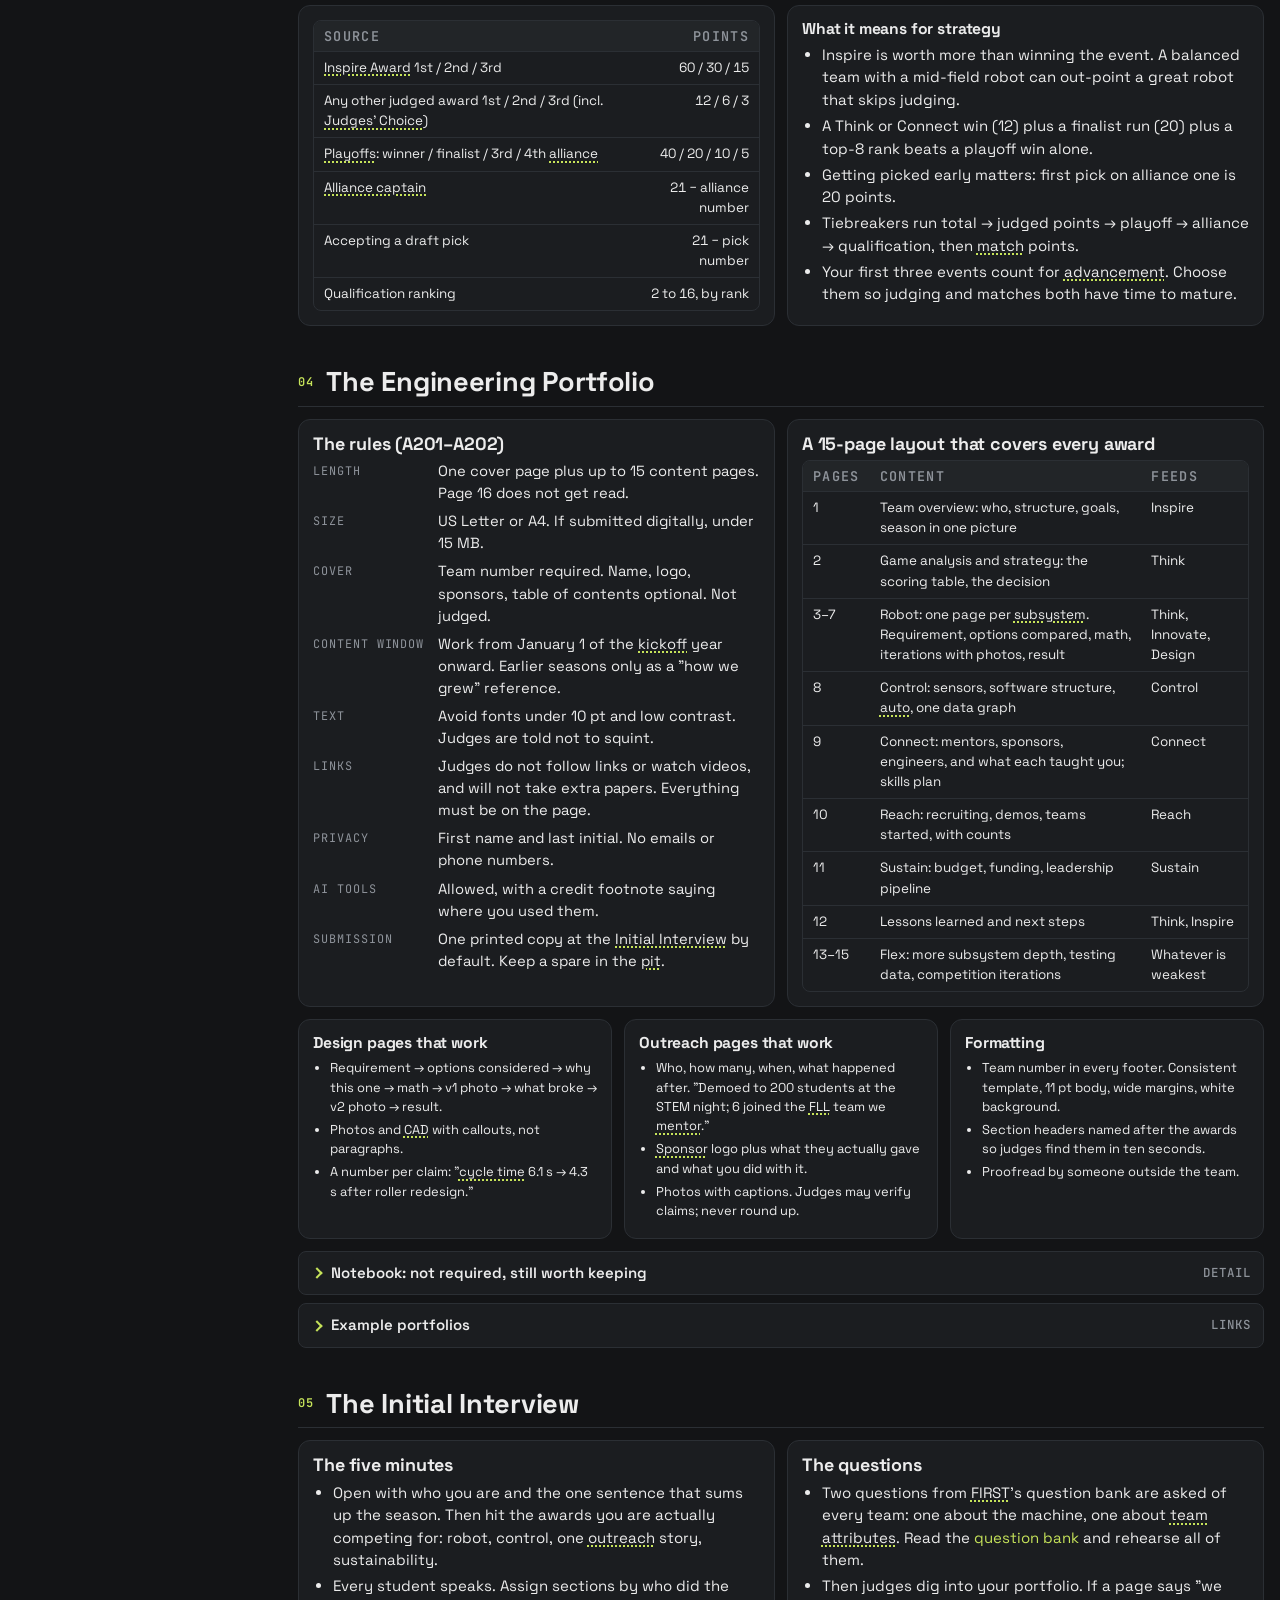
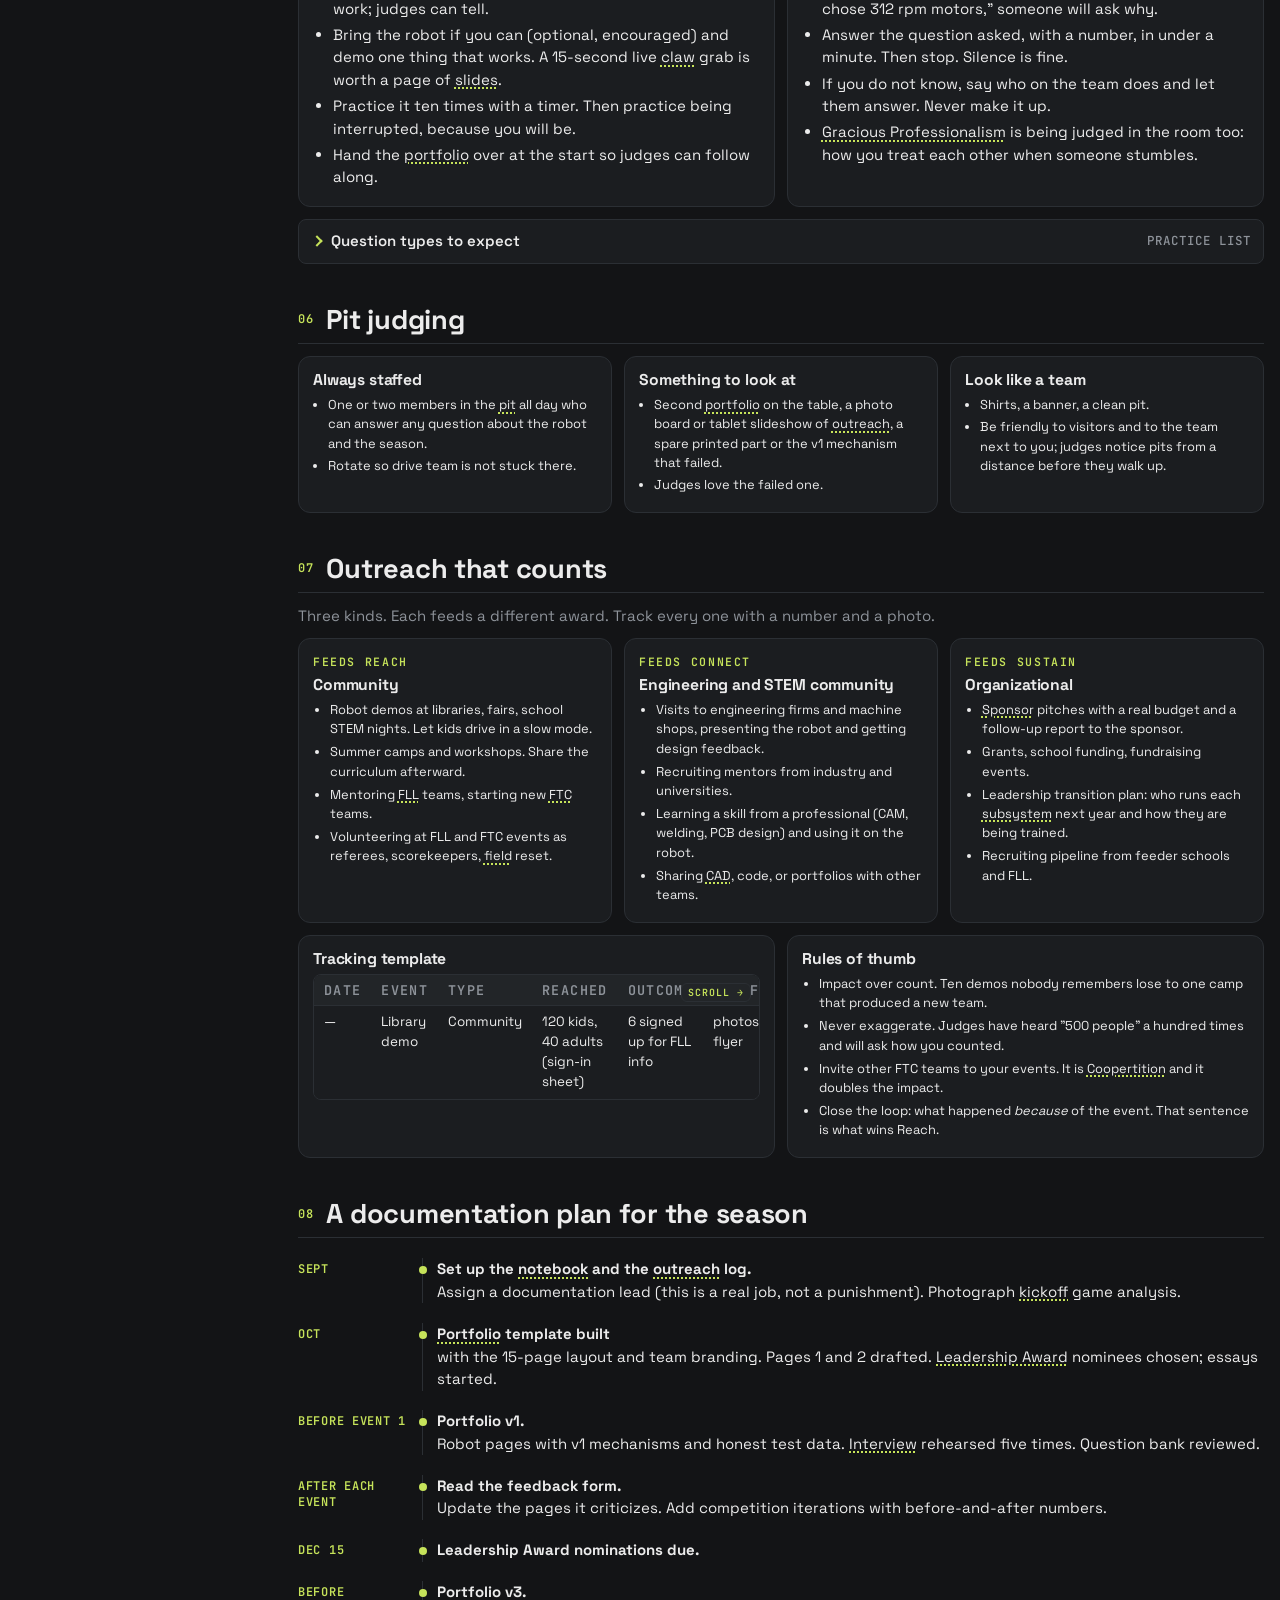
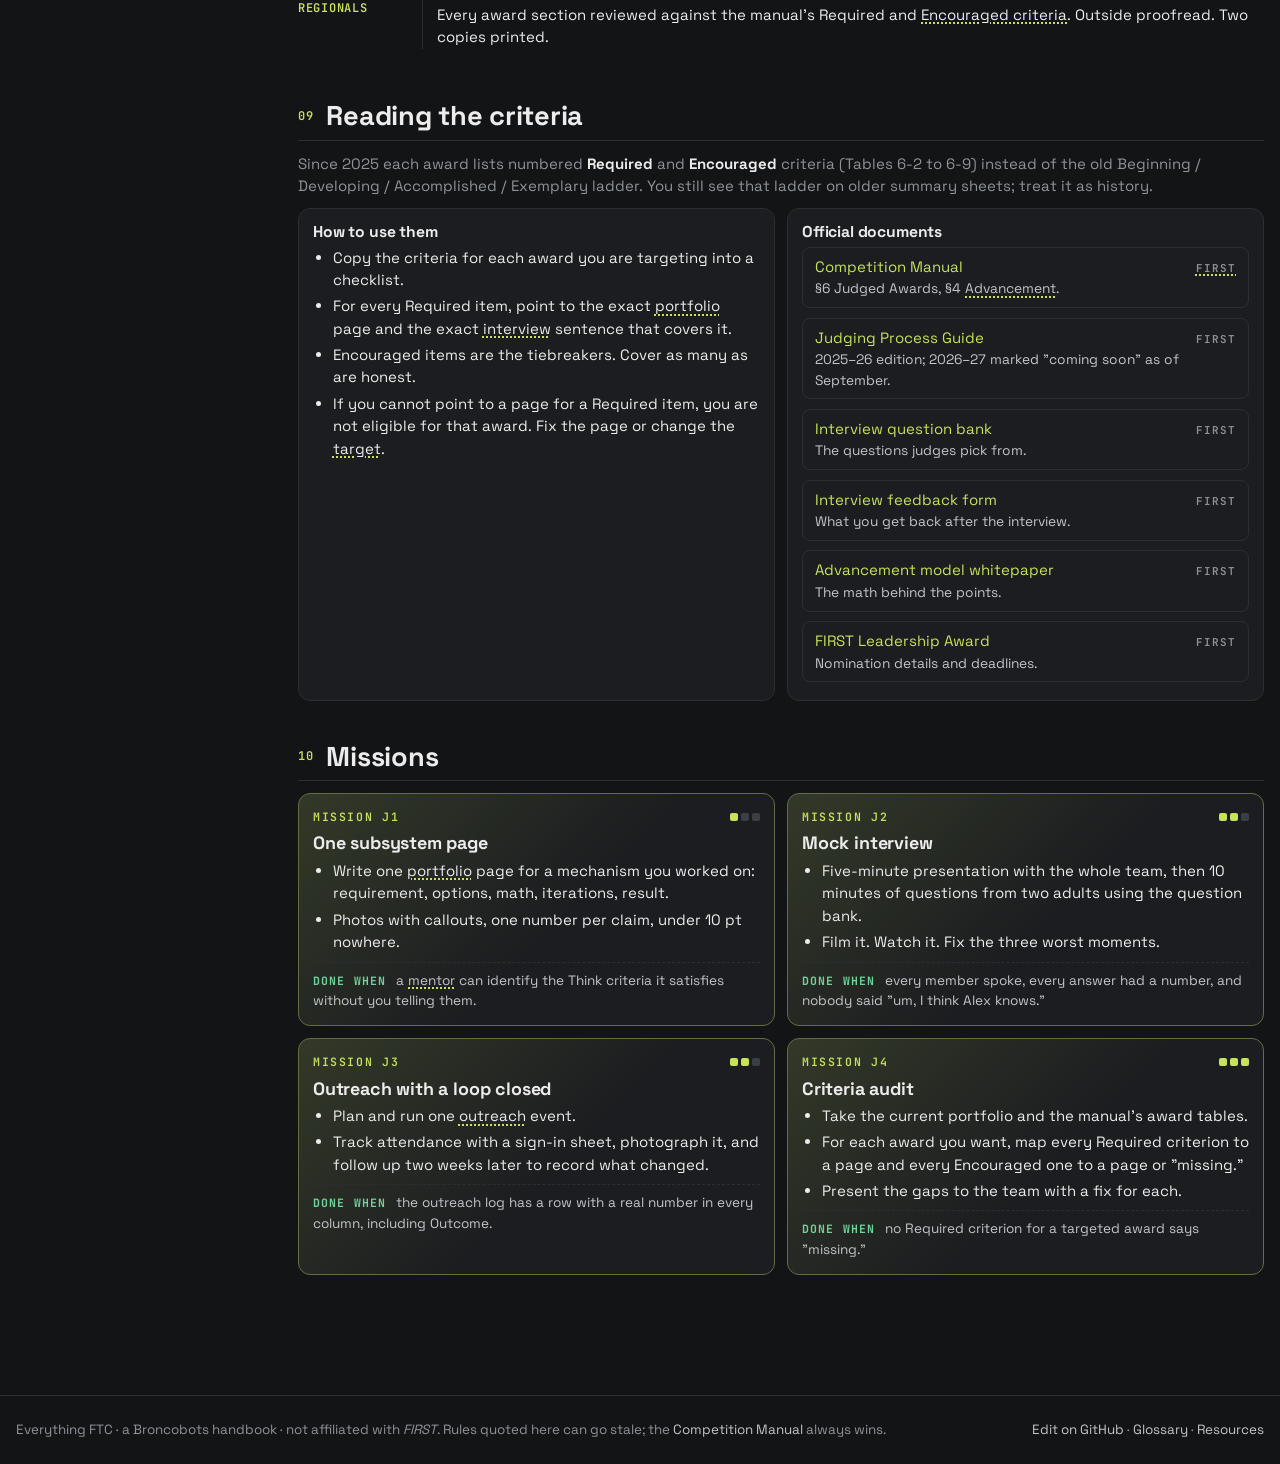
<file: judging.html>
<!doctype html>
<html lang="en" data-theme="midnight" data-accent="rose" data-font="grotesk" data-density="comfortable" data-bg="grid">
<head>
<meta charset="utf-8">
<meta name="viewport" content="width=device-width, initial-scale=1">
<title>Judging & Portfolio · Everything FTC</title>
<meta name="description" content="FTC judging for the current season: the judged awards, how points-based advancement works, Engineering Portfolio rules and layout, the Initial Interview, pit judging, outreach that counts, and a season-long documentation plan.">
<meta name="color-scheme" content="dark light">
<link rel="icon" href="assets/img/favicon.svg" type="image/svg+xml">
<link rel="preconnect" href="https://fonts.googleapis.com">
<link rel="preconnect" href="https://fonts.gstatic.com" crossorigin>
<link href="https://fonts.googleapis.com/css2?family=Space+Grotesk:wght@400;500;600;700&family=Inter:wght@400;500;600;700&family=JetBrains+Mono:wght@400;500;600&family=Atkinson+Hyperlegible:wght@400;700&family=Source+Serif+4:opsz,wght@8..60,400;8..60,600&display=swap" rel="stylesheet">
<link rel="stylesheet" href="assets/css/style.css">
<script>/* apply saved display settings before first paint */try{var s=JSON.parse(localStorage.getItem('ftc-handbook-settings')||'{}'),d={theme:'midnight',accent:'rose',font:'grotesk',density:'comfortable',bg:'grid'};for(var k in d){document.documentElement.setAttribute('data-'+k,s[k]||d[k]);}}catch(e){}</script>
</head>
<body>
<a class="skip" href="#main">Skip to content</a>
<header class="site-header">
  <div class="header-inner">
    <a class="brand" href="index.html"><span class="brand-mark">FTC</span><span>Everything FTC<small>Broncobots handbook</small></span></a>
    <div class="main-nav-wrap"><nav class="main-nav" id="main-nav" aria-label="Main"></nav></div>
    <div class="header-actions">
      <button class="icon-btn" type="button" data-open-search aria-label="Search"><svg viewBox="0 0 24 24" fill="none" stroke="currentColor" stroke-width="2" stroke-linecap="round"><circle cx="11" cy="11" r="7"/><path d="m20 20-3.5-3.5"/></svg><span class="txt">Search</span><kbd>/</kbd></button>
      <button class="icon-btn menu-btn" type="button" aria-expanded="false" aria-controls="main-nav" aria-label="Menu"><svg viewBox="0 0 24 24" fill="none" stroke="currentColor" stroke-width="2" stroke-linecap="round"><path d="M4 7h16M4 12h16M4 17h16"/></svg></button>
    </div>
  </div>
</header>
<div class="page">
  <aside class="sidebar" aria-label="On this page"></aside>
  <main class="content" id="main">
<div class="hero">
  <span class="eyebrow">Judging &amp; Portfolio</span>
  <h1>Judges can only score what you show them.</h1>
  <p class="lede">Judging changed a lot in 2025 and again in 2026: points-based advancement, Motivate split into Reach and Sustain, no Control Award form, no Engineering Notebook requirement, and a renamed interview. This page is the current system as of the 2026–27 Competition Manual, and how to prepare for it starting in September, not April.</p>
  <div class="hero-meta"><span class="chip acc">2026–27 rules</span><span class="chip">Manual §4 and §6</span><span class="chip">Checked Sept 2026</span></div>
</div>

<section id="how">
  <h2>How judging works</h2>
  <div class="grid cols-2">
    <div class="card">
      <h3>The day</h3>
      <ol class="steps">
        <li><strong>Portfolio goes in.</strong> One printed copy, handed over at your Initial Interview unless the event says otherwise (A202). Bring a second for the pit.</li>
        <li><strong>Initial Interview.</strong> At least 10 minutes with a panel of two or three judges (A205). About five minutes of uninterrupted presentation, then open questions (A207). Two question-bank questions are asked of every team at the event, one about the machine and one about team attributes.</li>
        <li><strong>Pit interviews.</strong> Judges walk the pits and follow up. Informal, unscheduled, and where a lot of tiebreaks get decided.</li>
        <li><strong>Deliberations.</strong> Judges compare notes against the award criteria. They may only use what they saw and heard at this event, this season. Match results, rankings, and social media are off limits (§6.1.1).</li>
        <li><strong>Feedback.</strong> Every team gets a written feedback form (A212). Read it on the bus and fix the top item before the next event.</li>
      </ol>
    </div>
    <div class="card">
      <h3>The rules that trip teams up</h3>
      <ul>
        <li><strong>A203:</strong> no interview, no awards. It is mandatory.</li>
        <li><strong>A204:</strong> at least two students. The robot is encouraged but optional; you can win awards without it and regardless of inspection status.</li>
        <li><strong>A208:</strong> one adult may sit in silently. No coaching from the back.</li>
        <li><strong>A210:</strong> no photos, audio, or video in the interview.</li>
        <li><strong>A215:</strong> a team can win or be runner-up for only one team-judged award per event. Inspire is the exception in that it is awarded first.</li>
        <li><strong>A213:</strong> Inspire is only available in your home region (except at Championship).</li>
        <li>Interview formats vary by event in 2026–27: scheduled in-person, unscheduled at the pit, or remote video (§6.1.2). Ask which yours is.</li>
      </ul>
    </div>
  </div>
  <div class="callout tip"><span class="ico">Tip</span><div><ul><li>Judges read dozens of portfolios in a morning.</li><li>They remember the team that answered the question they asked, showed one clear number per claim, and had every member say something.</li><li>They do not remember the longest presentation.</li></ul></div></div>
</section>

<section id="awards">
  <h2>The awards</h2>
  <div class="graphic wide" data-graphic="map-awards"></div>
  <ul class="compact muted"><li>Table 6-1 in the manual.</li><li>Three groups: Inspire and Think stand alone, three <strong>Team Attribute</strong> awards, three <strong>Machine, Creativity &amp; Innovation</strong> awards.</li><li>Plus Judges' Choice.</li><li>Motivate and Promote no longer exist.</li></ul>
  <div class="grid cols-2">
    <div class="card accent">
      <span class="eyebrow">Top award · portfolio required</span><h3>Inspire Award</h3>
      <ul class="small compact"><li>For the team that is a strong contender in every other category and shows FIRST values.</li><li>Worth 60 advancement points to the winner, 30 and 15 to runners-up.</li><li>Inspire winners almost always advance.</li></ul>
      <ul class="small"><li>Must be competitive for Think, a Team Attribute award, and a Machine award at the same time.</li><li>Balance is the whole game: a great robot with no outreach does not win it, and neither does the reverse.</li><li>Gracious Professionalism observed all day counts.</li></ul>
    </div>
    <div class="card">
      <span class="eyebrow">Documentation · portfolio required</span><h3>Think Award</h3>
      <ul class="small compact"><li>For the engineering process, as documented.</li><li>The portfolio must show at least one of: evidence of an engineering process, lessons learned, comparing design choices, math-based decisions.</li></ul>
      <ul class="small"><li>Show iterations: what failed, what you measured, what you changed.</li><li>One real calculation (gear ratio for arm torque, cycle time math) beats ten adjectives.</li><li>Cite the notebook or data even though the notebook is not collected.</li></ul>
    </div>
  </div>
  <h3>Team Attribute awards <span class="chip">portfolio not required</span></h3>
  <div class="grid cols-3">
    <div class="card"><h4>Connect Award</h4><ul class="small compact"><li>Partnerships with the STEM and engineering community, plus a plan to develop the team's skills.</li><li>Mentors from industry, shop access from a sponsor, visits to engineers, and what you learned from each.</li></ul></div>
    <div class="card"><h4>Reach Award <span class="chip acc">new 2025</span></h4><ul class="small compact"><li>Bringing new people into FIRST.</li><li>Recruiting, starting teams, demos that led to sign-ups, mentoring FLL.</li><li>Judges want who, how many, and what changed for them.</li></ul></div>
    <div class="card"><h4>Sustain Award <span class="chip acc">new 2025</span></h4><ul class="small compact"><li>Organizational, financial, and leadership sustainability.</li><li>A budget, a fundraising plan, leadership transitions, how the team survives graduation.</li></ul></div>
  </div>
  <h3>Machine, Creativity &amp; Innovation awards</h3>
  <div class="grid cols-3">
    <div class="card"><h4>Innovate Award <span class="chip">sponsored by RTX</span></h4><ul class="small compact"><li>A creative, working robot design or mechanism solving a game challenge in a new way.</li><li>The design must actually function; a cool idea that does not work is a Think story, not an Innovate one.</li></ul></div>
    <div class="card"><h4>Control Award <span class="chip">portfolio required</span></h4><ul class="small compact"><li>Sensors and software that make the robot more effective.</li><li>The portfolio must summarize each control component, the challenge it solves, and how it works.</li><li>No separate submission form anymore.</li><li>Full code is not needed; a diagram and a result are.</li></ul></div>
    <div class="card"><h4>Design Award</h4><ul class="small compact"><li>Industrial design: functional, well built, and looks intentional, with a design process behind it.</li><li>Clean wiring, thoughtful packaging, a robot that is obviously finished.</li></ul></div>
  </div>
  <div class="grid cols-3">
    <div class="card"><h4>Judges' Choice</h4><p class="small">Optional and discretionary, but since 2025 it earns advancement points like the other non-Inspire awards (12/6/3).</p></div>
    <div class="card"><h4>Compass Award</h4><ul class="small compact"><li>For a mentor, nominated by students with a 40–60 second video.</li><li>Optional, offered at regional championships and the FIRST Championship.</li></ul></div>
    <div class="card"><h4>FIRST Leadership Award</h4><ul class="small compact"><li>Replaced Dean's List.</li><li>Two 10th or 11th graders nominated per team.</li><li>Nominations open in September and close mid-December.</li><li>Start the essays early.</li></ul></div>
  </div>
  <details class="more">
    <summary>How many awards an event gives <span class="hint">Table 6-1</span></summary>
    <div class="body">
      <div class="tbl dense"><table>
        <thead><tr><th>Teams at event</th><th>Awards given</th></tr></thead>
        <tbody>
          <tr><td>4–10</td><td>Inspire 1st, Think 1st, one Team Attribute award, one Machine award</td></tr>
          <tr><td>11–20</td><td>All seven 1st places, plus Inspire 2nd</td></tr>
          <tr><td>21–40</td><td>Adds Inspire 3rd, Think 2nd, and discretionary 2nd places</td></tr>
          <tr><td>41–64</td><td>Adds more 2nd places and discretionary 3rd places</td></tr>
        </tbody>
      </table></div>
      <p class="small muted">At a small event only one Team Attribute and one Machine award exist, so pick your strongest story in each group and lead with it.</p>
    </div>
  </details>
  <details class="more">
    <summary>What changed, and when <span class="hint">history</span></summary>
    <div class="body">
      <ul class="timeline">
        <li><span class="when">2024–25</span><div class="what"><strong>INTO THE DEEP.</strong> Single Competition Manual replaces Game Manual Parts 1 and 2. Ordered advancement list, Motivate and Promote still exist, Control Award has a separate form.</div></li>
        <li><span class="when">2025–26</span><div class="what"><strong>DECODE.</strong> Points-based advancement. Motivate retired, split into Reach and Sustain. Judges' Choice earns points. "Presentation interview" renamed Structured Interview. Portfolio content limited to the current calendar year. Dean's List becomes the FIRST Leadership Award.</div></li>
        <li><span class="when">2026–27</span><div class="what"><strong>BIOBUZZ.</strong> Structured Interview renamed Initial Interview, with three formats an event can choose. Award lineup unchanged. No Control Award form. Servo limit cut to 8.</div></li>
      </ul>
    </div>
  </details>
</section>

<section id="advancement">
  <h2>Advancement points</h2>
  <p class="muted">Since 2025 there is no ordered list. Every team earns points at each event and the top totals in a region advance. Table 4-1 in the manual.</p>
  <div class="grid cols-2">
    <div class="card">
      <div class="tbl dense"><table>
        <thead><tr><th>Source</th><th class="num">Points</th></tr></thead>
        <tbody>
          <tr><td>Inspire Award 1st / 2nd / 3rd</td><td class="num">60 / 30 / 15</td></tr>
          <tr><td>Any other judged award 1st / 2nd / 3rd (incl. Judges' Choice)</td><td class="num">12 / 6 / 3</td></tr>
          <tr><td>Playoffs: winner / finalist / 3rd / 4th alliance</td><td class="num">40 / 20 / 10 / 5</td></tr>
          <tr><td>Alliance captain</td><td class="num">21 − alliance number</td></tr>
          <tr><td>Accepting a draft pick</td><td class="num">21 − pick number</td></tr>
          <tr><td>Qualification ranking</td><td class="num">2 to 16, by rank</td></tr>
        </tbody>
      </table></div>
    </div>
    <div class="card">
      <h4>What it means for strategy</h4>
      <ul>
        <li>Inspire is worth more than winning the event. A balanced team with a mid-field robot can out-point a great robot that skips judging.</li>
        <li>A Think or Connect win (12) plus a finalist run (20) plus a top-8 rank beats a playoff win alone.</li>
        <li>Getting picked early matters: first pick on alliance one is 20 points.</li>
        <li>Tiebreakers run total → judged points → playoff → alliance → qualification, then match points.</li>
        <li>Your first three events count for advancement. Choose them so judging and matches both have time to mature.</li>
      </ul>
    </div>
  </div>
</section>

<section id="portfolio">
  <h2>The Engineering Portfolio</h2>
  <div class="grid cols-2">
    <div class="card">
      <h3>The rules (A201–A202)</h3>
      <dl class="kv">
        <dt>Length</dt><dd>One cover page plus up to 15 content pages. Page 16 does not get read.</dd>
        <dt>Size</dt><dd>US Letter or A4. If submitted digitally, under 15 MB.</dd>
        <dt>Cover</dt><dd>Team number required. Name, logo, sponsors, table of contents optional. Not judged.</dd>
        <dt>Content window</dt><dd>Work from January 1 of the kickoff year onward. Earlier seasons only as a "how we grew" reference.</dd>
        <dt>Text</dt><dd>Avoid fonts under 10 pt and low contrast. Judges are told not to squint.</dd>
        <dt>Links</dt><dd>Judges do not follow links or watch videos, and will not take extra papers. Everything must be on the page.</dd>
        <dt>Privacy</dt><dd>First name and last initial. No emails or phone numbers.</dd>
        <dt>AI tools</dt><dd>Allowed, with a credit footnote saying where you used them.</dd>
        <dt>Submission</dt><dd>One printed copy at the Initial Interview by default. Keep a spare in the pit.</dd>
      </dl>
    </div>
    <div class="card">
      <h3>A 15-page layout that covers every award</h3>
      <div class="tbl dense"><table>
        <thead><tr><th>Pages</th><th>Content</th><th>Feeds</th></tr></thead>
        <tbody>
          <tr><td>1</td><td>Team overview: who, structure, goals, season in one picture</td><td>Inspire</td></tr>
          <tr><td>2</td><td>Game analysis and strategy: the scoring table, the decision</td><td>Think</td></tr>
          <tr><td>3–7</td><td>Robot: one page per subsystem. Requirement, options compared, math, iterations with photos, result</td><td>Think, Innovate, Design</td></tr>
          <tr><td>8</td><td>Control: sensors, software structure, auto, one data graph</td><td>Control</td></tr>
          <tr><td>9</td><td>Connect: mentors, sponsors, engineers, and what each taught you; skills plan</td><td>Connect</td></tr>
          <tr><td>10</td><td>Reach: recruiting, demos, teams started, with counts</td><td>Reach</td></tr>
          <tr><td>11</td><td>Sustain: budget, funding, leadership pipeline</td><td>Sustain</td></tr>
          <tr><td>12</td><td>Lessons learned and next steps</td><td>Think, Inspire</td></tr>
          <tr><td>13–15</td><td>Flex: more subsystem depth, testing data, competition iterations</td><td>Whatever is weakest</td></tr>
        </tbody>
      </table></div>
    </div>
  </div>
  <div class="grid cols-3">
    <div class="card"><h4>Design pages that work</h4><ul class="small"><li>Requirement → options considered → why this one → math → v1 photo → what broke → v2 photo → result.</li><li>Photos and CAD with callouts, not paragraphs.</li><li>A number per claim: "cycle time 6.1 s → 4.3 s after roller redesign."</li></ul></div>
    <div class="card"><h4>Outreach pages that work</h4><ul class="small"><li>Who, how many, when, what happened after. "Demoed to 200 students at the STEM night; 6 joined the FLL team we mentor."</li><li>Sponsor logo plus what they actually gave and what you did with it.</li><li>Photos with captions. Judges may verify claims; never round up.</li></ul></div>
    <div class="card"><h4>Formatting</h4><ul class="small"><li>Team number in every footer. Consistent template, 11 pt body, wide margins, white background.</li><li>Section headers named after the awards so judges find them in ten seconds.</li><li>Proofread by someone outside the team.</li></ul></div>
  </div>
  <details class="more">
    <summary>Notebook: not required, still worth keeping <span class="hint">detail</span></summary>
    <div class="body">
      <ul>
        <li>The manual no longer mentions an Engineering Notebook. Nothing is collected except the portfolio.</li>
        <li>Keep one anyway. Every meeting: date, who was there, what was decided, what was tested, numbers. It is the raw material for every portfolio page and every interview answer.</li>
        <li>Digital is fine (a shared doc or Notion). Photos every meeting. Judges may ask to see it in the pit, and a real one impresses.</li>
        <li>Portfolio pages get written from the notebook after each event, not the night before the next one.</li>
      </ul>
    </div>
  </details>
  <details class="more">
    <summary>Example portfolios <span class="hint">links</span></summary>
    <div class="body">
      <ul class="links">
        <li><div><a href="https://cdn.hivemindrobotics.net/portfolios/23396-cs.pdf">Team 23396, CENTERSTAGE</a><span class="d">Hivemind Robotics portfolio archive.</span></div><span class="who">Example</span></li>
        <li><div><a href="https://cdn.hivemindrobotics.net/portfolios/22105-itd.pdf">Team 22105, INTO THE DEEP</a><span class="d">Hivemind Robotics portfolio archive.</span></div><span class="who">Example</span></li>
        <li><div><a href="https://gm0.org/en/latest/docs/awards/portfolio.html">gm0: Engineering Portfolio</a><span class="d">Community guide with more examples.</span></div><span class="who">gm0</span></li>
        <li><div><a href="https://discord.gg/first-tech-challenge">FTC Discord</a><span class="d">Search "portfolio" for dozens of Worlds-level examples teams have shared.</span></div><span class="who">Community</span></li>
      </ul>
      <p class="small muted">Older examples predate the current rules (Reach, Sustain, the calendar-year window). Steal the layout, not the section list.</p>
    </div>
  </details>
</section>

<section id="interview">
  <h2>The Initial Interview</h2>
  <div class="grid cols-2">
    <div class="card">
      <h3>The five minutes</h3>
      <ul>
        <li>Open with who you are and the one sentence that sums up the season. Then hit the awards you are actually competing for: robot, control, one outreach story, sustainability.</li>
        <li>Every student speaks. Assign sections by who did the work; judges can tell.</li>
        <li>Bring the robot if you can (optional, encouraged) and demo one thing that works. A 15-second live claw grab is worth a page of slides.</li>
        <li>Practice it ten times with a timer. Then practice being interrupted, because you will be.</li>
        <li>Hand the portfolio over at the start so judges can follow along.</li>
      </ul>
    </div>
    <div class="card">
      <h3>The questions</h3>
      <ul>
        <li>Two questions from FIRST's question bank are asked of every team: one about the machine, one about team attributes. Read the <a href="https://ftc-resources.firstinspires.org/ftc/archive/2026/event/question-bank">question bank</a> and rehearse all of them.</li>
        <li>Then judges dig into your portfolio. If a page says "we chose 312 rpm motors," someone will ask why.</li>
        <li>Answer the question asked, with a number, in under a minute. Then stop. Silence is fine.</li>
        <li>If you do not know, say who on the team does and let them answer. Never make it up.</li>
        <li>Gracious Professionalism is being judged in the room too: how you treat each other when someone stumbles.</li>
      </ul>
    </div>
  </div>
  <details class="more">
    <summary>Question types to expect <span class="hint">practice list</span></summary>
    <div class="body">
      <div class="grid cols-2 tight">
        <div><h4>Machine</h4><ul class="small"><li>Walk us through how you chose your drivetrain.</li><li>What was the biggest design failure this season and what did you learn?</li><li>How do you know your intake is reliable? What did you measure?</li><li>What sensors do you use and what problem does each solve?</li><li>What would you change with two more weeks?</li></ul></div>
        <div><h4>Team attributes</h4><ul class="small"><li>How does your team make decisions when people disagree?</li><li>Tell us about a partnership with an engineer or company and what you learned from it.</li><li>How did you bring new people into FIRST this year?</li><li>What happens to the team when your seniors graduate?</li><li>Describe a time you showed Gracious Professionalism at an event.</li></ul></div>
      </div>
      <p class="small muted">Watch Mr. Mainieri's <a href="https://www.youtube.com/playlist?list=PLNI9CqChtmswi-shG-nZrTnEoaWSDhSPZ">Gracious Professionalism playlist</a> for the culture side. Loom recordings of our own judging workshops are linked on the <a href="resources.html#judging">Resources page</a>.</p>
    </div>
  </details>
</section>

<section id="pit">
  <h2>Pit judging</h2>
  <div class="grid cols-3">
    <div class="card"><h4>Always staffed</h4><ul class="small compact"><li>One or two members in the pit all day who can answer any question about the robot and the season.</li><li>Rotate so drive team is not stuck there.</li></ul></div>
    <div class="card"><h4>Something to look at</h4><ul class="small compact"><li>Second portfolio on the table, a photo board or tablet slideshow of outreach, a spare printed part or the v1 mechanism that failed.</li><li>Judges love the failed one.</li></ul></div>
    <div class="card"><h4>Look like a team</h4><ul class="small compact"><li>Shirts, a banner, a clean pit.</li><li>Be friendly to visitors and to the team next to you; judges notice pits from a distance before they walk up.</li></ul></div>
  </div>
</section>

<section id="outreach">
  <h2>Outreach that counts</h2>
  <p class="muted">Three kinds. Each feeds a different award. Track every one with a number and a photo.</p>
  <div class="grid cols-3">
    <div class="card">
      <span class="eyebrow">Feeds Reach</span><h4>Community</h4>
      <ul class="small">
        <li>Robot demos at libraries, fairs, school STEM nights. Let kids drive in a slow mode.</li>
        <li>Summer camps and workshops. Share the curriculum afterward.</li>
        <li>Mentoring FLL teams, starting new FTC teams.</li>
        <li>Volunteering at FLL and FTC events as referees, scorekeepers, field reset.</li>
      </ul>
    </div>
    <div class="card">
      <span class="eyebrow">Feeds Connect</span><h4>Engineering and STEM community</h4>
      <ul class="small">
        <li>Visits to engineering firms and machine shops, presenting the robot and getting design feedback.</li>
        <li>Recruiting mentors from industry and universities.</li>
        <li>Learning a skill from a professional (CAM, welding, PCB design) and using it on the robot.</li>
        <li>Sharing CAD, code, or portfolios with other teams.</li>
      </ul>
    </div>
    <div class="card">
      <span class="eyebrow">Feeds Sustain</span><h4>Organizational</h4>
      <ul class="small">
        <li>Sponsor pitches with a real budget and a follow-up report to the sponsor.</li>
        <li>Grants, school funding, fundraising events.</li>
        <li>Leadership transition plan: who runs each subsystem next year and how they are being trained.</li>
        <li>Recruiting pipeline from feeder schools and FLL.</li>
      </ul>
    </div>
  </div>
  <div class="grid cols-2">
    <div class="card">
      <h4>Tracking template</h4>
      <div class="tbl dense"><table>
        <thead><tr><th>Date</th><th>Event</th><th>Type</th><th>Reached</th><th>Outcome</th><th>Proof</th></tr></thead>
        <tbody><tr><td>—</td><td>Library demo</td><td>Community</td><td>120 kids, 40 adults (sign-in sheet)</td><td>6 signed up for FLL info</td><td>photos, flyer</td></tr></tbody>
      </table></div>
    </div>
    <div class="card">
      <h4>Rules of thumb</h4>
      <ul class="small">
        <li>Impact over count. Ten demos nobody remembers lose to one camp that produced a new team.</li>
        <li>Never exaggerate. Judges have heard "500 people" a hundred times and will ask how you counted.</li>
        <li>Invite other FTC teams to your events. It is Coopertition and it doubles the impact.</li>
        <li>Close the loop: what happened <em>because</em> of the event. That sentence is what wins Reach.</li>
      </ul>
    </div>
  </div>
</section>

<section id="plan">
  <h2>A documentation plan for the season</h2>
  <ul class="timeline">
    <li><span class="when">Sept</span><div class="what"><strong>Set up the notebook and the outreach log.</strong> Assign a documentation lead (this is a real job, not a punishment). Photograph kickoff game analysis.</div></li>
    <li><span class="when">Oct</span><div class="what"><strong>Portfolio template built</strong> with the 15-page layout and team branding. Pages 1 and 2 drafted. Leadership Award nominees chosen; essays started.</div></li>
    <li><span class="when">Before event 1</span><div class="what"><strong>Portfolio v1.</strong> Robot pages with v1 mechanisms and honest test data. Interview rehearsed five times. Question bank reviewed.</div></li>
    <li><span class="when">After each event</span><div class="what"><strong>Read the feedback form.</strong> Update the pages it criticizes. Add competition iterations with before-and-after numbers.</div></li>
    <li><span class="when">Dec 15</span><div class="what"><strong>Leadership Award nominations due.</strong></div></li>
    <li><span class="when">Before regionals</span><div class="what"><strong>Portfolio v3.</strong> Every award section reviewed against the manual's Required and Encouraged criteria. Outside proofread. Two copies printed.</div></li>
  </ul>
</section>

<section id="rubrics">
  <h2>Reading the criteria</h2>
  <p class="muted">Since 2025 each award lists numbered <strong>Required</strong> and <strong>Encouraged</strong> criteria (Tables 6-2 to 6-9) instead of the old Beginning / Developing / Accomplished / Exemplary ladder. You still see that ladder on older summary sheets; treat it as history.</p>
  <div class="grid cols-2">
    <div class="card">
      <h4>How to use them</h4>
      <ul>
        <li>Copy the criteria for each award you are targeting into a checklist.</li>
        <li>For every Required item, point to the exact portfolio page and the exact interview sentence that covers it.</li>
        <li>Encouraged items are the tiebreakers. Cover as many as are honest.</li>
        <li>If you cannot point to a page for a Required item, you are not eligible for that award. Fix the page or change the target.</li>
      </ul>
    </div>
    <div class="card">
      <h4>Official documents</h4>
      <ul class="links">
        <li><div><a href="https://ftc-resources.firstinspires.org/ftc/game/manual">Competition Manual</a><span class="d">§6 Judged Awards, §4 Advancement.</span></div><span class="who">FIRST</span></li>
        <li><div><a href="https://ftc-resources.firstinspires.org/ftc/archive/2026/event/judging-guide">Judging Process Guide</a><span class="d">2025–26 edition; 2026–27 marked "coming soon" as of September.</span></div><span class="who">FIRST</span></li>
        <li><div><a href="https://ftc-resources.firstinspires.org/ftc/archive/2026/event/question-bank">Interview question bank</a><span class="d">The questions judges pick from.</span></div><span class="who">FIRST</span></li>
        <li><div><a href="https://ftc-resources.firstinspires.org/ftc/archive/2026/event/interview-feedback">Interview feedback form</a><span class="d">What you get back after the interview.</span></div><span class="who">FIRST</span></li>
        <li><div><a href="https://community.firstinspires.org/hubfs/web/program/ftc/2026-advancement-whitepaper-v1.pdf">Advancement model whitepaper</a><span class="d">The math behind the points.</span></div><span class="who">FIRST</span></li>
        <li><div><a href="https://www.firstinspires.org/resources/library/ftc/leadership-award">FIRST Leadership Award</a><span class="d">Nomination details and deadlines.</span></div><span class="who">FIRST</span></li>
      </ul>
    </div>
  </div>
</section>

<section id="missions">
  <h2>Missions</h2>
  <div class="grid cols-2">
    <div class="mission">
      <div class="head"><span class="eyebrow">Mission J1</span><span class="lvl"><i class="on"></i><i></i><i></i></span></div>
      <h3>One subsystem page</h3>
      <ul><li>Write one portfolio page for a mechanism you worked on: requirement, options, math, iterations, result.</li><li>Photos with callouts, one number per claim, under 10 pt nowhere.</li></ul>
      <div class="done"><strong>Done when</strong> a mentor can identify the Think criteria it satisfies without you telling them.</div>
    </div>
    <div class="mission">
      <div class="head"><span class="eyebrow">Mission J2</span><span class="lvl"><i class="on"></i><i class="on"></i><i></i></span></div>
      <h3>Mock interview</h3>
      <ul><li>Five-minute presentation with the whole team, then 10 minutes of questions from two adults using the question bank.</li><li>Film it. Watch it. Fix the three worst moments.</li></ul>
      <div class="done"><strong>Done when</strong> every member spoke, every answer had a number, and nobody said "um, I think Alex knows."</div>
    </div>
    <div class="mission">
      <div class="head"><span class="eyebrow">Mission J3</span><span class="lvl"><i class="on"></i><i class="on"></i><i></i></span></div>
      <h3>Outreach with a loop closed</h3>
      <ul><li>Plan and run one outreach event.</li><li>Track attendance with a sign-in sheet, photograph it, and follow up two weeks later to record what changed.</li></ul>
      <div class="done"><strong>Done when</strong> the outreach log has a row with a real number in every column, including Outcome.</div>
    </div>
    <div class="mission">
      <div class="head"><span class="eyebrow">Mission J4</span><span class="lvl"><i class="on"></i><i class="on"></i><i class="on"></i></span></div>
      <h3>Criteria audit</h3>
      <ul><li>Take the current portfolio and the manual's award tables.</li><li>For each award you want, map every Required criterion to a page and every Encouraged one to a page or "missing."</li><li>Present the gaps to the team with a fix for each.</li></ul>
      <div class="done"><strong>Done when</strong> no Required criterion for a targeted award says "missing."</div>
    </div>
  </div>
</section>
  </main>
</div>
<footer class="site-footer">
  <div class="inner">
    <span>Everything FTC · a Broncobots handbook · not affiliated with <em>FIRST</em>. Rules quoted here can go stale; the <a href="https://ftc-resources.firstinspires.org/ftc/game/manual">Competition Manual</a> always wins.</span>
    <span><a href="https://github.com/ElMagoCT/ftc-handbook">Edit on GitHub</a> · <a href="glossary.html">Glossary</a> · <a href="resources.html">Resources</a></span>
  </div>
</footer>
<script src="assets/js/glossary.js"></script>
<script src="assets/js/graphics.js"></script>
<script src="assets/js/sims.js"></script>
<script src="assets/js/app.js"></script>
</body>
</html>
</file>
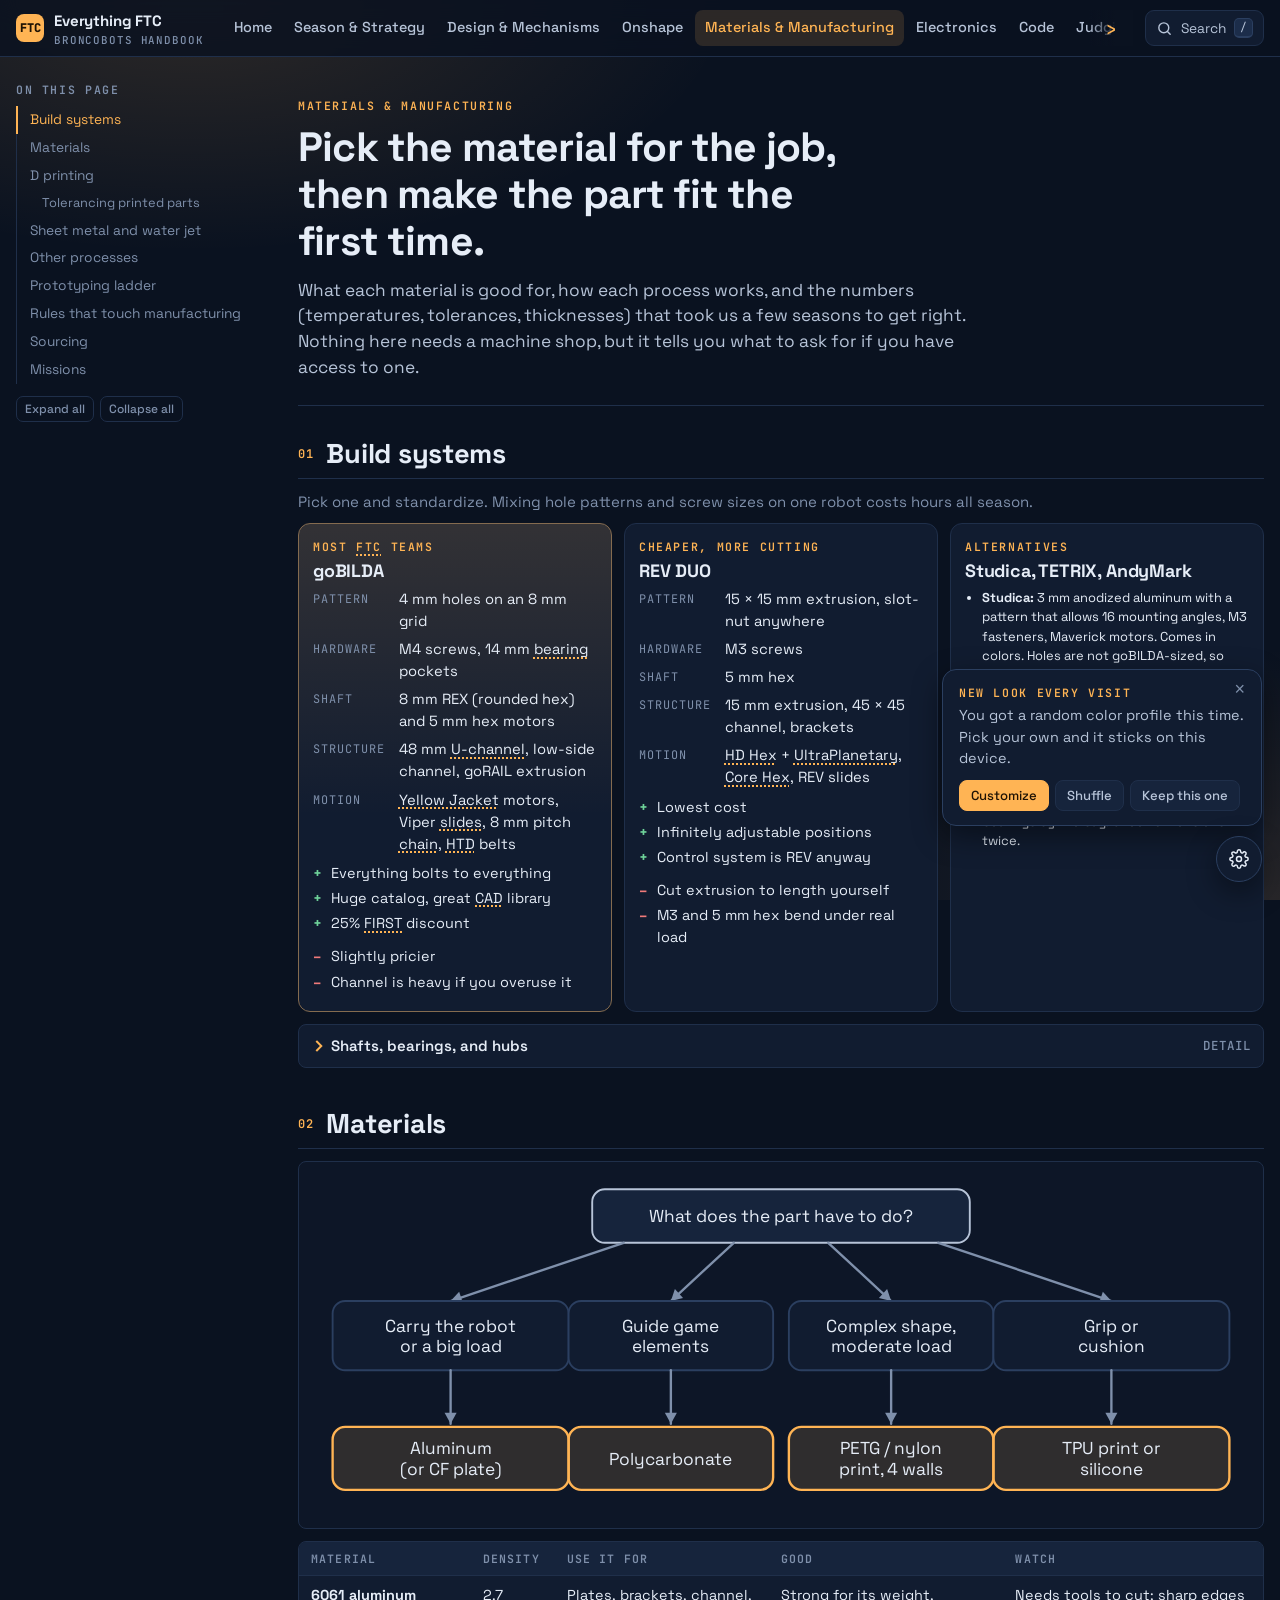
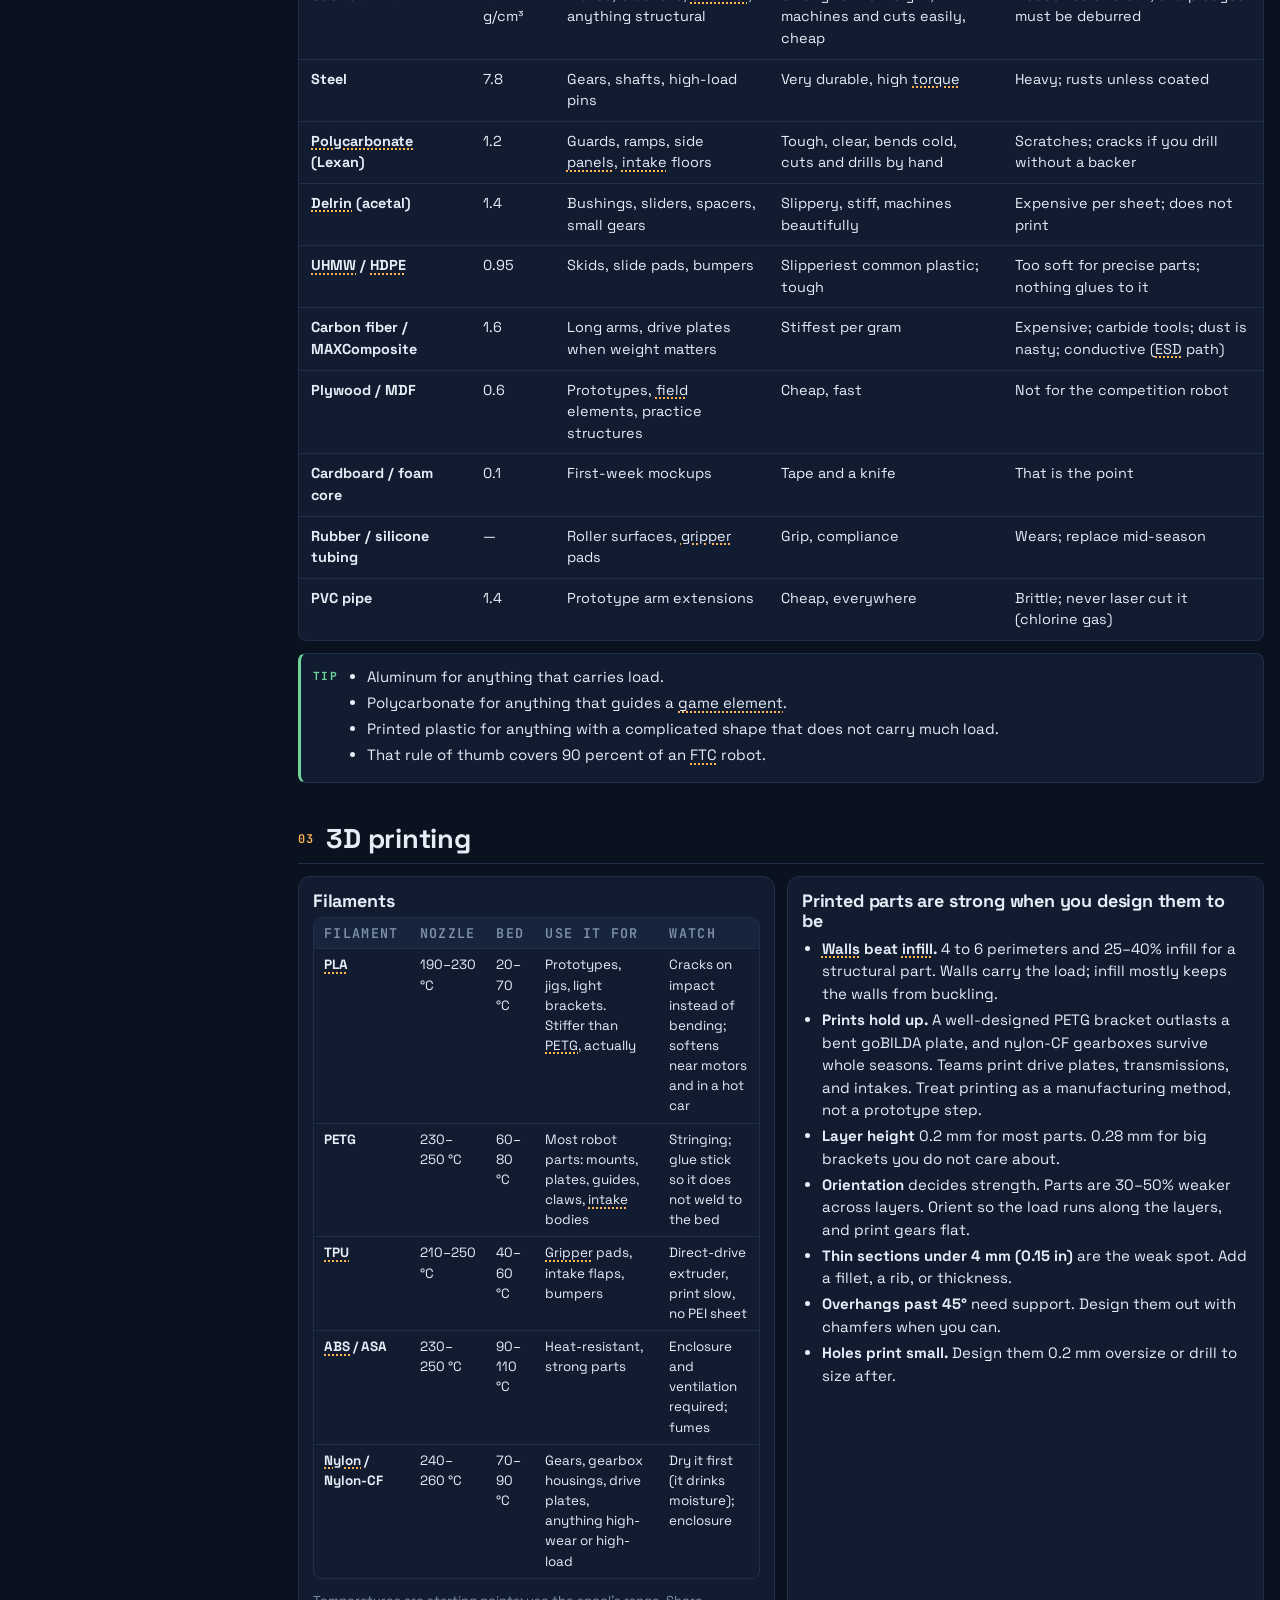
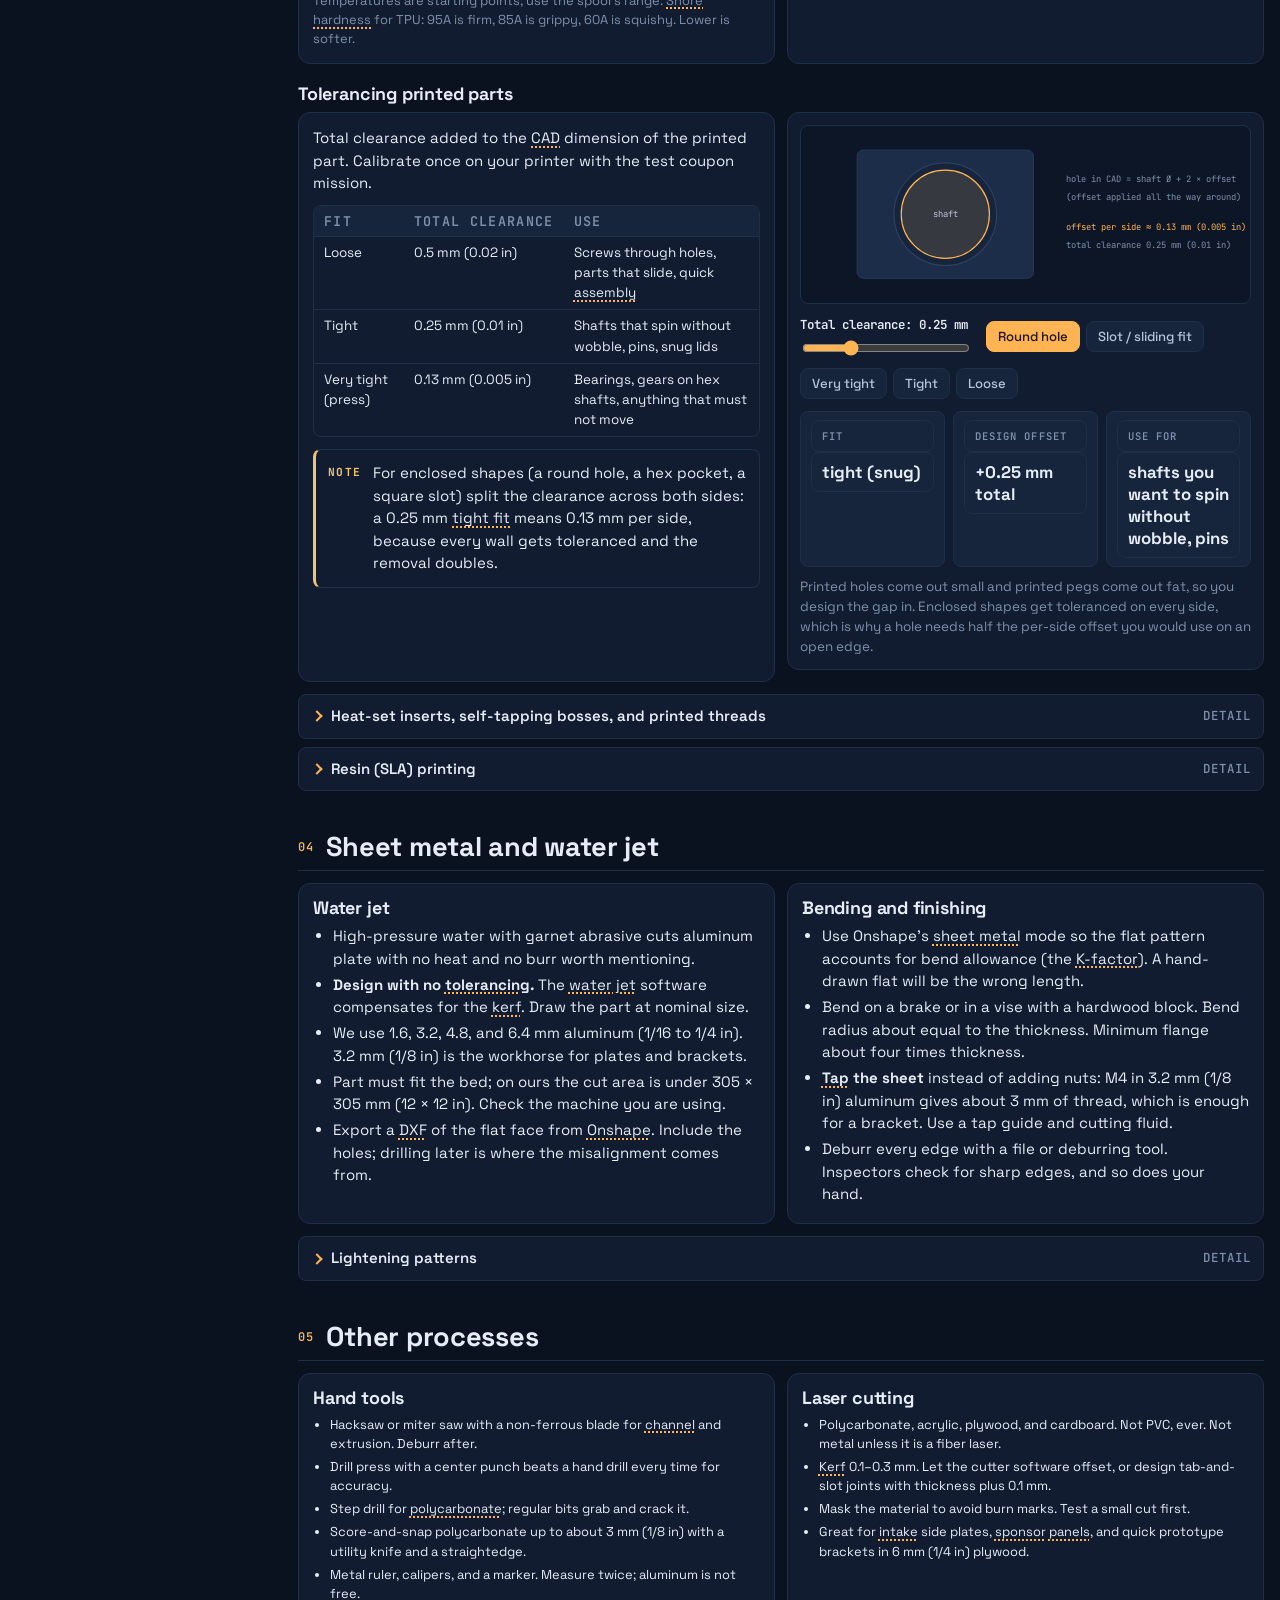
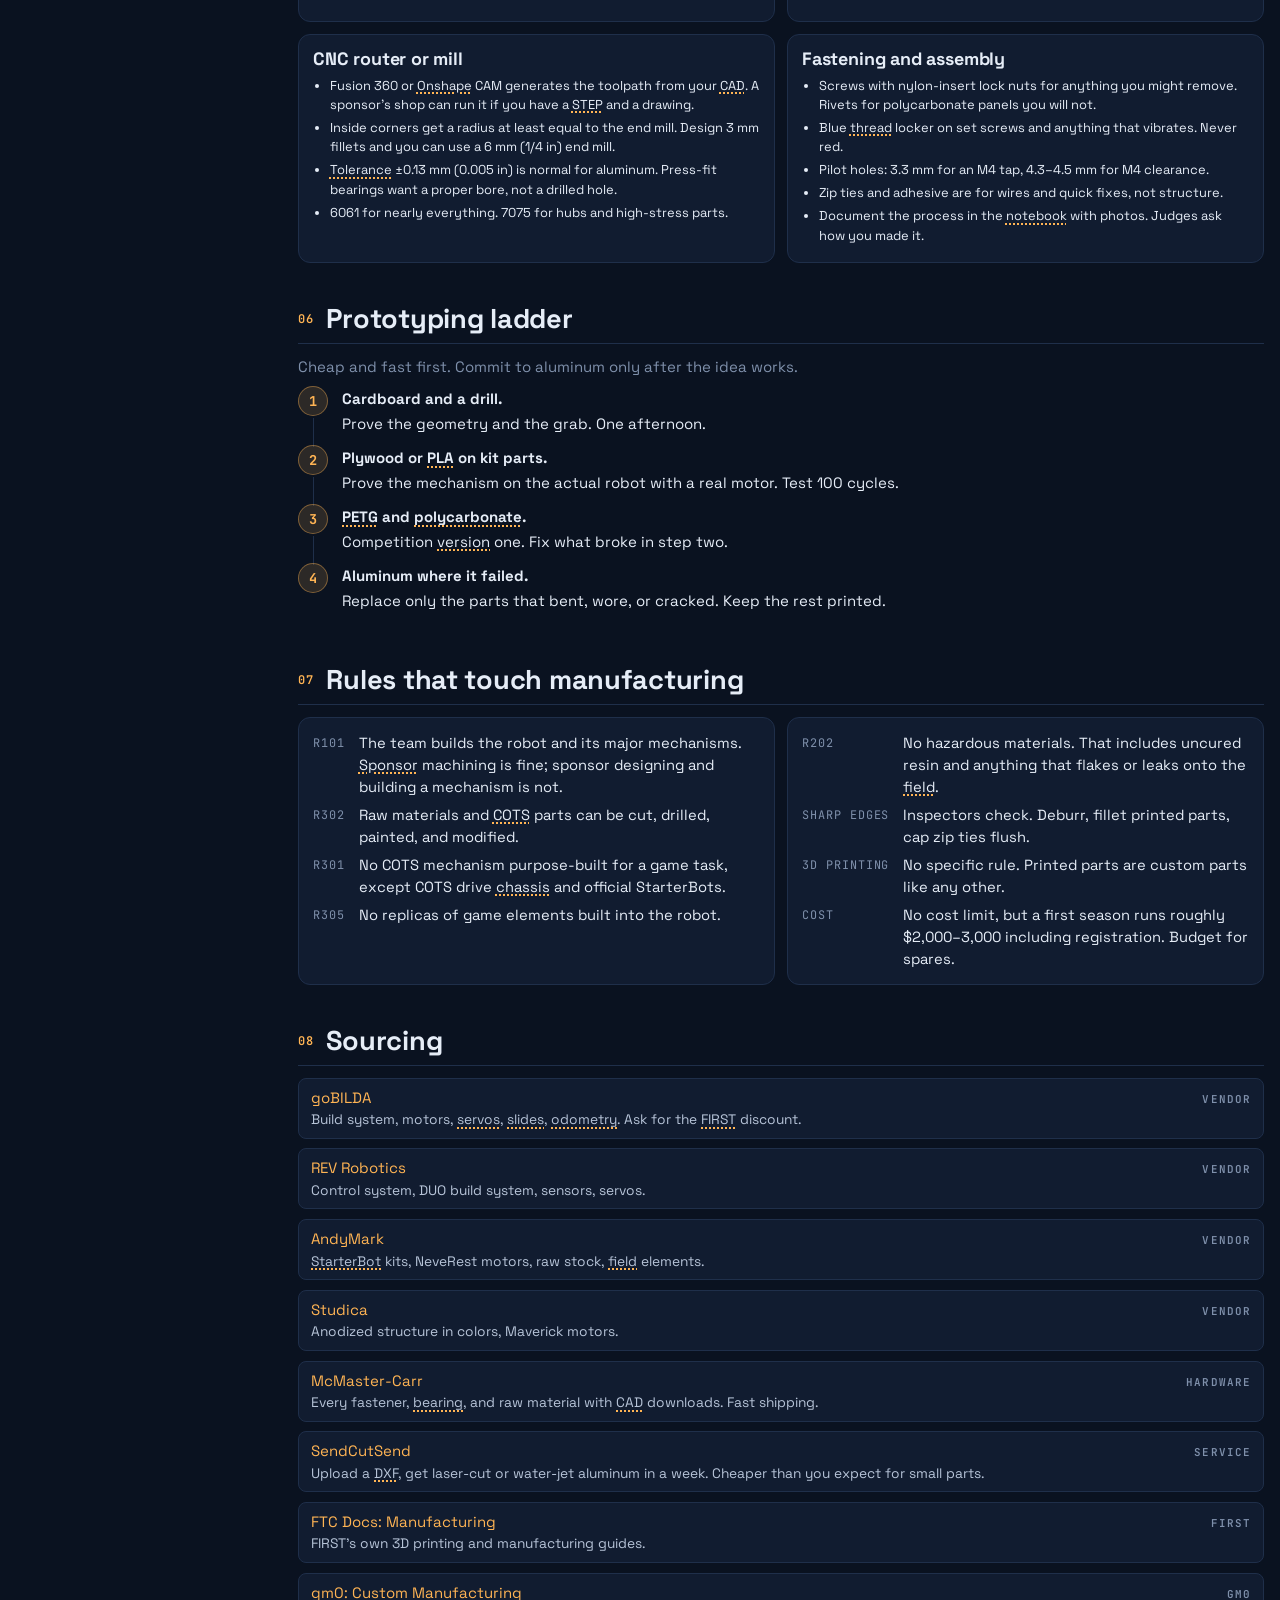
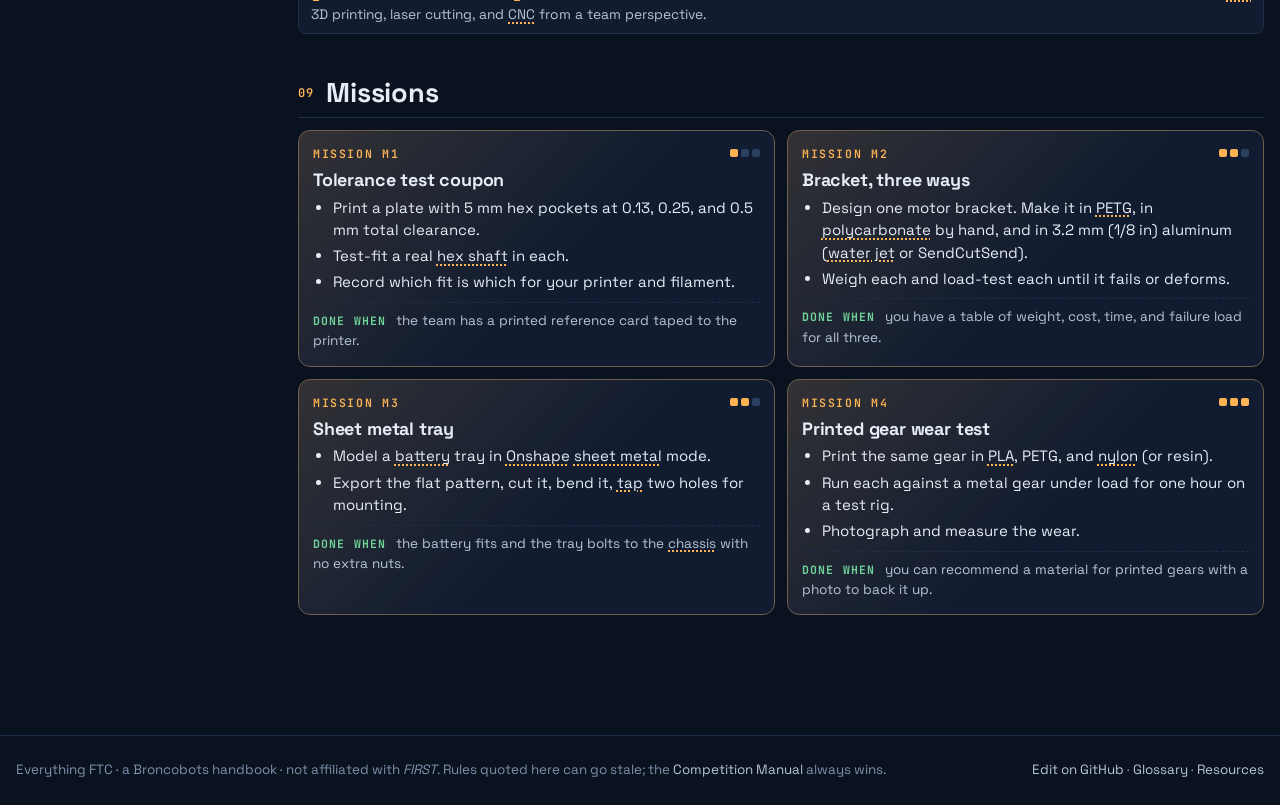
<file: manufacturing.html>
<!doctype html>
<html lang="en" data-theme="midnight" data-accent="rose" data-font="grotesk" data-density="comfortable" data-bg="grid">
<head>
<meta charset="utf-8">
<meta name="viewport" content="width=device-width, initial-scale=1">
<title>Materials & Manufacturing · Everything FTC</title>
<meta name="description" content="FTC materials and manufacturing: goBILDA vs REV build systems, metals, plastics, filaments, 3D printing settings and tolerances, sheet metal and water jet, laser cutting, CNC, fasteners, and sourcing.">
<meta name="color-scheme" content="dark light">
<link rel="icon" href="assets/img/favicon.svg" type="image/svg+xml">
<link rel="preconnect" href="https://fonts.googleapis.com">
<link rel="preconnect" href="https://fonts.gstatic.com" crossorigin>
<link href="https://fonts.googleapis.com/css2?family=Space+Grotesk:wght@400;500;600;700&family=Inter:wght@400;500;600;700&family=JetBrains+Mono:wght@400;500;600&family=Atkinson+Hyperlegible:wght@400;700&family=Source+Serif+4:opsz,wght@8..60,400;8..60,600&display=swap" rel="stylesheet">
<link rel="stylesheet" href="assets/css/style.css">
<script>/* apply saved display settings before first paint */try{var s=JSON.parse(localStorage.getItem('ftc-handbook-settings')||'{}'),d={theme:'midnight',accent:'rose',font:'grotesk',density:'comfortable',bg:'grid'};for(var k in d){document.documentElement.setAttribute('data-'+k,s[k]||d[k]);}}catch(e){}</script>
</head>
<body>
<a class="skip" href="#main">Skip to content</a>
<header class="site-header">
  <div class="header-inner">
    <a class="brand" href="index.html"><span class="brand-mark">FTC</span><span>Everything FTC<small>Broncobots handbook</small></span></a>
    <div class="main-nav-wrap"><nav class="main-nav" id="main-nav" aria-label="Main"></nav></div>
    <div class="header-actions">
      <button class="icon-btn" type="button" data-open-search aria-label="Search"><svg viewBox="0 0 24 24" fill="none" stroke="currentColor" stroke-width="2" stroke-linecap="round"><circle cx="11" cy="11" r="7"/><path d="m20 20-3.5-3.5"/></svg><span class="txt">Search</span><kbd>/</kbd></button>
      <button class="icon-btn menu-btn" type="button" aria-expanded="false" aria-controls="main-nav" aria-label="Menu"><svg viewBox="0 0 24 24" fill="none" stroke="currentColor" stroke-width="2" stroke-linecap="round"><path d="M4 7h16M4 12h16M4 17h16"/></svg></button>
    </div>
  </div>
</header>
<div class="page">
  <aside class="sidebar" aria-label="On this page"></aside>
  <main class="content" id="main">
<div class="hero">
  <span class="eyebrow">Materials &amp; Manufacturing</span>
  <h1>Pick the material for the job, then make the part fit the first time.</h1>
  <p class="lede">What each material is good for, how each process works, and the numbers (temperatures, tolerances, thicknesses) that took us a few seasons to get right. Nothing here needs a machine shop, but it tells you what to ask for if you have access to one.</p>
</div>

<section id="systems">
  <h2>Build systems</h2>
  <p class="muted">Pick one and standardize. Mixing hole patterns and screw sizes on one robot costs hours all season.</p>
  <div class="grid cols-3">
    <div class="card accent">
      <span class="eyebrow">Most FTC teams</span><h3>goBILDA</h3>
      <dl class="kv small">
        <dt>Pattern</dt><dd>4 mm holes on an 8 mm grid</dd>
        <dt>Hardware</dt><dd>M4 screws, 14 mm bearing pockets</dd>
        <dt>Shaft</dt><dd>8 mm REX (rounded hex) and 5 mm hex motors</dd>
        <dt>Structure</dt><dd>48 mm U-channel, low-side channel, goRAIL extrusion</dd>
        <dt>Motion</dt><dd>Yellow Jacket motors, Viper slides, 8 mm pitch chain, HTD belts</dd>
      </dl>
      <div class="procon"><div class="pro"><ul><li>Everything bolts to everything</li><li>Huge catalog, great CAD library</li><li>25% FIRST discount</li></ul></div><div class="con"><ul><li>Slightly pricier</li><li>Channel is heavy if you overuse it</li></ul></div></div>
    </div>
    <div class="card">
      <span class="eyebrow">Cheaper, more cutting</span><h3>REV DUO</h3>
      <dl class="kv small">
        <dt>Pattern</dt><dd>15 × 15 mm extrusion, slot-nut anywhere</dd>
        <dt>Hardware</dt><dd>M3 screws</dd>
        <dt>Shaft</dt><dd>5 mm hex</dd>
        <dt>Structure</dt><dd>15 mm extrusion, 45 × 45 channel, brackets</dd>
        <dt>Motion</dt><dd>HD Hex + UltraPlanetary, Core Hex, REV slides</dd>
      </dl>
      <div class="procon"><div class="pro"><ul><li>Lowest cost</li><li>Infinitely adjustable positions</li><li>Control system is REV anyway</li></ul></div><div class="con"><ul><li>Cut extrusion to length yourself</li><li>M3 and 5 mm hex bend under real load</li></ul></div></div>
    </div>
    <div class="card">
      <span class="eyebrow">Alternatives</span><h3>Studica, TETRIX, AndyMark</h3>
      <ul class="small">
        <li><strong>Studica:</strong> 3 mm anodized aluminum with a pattern that allows 16 mounting angles, M3 fasteners, Maverick motors. Comes in colors. Holes are not goBILDA-sized, so parts need drilling to mix.</li>
        <li><strong>TETRIX:</strong> the classic kit-of-parts. Simple, heavy, limited.</li>
        <li><strong>AndyMark:</strong> NeveRest motors, the official StarterBot kits, and raw stock.</li>
        <li><strong>Amazon / AliExpress:</strong> odd brackets, aluminum extrusion, silicone tubing, bearings by the bag. Check dimensions twice.</li>
      </ul>
    </div>
  </div>
  <details class="more">
    <summary>Shafts, bearings, and hubs <span class="hint">detail</span></summary>
    <div class="body">
      <ul>
        <li><strong>Hex shafts</strong> key into hubs with no set screws. 5 mm hex is the motor standard; goBILDA's 8 mm REX carries drivetrain loads.</li>
        <li><strong>D-shafts</strong> (round with a flat) rely on set screws and slip under torque. Use them only where the vendor gives you no choice.</li>
        <li><strong>Flanged ball bearings</strong> on every shaft that carries load, ideally two per shaft spaced apart. A shaft supported at one end is a lever that bends its bearing.</li>
        <li><strong>Shaft collars</strong> hold axial position, not torque. Two collars per shaft, snug against the bearings.</li>
        <li><strong>Dead axle vs live axle:</strong> a dead axle is fixed and the wheel spins on bearings around it (stronger, simpler). A live axle spins with the wheel (needed when you drive it from the end).</li>
      </ul>
    </div>
  </details>
</section>

<section id="materials">
  <h2>Materials</h2>
  <div class="graphic wide" data-graphic="map-material"></div>
  <div class="tbl"><table>
    <thead><tr><th>Material</th><th>Density</th><th>Use it for</th><th>Good</th><th>Watch</th></tr></thead>
    <tbody>
      <tr><td><strong>6061 aluminum</strong></td><td>2.7 g/cm³</td><td>Plates, brackets, channel, anything structural</td><td>Strong for its weight, machines and cuts easily, cheap</td><td>Needs tools to cut; sharp edges must be deburred</td></tr>
      <tr><td><strong>Steel</strong></td><td>7.8</td><td>Gears, shafts, high-load pins</td><td>Very durable, high torque</td><td>Heavy; rusts unless coated</td></tr>
      <tr><td><strong>Polycarbonate (Lexan)</strong></td><td>1.2</td><td>Guards, ramps, side panels, intake floors</td><td>Tough, clear, bends cold, cuts and drills by hand</td><td>Scratches; cracks if you drill without a backer</td></tr>
      <tr><td><strong>Delrin (acetal)</strong></td><td>1.4</td><td>Bushings, sliders, spacers, small gears</td><td>Slippery, stiff, machines beautifully</td><td>Expensive per sheet; does not print</td></tr>
      <tr><td><strong>UHMW / HDPE</strong></td><td>0.95</td><td>Skids, slide pads, bumpers</td><td>Slipperiest common plastic; tough</td><td>Too soft for precise parts; nothing glues to it</td></tr>
      <tr><td><strong>Carbon fiber / MAXComposite</strong></td><td>1.6</td><td>Long arms, drive plates when weight matters</td><td>Stiffest per gram</td><td>Expensive; carbide tools; dust is nasty; conductive (ESD path)</td></tr>
      <tr><td><strong>Plywood / MDF</strong></td><td>0.6</td><td>Prototypes, field elements, practice structures</td><td>Cheap, fast</td><td>Not for the competition robot</td></tr>
      <tr><td><strong>Cardboard / foam core</strong></td><td>0.1</td><td>First-week mockups</td><td>Tape and a knife</td><td>That is the point</td></tr>
      <tr><td><strong>Rubber / silicone tubing</strong></td><td>—</td><td>Roller surfaces, gripper pads</td><td>Grip, compliance</td><td>Wears; replace mid-season</td></tr>
      <tr><td><strong>PVC pipe</strong></td><td>1.4</td><td>Prototype arm extensions</td><td>Cheap, everywhere</td><td>Brittle; never laser cut it (chlorine gas)</td></tr>
    </tbody>
  </table></div>
  <div class="callout tip"><span class="ico">Tip</span><div><ul><li>Aluminum for anything that carries load.</li><li>Polycarbonate for anything that guides a game element.</li><li>Printed plastic for anything with a complicated shape that does not carry much load.</li><li>That rule of thumb covers 90 percent of an FTC robot.</li></ul></div></div>
</section>

<section id="printing">
  <h2>3D printing</h2>
  <div class="grid cols-2">
    <div class="card">
      <h3>Filaments</h3>
      <div class="tbl dense"><table>
        <thead><tr><th>Filament</th><th>Nozzle</th><th>Bed</th><th>Use it for</th><th>Watch</th></tr></thead>
        <tbody>
          <tr><td><strong>PLA</strong></td><td>190–230 °C</td><td>20–70 °C</td><td>Prototypes, jigs, light brackets. Stiffer than PETG, actually</td><td>Cracks on impact instead of bending; softens near motors and in a hot car</td></tr>
          <tr><td><strong>PETG</strong></td><td>230–250 °C</td><td>60–80 °C</td><td>Most robot parts: mounts, plates, guides, claws, intake bodies</td><td>Stringing; glue stick so it does not weld to the bed</td></tr>
          <tr><td><strong>TPU</strong></td><td>210–250 °C</td><td>40–60 °C</td><td>Gripper pads, intake flaps, bumpers</td><td>Direct-drive extruder, print slow, no PEI sheet</td></tr>
          <tr><td><strong>ABS / ASA</strong></td><td>230–250 °C</td><td>90–110 °C</td><td>Heat-resistant, strong parts</td><td>Enclosure and ventilation required; fumes</td></tr>
          <tr><td><strong>Nylon / Nylon-CF</strong></td><td>240–260 °C</td><td>70–90 °C</td><td>Gears, gearbox housings, drive plates, anything high-wear or high-load</td><td>Dry it first (it drinks moisture); enclosure</td></tr>
        </tbody>
      </table></div>
      <p class="small muted">Temperatures are starting points; use the spool's range. Shore hardness for TPU: 95A is firm, 85A is grippy, 60A is squishy. Lower is softer.</p>
    </div>
    <div class="card">
      <h3>Printed parts are strong when you design them to be</h3>
      <ul>
        <li><strong>Walls beat infill.</strong> 4 to 6 perimeters and 25–40% infill for a structural part. Walls carry the load; infill mostly keeps the walls from buckling.</li>
        <li><strong>Prints hold up.</strong> A well-designed PETG bracket outlasts a bent goBILDA plate, and nylon-CF gearboxes survive whole seasons. Teams print drive plates, transmissions, and intakes. Treat printing as a manufacturing method, not a prototype step.</li>
        <li><strong>Layer height</strong> 0.2 mm for most parts. 0.28 mm for big brackets you do not care about.</li>
        <li><strong>Orientation</strong> decides strength. Parts are 30–50% weaker across layers. Orient so the load runs along the layers, and print gears flat.</li>
        <li><strong>Thin sections under 4 mm (0.15 in)</strong> are the weak spot. Add a fillet, a rib, or thickness.</li>
        <li><strong>Overhangs past 45°</strong> need support. Design them out with chamfers when you can.</li>
        <li><strong>Holes print small.</strong> Design them 0.2 mm oversize or drill to size after.</li>
      </ul>
    </div>
  </div>
  <h3 id="tolerance">Tolerancing printed parts</h3>
  <div class="grid cols-2">
    <div class="card">
      <p>Total clearance added to the CAD dimension of the printed part. Calibrate once on your printer with the test coupon mission.</p>
      <div class="tbl dense"><table>
        <thead><tr><th>Fit</th><th>Total clearance</th><th>Use</th></tr></thead>
        <tbody>
          <tr><td>Loose</td><td>0.5 mm (0.02 in)</td><td>Screws through holes, parts that slide, quick assembly</td></tr>
          <tr><td>Tight</td><td>0.25 mm (0.01 in)</td><td>Shafts that spin without wobble, pins, snug lids</td></tr>
          <tr><td>Very tight (press)</td><td>0.13 mm (0.005 in)</td><td>Bearings, gears on hex shafts, anything that must not move</td></tr>
        </tbody>
      </table></div>
      <div class="callout warn"><span class="ico">Note</span><div><p>For enclosed shapes (a round hole, a hex pocket, a square slot) split the clearance across both sides: a 0.25 mm tight fit means 0.13 mm per side, because every wall gets toleranced and the removal doubles.</p></div></div>
    </div>
    <figure class="sim" data-sim="tolerance"></figure>
  </div>
  <details class="more">
    <summary>Heat-set inserts, self-tapping bosses, and printed threads <span class="hint">detail</span></summary>
    <div class="body">
      <ul>
        <li><strong>Heat-set inserts</strong> (brass, M3 or M4) give printed parts real threads. Boss hole = insert outer diameter + about 0.3 mm. Press in with a soldering iron at 200 °C, slowly.</li>
        <li><strong>Self-tapping into plastic:</strong> core hole at about 90% of the screw's major diameter (2.7 mm for M3). Fine for parts you will not disassemble often.</li>
        <li><strong>Printed threads</strong> work above M8 with a thread FeatureScript. Below that, use an insert.</li>
        <li><strong>Through-holes with a nut</strong> on the back are still the most reliable. Design a hex pocket for the nut so it cannot spin.</li>
      </ul>
    </div>
  </details>
  <details class="more">
    <summary>Resin (SLA) printing <span class="hint">detail</span></summary>
    <div class="body">
      <ul>
        <li>Very fine detail and smooth surfaces. Standard resin is brittle; tough or engineering resin is usable for small gears and precise jigs.</li>
        <li>Nylon-like resins were the most durable material we found for differential swerve gears, ahead of every FDM filament we tried.</li>
        <li>Wash in isopropyl alcohol, cure under UV, wear gloves. Resin is a skin irritant, and uncured resin is not allowed near a competition field.</li>
        <li>Expensive per part and slow to post-process. Use it for the two parts that need it, not the whole robot.</li>
      </ul>
    </div>
  </details>
</section>

<section id="sheet">
  <h2>Sheet metal and water jet</h2>
  <div class="grid cols-2">
    <div class="card">
      <h3>Water jet</h3>
      <ul>
        <li>High-pressure water with garnet abrasive cuts aluminum plate with no heat and no burr worth mentioning.</li>
        <li><strong>Design with no tolerancing.</strong> The water jet software compensates for the kerf. Draw the part at nominal size.</li>
        <li>We use 1.6, 3.2, 4.8, and 6.4 mm aluminum (1/16 to 1/4 in). 3.2 mm (1/8 in) is the workhorse for plates and brackets.</li>
        <li>Part must fit the bed; on ours the cut area is under 305 × 305 mm (12 × 12 in). Check the machine you are using.</li>
        <li>Export a DXF of the flat face from Onshape. Include the holes; drilling later is where the misalignment comes from.</li>
      </ul>
    </div>
    <div class="card">
      <h3>Bending and finishing</h3>
      <ul>
        <li>Use Onshape's sheet metal mode so the flat pattern accounts for bend allowance (the K-factor). A hand-drawn flat will be the wrong length.</li>
        <li>Bend on a brake or in a vise with a hardwood block. Bend radius about equal to the thickness. Minimum flange about four times thickness.</li>
        <li><strong>Tap the sheet</strong> instead of adding nuts: M4 in 3.2 mm (1/8 in) aluminum gives about 3 mm of thread, which is enough for a bracket. Use a tap guide and cutting fluid.</li>
        <li>Deburr every edge with a file or deburring tool. Inspectors check for sharp edges, and so does your hand.</li>
      </ul>
    </div>
  </div>
  <details class="more">
    <summary>Lightening patterns <span class="hint">detail</span></summary>
    <div class="body">
      <ul>
        <li>Solid plate is heavy. Cut triangles or hexagons out of areas that are not on a load path.</li>
        <li>Keep a minimum web (the material between holes) of about 2.5 mm (0.1 in) in 3.2 mm plate. Thinner webs flex and tear on the water jet.</li>
        <li>Do not lighten around bearing bores or motor mounts. Leave a solid ring at least one hole-diameter wide.</li>
        <li>Onshape: sketch pattern of triangles, one extrude-remove. Drive the count with a variable so you can dial it back if the part flexes.</li>
      </ul>
    </div>
  </details>
</section>

<section id="processes">
  <h2>Other processes</h2>
  <div class="grid cols-2">
    <div class="card">
      <h3>Hand tools</h3>
      <ul class="small">
        <li>Hacksaw or miter saw with a non-ferrous blade for channel and extrusion. Deburr after.</li>
        <li>Drill press with a center punch beats a hand drill every time for accuracy.</li>
        <li>Step drill for polycarbonate; regular bits grab and crack it.</li>
        <li>Score-and-snap polycarbonate up to about 3 mm (1/8 in) with a utility knife and a straightedge.</li>
        <li>Metal ruler, calipers, and a marker. Measure twice; aluminum is not free.</li>
      </ul>
    </div>
    <div class="card">
      <h3>Laser cutting</h3>
      <ul class="small">
        <li>Polycarbonate, acrylic, plywood, and cardboard. Not PVC, ever. Not metal unless it is a fiber laser.</li>
        <li>Kerf 0.1–0.3 mm. Let the cutter software offset, or design tab-and-slot joints with thickness plus 0.1 mm.</li>
        <li>Mask the material to avoid burn marks. Test a small cut first.</li>
        <li>Great for intake side plates, sponsor panels, and quick prototype brackets in 6 mm (1/4 in) plywood.</li>
      </ul>
    </div>
    <div class="card">
      <h3>CNC router or mill</h3>
      <ul class="small">
        <li>Fusion 360 or Onshape CAM generates the toolpath from your CAD. A sponsor's shop can run it if you have a STEP and a drawing.</li>
        <li>Inside corners get a radius at least equal to the end mill. Design 3 mm fillets and you can use a 6 mm (1/4 in) end mill.</li>
        <li>Tolerance ±0.13 mm (0.005 in) is normal for aluminum. Press-fit bearings want a proper bore, not a drilled hole.</li>
        <li>6061 for nearly everything. 7075 for hubs and high-stress parts.</li>
      </ul>
    </div>
    <div class="card">
      <h3>Fastening and assembly</h3>
      <ul class="small">
        <li>Screws with nylon-insert lock nuts for anything you might remove. Rivets for polycarbonate panels you will not.</li>
        <li>Blue thread locker on set screws and anything that vibrates. Never red.</li>
        <li>Pilot holes: 3.3 mm for an M4 tap, 4.3–4.5 mm for M4 clearance.</li>
        <li>Zip ties and adhesive are for wires and quick fixes, not structure.</li>
        <li>Document the process in the notebook with photos. Judges ask how you made it.</li>
      </ul>
    </div>
  </div>
</section>

<section id="prototyping">
  <h2>Prototyping ladder</h2>
  <p class="muted">Cheap and fast first. Commit to aluminum only after the idea works.</p>
  <ol class="steps">
    <li><strong>Cardboard and a drill.</strong> Prove the geometry and the grab. One afternoon.</li>
    <li><strong>Plywood or PLA on kit parts.</strong> Prove the mechanism on the actual robot with a real motor. Test 100 cycles.</li>
    <li><strong>PETG and polycarbonate.</strong> Competition version one. Fix what broke in step two.</li>
    <li><strong>Aluminum where it failed.</strong> Replace only the parts that bent, wore, or cracked. Keep the rest printed.</li>
  </ol>
</section>

<section id="rules">
  <h2>Rules that touch manufacturing</h2>
  <div class="grid cols-2">
    <div class="card">
      <dl class="kv">
        <dt>R101</dt><dd>The team builds the robot and its major mechanisms. Sponsor machining is fine; sponsor designing and building a mechanism is not.</dd>
        <dt>R302</dt><dd>Raw materials and COTS parts can be cut, drilled, painted, and modified.</dd>
        <dt>R301</dt><dd>No COTS mechanism purpose-built for a game task, except COTS drive chassis and official StarterBots.</dd>
        <dt>R305</dt><dd>No replicas of game elements built into the robot.</dd>
      </dl>
    </div>
    <div class="card">
      <dl class="kv">
        <dt>R202</dt><dd>No hazardous materials. That includes uncured resin and anything that flakes or leaks onto the field.</dd>
        <dt>Sharp edges</dt><dd>Inspectors check. Deburr, fillet printed parts, cap zip ties flush.</dd>
        <dt>3D printing</dt><dd>No specific rule. Printed parts are custom parts like any other.</dd>
        <dt>Cost</dt><dd>No cost limit, but a first season runs roughly $2,000–3,000 including registration. Budget for spares.</dd>
      </dl>
    </div>
  </div>
</section>

<section id="sourcing">
  <h2>Sourcing</h2>
  <ul class="links">
    <li><div><a href="https://www.gobilda.com">goBILDA</a><span class="d">Build system, motors, servos, slides, odometry. Ask for the FIRST discount.</span></div><span class="who">Vendor</span></li>
    <li><div><a href="https://www.revrobotics.com">REV Robotics</a><span class="d">Control system, DUO build system, sensors, servos.</span></div><span class="who">Vendor</span></li>
    <li><div><a href="https://www.andymark.com">AndyMark</a><span class="d">StarterBot kits, NeveRest motors, raw stock, field elements.</span></div><span class="who">Vendor</span></li>
    <li><div><a href="https://www.studica.com">Studica</a><span class="d">Anodized structure in colors, Maverick motors.</span></div><span class="who">Vendor</span></li>
    <li><div><a href="https://www.mcmaster.com">McMaster-Carr</a><span class="d">Every fastener, bearing, and raw material with CAD downloads. Fast shipping.</span></div><span class="who">Hardware</span></li>
    <li><div><a href="https://www.sendcutsend.com">SendCutSend</a><span class="d">Upload a DXF, get laser-cut or water-jet aluminum in a week. Cheaper than you expect for small parts.</span></div><span class="who">Service</span></li>
    <li><div><a href="https://ftc-docs.firstinspires.org/en/latest/manufacturing/index.html">FTC Docs: Manufacturing</a><span class="d">FIRST's own 3D printing and manufacturing guides.</span></div><span class="who">FIRST</span></li>
    <li><div><a href="https://gm0.org/en/latest/docs/custom-manufacturing/index.html">gm0: Custom Manufacturing</a><span class="d">3D printing, laser cutting, and CNC from a team perspective.</span></div><span class="who">gm0</span></li>
  </ul>
</section>

<section id="missions">
  <h2>Missions</h2>
  <div class="grid cols-2">
    <div class="mission">
      <div class="head"><span class="eyebrow">Mission M1</span><span class="lvl"><i class="on"></i><i></i><i></i></span></div>
      <h3>Tolerance test coupon</h3>
      <ul><li>Print a plate with 5 mm hex pockets at 0.13, 0.25, and 0.5 mm total clearance.</li><li>Test-fit a real hex shaft in each.</li><li>Record which fit is which for your printer and filament.</li></ul>
      <div class="done"><strong>Done when</strong> the team has a printed reference card taped to the printer.</div>
    </div>
    <div class="mission">
      <div class="head"><span class="eyebrow">Mission M2</span><span class="lvl"><i class="on"></i><i class="on"></i><i></i></span></div>
      <h3>Bracket, three ways</h3>
      <ul><li>Design one motor bracket. Make it in PETG, in polycarbonate by hand, and in 3.2 mm (1/8 in) aluminum (water jet or SendCutSend).</li><li>Weigh each and load-test each until it fails or deforms.</li></ul>
      <div class="done"><strong>Done when</strong> you have a table of weight, cost, time, and failure load for all three.</div>
    </div>
    <div class="mission">
      <div class="head"><span class="eyebrow">Mission M3</span><span class="lvl"><i class="on"></i><i class="on"></i><i></i></span></div>
      <h3>Sheet metal tray</h3>
      <ul><li>Model a battery tray in Onshape sheet metal mode.</li><li>Export the flat pattern, cut it, bend it, tap two holes for mounting.</li></ul>
      <div class="done"><strong>Done when</strong> the battery fits and the tray bolts to the chassis with no extra nuts.</div>
    </div>
    <div class="mission">
      <div class="head"><span class="eyebrow">Mission M4</span><span class="lvl"><i class="on"></i><i class="on"></i><i class="on"></i></span></div>
      <h3>Printed gear wear test</h3>
      <ul><li>Print the same gear in PLA, PETG, and nylon (or resin).</li><li>Run each against a metal gear under load for one hour on a test rig.</li><li>Photograph and measure the wear.</li></ul>
      <div class="done"><strong>Done when</strong> you can recommend a material for printed gears with a photo to back it up.</div>
    </div>
  </div>
</section>
  </main>
</div>
<footer class="site-footer">
  <div class="inner">
    <span>Everything FTC · a Broncobots handbook · not affiliated with <em>FIRST</em>. Rules quoted here can go stale; the <a href="https://ftc-resources.firstinspires.org/ftc/game/manual">Competition Manual</a> always wins.</span>
    <span><a href="https://github.com/ElMagoCT/ftc-handbook">Edit on GitHub</a> · <a href="glossary.html">Glossary</a> · <a href="resources.html">Resources</a></span>
  </div>
</footer>
<script src="assets/js/glossary.js"></script>
<script src="assets/js/graphics.js"></script>
<script src="assets/js/sims.js"></script>
<script src="assets/js/app.js"></script>
</body>
</html>
</file>
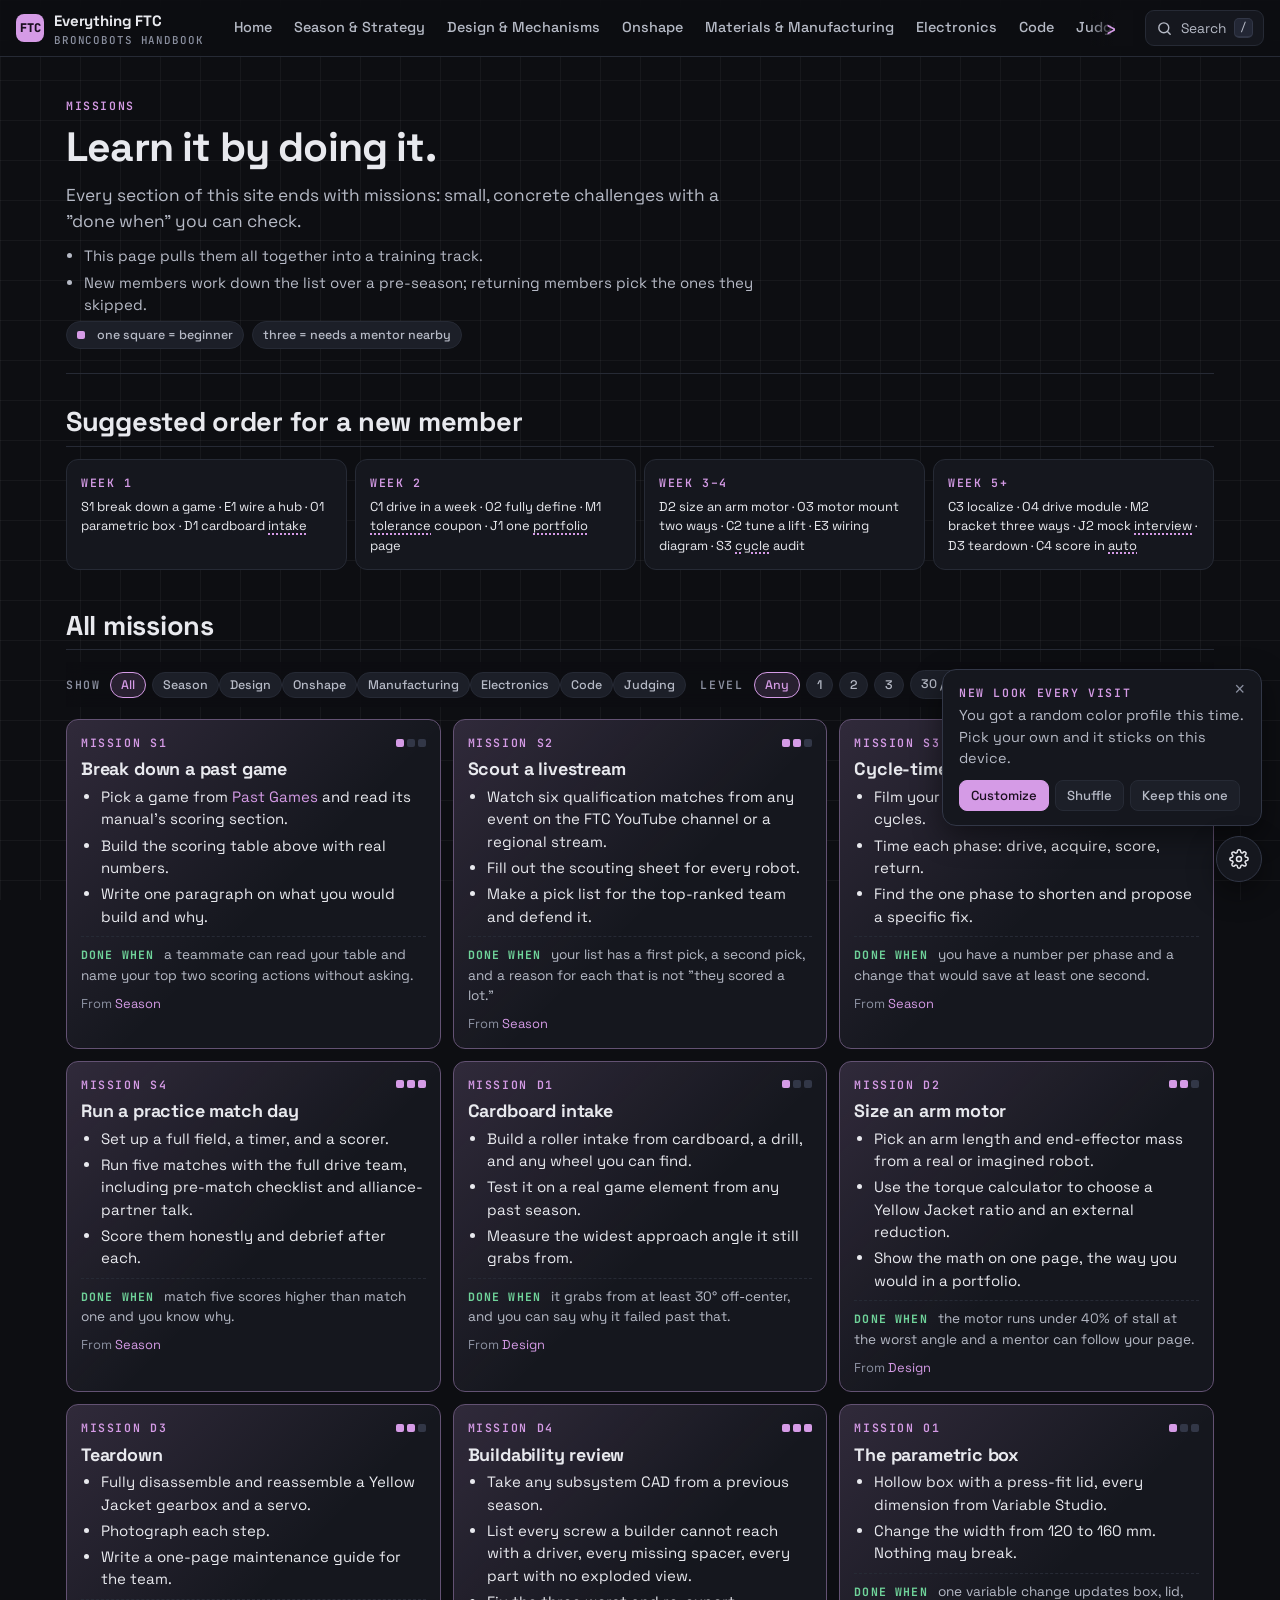
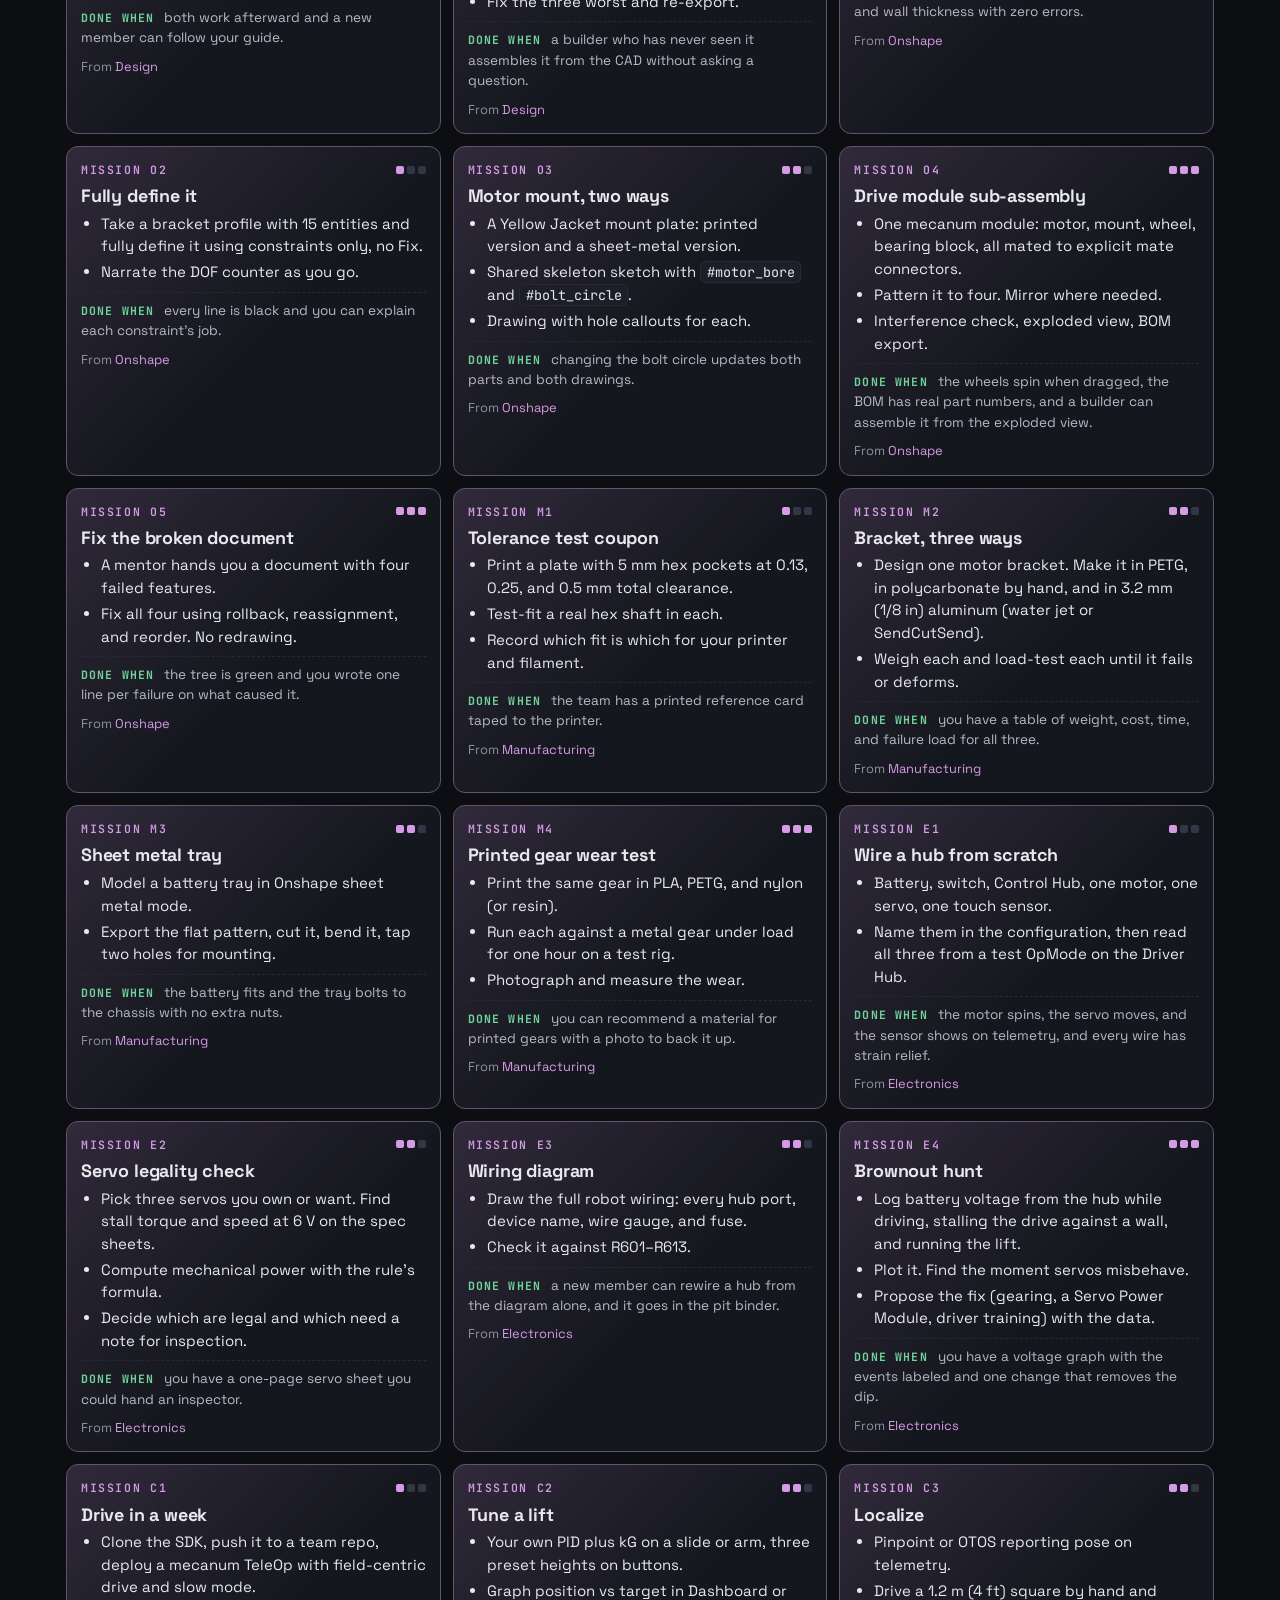
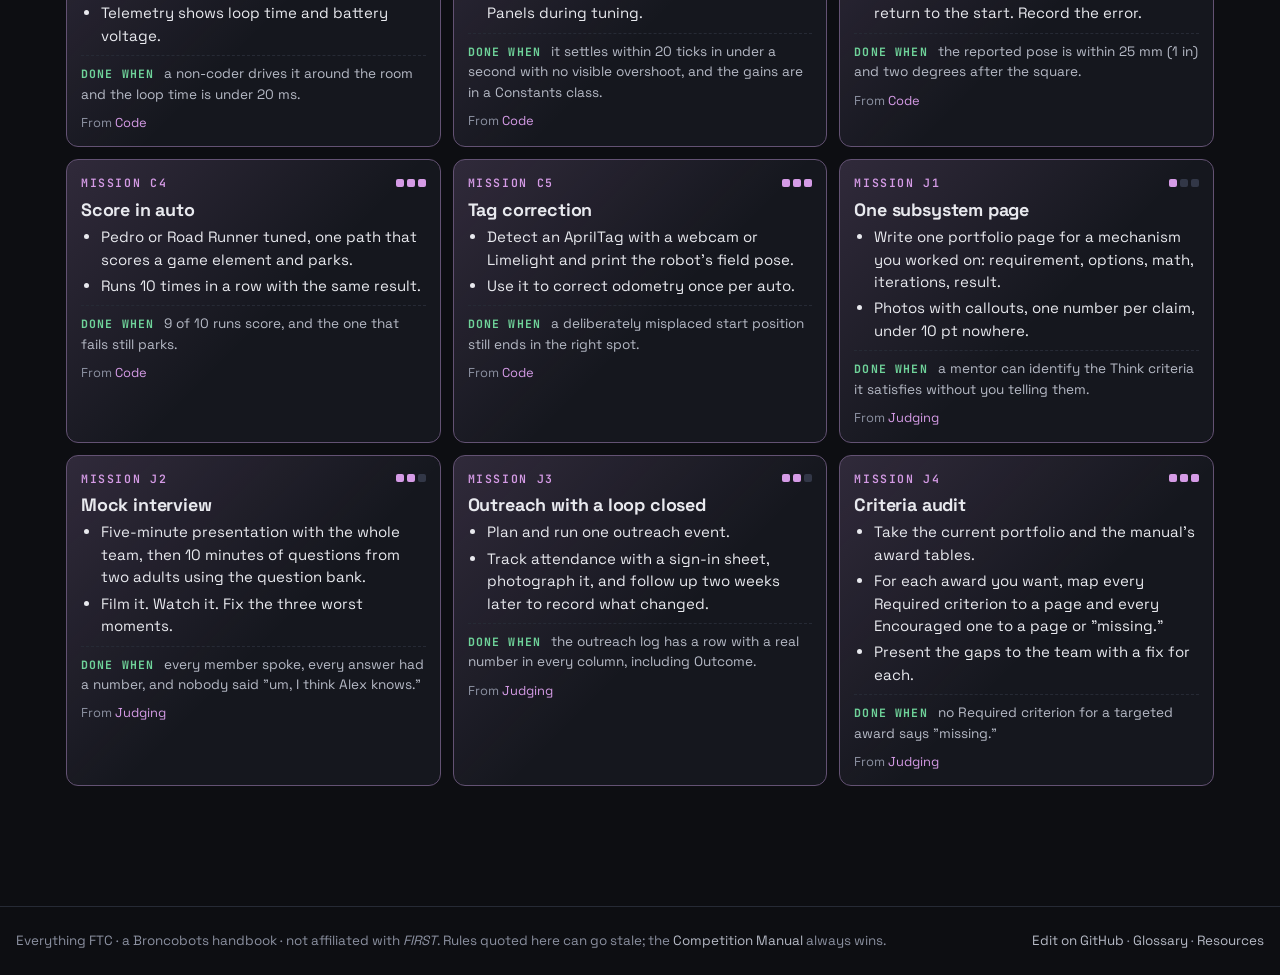
<file: missions.html>
<!doctype html>
<html lang="en" data-theme="midnight" data-accent="rose" data-font="grotesk" data-density="comfortable" data-bg="grid">
<head>
<meta charset="utf-8">
<meta name="viewport" content="width=device-width, initial-scale=1">
<title>Missions · Everything FTC</title>
<meta name="description" content="Every hands-on mission from the FTC handbook collected into one training track: strategy, design, Onshape, manufacturing, electronics, code, and judging, with difficulty levels and done-when criteria.">
<meta name="color-scheme" content="dark light">
<link rel="icon" href="assets/img/favicon.svg" type="image/svg+xml">
<link rel="preconnect" href="https://fonts.googleapis.com">
<link rel="preconnect" href="https://fonts.gstatic.com" crossorigin>
<link href="https://fonts.googleapis.com/css2?family=Space+Grotesk:wght@400;500;600;700&family=Inter:wght@400;500;600;700&family=JetBrains+Mono:wght@400;500;600&family=Atkinson+Hyperlegible:wght@400;700&family=Source+Serif+4:opsz,wght@8..60,400;8..60,600&display=swap" rel="stylesheet">
<link rel="stylesheet" href="assets/css/style.css">
<script>/* apply saved display settings before first paint */try{var s=JSON.parse(localStorage.getItem('ftc-handbook-settings')||'{}'),d={theme:'midnight',accent:'rose',font:'grotesk',density:'comfortable',bg:'grid'};for(var k in d){document.documentElement.setAttribute('data-'+k,s[k]||d[k]);}}catch(e){}</script>
</head>
<body>
<a class="skip" href="#main">Skip to content</a>
<header class="site-header">
  <div class="header-inner">
    <a class="brand" href="index.html"><span class="brand-mark">FTC</span><span>Everything FTC<small>Broncobots handbook</small></span></a>
    <div class="main-nav-wrap"><nav class="main-nav" id="main-nav" aria-label="Main"></nav></div>
    <div class="header-actions">
      <button class="icon-btn" type="button" data-open-search aria-label="Search"><svg viewBox="0 0 24 24" fill="none" stroke="currentColor" stroke-width="2" stroke-linecap="round"><circle cx="11" cy="11" r="7"/><path d="m20 20-3.5-3.5"/></svg><span class="txt">Search</span><kbd>/</kbd></button>
      <button class="icon-btn menu-btn" type="button" aria-expanded="false" aria-controls="main-nav" aria-label="Menu"><svg viewBox="0 0 24 24" fill="none" stroke="currentColor" stroke-width="2" stroke-linecap="round"><path d="M4 7h16M4 12h16M4 17h16"/></svg></button>
    </div>
  </div>
</header>
<div class="page no-side">

  <main class="content" id="main">
<div class="hero">
  <span class="eyebrow">Missions</span>
  <h1>Learn it by doing it.</h1>
  <p class="lede">Every section of this site ends with missions: small, concrete challenges with a "done when" you can check.</p><ul class="lede-list"><li>This page pulls them all together into a training track.</li><li>New members work down the list over a pre-season; returning members pick the ones they skipped.</li></ul>
  <div class="hero-meta"><span class="chip"><i style="display:inline-block;width:8px;height:8px;border-radius:2px;background:var(--accent);margin-right:6px"></i>one square = beginner</span><span class="chip">three = needs a mentor nearby</span></div>
</div>

<section>
  <h2 data-no-num>Suggested order for a new member</h2>
  <div class="grid cols-4 tight">
    <div class="card"><span class="eyebrow">Week 1</span><p class="small">S1 break down a game · E1 wire a hub · O1 parametric box · D1 cardboard intake</p></div>
    <div class="card"><span class="eyebrow">Week 2</span><p class="small">C1 drive in a week · O2 fully define · M1 tolerance coupon · J1 one portfolio page</p></div>
    <div class="card"><span class="eyebrow">Week 3–4</span><p class="small">D2 size an arm motor · O3 motor mount two ways · C2 tune a lift · E3 wiring diagram · S3 cycle audit</p></div>
    <div class="card"><span class="eyebrow">Week 5+</span><p class="small">C3 localize · O4 drive module · M2 bracket three ways · J2 mock interview · D3 teardown · C4 score in auto</p></div>
  </div>
</section>

<section id="all">
  <h2 data-no-num>All missions</h2>
  <div class="filterbar" id="mission-filter">
    <span class="label">Show</span>
    <button class="chip" type="button" data-page="all" aria-pressed="true">All</button>
    <span id="mission-chips"></span>
    <span class="label" style="margin-left:8px">Level</span>
    <button class="chip" type="button" data-lvl="all" aria-pressed="true">Any</button>
    <button class="chip" type="button" data-lvl="1">1</button>
    <button class="chip" type="button" data-lvl="2">2</button>
    <button class="chip" type="button" data-lvl="3">3</button>
    <span class="chip" id="mission-count"></span>
  </div>
  <div id="mission-list" class="grid cols-2"><p class="muted">Loading missions from every page…</p></div>
  <noscript><p class="muted">Missions live at the bottom of each topic page: <a href="season.html#missions">Season</a>, <a href="design.html#missions">Design</a>, <a href="onshape.html#missions">Onshape</a>, <a href="manufacturing.html#missions">Manufacturing</a>, <a href="electronics.html#missions">Electronics</a>, <a href="code.html#missions">Code</a>, <a href="judging.html#missions">Judging</a>.</p></noscript>
</section>
<script>
document.addEventListener("DOMContentLoaded", async () => {
  const pages = [["season.html", "Season"], ["design.html", "Design"], ["onshape.html", "Onshape"], ["manufacturing.html", "Manufacturing"], ["electronics.html", "Electronics"], ["code.html", "Code"], ["judging.html", "Judging"]];
  const list = document.getElementById("mission-list"), chips = document.getElementById("mission-chips"), count = document.getElementById("mission-count");
  const parser = new DOMParser(); const all = [];
  for (const [file, name] of pages) {
    try {
      const html = await (await fetch(file)).text();
      const doc = parser.parseFromString(html, "text/html");
      doc.querySelectorAll(".mission").forEach(m => {
        const lvl = m.querySelectorAll(".lvl i.on").length || 1;
        const node = m.cloneNode(true);
        const code = node.querySelector(".eyebrow")?.textContent.trim() || "";
        // link back to the source page
        const back = document.createElement("p"); back.className = "small muted"; back.style.marginTop = "8px";
        back.innerHTML = 'From <a href="' + file + '#missions">' + name + "</a>";
        node.appendChild(back);
        node.dataset.page = file; node.dataset.lvl = lvl;
        node.id = "m-" + code.toLowerCase().replace(/[^a-z0-9]+/g, "-");
        all.push(node);
      });
      const b = document.createElement("button"); b.className = "chip"; b.type = "button"; b.dataset.page = file; b.textContent = name; b.setAttribute("aria-pressed", "false"); chips.appendChild(b);
    } catch (e) { /* skip page */ }
  }
  list.innerHTML = ""; all.forEach(n => list.appendChild(n));
  if (!all.length) list.innerHTML = '<p class="muted">Could not load missions. If you opened this file directly, run a local server (python3 -m http.server) so pages can be fetched.</p>';
  let page = "all", lvl = "all";
  const apply = () => { let n = 0; all.forEach(m => { const ok = (page === "all" || m.dataset.page === page) && (lvl === "all" || m.dataset.lvl === lvl); m.setAttribute("data-hidden", String(!ok)); if (ok) n++; }); count.textContent = n + " / " + all.length; };
  document.querySelectorAll("#mission-filter [data-page]").forEach(b => b.addEventListener("click", () => { page = b.dataset.page; document.querySelectorAll("#mission-filter [data-page]").forEach(x => x.setAttribute("aria-pressed", String(x === b))); apply(); }));
  document.querySelectorAll("#mission-filter [data-lvl]").forEach(b => b.addEventListener("click", () => { lvl = b.dataset.lvl; document.querySelectorAll("#mission-filter [data-lvl]").forEach(x => x.setAttribute("aria-pressed", String(x === b))); apply(); }));
  apply();
  if (location.hash) document.getElementById(location.hash.slice(1))?.scrollIntoView();
});
</script>
  </main>
</div>
<footer class="site-footer">
  <div class="inner">
    <span>Everything FTC · a Broncobots handbook · not affiliated with <em>FIRST</em>. Rules quoted here can go stale; the <a href="https://ftc-resources.firstinspires.org/ftc/game/manual">Competition Manual</a> always wins.</span>
    <span><a href="https://github.com/ElMagoCT/ftc-handbook">Edit on GitHub</a> · <a href="glossary.html">Glossary</a> · <a href="resources.html">Resources</a></span>
  </div>
</footer>
<script src="assets/js/glossary.js"></script>
<script src="assets/js/graphics.js"></script>
<script src="assets/js/sims.js"></script>
<script src="assets/js/app.js"></script>
</body>
</html>
</file>
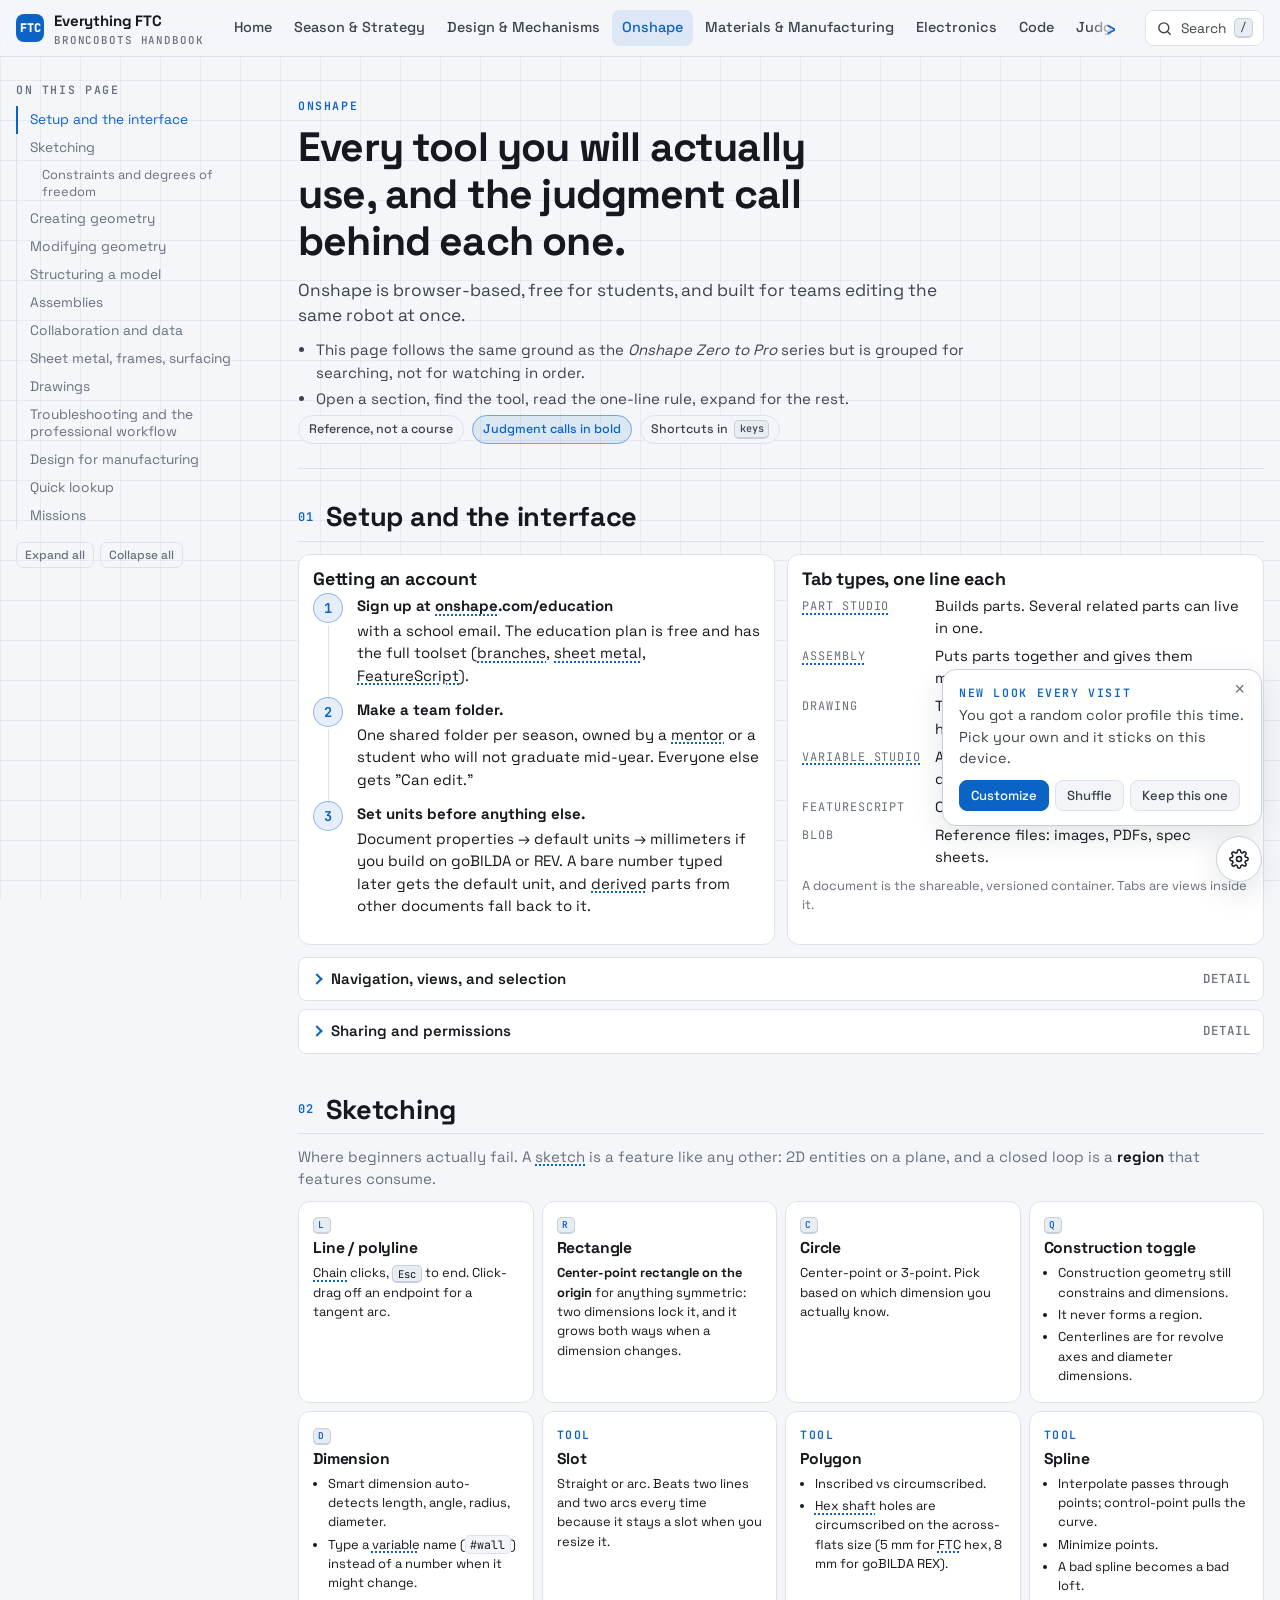
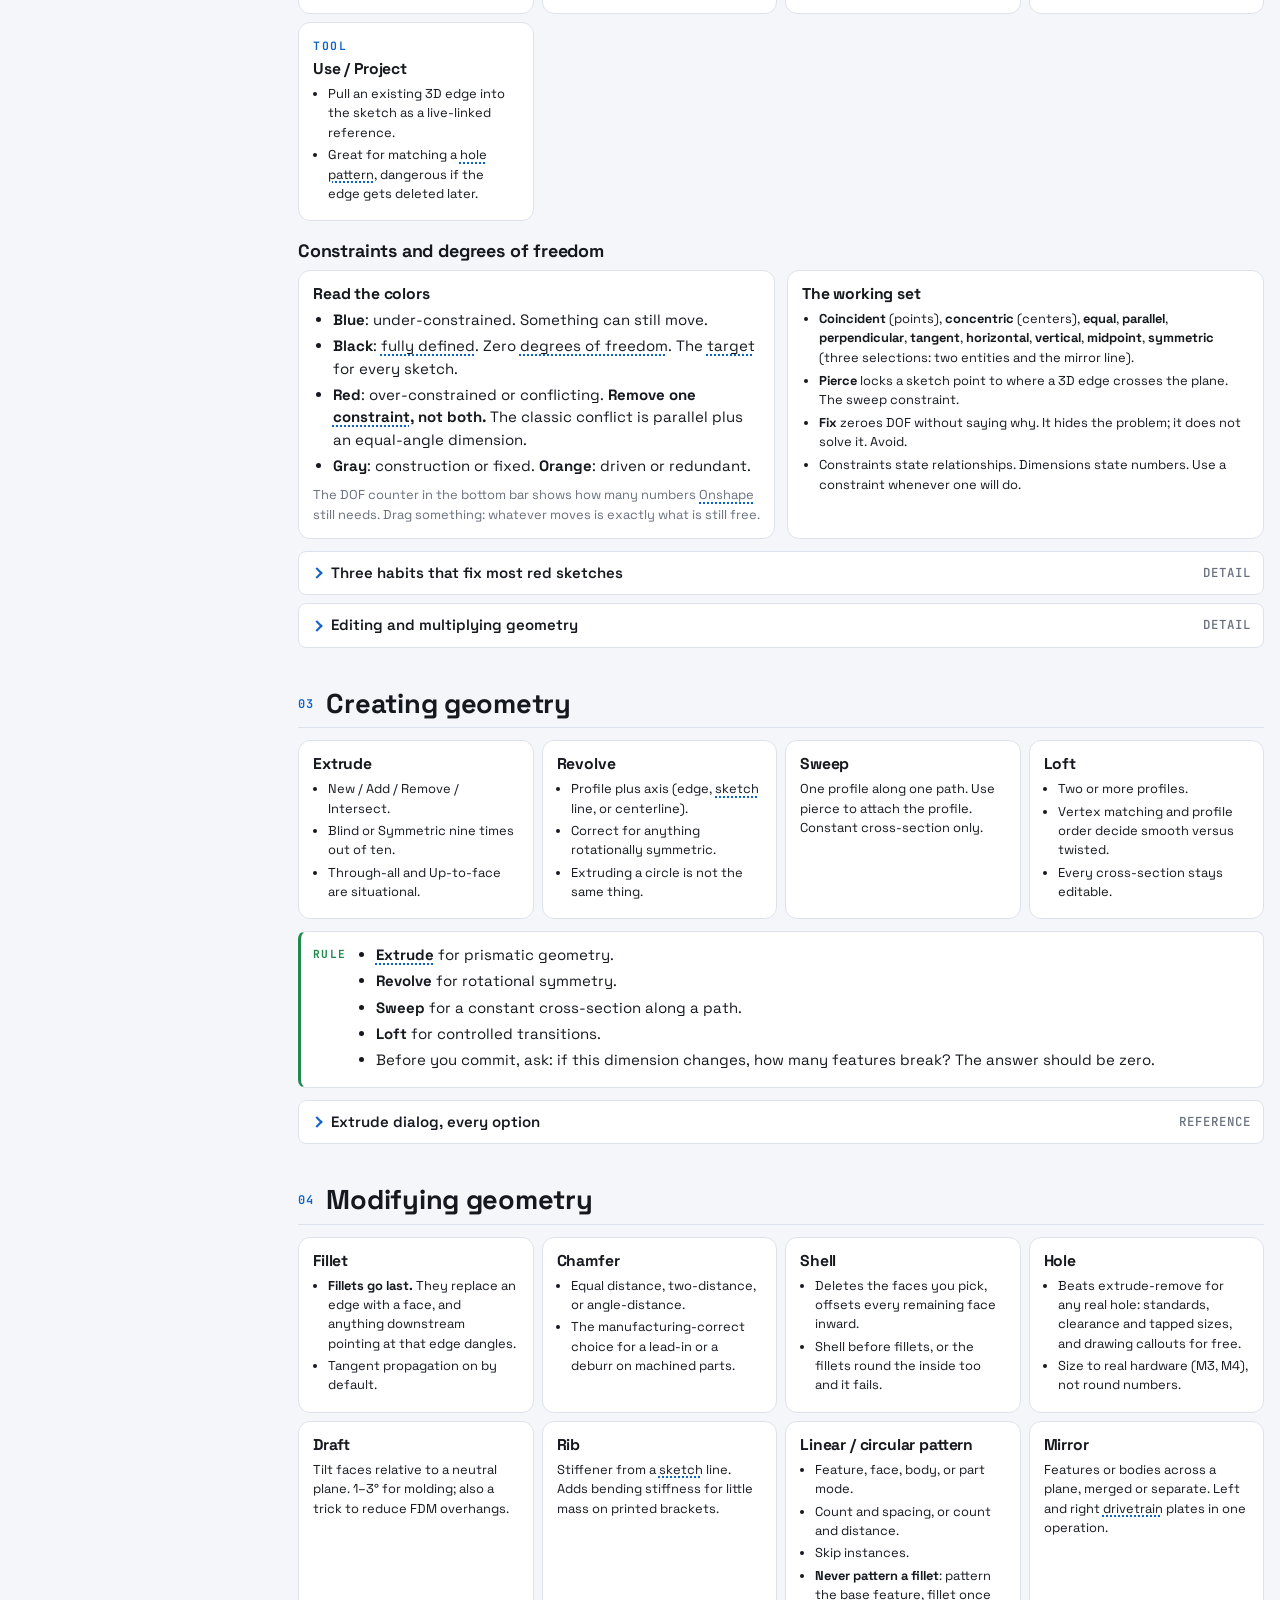
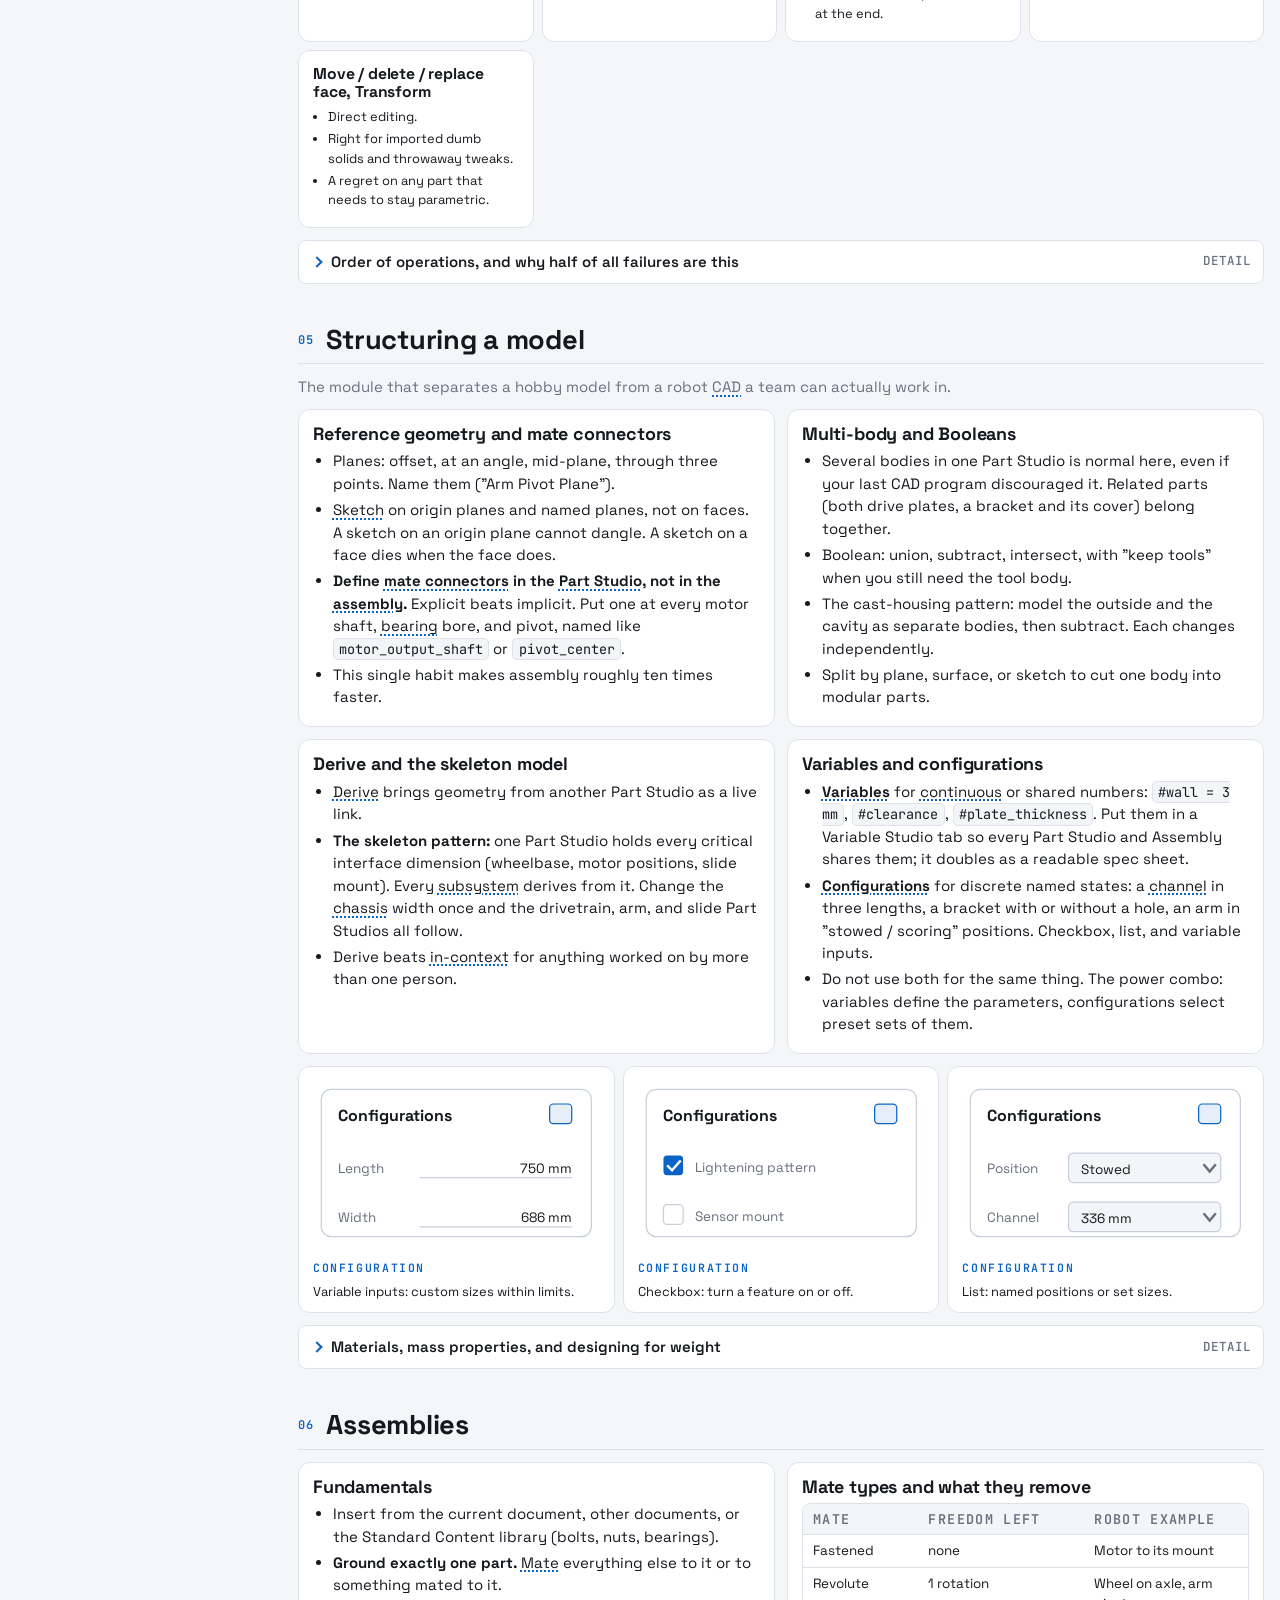
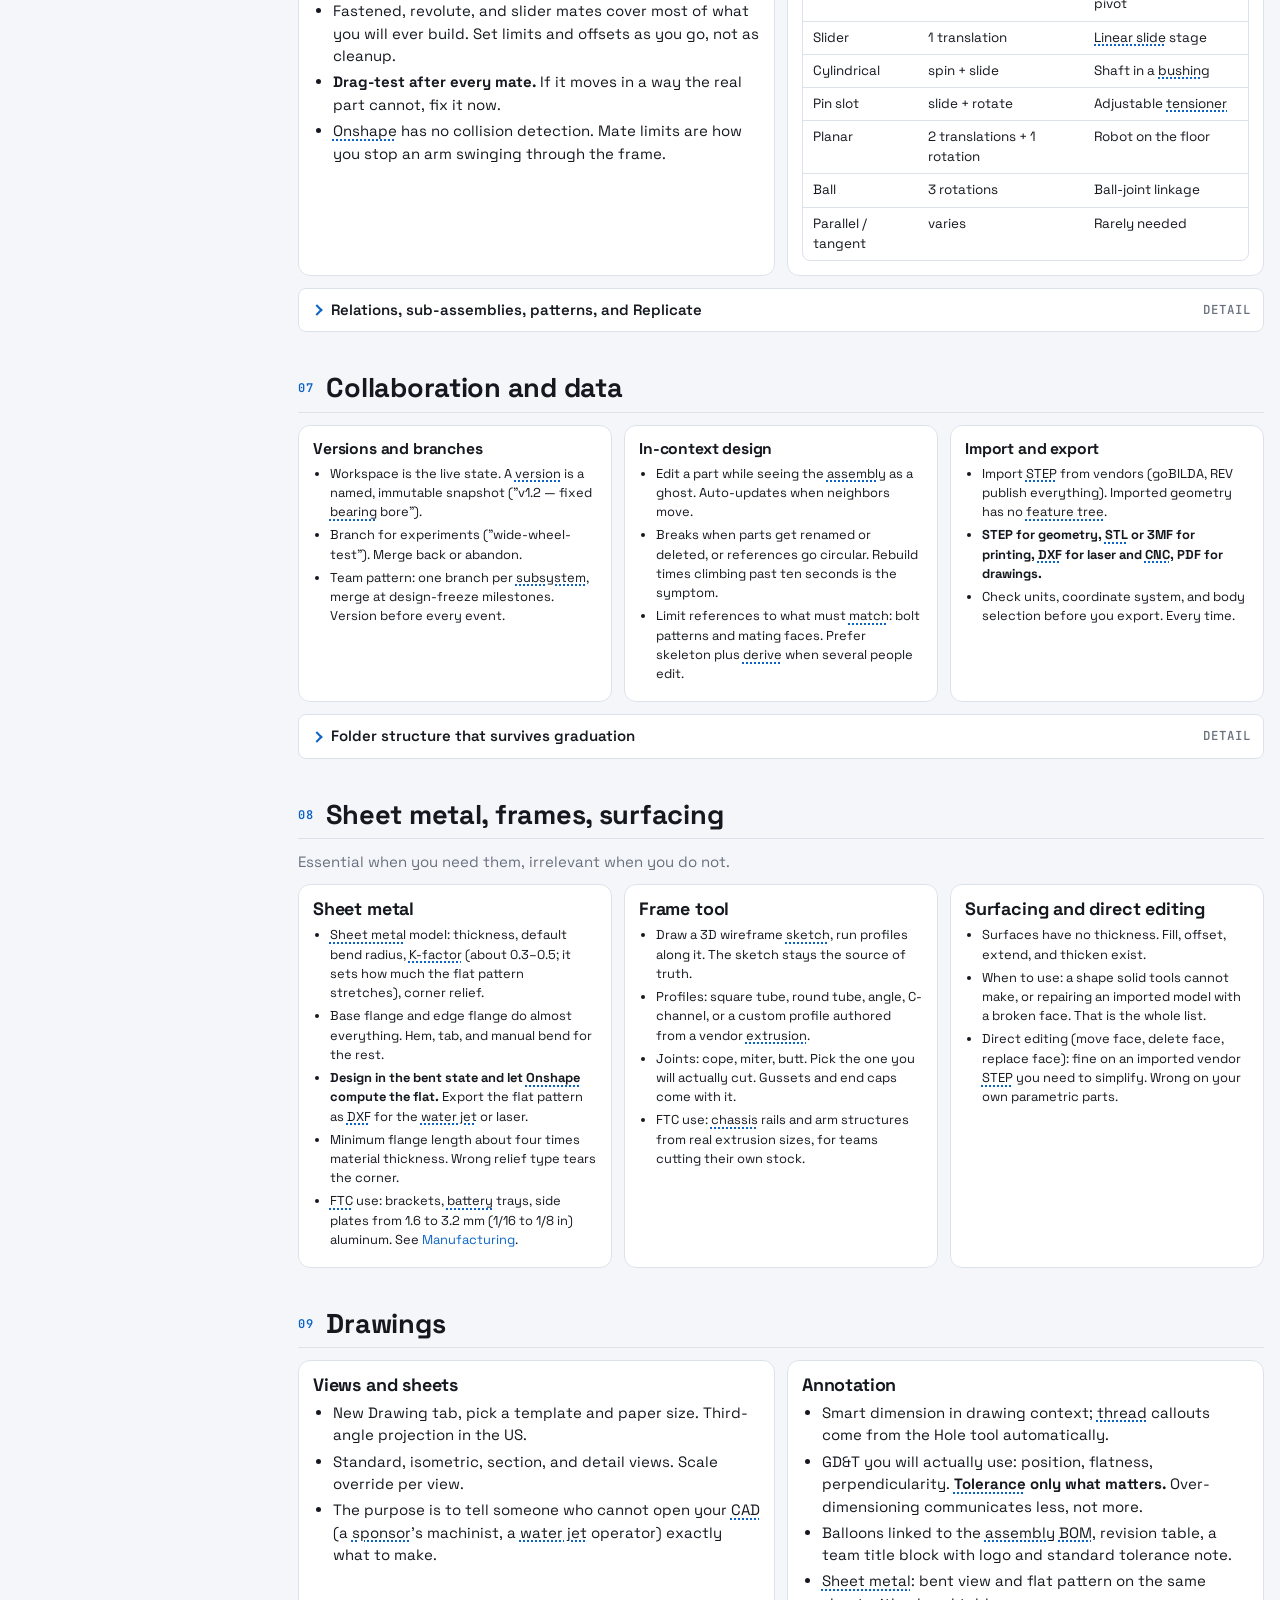
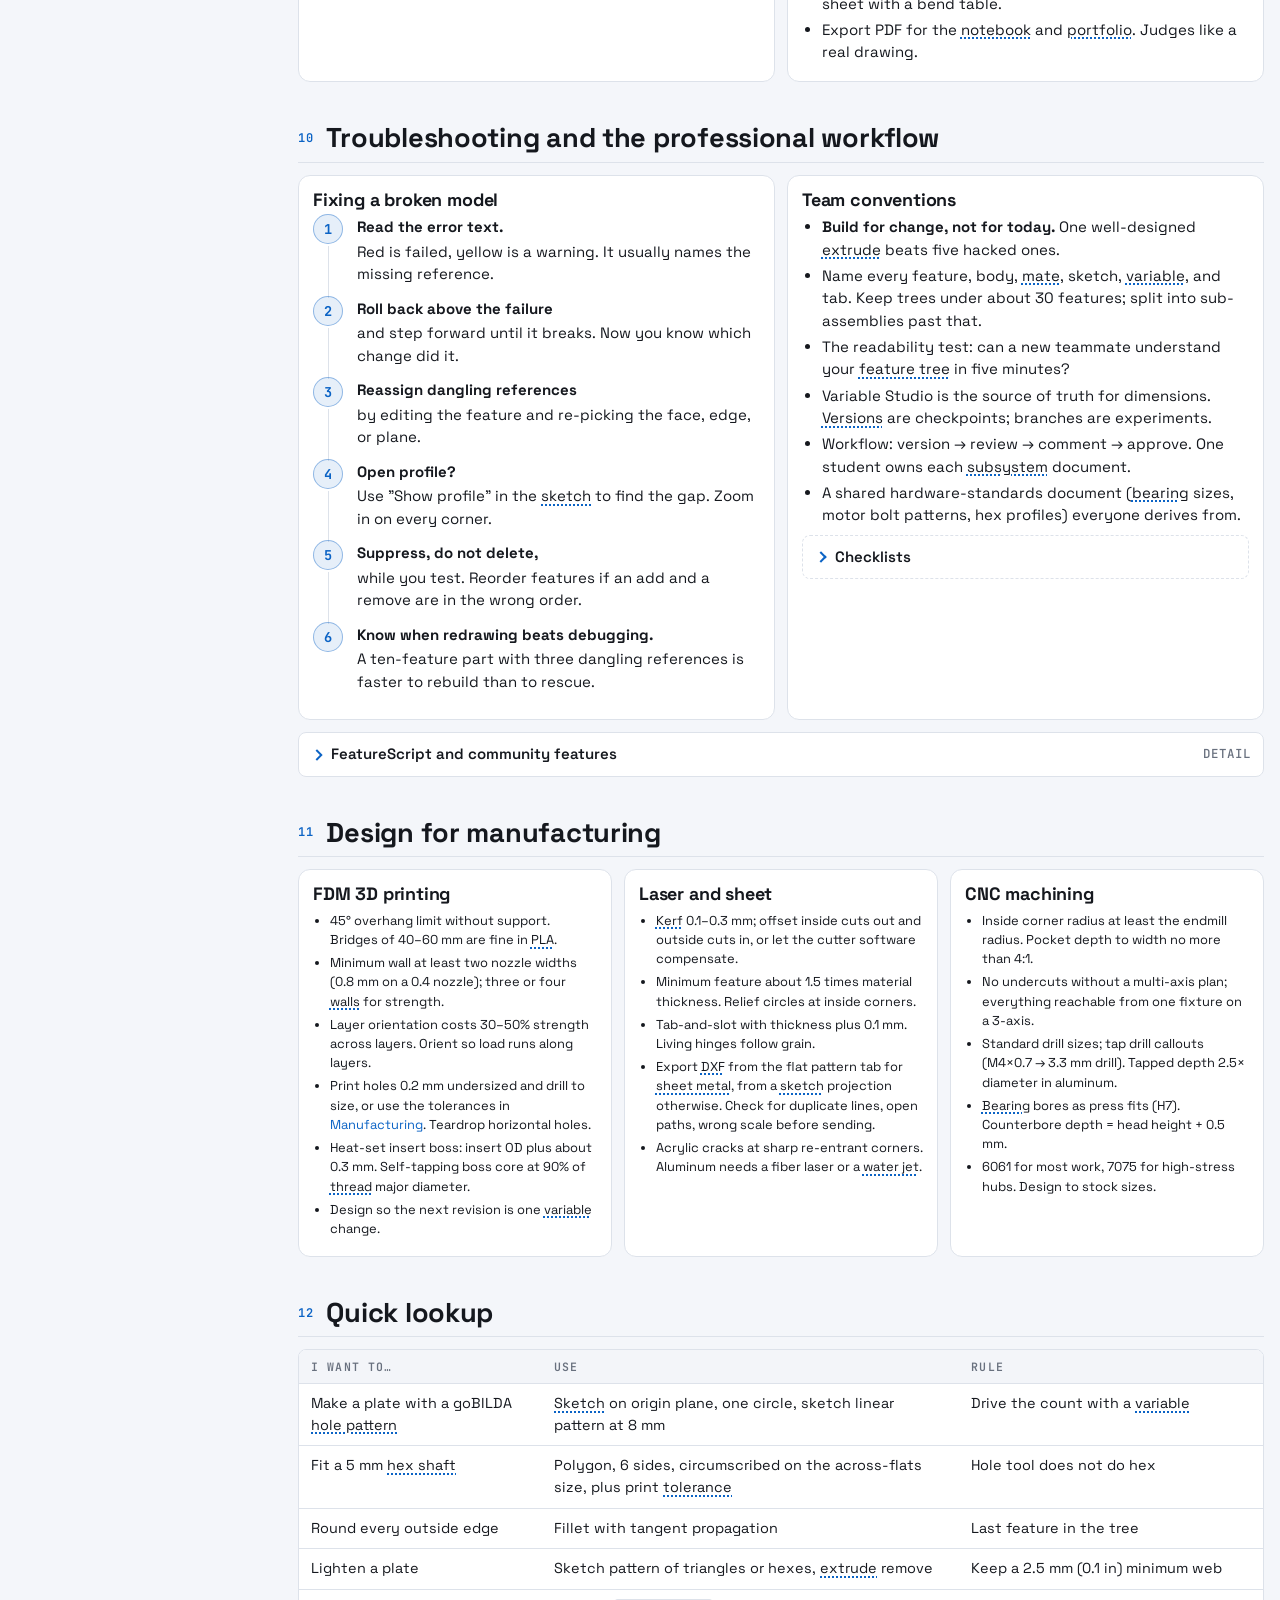
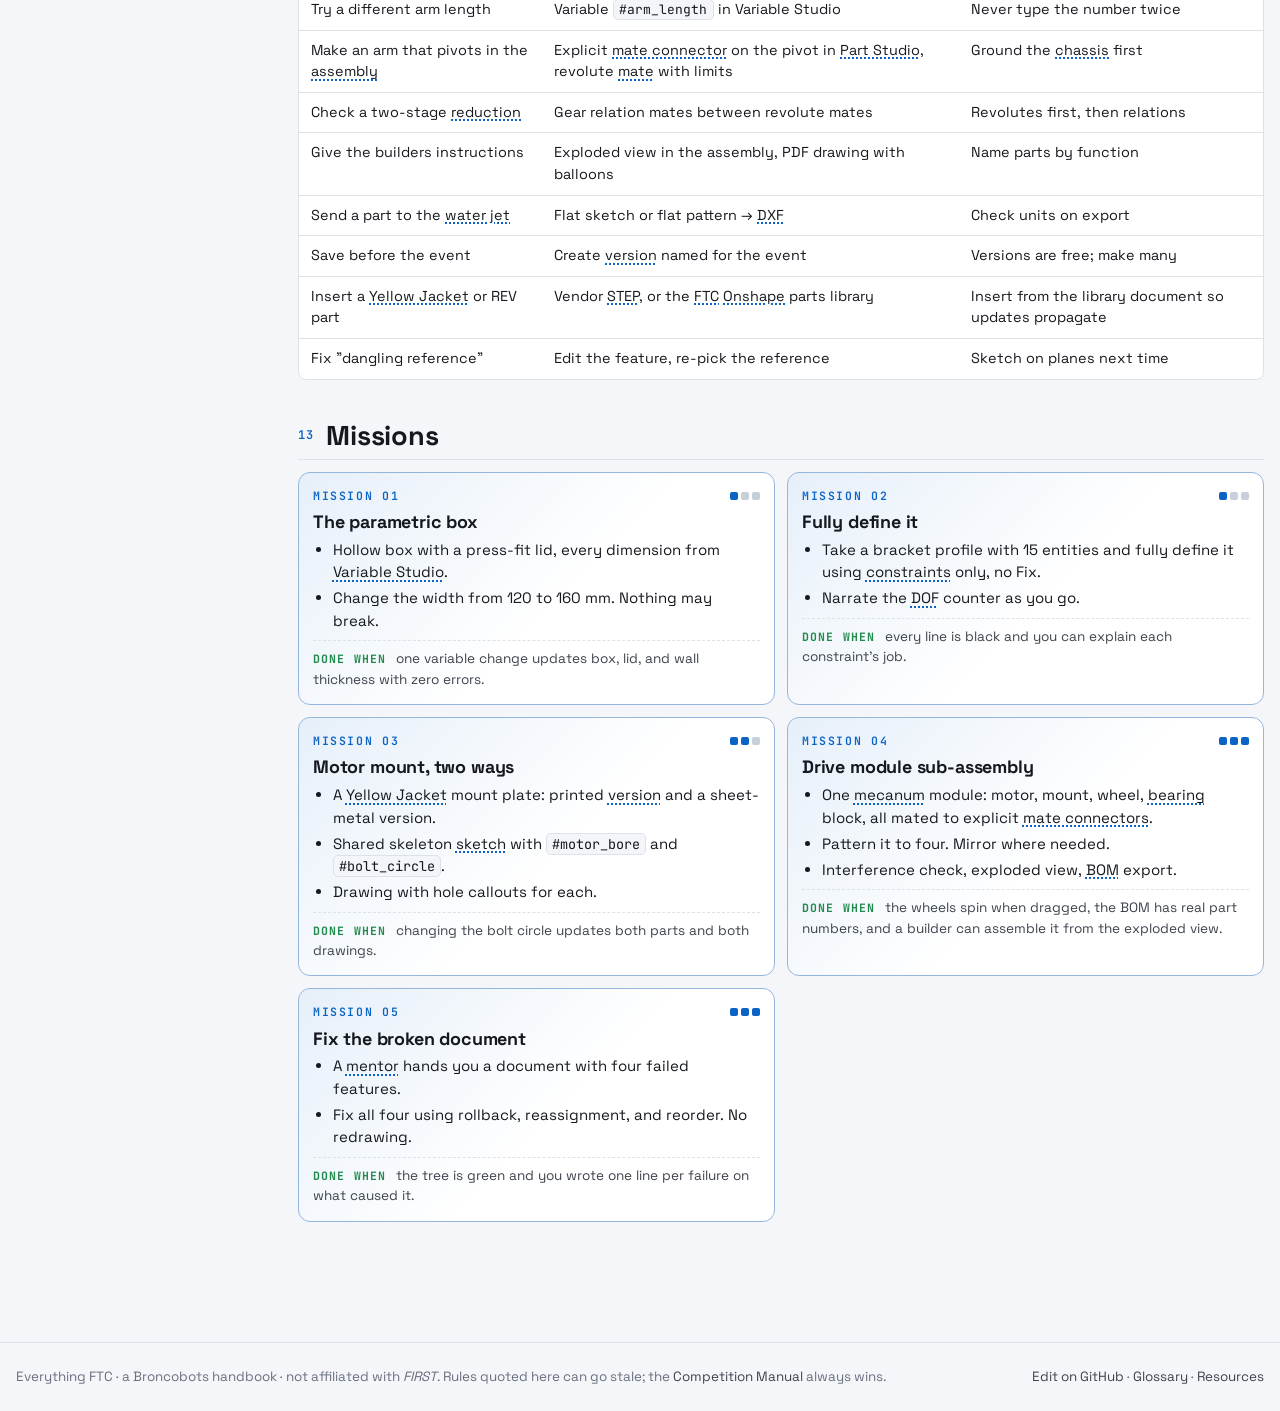
<file: onshape.html>
<!doctype html>
<html lang="en" data-theme="midnight" data-accent="rose" data-font="grotesk" data-density="comfortable" data-bg="grid">
<head>
<meta charset="utf-8">
<meta name="viewport" content="width=device-width, initial-scale=1">
<title>Onshape · Everything FTC</title>
<meta name="description" content="Onshape for FTC, organized for looking things up: sketching, creating and modifying geometry, structuring a model, assemblies, collaboration, sheet metal, drawings, FeatureScript, and design for manufacturing.">
<meta name="color-scheme" content="dark light">
<link rel="icon" href="assets/img/favicon.svg" type="image/svg+xml">
<link rel="preconnect" href="https://fonts.googleapis.com">
<link rel="preconnect" href="https://fonts.gstatic.com" crossorigin>
<link href="https://fonts.googleapis.com/css2?family=Space+Grotesk:wght@400;500;600;700&family=Inter:wght@400;500;600;700&family=JetBrains+Mono:wght@400;500;600&family=Atkinson+Hyperlegible:wght@400;700&family=Source+Serif+4:opsz,wght@8..60,400;8..60,600&display=swap" rel="stylesheet">
<link rel="stylesheet" href="assets/css/style.css">
<script>/* apply saved display settings before first paint */try{var s=JSON.parse(localStorage.getItem('ftc-handbook-settings')||'{}'),d={theme:'midnight',accent:'rose',font:'grotesk',density:'comfortable',bg:'grid'};for(var k in d){document.documentElement.setAttribute('data-'+k,s[k]||d[k]);}}catch(e){}</script>
</head>
<body>
<a class="skip" href="#main">Skip to content</a>
<header class="site-header">
  <div class="header-inner">
    <a class="brand" href="index.html"><span class="brand-mark">FTC</span><span>Everything FTC<small>Broncobots handbook</small></span></a>
    <div class="main-nav-wrap"><nav class="main-nav" id="main-nav" aria-label="Main"></nav></div>
    <div class="header-actions">
      <button class="icon-btn" type="button" data-open-search aria-label="Search"><svg viewBox="0 0 24 24" fill="none" stroke="currentColor" stroke-width="2" stroke-linecap="round"><circle cx="11" cy="11" r="7"/><path d="m20 20-3.5-3.5"/></svg><span class="txt">Search</span><kbd>/</kbd></button>
      <button class="icon-btn menu-btn" type="button" aria-expanded="false" aria-controls="main-nav" aria-label="Menu"><svg viewBox="0 0 24 24" fill="none" stroke="currentColor" stroke-width="2" stroke-linecap="round"><path d="M4 7h16M4 12h16M4 17h16"/></svg></button>
    </div>
  </div>
</header>
<div class="page">
  <aside class="sidebar" aria-label="On this page"></aside>
  <main class="content" id="main">
<div class="hero">
  <span class="eyebrow">Onshape</span>
  <h1>Every tool you will actually use, and the judgment call behind each one.</h1>
  <p class="lede">Onshape is browser-based, free for students, and built for teams editing the same robot at once.</p><ul class="lede-list"><li>This page follows the same ground as the <em>Onshape Zero to Pro</em> series but is grouped for searching, not for watching in order.</li><li>Open a section, find the tool, read the one-line rule, expand for the rest.</li></ul>
  <div class="hero-meta"><span class="chip">Reference, not a course</span><span class="chip acc">Judgment calls in bold</span><span class="chip">Shortcuts in <kbd>keys</kbd></span></div>
</div>

<section id="setup">
  <h2>Setup and the interface</h2>
  <div class="grid cols-2">
    <div class="card">
      <h3>Getting an account</h3>
      <ol class="steps">
        <li><strong>Sign up at onshape.com/education</strong> with a school email. The education plan is free and has the full toolset (branches, sheet metal, FeatureScript).</li>
        <li><strong>Make a team folder.</strong> One shared folder per season, owned by a mentor or a student who will not graduate mid-year. Everyone else gets "Can edit."</li>
        <li><strong>Set units before anything else.</strong> Document properties → default units → millimeters if you build on goBILDA or REV. A bare number typed later gets the default unit, and derived parts from other documents fall back to it.</li>
      </ol>
    </div>
    <div class="card">
      <h3>Tab types, one line each</h3>
      <dl class="kv">
        <dt>Part Studio</dt><dd>Builds parts. Several related parts can live in one.</dd>
        <dt>Assembly</dt><dd>Puts parts together and gives them motion.</dd>
        <dt>Drawing</dt><dd>Turns a model into something you can hand to a machinist.</dd>
        <dt>Variable Studio</dt><dd>A spreadsheet of named numbers that drives the whole document.</dd>
        <dt>FeatureScript</dt><dd>Code. Every built-in feature is written in it.</dd>
        <dt>BLOB</dt><dd>Reference files: images, PDFs, spec sheets.</dd>
      </dl>
      <p class="small muted">A document is the shareable, versioned container. Tabs are views inside it.</p>
    </div>
  </div>
  <details class="more">
    <summary>Navigation, views, and selection <span class="hint">detail</span></summary>
    <div class="body">
      <div class="grid cols-2 tight">
        <div><h4>Mouse</h4><ul class="small"><li>Right-drag to orbit, middle-drag to pan, scroll to zoom.</li><li>Click a view cube face to snap. Right-click a face or plane → <em>View normal to</em>, or press <kbd>N</kbd>.</li><li><kbd>Shift</kbd> + view cube arrows rotates 90° steps.</li></ul></div>
        <div><h4>Show / hide</h4><ul class="small"><li>Planes, axes, origin, mate connectors, and sketches each have their own toggle in the view menu.</li><li>Hide sketches you are done with. A busy screen makes you click the wrong edge.</li><li>Section view lets you look inside an assembly without hiding anything.</li></ul></div>
        <div><h4>Selection filters</h4><ul class="small"><li>Filter to faces, edges, vertices, or bodies when the geometry is crowded. Faster than any shortcut.</li><li>Hover to wake an entity before clicking; the highlight tells you what you are about to select.</li></ul></div>
        <div><h4>Saving</h4><ul class="small"><li>There is no Save. Every edit is stored instantly.</li><li>What you save on purpose is a <strong>Version</strong>: a named, permanent snapshot. Make one before every event and every big change.</li></ul></div>
      </div>
    </div>
  </details>
  <details class="more">
    <summary>Sharing and permissions <span class="hint">detail</span></summary>
    <div class="body">
      <ul>
        <li><strong>Can view</strong> for builders and mentors who only need to look. <strong>Can edit</strong> for designers. <strong>Full access</strong> only for the owner and one backup.</li>
        <li>Share the folder, not each document, so new documents inherit permissions.</li>
        <li>Follow a collaborator's view from the people icon to watch what they are doing live. Pin comments to geometry instead of texting screenshots.</li>
        <li>Link sharing is fine for judges and sponsors: view-only, no account needed.</li>
      </ul>
    </div>
  </details>
</section>

<section id="sketching">
  <h2>Sketching</h2>
  <p class="muted">Where beginners actually fail. A sketch is a feature like any other: 2D entities on a plane, and a closed loop is a <strong>region</strong> that features consume.</p>
  <div class="grid cols-3 tight">
    <div class="card"><span class="eyebrow"><kbd>L</kbd></span><h4>Line / polyline</h4><p class="small">Chain clicks, <kbd>Esc</kbd> to end. Click-drag off an endpoint for a tangent arc.</p></div>
    <div class="card"><span class="eyebrow"><kbd>R</kbd></span><h4>Rectangle</h4><p class="small"><strong>Center-point rectangle on the origin</strong> for anything symmetric: two dimensions lock it, and it grows both ways when a dimension changes.</p></div>
    <div class="card"><span class="eyebrow"><kbd>C</kbd></span><h4>Circle</h4><p class="small">Center-point or 3-point. Pick based on which dimension you actually know.</p></div>
    <div class="card"><span class="eyebrow"><kbd>Q</kbd></span><h4>Construction toggle</h4><ul class="small compact"><li>Construction geometry still constrains and dimensions.</li><li>It never forms a region.</li><li>Centerlines are for revolve axes and diameter dimensions.</li></ul></div>
    <div class="card"><span class="eyebrow"><kbd>D</kbd></span><h4>Dimension</h4><ul class="small compact"><li>Smart dimension auto-detects length, angle, radius, diameter.</li><li>Type a variable name (<code>#wall</code>) instead of a number when it might change.</li></ul></div>
    <div class="card"><span class="eyebrow">Tool</span><h4>Slot</h4><p class="small">Straight or arc. Beats two lines and two arcs every time because it stays a slot when you resize it.</p></div>
    <div class="card"><span class="eyebrow">Tool</span><h4>Polygon</h4><ul class="small compact"><li>Inscribed vs circumscribed.</li><li>Hex shaft holes are circumscribed on the across-flats size (5 mm for FTC hex, 8 mm for goBILDA REX).</li></ul></div>
    <div class="card"><span class="eyebrow">Tool</span><h4>Spline</h4><ul class="small compact"><li>Interpolate passes through points; control-point pulls the curve.</li><li>Minimize points.</li><li>A bad spline becomes a bad loft.</li></ul></div>
    <div class="card"><span class="eyebrow">Tool</span><h4>Use / Project</h4><ul class="small compact"><li>Pull an existing 3D edge into the sketch as a live-linked reference.</li><li>Great for matching a hole pattern, dangerous if the edge gets deleted later.</li></ul></div>
  </div>
  <h3>Constraints and degrees of freedom</h3>
  <div class="grid cols-2">
    <div class="card">
      <h4>Read the colors</h4>
      <ul>
        <li><strong>Blue</strong>: under-constrained. Something can still move.</li>
        <li><strong>Black</strong>: fully defined. Zero degrees of freedom. The target for every sketch.</li>
        <li><strong>Red</strong>: over-constrained or conflicting. <strong>Remove one constraint, not both.</strong> The classic conflict is parallel plus an equal-angle dimension.</li>
        <li><strong>Gray</strong>: construction or fixed. <strong>Orange</strong>: driven or redundant.</li>
      </ul>
      <p class="small muted">The DOF counter in the bottom bar shows how many numbers Onshape still needs. Drag something: whatever moves is exactly what is still free.</p>
    </div>
    <div class="card">
      <h4>The working set</h4>
      <ul class="small">
        <li><strong>Coincident</strong> (points), <strong>concentric</strong> (centers), <strong>equal</strong>, <strong>parallel</strong>, <strong>perpendicular</strong>, <strong>tangent</strong>, <strong>horizontal</strong>, <strong>vertical</strong>, <strong>midpoint</strong>, <strong>symmetric</strong> (three selections: two entities and the mirror line).</li>
        <li><strong>Pierce</strong> locks a sketch point to where a 3D edge crosses the plane. The sweep constraint.</li>
        <li><strong>Fix</strong> zeroes DOF without saying why. It hides the problem; it does not solve it. Avoid.</li>
        <li>Constraints state relationships. Dimensions state numbers. Use a constraint whenever one will do.</li>
      </ul>
    </div>
  </div>
  <details class="more">
    <summary>Three habits that fix most red sketches <span class="hint">detail</span></summary>
    <div class="body">
      <ol class="steps">
        <li><strong>Anchor first.</strong> Constrain one point to the origin before anything else. The origin is the one thing that cannot move.</li>
        <li><strong>One constraint at a time, watching the counter.</strong> If it jumps the wrong way, undo.</li>
        <li><strong>Hold <kbd>Shift</kbd> while drawing</strong> to suppress inferred constraints when Onshape keeps snapping to things you do not want. Inferred constraints are real and count against your DOF; they are the source of most red sketches.</li>
      </ol>
      <ul class="small compact"><li>The constraint manager lists every constraint as a row.</li><li>Select a row and the geometry highlights.</li><li>Delete from there instead of hunting glyphs.</li></ul>
    </div>
  </details>
  <details class="more">
    <summary>Editing and multiplying geometry <span class="hint">detail</span></summary>
    <div class="body">
      <div class="grid cols-2 tight">
        <div><h4>Trim, extend, split</h4><ul class="small compact"><li>Trim is the most-used sketch tool after line.</li><li>Trim early to keep sketches clean.</li><li>Existing constraints on trimmed segments can vanish; recheck the counter.</li></ul></div>
        <div><h4>Offset</h4><ul class="small compact"><li>Chain an outline and offset it for wall thickness in the sketch when the wall is part of the profile's identity (a slot end, a laser relief).</li><li>Shell later when it is a finishing operation.</li></ul></div>
        <div><h4>Mirror and sketch patterns</h4><ul class="small compact"><li>Mirror across a construction line creates symmetric constraints.</li><li>Linear and circular sketch patterns take a count you can drive with a variable.</li><li>Pattern the sketch for holes and cuts (fast rebuild).</li><li>Pattern the feature for complex shapes.</li></ul></div>
        <div><h4>Images</h4><ul class="small compact"><li>Insert a photo onto a plane, scale it to one known dimension, sketch over it.</li><li>Traced splines are never truly parametric; snap to round numbers where you can.</li></ul></div>
      </div>
      <ul class="small compact"><li><strong>One sketch, one purpose.</strong> A 5-entity sketch beats a 30-entity sketch.</li><li>A master sketch that holds the critical dimensions, with everything else referencing it, is the professional pattern.</li></ul>
    </div>
  </details>
</section>

<section id="creating">
  <h2>Creating geometry</h2>
  <div class="grid cols-4 tight">
    <div class="card"><h4>Extrude</h4><ul class="small compact"><li>New / Add / Remove / Intersect.</li><li>Blind or Symmetric nine times out of ten.</li><li>Through-all and Up-to-face are situational.</li></ul></div>
    <div class="card"><h4>Revolve</h4><ul class="small compact"><li>Profile plus axis (edge, sketch line, or centerline).</li><li>Correct for anything rotationally symmetric.</li><li>Extruding a circle is not the same thing.</li></ul></div>
    <div class="card"><h4>Sweep</h4><p class="small">One profile along one path. Use pierce to attach the profile. Constant cross-section only.</p></div>
    <div class="card"><h4>Loft</h4><ul class="small compact"><li>Two or more profiles.</li><li>Vertex matching and profile order decide smooth versus twisted.</li><li>Every cross-section stays editable.</li></ul></div>
  </div>
  <div class="callout tip"><span class="ico">Rule</span><div><ul><li><strong>Extrude</strong> for prismatic geometry.</li><li><strong>Revolve</strong> for rotational symmetry.</li><li><strong>Sweep</strong> for a constant cross-section along a path.</li><li><strong>Loft</strong> for controlled transitions.</li><li>Before you commit, ask: if this dimension changes, how many features break? The answer should be zero.</li></ul></div></div>
  <details class="more">
    <summary>Extrude dialog, every option <span class="hint">reference</span></summary>
    <div class="body">
      <div class="tbl dense"><table>
        <thead><tr><th>Option</th><th>What it does</th><th>FTC use</th></tr></thead>
        <tbody>
          <tr><td>New</td><td>Makes a separate body instead of merging</td><td>Lid and box from one sketch; multi-body modeling</td></tr>
          <tr><td>Add / Remove / Intersect</td><td>Boolean with existing bodies; merge scope picks which</td><td>Almost everything</td></tr>
          <tr><td>Blind</td><td>This far and stop</td><td>Plate thickness</td></tr>
          <tr><td>Symmetric</td><td>Half each way from the sketch plane</td><td>Anything centered on a plane (most brackets)</td></tr>
          <tr><td>Through all</td><td>Cut through every body in the direction</td><td>Bolt holes through a channel</td></tr>
          <tr><td>Up to face / part / vertex</td><td>Stop at a reference</td><td>Standoffs that must touch a plate that may move</td></tr>
          <tr><td>Second end condition</td><td>Different depth in each direction</td><td>Asymmetric bosses</td></tr>
          <tr><td>Draft</td><td>Taper the walls by an angle</td><td>Molded look; FDM overhang reduction</td></tr>
          <tr><td>Thin extrude</td><td>Give an open sketch a wall thickness</td><td>Quick sheet guards from a single line</td></tr>
          <tr><td>Surface</td><td>Make a zero-thickness surface</td><td>Rare; see surfacing</td></tr>
        </tbody>
      </table></div>
    </div>
  </details>
</section>

<section id="modifying">
  <h2>Modifying geometry</h2>
  <div class="grid cols-3 tight">
    <div class="card"><h4>Fillet</h4><ul class="small compact"><li><strong>Fillets go last.</strong> They replace an edge with a face, and anything downstream pointing at that edge dangles.</li><li>Tangent propagation on by default.</li></ul></div>
    <div class="card"><h4>Chamfer</h4><ul class="small compact"><li>Equal distance, two-distance, or angle-distance.</li><li>The manufacturing-correct choice for a lead-in or a deburr on machined parts.</li></ul></div>
    <div class="card"><h4>Shell</h4><ul class="small compact"><li>Deletes the faces you pick, offsets every remaining face inward.</li><li>Shell before fillets, or the fillets round the inside too and it fails.</li></ul></div>
    <div class="card"><h4>Hole</h4><ul class="small compact"><li>Beats extrude-remove for any real hole: standards, clearance and tapped sizes, and drawing callouts for free.</li><li>Size to real hardware (M3, M4), not round numbers.</li></ul></div>
    <div class="card"><h4>Draft</h4><p class="small">Tilt faces relative to a neutral plane. 1–3° for molding; also a trick to reduce FDM overhangs.</p></div>
    <div class="card"><h4>Rib</h4><p class="small">Stiffener from a sketch line. Adds bending stiffness for little mass on printed brackets.</p></div>
    <div class="card"><h4>Linear / circular pattern</h4><ul class="small compact"><li>Feature, face, body, or part mode.</li><li>Count and spacing, or count and distance.</li><li>Skip instances.</li><li><strong>Never pattern a fillet</strong>: pattern the base feature, fillet once at the end.</li></ul></div>
    <div class="card"><h4>Mirror</h4><p class="small">Features or bodies across a plane, merged or separate. Left and right drivetrain plates in one operation.</p></div>
    <div class="card"><h4>Move / delete / replace face, Transform</h4><ul class="small compact"><li>Direct editing.</li><li>Right for imported dumb solids and throwaway tweaks.</li><li>A regret on any part that needs to stay parametric.</li></ul></div>
  </div>
  <details class="more">
    <summary>Order of operations, and why half of all failures are this <span class="hint">detail</span></summary>
    <div class="body">
      <ul>
        <li>The feature tree is a recipe. Onshape re-runs it top to bottom every time anything changes.</li>
        <li>Shell needs the faces that exist <em>at that point in the tree</em>. Fillet after shell, not before.</li>
        <li>Holes and patterns before fillets. Fillets last, chamfers with them.</li>
        <li>Drag the rollback bar above a failed feature to see the model as it was, then step forward. It is the best debugging tool in the program.</li>
        <li>Suppress a feature to test whether it is the culprit before you delete it.</li>
        <li>Rename every feature as you make it. "Extrude 14" tells nobody anything in March.</li>
      </ul>
    </div>
  </details>
</section>

<section id="structuring">
  <h2>Structuring a model</h2>
  <p class="muted">The module that separates a hobby model from a robot CAD a team can actually work in.</p>
  <div class="grid cols-2">
    <div class="card">
      <h3>Reference geometry and mate connectors</h3>
      <ul>
        <li>Planes: offset, at an angle, mid-plane, through three points. Name them ("Arm Pivot Plane").</li>
        <li>Sketch on origin planes and named planes, not on faces. A sketch on an origin plane cannot dangle. A sketch on a face dies when the face does.</li>
        <li><strong>Define mate connectors in the Part Studio, not in the assembly.</strong> Explicit beats implicit. Put one at every motor shaft, bearing bore, and pivot, named like <code>motor_output_shaft</code> or <code>pivot_center</code>.</li>
        <li>This single habit makes assembly roughly ten times faster.</li>
      </ul>
    </div>
    <div class="card">
      <h3>Multi-body and Booleans</h3>
      <ul>
        <li>Several bodies in one Part Studio is normal here, even if your last CAD program discouraged it. Related parts (both drive plates, a bracket and its cover) belong together.</li>
        <li>Boolean: union, subtract, intersect, with "keep tools" when you still need the tool body.</li>
        <li>The cast-housing pattern: model the outside and the cavity as separate bodies, then subtract. Each changes independently.</li>
        <li>Split by plane, surface, or sketch to cut one body into modular parts.</li>
      </ul>
    </div>
    <div class="card">
      <h3>Derive and the skeleton model</h3>
      <ul>
        <li>Derive brings geometry from another Part Studio as a live link.</li>
        <li><strong>The skeleton pattern:</strong> one Part Studio holds every critical interface dimension (wheelbase, motor positions, slide mount). Every subsystem derives from it. Change the chassis width once and the drivetrain, arm, and slide Part Studios all follow.</li>
        <li>Derive beats in-context for anything worked on by more than one person.</li>
      </ul>
    </div>
    <div class="card">
      <h3>Variables and configurations</h3>
      <ul>
        <li><strong>Variables</strong> for continuous or shared numbers: <code>#wall = 3 mm</code>, <code>#clearance</code>, <code>#plate_thickness</code>. Put them in a Variable Studio tab so every Part Studio and Assembly shares them; it doubles as a readable spec sheet.</li>
        <li><strong>Configurations</strong> for discrete named states: a channel in three lengths, a bracket with or without a hole, an arm in "stowed / scoring" positions. Checkbox, list, and variable inputs.</li>
        <li>Do not use both for the same thing. The power combo: variables define the parameters, configurations select preset sets of them.</li>
      </ul>
    </div>
  </div>
  <div class="grid cols-3 tight">
    <div class="card pad-0"><div class="graphic" data-graphic="config-variable" style="padding:10px 10px 0"></div><div style="padding:10px 14px"><span class="eyebrow">Configuration</span><p class="small">Variable inputs: custom sizes within limits.</p></div></div>
    <div class="card pad-0"><div class="graphic" data-graphic="config-checkbox" style="padding:10px 10px 0"></div><div style="padding:10px 14px"><span class="eyebrow">Configuration</span><p class="small">Checkbox: turn a feature on or off.</p></div></div>
    <div class="card pad-0"><div class="graphic" data-graphic="config-list" style="padding:10px 10px 0"></div><div style="padding:10px 14px"><span class="eyebrow">Configuration</span><p class="small">List: named positions or set sizes.</p></div></div>
  </div>
  <details class="more">
    <summary>Materials, mass properties, and designing for weight <span class="hint">detail</span></summary>
    <div class="body">
      <ul>
        <li>Material is physical, appearance is visual, and they are independent. Assign a material to every part or the mass and the BOM lie to you.</li>
        <li>Mass properties gives mass, volume, center of mass, and inertia. Export the BOM to a spreadsheet and sum by subsystem to find where the weight is.</li>
        <li>Structural intuition: triangles do not deform under load, rectangles do. Doubling wall thickness gives about four times the bending stiffness at twice the mass. Material off the load path is dead weight.</li>
        <li>Track center of mass as the robot grows. A high, off-center CG is why robots tip when they strafe.</li>
      </ul>
    </div>
  </details>
</section>

<section id="assemblies">
  <h2>Assemblies</h2>
  <div class="grid cols-2">
    <div class="card">
      <h3>Fundamentals</h3>
      <ul>
        <li>Insert from the current document, other documents, or the Standard Content library (bolts, nuts, bearings).</li>
        <li><strong>Ground exactly one part.</strong> Mate everything else to it or to something mated to it.</li>
        <li>Fastened, revolute, and slider mates cover most of what you will ever build. Set limits and offsets as you go, not as cleanup.</li>
        <li><strong>Drag-test after every mate.</strong> If it moves in a way the real part cannot, fix it now.</li>
        <li>Onshape has no collision detection. Mate limits are how you stop an arm swinging through the frame.</li>
      </ul>
    </div>
    <div class="card">
      <h3>Mate types and what they remove</h3>
      <div class="tbl dense"><table>
        <thead><tr><th>Mate</th><th>Freedom left</th><th>Robot example</th></tr></thead>
        <tbody>
          <tr><td>Fastened</td><td>none</td><td>Motor to its mount</td></tr>
          <tr><td>Revolute</td><td>1 rotation</td><td>Wheel on axle, arm pivot</td></tr>
          <tr><td>Slider</td><td>1 translation</td><td>Linear slide stage</td></tr>
          <tr><td>Cylindrical</td><td>spin + slide</td><td>Shaft in a bushing</td></tr>
          <tr><td>Pin slot</td><td>slide + rotate</td><td>Adjustable tensioner</td></tr>
          <tr><td>Planar</td><td>2 translations + 1 rotation</td><td>Robot on the floor</td></tr>
          <tr><td>Ball</td><td>3 rotations</td><td>Ball-joint linkage</td></tr>
          <tr><td>Parallel / tangent</td><td>varies</td><td>Rarely needed</td></tr>
        </tbody>
      </table></div>
    </div>
  </div>
  <details class="more">
    <summary>Relations, sub-assemblies, patterns, and Replicate <span class="hint">detail</span></summary>
    <div class="body">
      <div class="grid cols-2 tight">
        <div><h4>Relation mates</h4><ul class="small compact"><li>Gear (ratio), rack and pinion, screw (pitch), linear.</li><li>Simulate a two-stage reduction or a slide's string ratio before anything gets machined.</li><li>They need existing revolute or slider mates first.</li></ul></div>
        <div><h4>Sub-assemblies</h4><ul class="small compact"><li>One per subsystem (drive module, intake, lift).</li><li><strong>Rigid vs flexible</strong> decides whether the mechanism still moves after you nest it.</li><li>Edit in context from the top level.</li></ul></div>
        <div><h4>Assembly patterns</h4><p class="small">Linear, circular, or by mate connector. Four wheel modules from one. Mirror for left and right.</p></div>
        <div><h4>Replicate</h4><p class="small">Places a fastener at every matching hole in one click. This is the tool that makes screws worth modeling.</p></div>
      </div>
      <h4>Good practice</h4>
      <ul class="small">
        <li>Mate to explicit mate connectors, never to implicit face references. Faces get rebuilt; named connectors survive.</li>
        <li>Name instances by function ("left_front_module"), group them in folders.</li>
        <li>Interference detection and named positions (stowed, scoring, climbing) before you call a design done.</li>
        <li>Exploded views for the builders. Every tightly packed mechanism gets one.</li>
        <li>Suppress heavy sub-assemblies while working on something else; big assemblies get slow.</li>
      </ul>
    </div>
  </details>
</section>

<section id="collaboration">
  <h2>Collaboration and data</h2>
  <div class="grid cols-3">
    <div class="card">
      <h4>Versions and branches</h4>
      <ul class="small">
        <li>Workspace is the live state. A version is a named, immutable snapshot ("v1.2 — fixed bearing bore").</li>
        <li>Branch for experiments ("wide-wheel-test"). Merge back or abandon.</li>
        <li>Team pattern: one branch per subsystem, merge at design-freeze milestones. Version before every event.</li>
      </ul>
    </div>
    <div class="card">
      <h4>In-context design</h4>
      <ul class="small">
        <li>Edit a part while seeing the assembly as a ghost. Auto-updates when neighbors move.</li>
        <li>Breaks when parts get renamed or deleted, or references go circular. Rebuild times climbing past ten seconds is the symptom.</li>
        <li>Limit references to what must match: bolt patterns and mating faces. Prefer skeleton plus derive when several people edit.</li>
      </ul>
    </div>
    <div class="card">
      <h4>Import and export</h4>
      <ul class="small">
        <li>Import STEP from vendors (goBILDA, REV publish everything). Imported geometry has no feature tree.</li>
        <li><strong>STEP for geometry, STL or 3MF for printing, DXF for laser and CNC, PDF for drawings.</strong></li>
        <li>Check units, coordinate system, and body selection before you export. Every time.</li>
      </ul>
    </div>
  </div>
  <details class="more">
    <summary>Folder structure that survives graduation <span class="hint">detail</span></summary>
    <div class="body">
      <ul>
        <li><code>Team / 2026-27 BIOBUZZ / Robot</code> for the competition robot, with one document per subsystem or one document with sub-assemblies (pick one convention and stick to it).</li>
        <li><code>Team / Library</code> for reusable parts: motor mounts, bearing blocks, the hardware-standards document everyone derives from.</li>
        <li><code>Team / Archive</code> for old seasons: version it, move it, keep the workspace clean.</li>
        <li>Owner is a mentor or a long-tenured student. Transfer ownership before seniors leave.</li>
      </ul>
    </div>
  </details>
</section>

<section id="specialized">
  <h2>Sheet metal, frames, surfacing</h2>
  <p class="muted">Essential when you need them, irrelevant when you do not.</p>
  <div class="grid cols-3">
    <div class="card">
      <h3>Sheet metal</h3>
      <ul class="small">
        <li>Sheet metal model: thickness, default bend radius, K-factor (about 0.3–0.5; it sets how much the flat pattern stretches), corner relief.</li>
        <li>Base flange and edge flange do almost everything. Hem, tab, and manual bend for the rest.</li>
        <li><strong>Design in the bent state and let Onshape compute the flat.</strong> Export the flat pattern as DXF for the water jet or laser.</li>
        <li>Minimum flange length about four times material thickness. Wrong relief type tears the corner.</li>
        <li>FTC use: brackets, battery trays, side plates from 1.6 to 3.2 mm (1/16 to 1/8 in) aluminum. See <a href="manufacturing.html#sheet">Manufacturing</a>.</li>
      </ul>
    </div>
    <div class="card">
      <h3>Frame tool</h3>
      <ul class="small">
        <li>Draw a 3D wireframe sketch, run profiles along it. The sketch stays the source of truth.</li>
        <li>Profiles: square tube, round tube, angle, C-channel, or a custom profile authored from a vendor extrusion.</li>
        <li>Joints: cope, miter, butt. Pick the one you will actually cut. Gussets and end caps come with it.</li>
        <li>FTC use: chassis rails and arm structures from real extrusion sizes, for teams cutting their own stock.</li>
      </ul>
    </div>
    <div class="card">
      <h3>Surfacing and direct editing</h3>
      <ul class="small">
        <li>Surfaces have no thickness. Fill, offset, extend, and thicken exist.</li>
        <li>When to use: a shape solid tools cannot make, or repairing an imported model with a broken face. That is the whole list.</li>
        <li>Direct editing (move face, delete face, replace face): fine on an imported vendor STEP you need to simplify. Wrong on your own parametric parts.</li>
      </ul>
    </div>
  </div>
</section>

<section id="drawings">
  <h2>Drawings</h2>
  <div class="grid cols-2">
    <div class="card">
      <h3>Views and sheets</h3>
      <ul>
        <li>New Drawing tab, pick a template and paper size. Third-angle projection in the US.</li>
        <li>Standard, isometric, section, and detail views. Scale override per view.</li>
        <li>The purpose is to tell someone who cannot open your CAD (a sponsor's machinist, a water jet operator) exactly what to make.</li>
      </ul>
    </div>
    <div class="card">
      <h3>Annotation</h3>
      <ul>
        <li>Smart dimension in drawing context; thread callouts come from the Hole tool automatically.</li>
        <li>GD&amp;T you will actually use: position, flatness, perpendicularity. <strong>Tolerance only what matters.</strong> Over-dimensioning communicates less, not more.</li>
        <li>Balloons linked to the assembly BOM, revision table, a team title block with logo and standard tolerance note.</li>
        <li>Sheet metal: bent view and flat pattern on the same sheet with a bend table.</li>
        <li>Export PDF for the notebook and portfolio. Judges like a real drawing.</li>
      </ul>
    </div>
  </div>
</section>

<section id="pro">
  <h2>Troubleshooting and the professional workflow</h2>
  <div class="grid cols-2">
    <div class="card">
      <h3>Fixing a broken model</h3>
      <ol class="steps">
        <li><strong>Read the error text.</strong> Red is failed, yellow is a warning. It usually names the missing reference.</li>
        <li><strong>Roll back above the failure</strong> and step forward until it breaks. Now you know which change did it.</li>
        <li><strong>Reassign dangling references</strong> by editing the feature and re-picking the face, edge, or plane.</li>
        <li><strong>Open profile?</strong> Use "Show profile" in the sketch to find the gap. Zoom in on every corner.</li>
        <li><strong>Suppress, do not delete,</strong> while you test. Reorder features if an add and a remove are in the wrong order.</li>
        <li><strong>Know when redrawing beats debugging.</strong> A ten-feature part with three dangling references is faster to rebuild than to rescue.</li>
      </ol>
    </div>
    <div class="card">
      <h3>Team conventions</h3>
      <ul>
        <li><strong>Build for change, not for today.</strong> One well-designed extrude beats five hacked ones.</li>
        <li>Name every feature, body, mate, sketch, variable, and tab. Keep trees under about 30 features; split into sub-assemblies past that.</li>
        <li>The readability test: can a new teammate understand your feature tree in five minutes?</li>
        <li>Variable Studio is the source of truth for dimensions. Versions are checkpoints; branches are experiments.</li>
        <li>Workflow: version → review → comment → approve. One student owns each subsystem document.</li>
        <li>A shared hardware-standards document (bearing sizes, motor bolt patterns, hex profiles) everyone derives from.</li>
      </ul>
      <details class="more quiet"><summary>Checklists</summary><div class="body">
        <p class="small"><strong>Before sharing:</strong> features named, variables extracted, version created, BOM accurate.</p>
        <p class="small"><strong>Before manufacturing:</strong> material assigned, mass reviewed, tolerances called out, interference check passed, export units checked.</p>
        <p class="small"><strong>Before competition:</strong> version tagged with the event name, branches merged, archive copy made.</p>
        <ul class="small compact"><li><strong>The final test:</strong> if the motor bore diameter changes, how many features break?</li><li>The answer should be zero.</li></ul>
      </div></details>
    </div>
  </div>
  <details class="more">
    <summary>FeatureScript and community features <span class="hint">detail</span></summary>
    <div class="body">
      <ul>
        <li>Every Onshape feature is written in FeatureScript, and you can add custom ones from the toolbar's "+" button by pasting a document link.</li>
        <li>Worth installing on day one: a spur gear generator, sprocket and timing pulley generators, a belt/chain path tool with center-distance calculator, internal and external thread features, lightening and pocketing tools, the McMaster-Carr hardware insert.</li>
        <li>Find them in the Onshape App Store, the Onshape forum, and FRC team GitHub repos (teams like 2910 and 3847 publish libraries).</li>
        <li>Writing your own: a 15-line feature is an annotation block, a precondition block, and an <code>opExtrude</code>. Usually, though, find one that exists.</li>
      </ul>
    </div>
  </details>
</section>

<section id="dfm">
  <h2>Design for manufacturing</h2>
  <div class="grid cols-3">
    <div class="card">
      <h3>FDM 3D printing</h3>
      <ul class="small">
        <li>45° overhang limit without support. Bridges of 40–60 mm are fine in PLA.</li>
        <li>Minimum wall at least two nozzle widths (0.8 mm on a 0.4 nozzle); three or four walls for strength.</li>
        <li>Layer orientation costs 30–50% strength across layers. Orient so load runs along layers.</li>
        <li>Print holes 0.2 mm undersized and drill to size, or use the tolerances in <a href="manufacturing.html#tolerance">Manufacturing</a>. Teardrop horizontal holes.</li>
        <li>Heat-set insert boss: insert OD plus about 0.3 mm. Self-tapping boss core at 90% of thread major diameter.</li>
        <li>Design so the next revision is one variable change.</li>
      </ul>
    </div>
    <div class="card">
      <h3>Laser and sheet</h3>
      <ul class="small">
        <li>Kerf 0.1–0.3 mm; offset inside cuts out and outside cuts in, or let the cutter software compensate.</li>
        <li>Minimum feature about 1.5 times material thickness. Relief circles at inside corners.</li>
        <li>Tab-and-slot with thickness plus 0.1 mm. Living hinges follow grain.</li>
        <li>Export DXF from the flat pattern tab for sheet metal, from a sketch projection otherwise. Check for duplicate lines, open paths, wrong scale before sending.</li>
        <li>Acrylic cracks at sharp re-entrant corners. Aluminum needs a fiber laser or a water jet.</li>
      </ul>
    </div>
    <div class="card">
      <h3>CNC machining</h3>
      <ul class="small">
        <li>Inside corner radius at least the endmill radius. Pocket depth to width no more than 4:1.</li>
        <li>No undercuts without a multi-axis plan; everything reachable from one fixture on a 3-axis.</li>
        <li>Standard drill sizes; tap drill callouts (M4×0.7 → 3.3 mm drill). Tapped depth 2.5× diameter in aluminum.</li>
        <li>Bearing bores as press fits (H7). Counterbore depth = head height + 0.5 mm.</li>
        <li>6061 for most work, 7075 for high-stress hubs. Design to stock sizes.</li>
      </ul>
    </div>
  </div>
</section>

<section id="lookup">
  <h2>Quick lookup</h2>
  <div class="tbl"><table>
    <thead><tr><th>I want to…</th><th>Use</th><th>Rule</th></tr></thead>
    <tbody>
      <tr><td>Make a plate with a goBILDA hole pattern</td><td>Sketch on origin plane, one circle, sketch linear pattern at 8 mm</td><td>Drive the count with a variable</td></tr>
      <tr><td>Fit a 5 mm hex shaft</td><td>Polygon, 6 sides, circumscribed on the across-flats size, plus print tolerance</td><td>Hole tool does not do hex</td></tr>
      <tr><td>Round every outside edge</td><td>Fillet with tangent propagation</td><td>Last feature in the tree</td></tr>
      <tr><td>Lighten a plate</td><td>Sketch pattern of triangles or hexes, extrude remove</td><td>Keep a 2.5 mm (0.1 in) minimum web</td></tr>
      <tr><td>Try a different arm length</td><td>Variable <code>#arm_length</code> in Variable Studio</td><td>Never type the number twice</td></tr>
      <tr><td>Make an arm that pivots in the assembly</td><td>Explicit mate connector on the pivot in Part Studio, revolute mate with limits</td><td>Ground the chassis first</td></tr>
      <tr><td>Check a two-stage reduction</td><td>Gear relation mates between revolute mates</td><td>Revolutes first, then relations</td></tr>
      <tr><td>Give the builders instructions</td><td>Exploded view in the assembly, PDF drawing with balloons</td><td>Name parts by function</td></tr>
      <tr><td>Send a part to the water jet</td><td>Flat sketch or flat pattern → DXF</td><td>Check units on export</td></tr>
      <tr><td>Save before the event</td><td>Create version named for the event</td><td>Versions are free; make many</td></tr>
      <tr><td>Insert a Yellow Jacket or REV part</td><td>Vendor STEP, or the FTC Onshape parts library</td><td>Insert from the library document so updates propagate</td></tr>
      <tr><td>Fix "dangling reference"</td><td>Edit the feature, re-pick the reference</td><td>Sketch on planes next time</td></tr>
    </tbody>
  </table></div>
</section>

<section id="missions">
  <h2>Missions</h2>
  <div class="grid cols-2">
    <div class="mission">
      <div class="head"><span class="eyebrow">Mission O1</span><span class="lvl"><i class="on"></i><i></i><i></i></span></div>
      <h3>The parametric box</h3>
      <ul><li>Hollow box with a press-fit lid, every dimension from Variable Studio.</li><li>Change the width from 120 to 160 mm. Nothing may break.</li></ul>
      <div class="done"><strong>Done when</strong> one variable change updates box, lid, and wall thickness with zero errors.</div>
    </div>
    <div class="mission">
      <div class="head"><span class="eyebrow">Mission O2</span><span class="lvl"><i class="on"></i><i></i><i></i></span></div>
      <h3>Fully define it</h3>
      <ul><li>Take a bracket profile with 15 entities and fully define it using constraints only, no Fix.</li><li>Narrate the DOF counter as you go.</li></ul>
      <div class="done"><strong>Done when</strong> every line is black and you can explain each constraint's job.</div>
    </div>
    <div class="mission">
      <div class="head"><span class="eyebrow">Mission O3</span><span class="lvl"><i class="on"></i><i class="on"></i><i></i></span></div>
      <h3>Motor mount, two ways</h3>
      <ul><li>A Yellow Jacket mount plate: printed version and a sheet-metal version.</li><li>Shared skeleton sketch with <code>#motor_bore</code> and <code>#bolt_circle</code>.</li><li>Drawing with hole callouts for each.</li></ul>
      <div class="done"><strong>Done when</strong> changing the bolt circle updates both parts and both drawings.</div>
    </div>
    <div class="mission">
      <div class="head"><span class="eyebrow">Mission O4</span><span class="lvl"><i class="on"></i><i class="on"></i><i class="on"></i></span></div>
      <h3>Drive module sub-assembly</h3>
      <ul><li>One mecanum module: motor, mount, wheel, bearing block, all mated to explicit mate connectors.</li><li>Pattern it to four. Mirror where needed.</li><li>Interference check, exploded view, BOM export.</li></ul>
      <div class="done"><strong>Done when</strong> the wheels spin when dragged, the BOM has real part numbers, and a builder can assemble it from the exploded view.</div>
    </div>
    <div class="mission">
      <div class="head"><span class="eyebrow">Mission O5</span><span class="lvl"><i class="on"></i><i class="on"></i><i class="on"></i></span></div>
      <h3>Fix the broken document</h3>
      <ul><li>A mentor hands you a document with four failed features.</li><li>Fix all four using rollback, reassignment, and reorder. No redrawing.</li></ul>
      <div class="done"><strong>Done when</strong> the tree is green and you wrote one line per failure on what caused it.</div>
    </div>
  </div>
</section>
  </main>
</div>
<footer class="site-footer">
  <div class="inner">
    <span>Everything FTC · a Broncobots handbook · not affiliated with <em>FIRST</em>. Rules quoted here can go stale; the <a href="https://ftc-resources.firstinspires.org/ftc/game/manual">Competition Manual</a> always wins.</span>
    <span><a href="https://github.com/ElMagoCT/ftc-handbook">Edit on GitHub</a> · <a href="glossary.html">Glossary</a> · <a href="resources.html">Resources</a></span>
  </div>
</footer>
<script src="assets/js/glossary.js"></script>
<script src="assets/js/graphics.js"></script>
<script src="assets/js/sims.js"></script>
<script src="assets/js/app.js"></script>
</body>
</html>
</file>
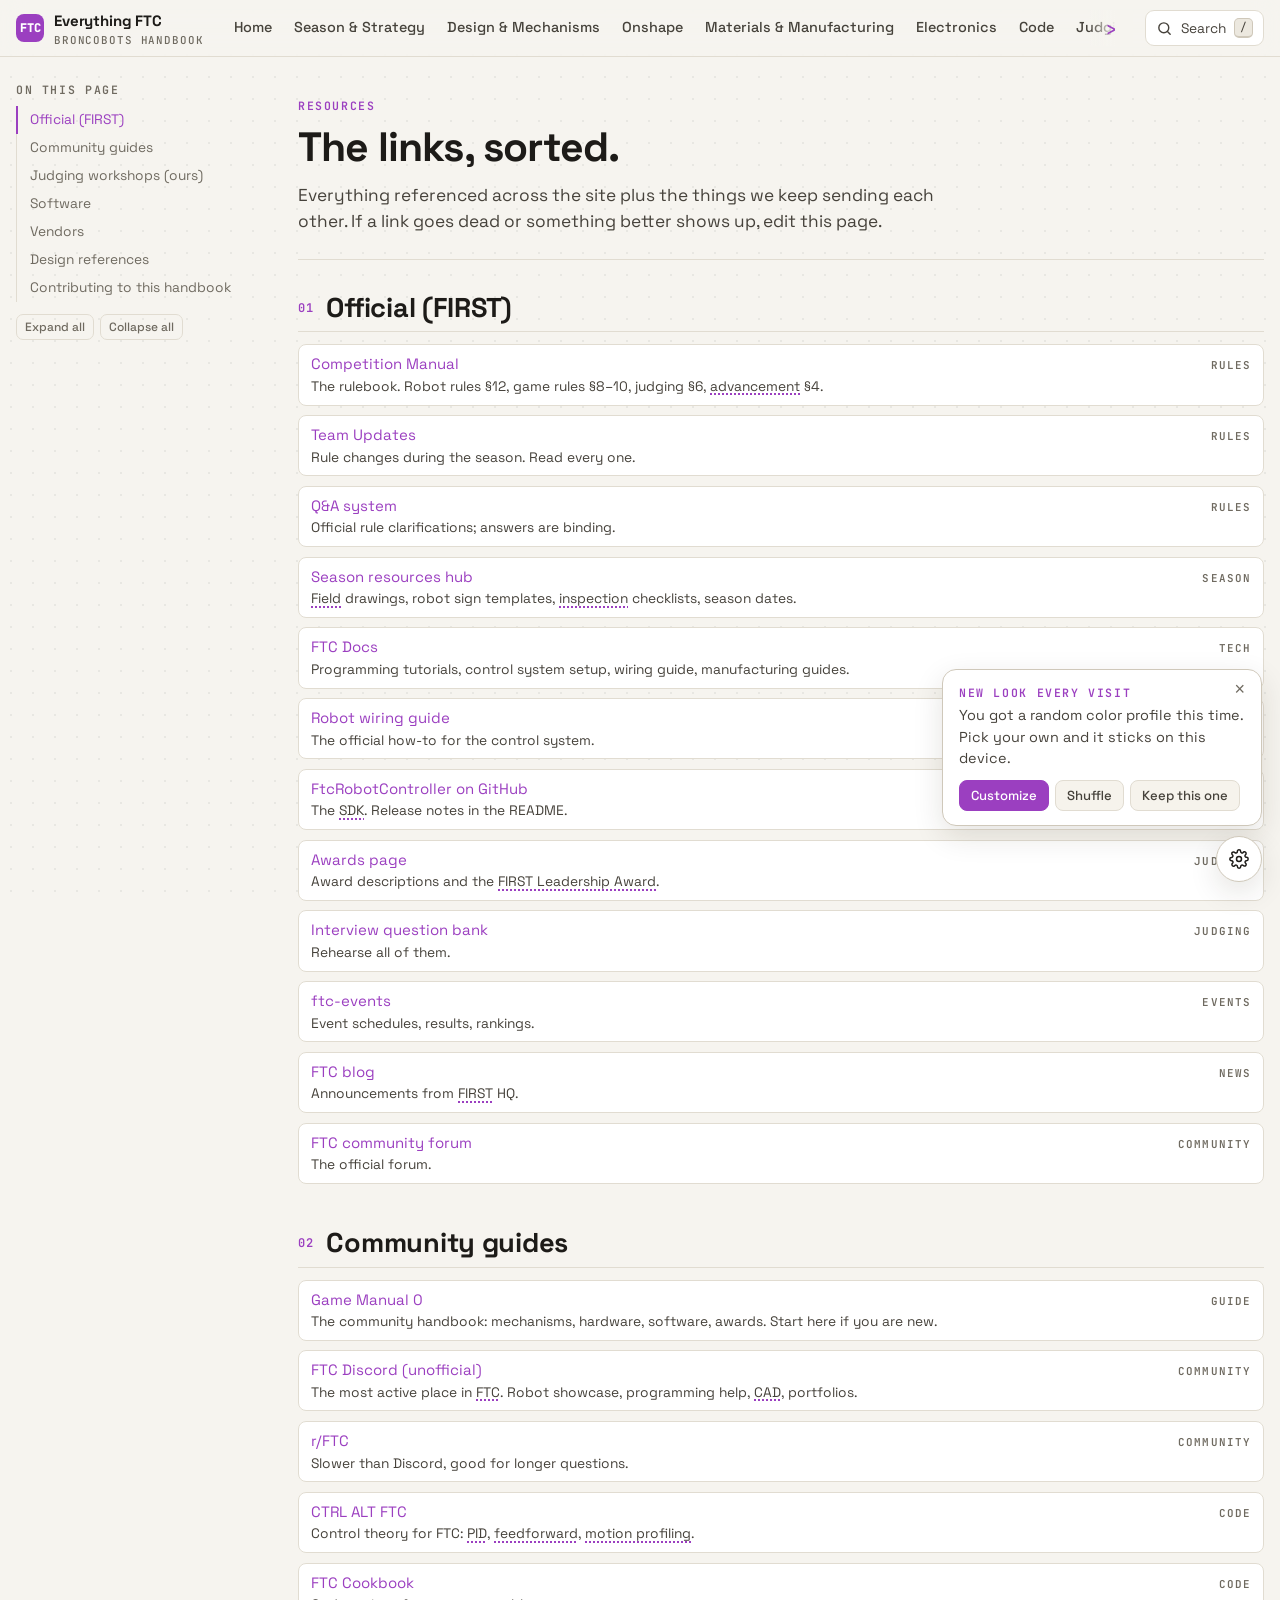
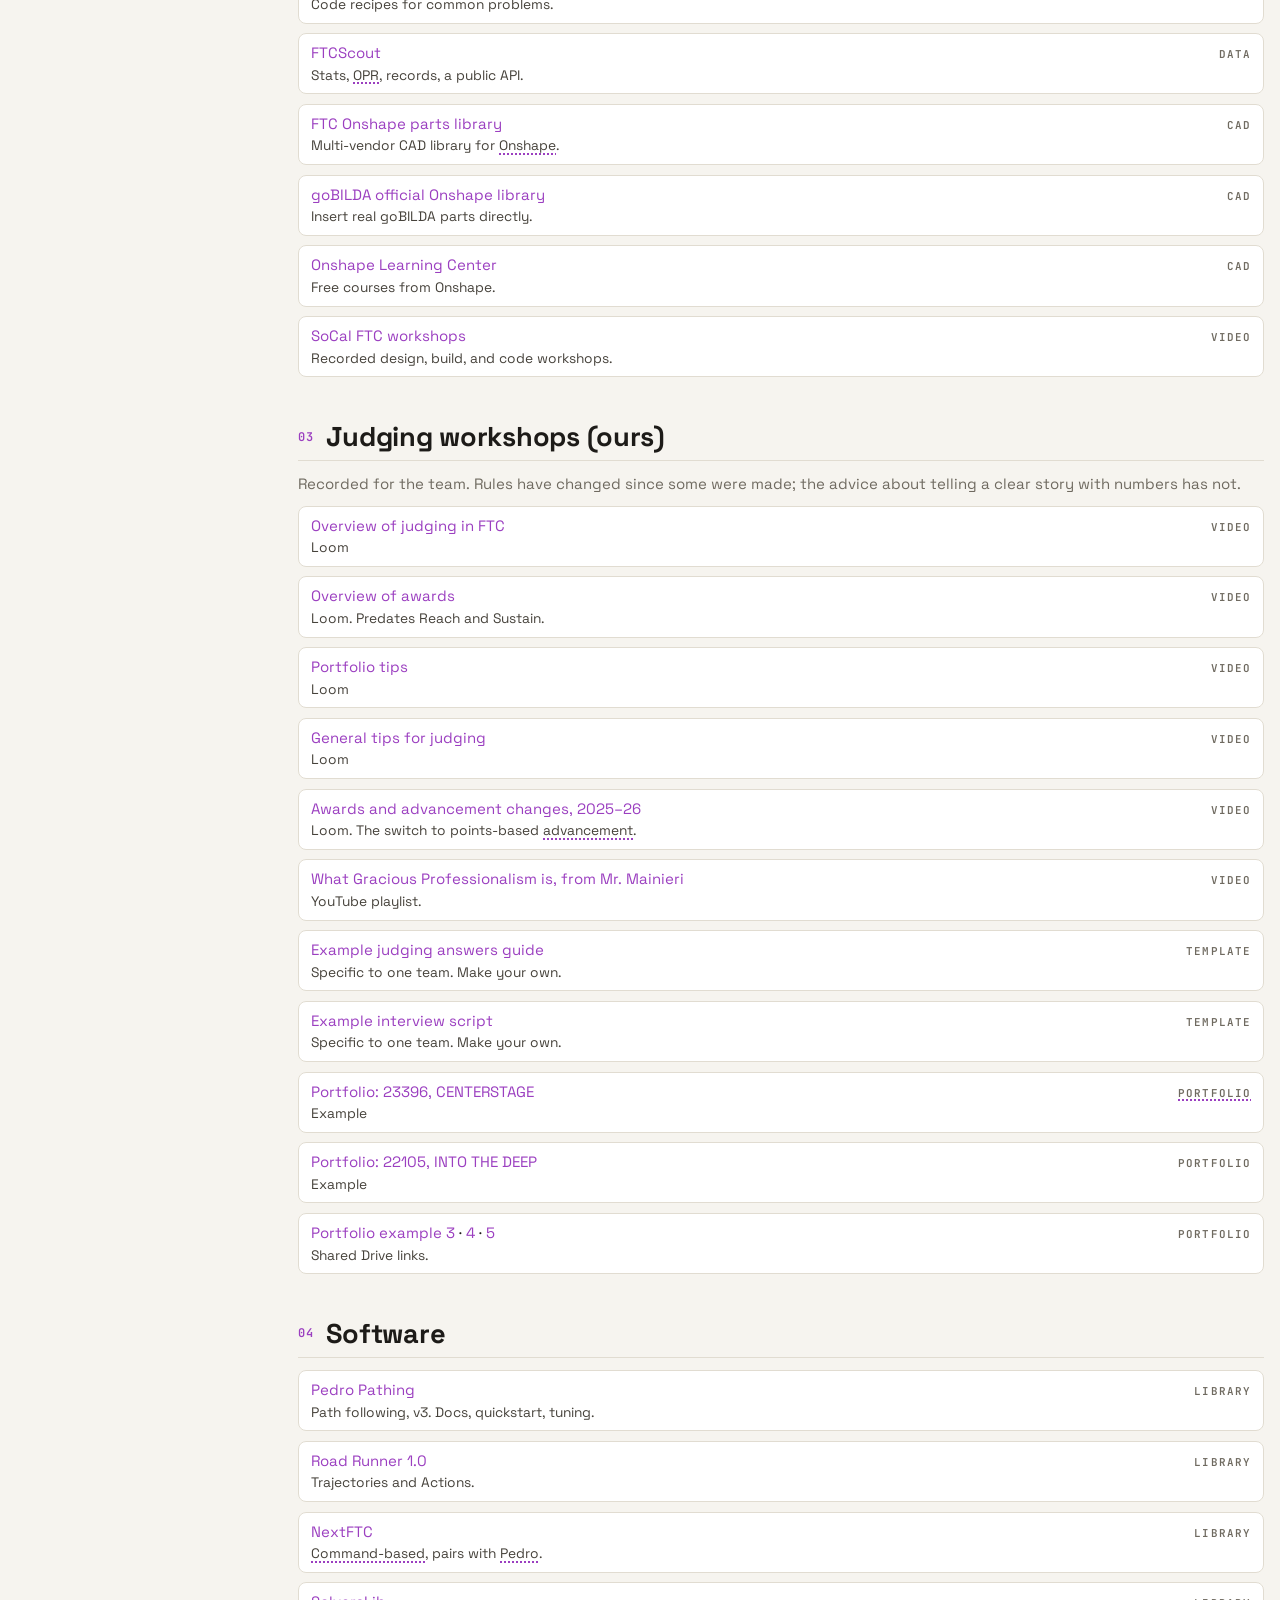
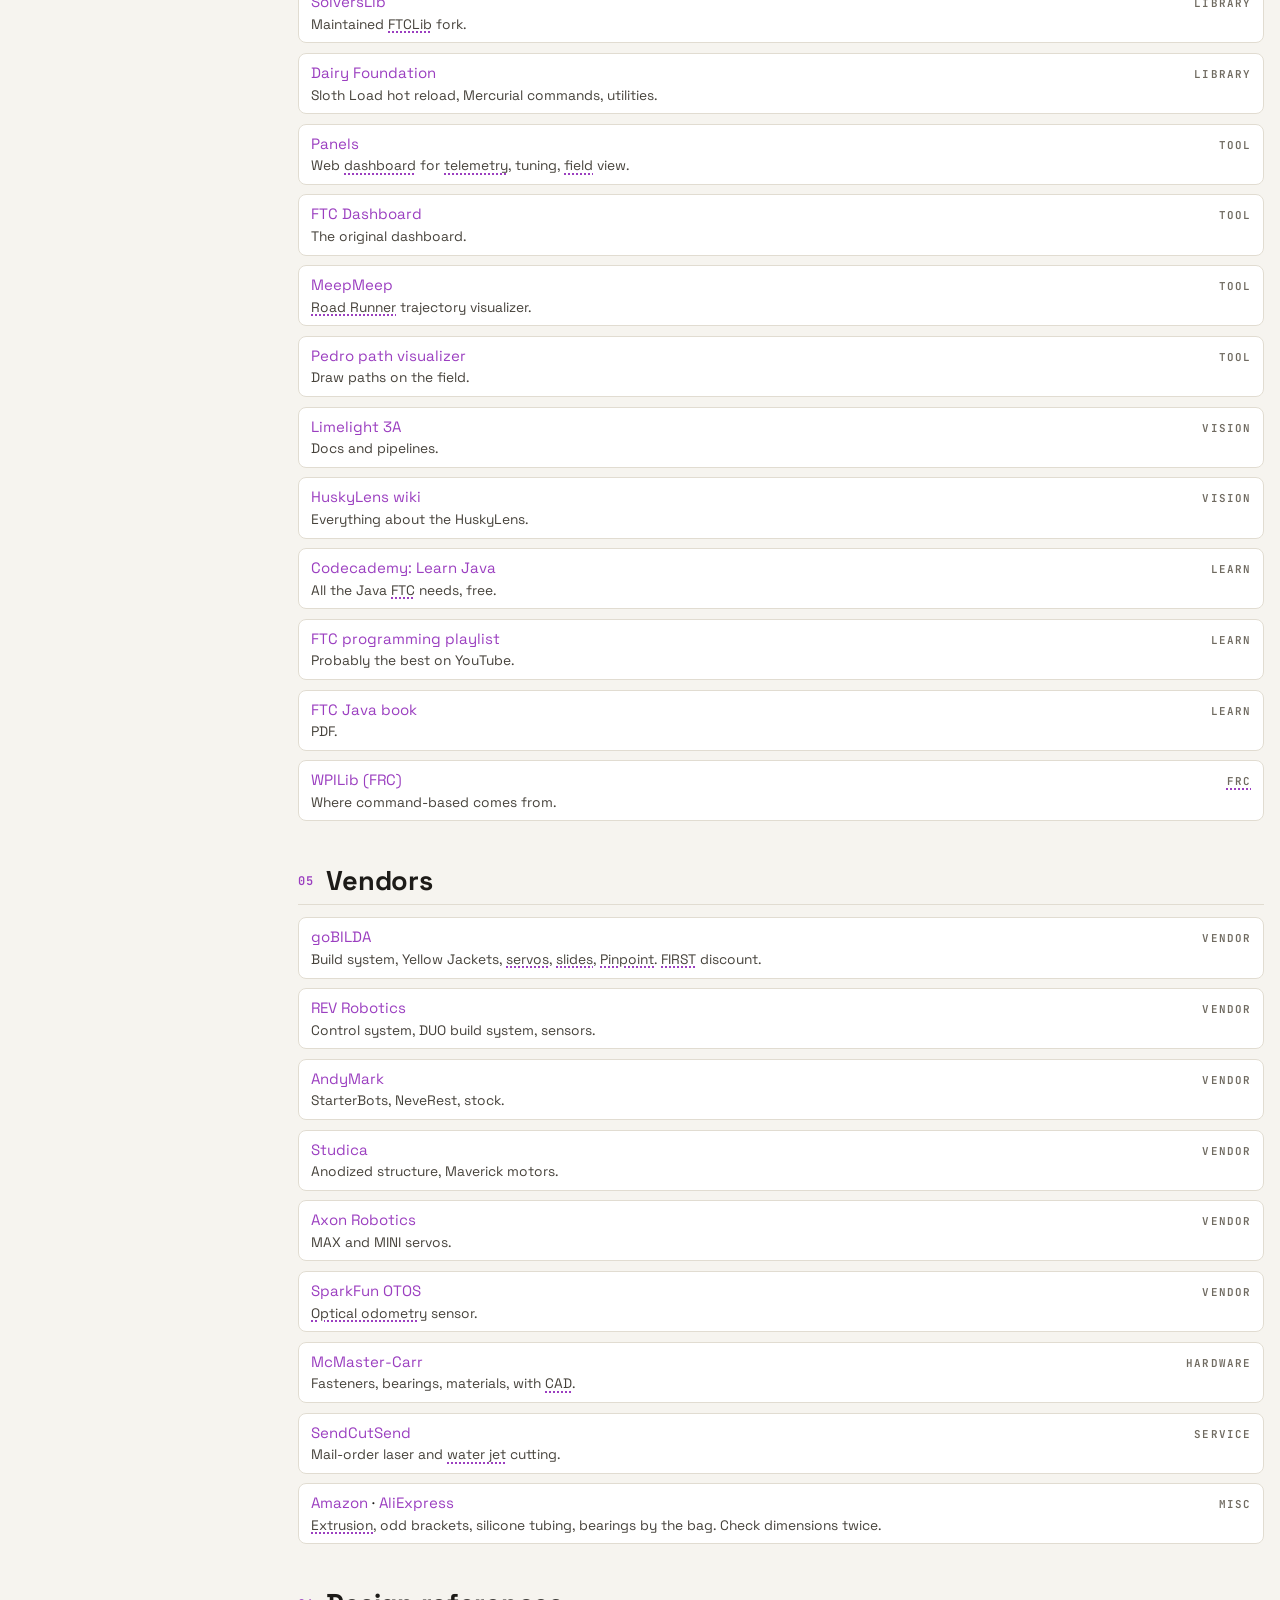
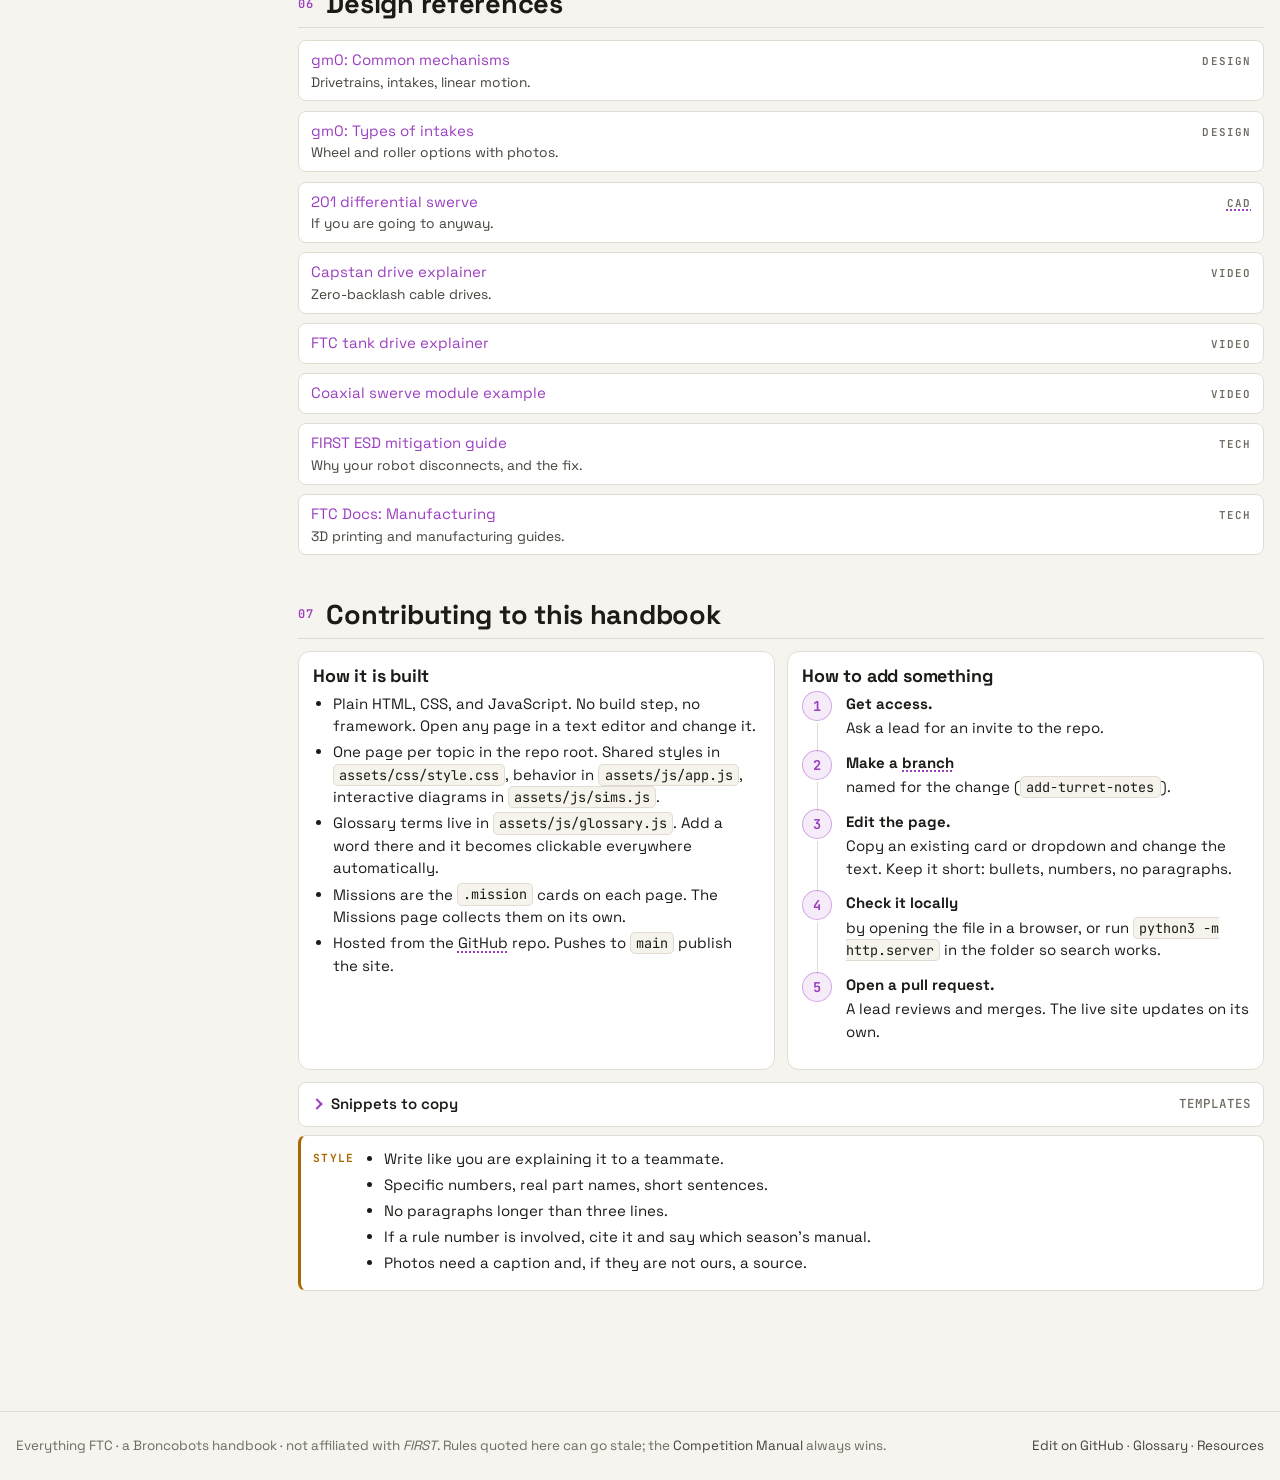
<file: resources.html>
<!doctype html>
<html lang="en" data-theme="midnight" data-accent="rose" data-font="grotesk" data-density="comfortable" data-bg="grid">
<head>
<meta charset="utf-8">
<meta name="viewport" content="width=device-width, initial-scale=1">
<title>Resources · Everything FTC</title>
<meta name="description" content="Every link worth having for an FTC team: official FIRST documents, community guides, vendors, software libraries, judging workshops, CAD libraries, and how to contribute to this handbook.">
<meta name="color-scheme" content="dark light">
<link rel="icon" href="assets/img/favicon.svg" type="image/svg+xml">
<link rel="preconnect" href="https://fonts.googleapis.com">
<link rel="preconnect" href="https://fonts.gstatic.com" crossorigin>
<link href="https://fonts.googleapis.com/css2?family=Space+Grotesk:wght@400;500;600;700&family=Inter:wght@400;500;600;700&family=JetBrains+Mono:wght@400;500;600&family=Atkinson+Hyperlegible:wght@400;700&family=Source+Serif+4:opsz,wght@8..60,400;8..60,600&display=swap" rel="stylesheet">
<link rel="stylesheet" href="assets/css/style.css">
<script>/* apply saved display settings before first paint */try{var s=JSON.parse(localStorage.getItem('ftc-handbook-settings')||'{}'),d={theme:'midnight',accent:'rose',font:'grotesk',density:'comfortable',bg:'grid'};for(var k in d){document.documentElement.setAttribute('data-'+k,s[k]||d[k]);}}catch(e){}</script>
</head>
<body>
<a class="skip" href="#main">Skip to content</a>
<header class="site-header">
  <div class="header-inner">
    <a class="brand" href="index.html"><span class="brand-mark">FTC</span><span>Everything FTC<small>Broncobots handbook</small></span></a>
    <div class="main-nav-wrap"><nav class="main-nav" id="main-nav" aria-label="Main"></nav></div>
    <div class="header-actions">
      <button class="icon-btn" type="button" data-open-search aria-label="Search"><svg viewBox="0 0 24 24" fill="none" stroke="currentColor" stroke-width="2" stroke-linecap="round"><circle cx="11" cy="11" r="7"/><path d="m20 20-3.5-3.5"/></svg><span class="txt">Search</span><kbd>/</kbd></button>
      <button class="icon-btn menu-btn" type="button" aria-expanded="false" aria-controls="main-nav" aria-label="Menu"><svg viewBox="0 0 24 24" fill="none" stroke="currentColor" stroke-width="2" stroke-linecap="round"><path d="M4 7h16M4 12h16M4 17h16"/></svg></button>
    </div>
  </div>
</header>
<div class="page">
  <aside class="sidebar" aria-label="On this page"></aside>
  <main class="content" id="main">
<div class="hero">
  <span class="eyebrow">Resources</span>
  <h1>The links, sorted.</h1>
  <p class="lede">Everything referenced across the site plus the things we keep sending each other. If a link goes dead or something better shows up, edit this page.</p>
</div>

<section id="official">
  <h2>Official (FIRST)</h2>
  <ul class="links">
    <li><div><a href="https://ftc-resources.firstinspires.org/ftc/game/manual">Competition Manual</a><span class="d">The rulebook. Robot rules §12, game rules §8–10, judging §6, advancement §4.</span></div><span class="who">Rules</span></li>
    <li><div><a href="https://ftc-resources.firstinspires.org/ftc/game/tu-latest">Team Updates</a><span class="d">Rule changes during the season. Read every one.</span></div><span class="who">Rules</span></li>
    <li><div><a href="https://ftc-qa.firstinspires.org">Q&amp;A system</a><span class="d">Official rule clarifications; answers are binding.</span></div><span class="who">Rules</span></li>
    <li><div><a href="https://ftc-resources.firstinspires.org/ftc/archive/2027">Season resources hub</a><span class="d">Field drawings, robot sign templates, inspection checklists, season dates.</span></div><span class="who">Season</span></li>
    <li><div><a href="https://ftc-docs.firstinspires.org">FTC Docs</a><span class="d">Programming tutorials, control system setup, wiring guide, manufacturing guides.</span></div><span class="who">Tech</span></li>
    <li><div><a href="https://ftc-docs.firstinspires.org/en/latest/robot_building/wiring_guide/wiring-guide.html">Robot wiring guide</a><span class="d">The official how-to for the control system.</span></div><span class="who">Tech</span></li>
    <li><div><a href="https://github.com/FIRST-Tech-Challenge/FtcRobotController">FtcRobotController on GitHub</a><span class="d">The SDK. Release notes in the README.</span></div><span class="who">Code</span></li>
    <li><div><a href="https://www.firstinspires.org/resources/library/first-tech-challenge-awards">Awards page</a><span class="d">Award descriptions and the FIRST Leadership Award.</span></div><span class="who">Judging</span></li>
    <li><div><a href="https://ftc-resources.firstinspires.org/ftc/archive/2026/event/question-bank">Interview question bank</a><span class="d">Rehearse all of them.</span></div><span class="who">Judging</span></li>
    <li><div><a href="https://ftc-events.firstinspires.org">ftc-events</a><span class="d">Event schedules, results, rankings.</span></div><span class="who">Events</span></li>
    <li><div><a href="https://community.firstinspires.org/topic/ftc">FTC blog</a><span class="d">Announcements from FIRST HQ.</span></div><span class="who">News</span></li>
    <li><div><a href="https://ftc-community.firstinspires.org/">FTC community forum</a><span class="d">The official forum.</span></div><span class="who">Community</span></li>
  </ul>
</section>

<section id="community">
  <h2>Community guides</h2>
  <ul class="links">
    <li><div><a href="https://gm0.org">Game Manual 0</a><span class="d">The community handbook: mechanisms, hardware, software, awards. Start here if you are new.</span></div><span class="who">Guide</span></li>
    <li><div><a href="https://discord.gg/first-tech-challenge">FTC Discord (unofficial)</a><span class="d">The most active place in FTC. Robot showcase, programming help, CAD, portfolios.</span></div><span class="who">Community</span></li>
    <li><div><a href="https://www.reddit.com/r/FTC">r/FTC</a><span class="d">Slower than Discord, good for longer questions.</span></div><span class="who">Community</span></li>
    <li><div><a href="https://www.ctrlaltftc.com">CTRL ALT FTC</a><span class="d">Control theory for FTC: PID, feedforward, motion profiling.</span></div><span class="who">Code</span></li>
    <li><div><a href="https://cookbook.dairy.foundation">FTC Cookbook</a><span class="d">Code recipes for common problems.</span></div><span class="who">Code</span></li>
    <li><div><a href="https://ftcscout.org">FTCScout</a><span class="d">Stats, OPR, records, a public API.</span></div><span class="who">Data</span></li>
    <li><div><a href="https://ftconshape.com/introduction-to-the-ftc-parts-library/">FTC Onshape parts library</a><span class="d">Multi-vendor CAD library for Onshape.</span></div><span class="who">CAD</span></li>
    <li><div><a href="https://cad.onshape.com/documents/686605dadf98426f1cd7bb13/w/68c7e3b6da8f772a31606189/e/dfa59e3f96b0ace2cb666817">goBILDA official Onshape library</a><span class="d">Insert real goBILDA parts directly.</span></div><span class="who">CAD</span></li>
    <li><div><a href="https://learn.onshape.com">Onshape Learning Center</a><span class="d">Free courses from Onshape.</span></div><span class="who">CAD</span></li>
    <li><div><a href="https://www.youtube.com/results?search_query=socal+ftc+workshop">SoCal FTC workshops</a><span class="d">Recorded design, build, and code workshops.</span></div><span class="who">Video</span></li>
  </ul>
</section>

<section id="judging">
  <h2>Judging workshops (ours)</h2>
  <p class="muted">Recorded for the team. Rules have changed since some were made; the advice about telling a clear story with numbers has not.</p>
  <ul class="links">
    <li><div><a href="https://www.loom.com/share/e83a13d1fbe340f7941539231f74130f?sid=e2dda48d-4882-4e27-b224-43f979d0e16c">Overview of judging in FTC</a><span class="d">Loom</span></div><span class="who">Video</span></li>
    <li><div><a href="https://www.loom.com/share/678a7a2baafc4e109e913ab73675b5b2">Overview of awards</a><span class="d">Loom. Predates Reach and Sustain.</span></div><span class="who">Video</span></li>
    <li><div><a href="https://www.loom.com/share/05abca9ee4e1440b9401dbb3af9b0066">Portfolio tips</a><span class="d">Loom</span></div><span class="who">Video</span></li>
    <li><div><a href="https://www.loom.com/share/e88887126182432b9b3de18539614a04">General tips for judging</a><span class="d">Loom</span></div><span class="who">Video</span></li>
    <li><div><a href="https://www.loom.com/share/b620d550eae840f291d4bcbbb4a0b3ce?sid=7481f17d-6a48-4e32-ac70-dcb8d7472ec5">Awards and advancement changes, 2025–26</a><span class="d">Loom. The switch to points-based advancement.</span></div><span class="who">Video</span></li>
    <li><div><a href="https://www.youtube.com/playlist?list=PLNI9CqChtmswi-shG-nZrTnEoaWSDhSPZ">What Gracious Professionalism is, from Mr. Mainieri</a><span class="d">YouTube playlist.</span></div><span class="who">Video</span></li>
    <li><div><a href="https://docs.google.com/document/d/1j5kj71NNM93oHut48MdXGM4ApIEbqYi-VSJBpmZEjHU/edit?usp=sharing">Example judging answers guide</a><span class="d">Specific to one team. Make your own.</span></div><span class="who">Template</span></li>
    <li><div><a href="https://docs.google.com/document/d/12u2vfqmpyHO2LERV6CqFL4DDs7Tv7VE9gE1tJsNbAVY/edit?tab=t.0">Example interview script</a><span class="d">Specific to one team. Make your own.</span></div><span class="who">Template</span></li>
    <li><div><a href="https://cdn.hivemindrobotics.net/portfolios/23396-cs.pdf">Portfolio: 23396, CENTERSTAGE</a><span class="d">Example</span></div><span class="who">Portfolio</span></li>
    <li><div><a href="https://cdn.hivemindrobotics.net/portfolios/22105-itd.pdf">Portfolio: 22105, INTO THE DEEP</a><span class="d">Example</span></div><span class="who">Portfolio</span></li>
    <li><div><a href="https://drive.google.com/file/d/13afZU82ppZMSz7dCVrZRZZKlSttXGzns/view?usp=sharing">Portfolio example 3</a> · <a href="https://drive.google.com/file/d/19ozaAAgP70m4BwIZmQ7p0hPlsQaEJg7W/view?usp=sharing">4</a> · <a href="https://drive.google.com/file/d/1lA86S0l7VoLjudGdIUtxjBSRSJiY98Kc/view?usp=sharing">5</a><span class="d">Shared Drive links.</span></div><span class="who">Portfolio</span></li>
  </ul>
</section>

<section id="software">
  <h2>Software</h2>
  <ul class="links">
    <li><div><a href="https://pedropathing.com">Pedro Pathing</a><span class="d">Path following, v3. Docs, quickstart, tuning.</span></div><span class="who">Library</span></li>
    <li><div><a href="https://rr.brott.dev/docs/v1-0/">Road Runner 1.0</a><span class="d">Trajectories and Actions.</span></div><span class="who">Library</span></li>
    <li><div><a href="https://nextftc.dev">NextFTC</a><span class="d">Command-based, pairs with Pedro.</span></div><span class="who">Library</span></li>
    <li><div><a href="https://docs.seattlesolvers.com">SolversLib</a><span class="d">Maintained FTCLib fork.</span></div><span class="who">Library</span></li>
    <li><div><a href="https://docs.dairy.foundation">Dairy Foundation</a><span class="d">Sloth Load hot reload, Mercurial commands, utilities.</span></div><span class="who">Library</span></li>
    <li><div><a href="https://panels.bylazar.com">Panels</a><span class="d">Web dashboard for telemetry, tuning, field view.</span></div><span class="who">Tool</span></li>
    <li><div><a href="https://github.com/acmerobotics/ftc-dashboard">FTC Dashboard</a><span class="d">The original dashboard.</span></div><span class="who">Tool</span></li>
    <li><div><a href="https://github.com/acmerobotics/MeepMeep">MeepMeep</a><span class="d">Road Runner trajectory visualizer.</span></div><span class="who">Tool</span></li>
    <li><div><a href="https://pedro-path-generator.vercel.app/">Pedro path visualizer</a><span class="d">Draw paths on the field.</span></div><span class="who">Tool</span></li>
    <li><div><a href="https://limelightvision.io/products/limelight-3a">Limelight 3A</a><span class="d">Docs and pipelines.</span></div><span class="who">Vision</span></li>
    <li><div><a href="https://wiki.dfrobot.com/HUSKYLENS_V1.0_SKU_SEN0305_SEN0336">HuskyLens wiki</a><span class="d">Everything about the HuskyLens.</span></div><span class="who">Vision</span></li>
    <li><div><a href="https://www.codecademy.com/learn/learn-java">Codecademy: Learn Java</a><span class="d">All the Java FTC needs, free.</span></div><span class="who">Learn</span></li>
    <li><div><a href="https://youtube.com/playlist?list=PLRHdgFNRLyaPiZ5rvINwMmGMHEIL9usla">FTC programming playlist</a><span class="d">Probably the best on YouTube.</span></div><span class="who">Learn</span></li>
    <li><div><a href="https://drive.google.com/file/d/1Dzk7xmGzfM2LIbHASX2WfAe6uWZXf2eA/view?usp=sharing">FTC Java book</a><span class="d">PDF.</span></div><span class="who">Learn</span></li>
    <li><div><a href="https://docs.wpilib.org/en/stable/">WPILib (FRC)</a><span class="d">Where command-based comes from.</span></div><span class="who">FRC</span></li>
  </ul>
</section>

<section id="vendors">
  <h2>Vendors</h2>
  <ul class="links">
    <li><div><a href="https://www.gobilda.com">goBILDA</a><span class="d">Build system, Yellow Jackets, servos, slides, Pinpoint. FIRST discount.</span></div><span class="who">Vendor</span></li>
    <li><div><a href="https://www.revrobotics.com">REV Robotics</a><span class="d">Control system, DUO build system, sensors.</span></div><span class="who">Vendor</span></li>
    <li><div><a href="https://www.andymark.com">AndyMark</a><span class="d">StarterBots, NeveRest, stock.</span></div><span class="who">Vendor</span></li>
    <li><div><a href="https://www.studica.com">Studica</a><span class="d">Anodized structure, Maverick motors.</span></div><span class="who">Vendor</span></li>
    <li><div><a href="https://www.axon-robotics.com">Axon Robotics</a><span class="d">MAX and MINI servos.</span></div><span class="who">Vendor</span></li>
    <li><div><a href="https://www.sparkfun.com/sparkfun-optical-tracking-odometry-sensor-paa5160e1-qwiic.html">SparkFun OTOS</a><span class="d">Optical odometry sensor.</span></div><span class="who">Vendor</span></li>
    <li><div><a href="https://www.mcmaster.com">McMaster-Carr</a><span class="d">Fasteners, bearings, materials, with CAD.</span></div><span class="who">Hardware</span></li>
    <li><div><a href="https://www.sendcutsend.com">SendCutSend</a><span class="d">Mail-order laser and water jet cutting.</span></div><span class="who">Service</span></li>
    <li><div><a href="https://www.amazon.com">Amazon</a> · <a href="https://www.aliexpress.us">AliExpress</a><span class="d">Extrusion, odd brackets, silicone tubing, bearings by the bag. Check dimensions twice.</span></div><span class="who">Misc</span></li>
  </ul>
</section>

<section id="cad">
  <h2>Design references</h2>
  <ul class="links">
    <li><div><a href="https://gm0.org/en/latest/docs/common-mechanisms/index.html">gm0: Common mechanisms</a><span class="d">Drivetrains, intakes, linear motion.</span></div><span class="who">Design</span></li>
    <li><div><a href="https://gm0.org/en/latest/docs/common-mechanisms/active-intake/types-of-intakes.html">gm0: Types of intakes</a><span class="d">Wheel and roller options with photos.</span></div><span class="who">Design</span></li>
    <li><div><a href="https://www.cadcrowd.com/3d-models/differential-swerve-drive">201 differential swerve</a><span class="d">If you are going to anyway.</span></div><span class="who">CAD</span></li>
    <li><div><a href="https://youtu.be/MwIBTbumd1Q">Capstan drive explainer</a><span class="d">Zero-backlash cable drives.</span></div><span class="who">Video</span></li>
    <li><div><a href="https://www.youtube.com/watch?v=xBapr5MHcQM">FTC tank drive explainer</a><span class="d"></span></div><span class="who">Video</span></li>
    <li><div><a href="https://www.youtube.com/watch?v=_ybS6xOfEDE">Coaxial swerve module example</a><span class="d"></span></div><span class="who">Video</span></li>
    <li><div><a href="https://www.firstinspires.org/sites/default/files/uploads/resource_library/ftc/analysis-esd-mitigation-echin.pdf">FIRST ESD mitigation guide</a><span class="d">Why your robot disconnects, and the fix.</span></div><span class="who">Tech</span></li>
    <li><div><a href="https://ftc-docs.firstinspires.org/en/latest/manufacturing/index.html">FTC Docs: Manufacturing</a><span class="d">3D printing and manufacturing guides.</span></div><span class="who">Tech</span></li>
  </ul>
</section>

<section id="contributing">
  <h2>Contributing to this handbook</h2>
  <div class="grid cols-2">
    <div class="card">
      <h3>How it is built</h3>
      <ul>
        <li>Plain HTML, CSS, and JavaScript. No build step, no framework. Open any page in a text editor and change it.</li>
        <li>One page per topic in the repo root. Shared styles in <code>assets/css/style.css</code>, behavior in <code>assets/js/app.js</code>, interactive diagrams in <code>assets/js/sims.js</code>.</li>
        <li>Glossary terms live in <code>assets/js/glossary.js</code>. Add a word there and it becomes clickable everywhere automatically.</li>
        <li>Missions are the <code>.mission</code> cards on each page. The Missions page collects them on its own.</li>
        <li>Hosted from the GitHub repo. Pushes to <code>main</code> publish the site.</li>
      </ul>
    </div>
    <div class="card">
      <h3>How to add something</h3>
      <ol class="steps">
        <li><strong>Get access.</strong> Ask a lead for an invite to the repo.</li>
        <li><strong>Make a branch</strong> named for the change (<code>add-turret-notes</code>).</li>
        <li><strong>Edit the page.</strong> Copy an existing card or dropdown and change the text. Keep it short: bullets, numbers, no paragraphs.</li>
        <li><strong>Check it locally</strong> by opening the file in a browser, or run <code>python3 -m http.server</code> in the folder so search works.</li>
        <li><strong>Open a pull request.</strong> A lead reviews and merges. The live site updates on its own.</li>
      </ol>
    </div>
  </div>
  <details class="more">
    <summary>Snippets to copy <span class="hint">templates</span></summary>
    <div class="body">
      <p class="small">A card:</p>
      <pre><code>&lt;div class="card"&gt;
  &lt;span class="eyebrow"&gt;Label&lt;/span&gt;
  &lt;h4&gt;Title&lt;/h4&gt;
  &lt;p class="small"&gt;One or two sentences.&lt;/p&gt;
&lt;/div&gt;</code></pre>
      <p class="small">A dropdown:</p>
      <pre><code>&lt;details class="more"&gt;
  &lt;summary&gt;Short title &lt;span class="hint"&gt;detail&lt;/span&gt;&lt;/summary&gt;
  &lt;div class="body"&gt;
    &lt;ul&gt;&lt;li&gt;The long version.&lt;/li&gt;&lt;/ul&gt;
  &lt;/div&gt;
&lt;/details&gt;</code></pre>
      <p class="small">A callout (<code>tip</code>, <code>warn</code>, <code>rule</code>, <code>story</code>, <code>bad</code>):</p>
      <pre><code>&lt;div class="callout tip"&gt;&lt;span class="ico"&gt;Tip&lt;/span&gt;&lt;div&gt;&lt;p&gt;Text.&lt;/p&gt;&lt;/div&gt;&lt;/div&gt;</code></pre>
      <p class="small">A mission:</p>
      <pre><code>&lt;div class="mission"&gt;
  &lt;div class="head"&gt;&lt;span class="eyebrow"&gt;Mission X1&lt;/span&gt;&lt;span class="lvl"&gt;&lt;i class="on"&gt;&lt;/i&gt;&lt;i&gt;&lt;/i&gt;&lt;i&gt;&lt;/i&gt;&lt;/span&gt;&lt;/div&gt;
  &lt;h3&gt;Title&lt;/h3&gt;
  &lt;ul&gt;&lt;li&gt;Step.&lt;/li&gt;&lt;/ul&gt;
  &lt;div class="done"&gt;&lt;strong&gt;Done when&lt;/strong&gt; a measurable result.&lt;/div&gt;
&lt;/div&gt;</code></pre>
      <p class="small">A glossary term (in <code>glossary.js</code>):</p>
      <pre><code>"capstan": { term: "capstan drive", aliases: ["capstan"], def: "One or two plain sentences.", see: ["backlash"], link: "design.html#gearing" },</code></pre>
      <ul class="small compact"><li>An interactive diagram: <code>&lt;figure class="sim" data-sim="gear-ratio"&gt;&lt;/figure&gt;</code>.</li><li>Available: <code>gear-ratio</code>, <code>gear-train</code>, <code>mecanum</code>, <code>path-compare</code>, <code>fourbar</code>, <code>slides</code>, <code>pid</code>, <code>motor-picker</code>, <code>arm-torque</code>, <code>servo-power</code>, <code>tolerance</code>, <code>sizing-cube</code>, <code>intake</code>, <code>cycle-calc</code>, <code>odometry</code>, <code>center-distance</code>, <code>field-centric</code>, <code>current-budget</code>.</li></ul>
    </div>
  </details>
  <div class="callout warn"><span class="ico">Style</span><div><ul><li>Write like you are explaining it to a teammate.</li><li>Specific numbers, real part names, short sentences.</li><li>No paragraphs longer than three lines.</li><li>If a rule number is involved, cite it and say which season's manual.</li><li>Photos need a caption and, if they are not ours, a source.</li></ul></div></div>
</section>
  </main>
</div>
<footer class="site-footer">
  <div class="inner">
    <span>Everything FTC · a Broncobots handbook · not affiliated with <em>FIRST</em>. Rules quoted here can go stale; the <a href="https://ftc-resources.firstinspires.org/ftc/game/manual">Competition Manual</a> always wins.</span>
    <span><a href="https://github.com/ElMagoCT/ftc-handbook">Edit on GitHub</a> · <a href="glossary.html">Glossary</a> · <a href="resources.html">Resources</a></span>
  </div>
</footer>
<script src="assets/js/glossary.js"></script>
<script src="assets/js/graphics.js"></script>
<script src="assets/js/sims.js"></script>
<script src="assets/js/app.js"></script>
</body>
</html>
</file>
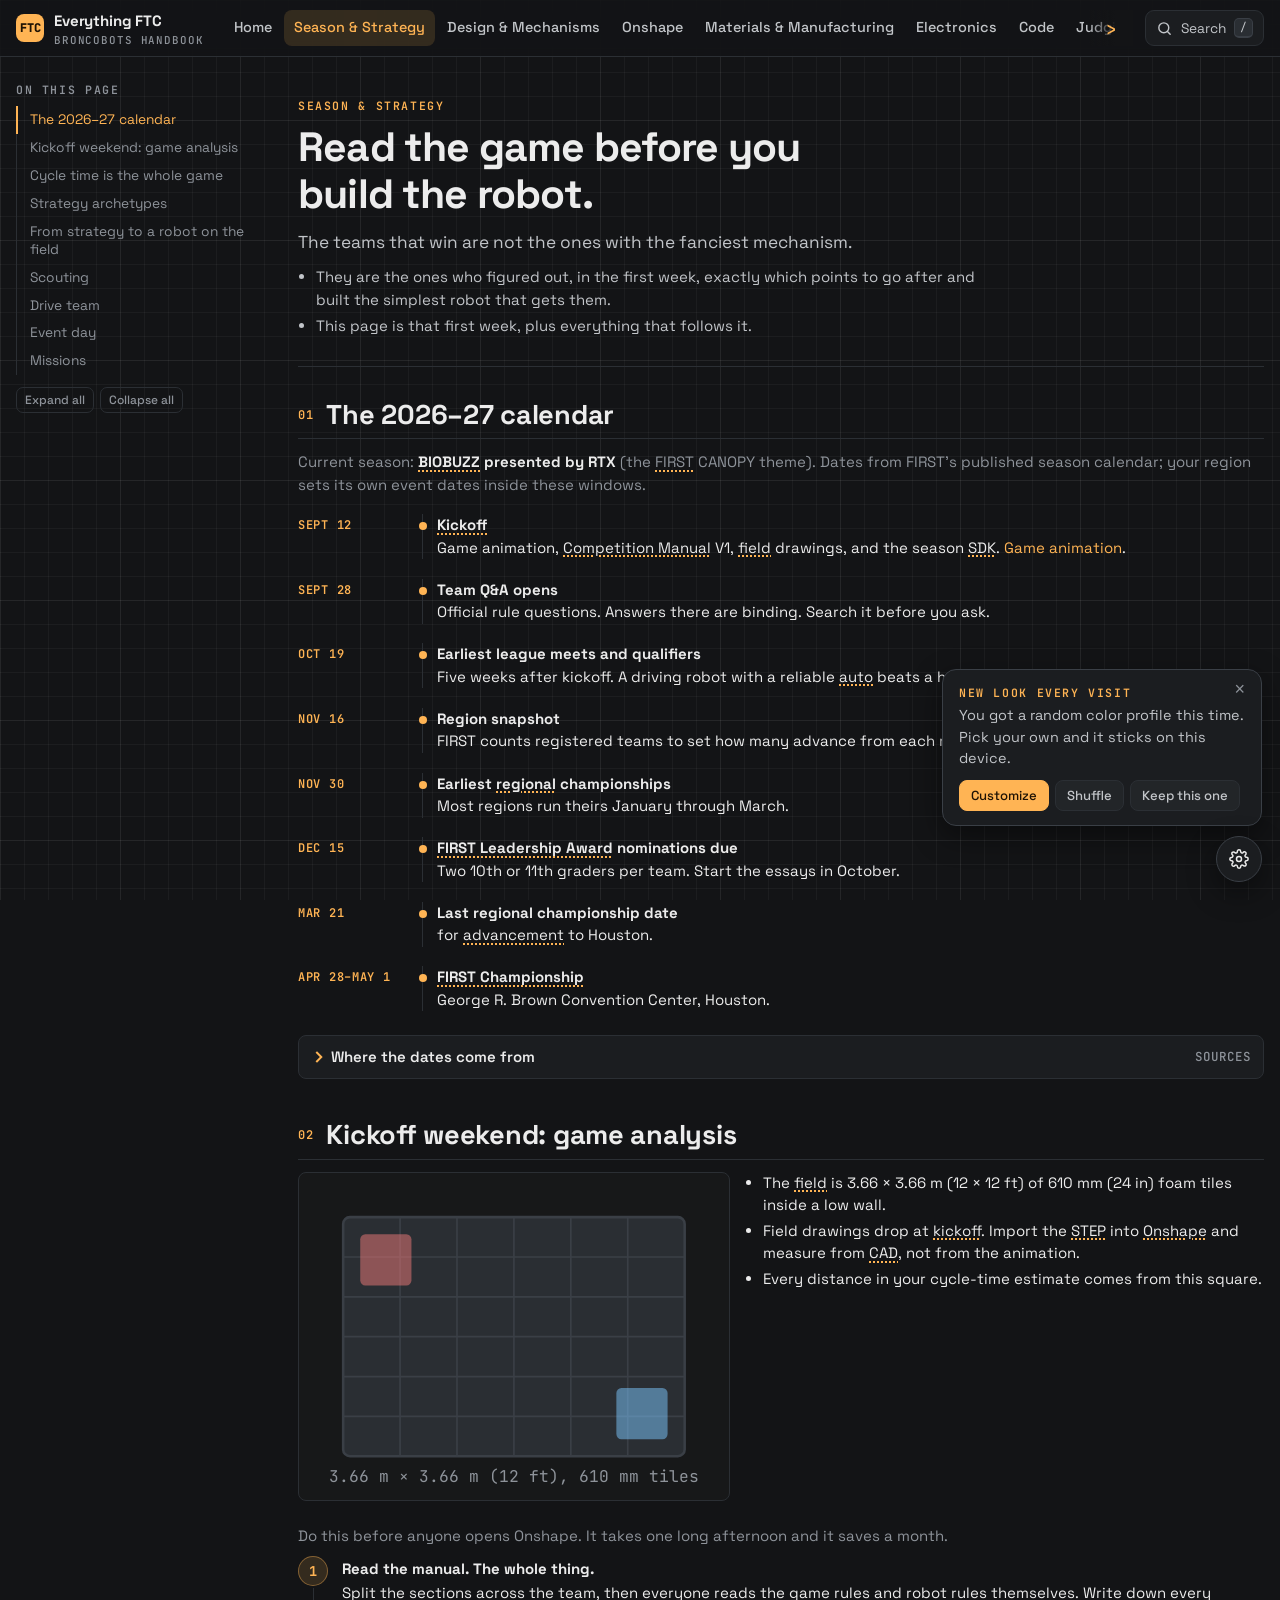
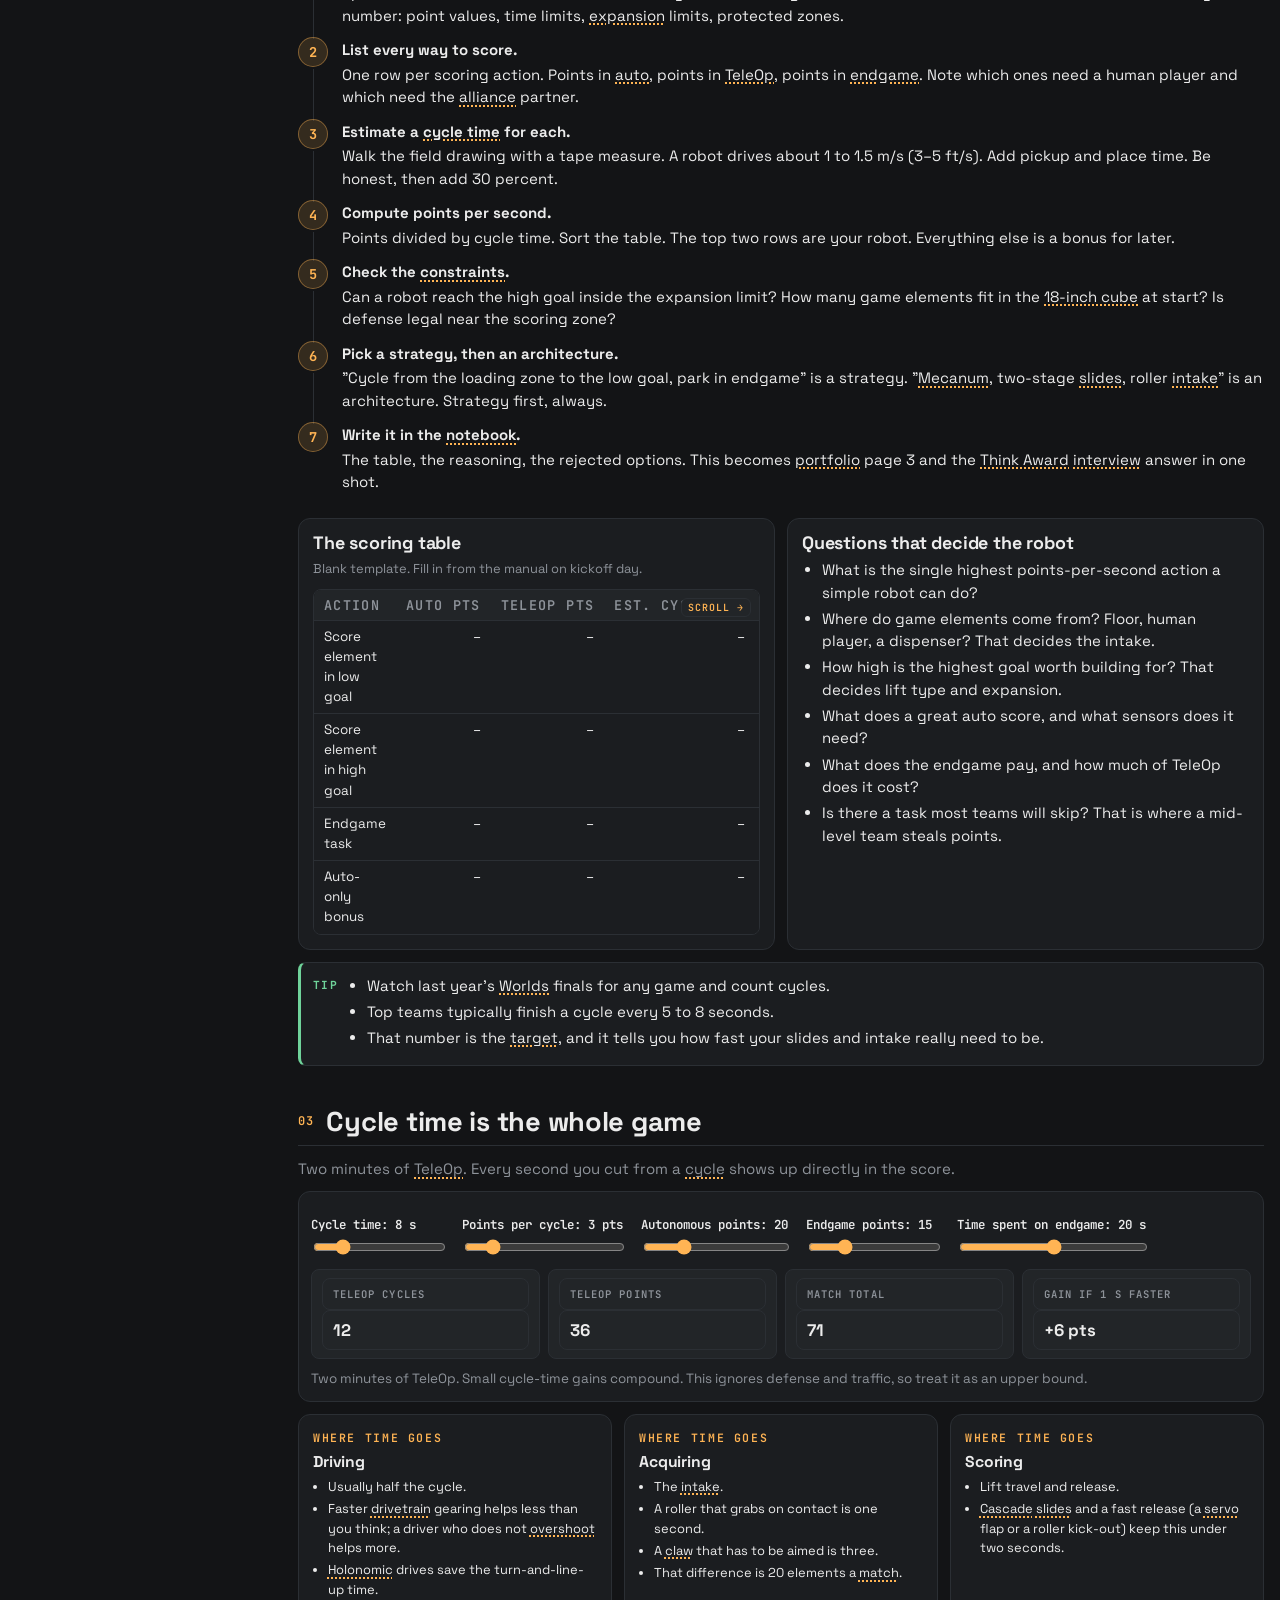
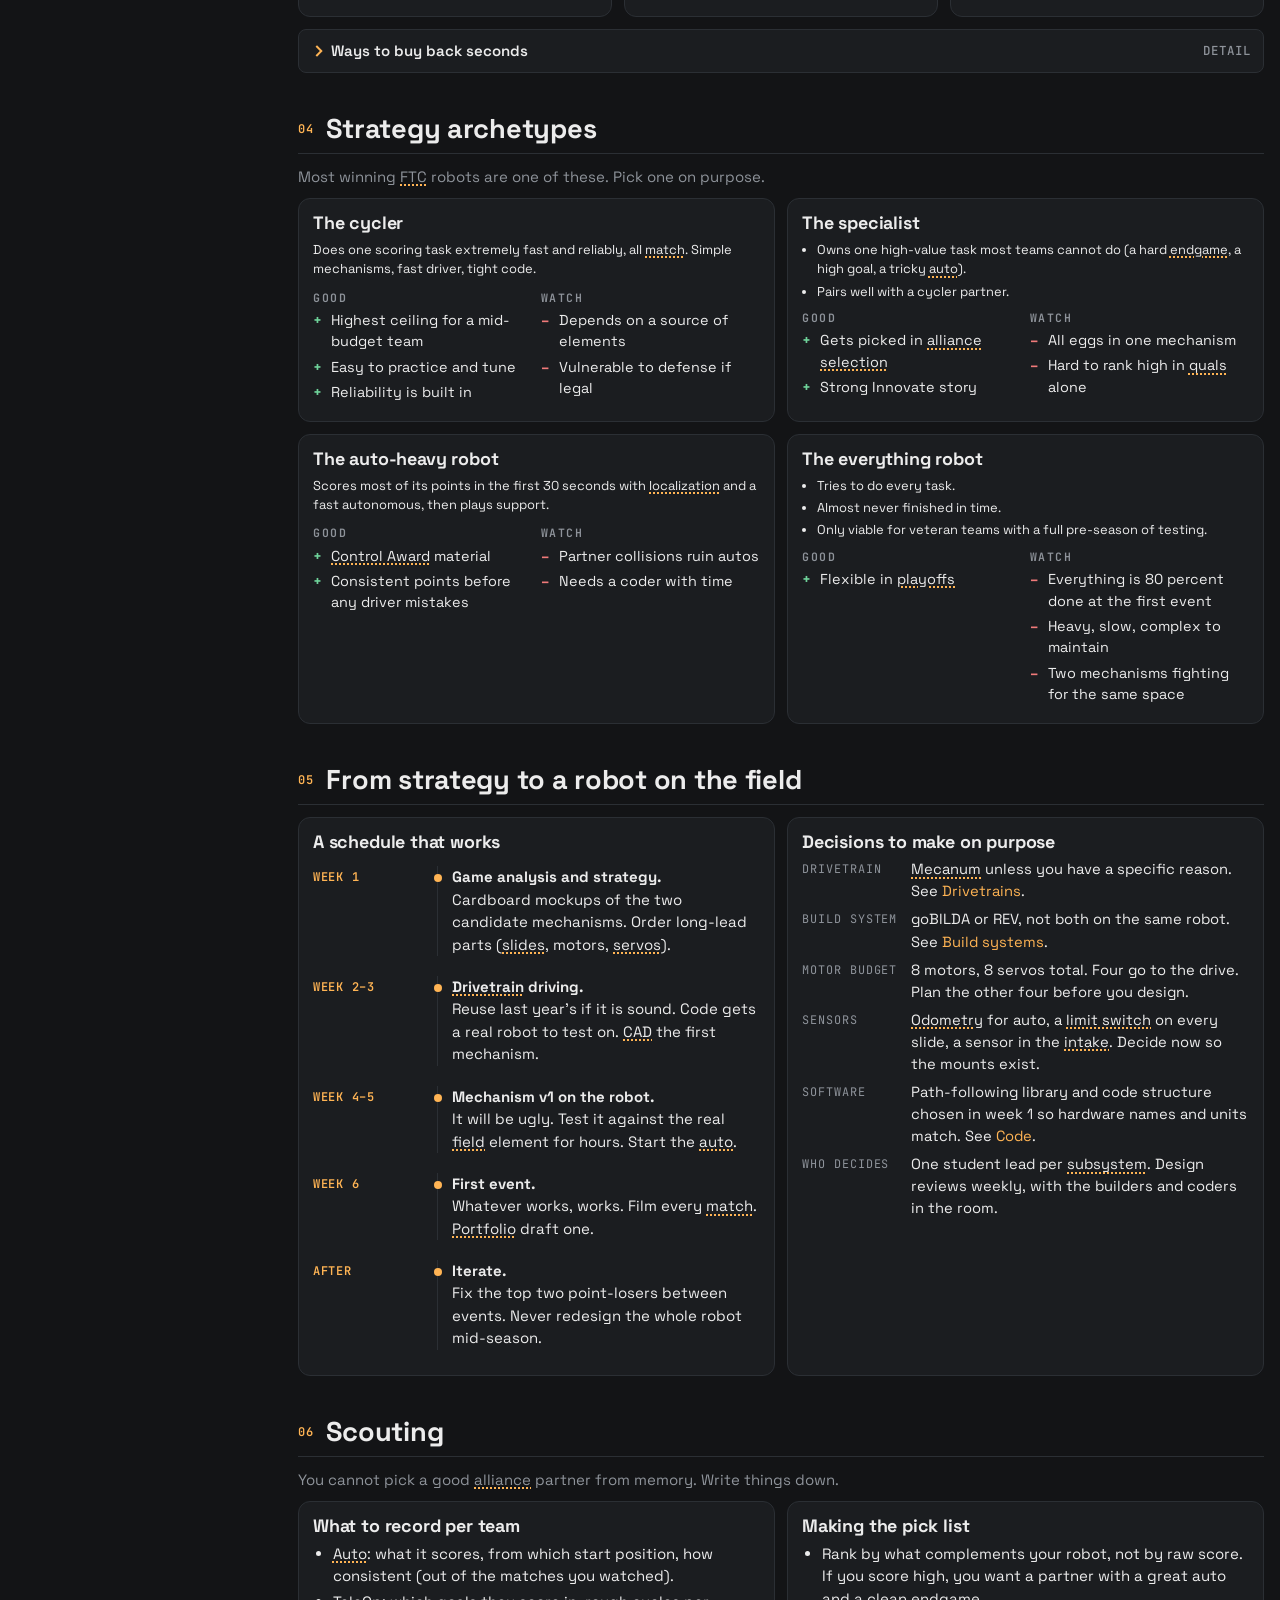
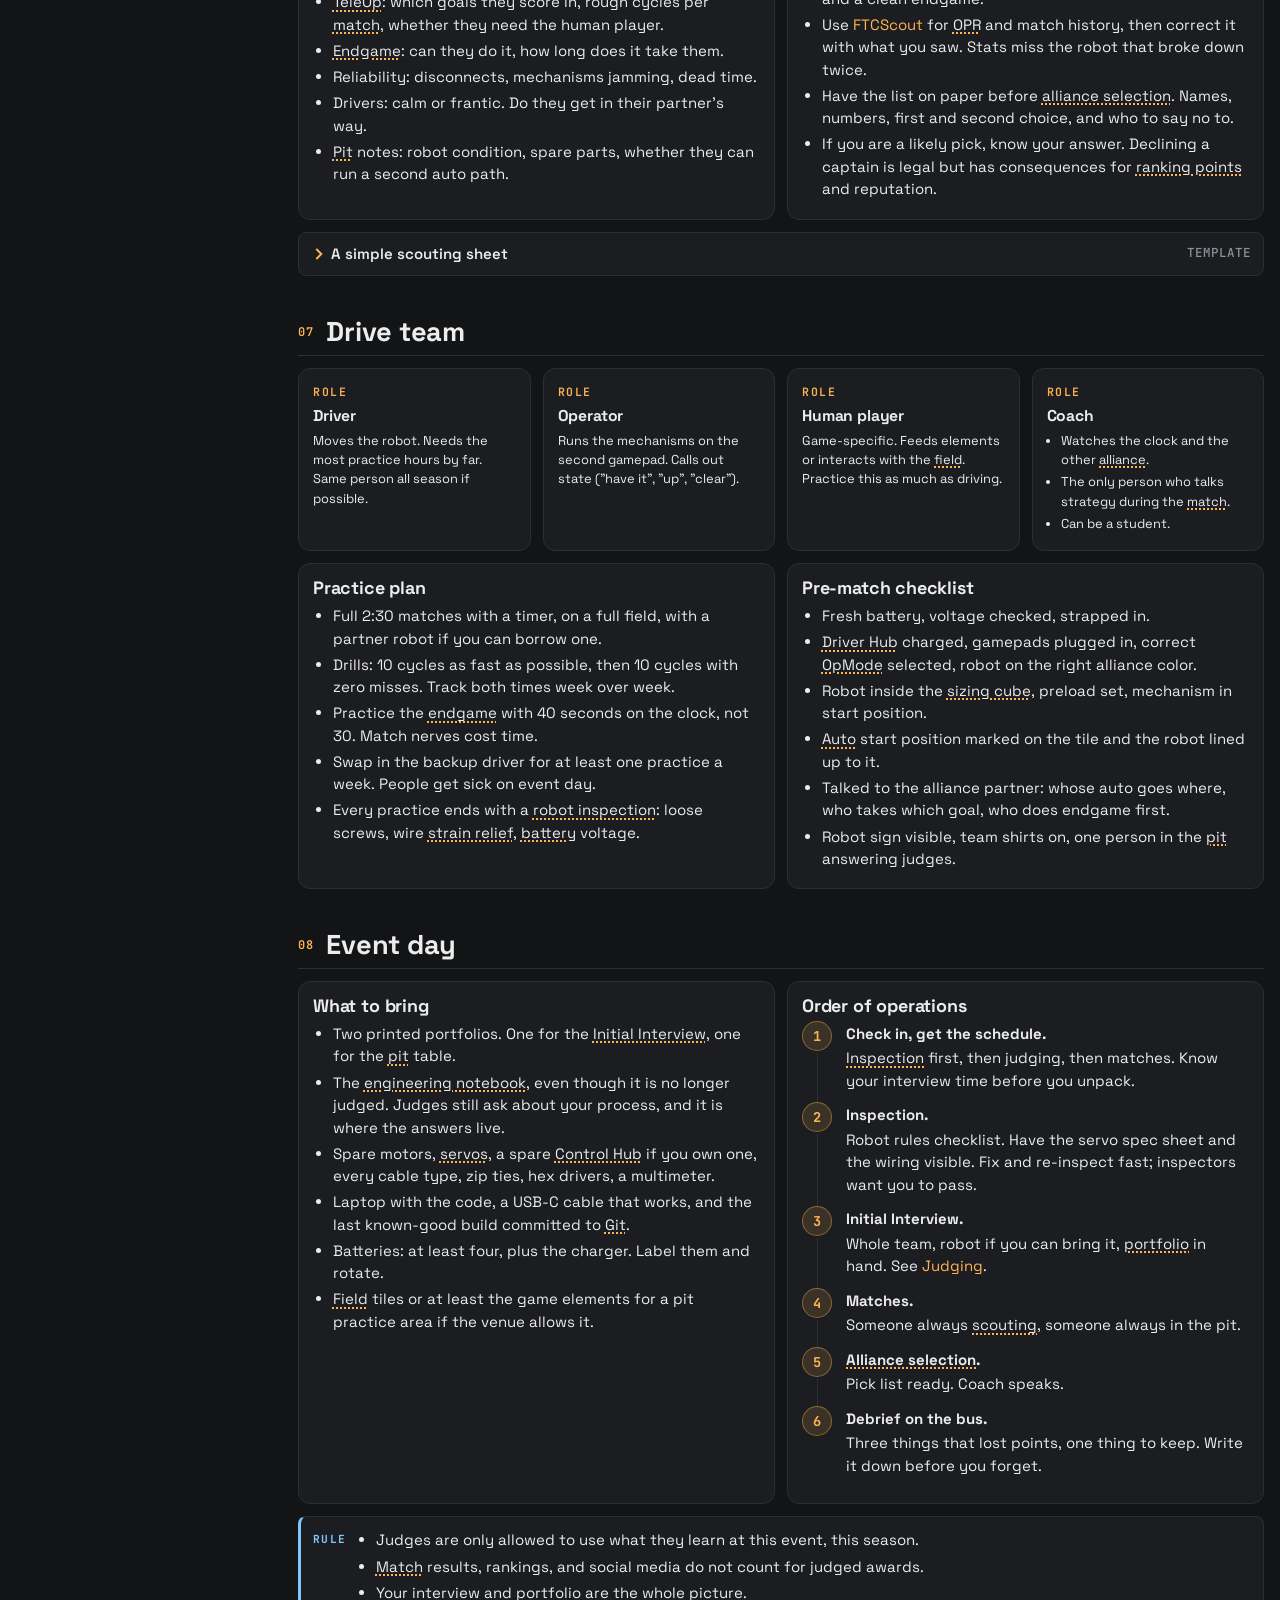
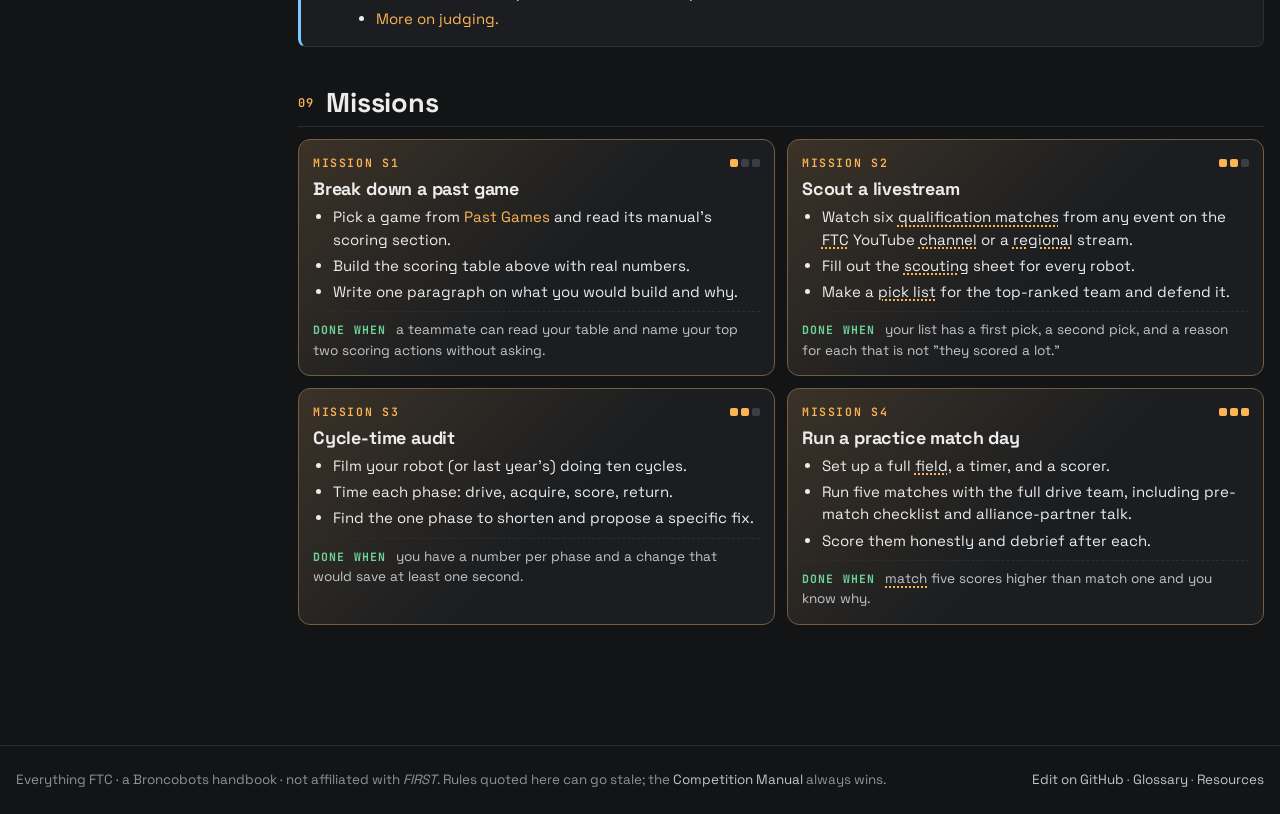
<file: season.html>
<!doctype html>
<html lang="en" data-theme="midnight" data-accent="rose" data-font="grotesk" data-density="comfortable" data-bg="grid">
<head>
<meta charset="utf-8">
<meta name="viewport" content="width=device-width, initial-scale=1">
<title>Season & Strategy · Everything FTC</title>
<meta name="description" content="How an FTC season runs, how to break down a new game at kickoff, cycle time math, scouting, drive team, and match-day checklists.">
<meta name="color-scheme" content="dark light">
<link rel="icon" href="assets/img/favicon.svg" type="image/svg+xml">
<link rel="preconnect" href="https://fonts.googleapis.com">
<link rel="preconnect" href="https://fonts.gstatic.com" crossorigin>
<link href="https://fonts.googleapis.com/css2?family=Space+Grotesk:wght@400;500;600;700&family=Inter:wght@400;500;600;700&family=JetBrains+Mono:wght@400;500;600&family=Atkinson+Hyperlegible:wght@400;700&family=Source+Serif+4:opsz,wght@8..60,400;8..60,600&display=swap" rel="stylesheet">
<link rel="stylesheet" href="assets/css/style.css">
<script>/* apply saved display settings before first paint */try{var s=JSON.parse(localStorage.getItem('ftc-handbook-settings')||'{}'),d={theme:'midnight',accent:'rose',font:'grotesk',density:'comfortable',bg:'grid'};for(var k in d){document.documentElement.setAttribute('data-'+k,s[k]||d[k]);}}catch(e){}</script>
</head>
<body>
<a class="skip" href="#main">Skip to content</a>
<header class="site-header">
  <div class="header-inner">
    <a class="brand" href="index.html"><span class="brand-mark">FTC</span><span>Everything FTC<small>Broncobots handbook</small></span></a>
    <div class="main-nav-wrap"><nav class="main-nav" id="main-nav" aria-label="Main"></nav></div>
    <div class="header-actions">
      <button class="icon-btn" type="button" data-open-search aria-label="Search"><svg viewBox="0 0 24 24" fill="none" stroke="currentColor" stroke-width="2" stroke-linecap="round"><circle cx="11" cy="11" r="7"/><path d="m20 20-3.5-3.5"/></svg><span class="txt">Search</span><kbd>/</kbd></button>
      <button class="icon-btn menu-btn" type="button" aria-expanded="false" aria-controls="main-nav" aria-label="Menu"><svg viewBox="0 0 24 24" fill="none" stroke="currentColor" stroke-width="2" stroke-linecap="round"><path d="M4 7h16M4 12h16M4 17h16"/></svg></button>
    </div>
  </div>
</header>
<div class="page">
  <aside class="sidebar" aria-label="On this page"></aside>
  <main class="content" id="main">
<div class="hero">
  <span class="eyebrow">Season &amp; Strategy</span>
  <h1>Read the game before you build the robot.</h1>
  <p class="lede">The teams that win are not the ones with the fanciest mechanism.</p><ul class="lede-list"><li>They are the ones who figured out, in the first week, exactly which points to go after and built the simplest robot that gets them.</li><li>This page is that first week, plus everything that follows it.</li></ul>
</div>

<section id="calendar">
  <h2>The 2026–27 calendar</h2>
  <p class="muted">Current season: <strong>BIOBUZZ presented by RTX</strong> (the <em>FIRST</em> CANOPY theme). Dates from FIRST's published season calendar; your region sets its own event dates inside these windows.</p>
  <ul class="timeline">
    <li><span class="when">Sept 12</span><div class="what"><strong>Kickoff</strong> Game animation, Competition Manual V1, field drawings, and the season SDK. <a href="https://www.youtube.com/watch?v=sUH3z5a5S9I">Game animation</a>.</div></li>
    <li><span class="when">Sept 28</span><div class="what"><strong>Team Q&amp;A opens</strong> Official rule questions. Answers there are binding. Search it before you ask.</div></li>
    <li><span class="when">Oct 19</span><div class="what"><strong>Earliest league meets and qualifiers</strong> Five weeks after kickoff. A driving robot with a reliable auto beats a half-built ambitious one.</div></li>
    <li><span class="when">Nov 16</span><div class="what"><strong>Region snapshot</strong> FIRST counts registered teams to set how many advance from each region.</div></li>
    <li><span class="when">Nov 30</span><div class="what"><strong>Earliest regional championships</strong> Most regions run theirs January through March.</div></li>
    <li><span class="when">Dec 15</span><div class="what"><strong>FIRST Leadership Award nominations due</strong> Two 10th or 11th graders per team. Start the essays in October.</div></li>
    <li><span class="when">Mar 21</span><div class="what"><strong>Last regional championship date</strong> for advancement to Houston.</div></li>
    <li><span class="when">Apr 28–May 1</span><div class="what"><strong>FIRST Championship</strong> George R. Brown Convention Center, Houston.</div></li>
  </ul>
  <details class="more">
    <summary>Where the dates come from <span class="hint">sources</span></summary>
    <div class="body">
      <ul class="links">
        <li><div><a href="https://ftc-resources.firstinspires.org/ftc/archive/2027/event/season-dates">Season dates (FIRST)</a><span class="d">The official calendar. Check it for changes.</span></div><span class="who">FIRST</span></li>
        <li><div><a href="https://ftc-resources.firstinspires.org/ftc/game/manual">Competition Manual</a><span class="d">Section 4 covers events and advancement.</span></div><span class="who">FIRST</span></li>
        <li><div><a href="https://ftc-events.firstinspires.org">ftc-events</a><span class="d">Your region's actual event list, schedules, and results.</span></div><span class="who">FIRST</span></li>
      </ul>
    </div>
  </details>
</section>

<section id="kickoff">
  <h2>Kickoff weekend: game analysis</h2>
  <div class="media rev"><div class="graphic wide" data-graphic="field"></div><div><ul class="compact"><li>The field is 3.66 × 3.66 m (12 × 12 ft) of 610 mm (24 in) foam tiles inside a low wall.</li><li>Field drawings drop at kickoff. Import the STEP into Onshape and measure from CAD, not from the animation.</li><li>Every distance in your cycle-time estimate comes from this square.</li></ul></div></div>
  <p class="muted">Do this before anyone opens Onshape. It takes one long afternoon and it saves a month.</p>
  <ol class="steps">
    <li><strong>Read the manual. The whole thing.</strong> Split the sections across the team, then everyone reads the game rules and robot rules themselves. Write down every number: point values, time limits, expansion limits, protected zones.</li>
    <li><strong>List every way to score.</strong> One row per scoring action. Points in auto, points in TeleOp, points in endgame. Note which ones need a human player and which need the alliance partner.</li>
    <li><strong>Estimate a cycle time for each.</strong> Walk the field drawing with a tape measure. A robot drives about 1 to 1.5 m/s (3–5 ft/s). Add pickup and place time. Be honest, then add 30 percent.</li>
    <li><strong>Compute points per second.</strong> Points divided by cycle time. Sort the table. The top two rows are your robot. Everything else is a bonus for later.</li>
    <li><strong>Check the constraints.</strong> Can a robot reach the high goal inside the expansion limit? How many game elements fit in the 18-inch cube at start? Is defense legal near the scoring zone?</li>
    <li><strong>Pick a strategy, then an architecture.</strong> "Cycle from the loading zone to the low goal, park in endgame" is a strategy. "Mecanum, two-stage slides, roller intake" is an architecture. Strategy first, always.</li>
    <li><strong>Write it in the notebook.</strong> The table, the reasoning, the rejected options. This becomes portfolio page 3 and the Think Award interview answer in one shot.</li>
  </ol>
  <div class="grid cols-2">
    <div class="card">
      <h3>The scoring table</h3>
      <p class="small muted">Blank template. Fill in from the manual on kickoff day.</p>
      <div class="tbl dense"><table>
        <thead><tr><th>Action</th><th class="num">Auto pts</th><th class="num">TeleOp pts</th><th class="num">Est. cycle (s)</th><th class="num">Pts / s</th><th>Needs</th></tr></thead>
        <tbody>
          <tr><td>Score element in low goal</td><td class="num">–</td><td class="num">–</td><td class="num">–</td><td class="num">–</td><td>intake, drive</td></tr>
          <tr><td>Score element in high goal</td><td class="num">–</td><td class="num">–</td><td class="num">–</td><td class="num">–</td><td>lift or launcher</td></tr>
          <tr><td>Endgame task</td><td class="num">–</td><td class="num">–</td><td class="num">–</td><td class="num">–</td><td>climb / park</td></tr>
          <tr><td>Auto-only bonus</td><td class="num">–</td><td class="num">–</td><td class="num">–</td><td class="num">–</td><td>localization</td></tr>
        </tbody>
      </table></div>
    </div>
    <div class="card">
      <h3>Questions that decide the robot</h3>
      <ul>
        <li>What is the single highest points-per-second action a simple robot can do?</li>
        <li>Where do game elements come from? Floor, human player, a dispenser? That decides the intake.</li>
        <li>How high is the highest goal worth building for? That decides lift type and expansion.</li>
        <li>What does a great auto score, and what sensors does it need?</li>
        <li>What does the endgame pay, and how much of TeleOp does it cost?</li>
        <li>Is there a task most teams will skip? That is where a mid-level team steals points.</li>
      </ul>
    </div>
  </div>
  <div class="callout tip"><span class="ico">Tip</span><div><ul><li>Watch last year's Worlds finals for any game and count cycles.</li><li>Top teams typically finish a cycle every 5 to 8 seconds.</li><li>That number is the target, and it tells you how fast your slides and intake really need to be.</li></ul></div></div>
</section>

<section id="cycle">
  <h2>Cycle time is the whole game</h2>
  <p class="muted">Two minutes of TeleOp. Every second you cut from a cycle shows up directly in the score.</p>
  <figure class="sim" data-sim="cycle-calc"></figure>
  <div class="grid cols-3">
    <div class="card"><span class="eyebrow">Where time goes</span><h4>Driving</h4><ul class="small compact"><li>Usually half the cycle.</li><li>Faster drivetrain gearing helps less than you think; a driver who does not overshoot helps more.</li><li>Holonomic drives save the turn-and-line-up time.</li></ul></div>
    <div class="card"><span class="eyebrow">Where time goes</span><h4>Acquiring</h4><ul class="small compact"><li>The intake.</li><li>A roller that grabs on contact is one second.</li><li>A claw that has to be aimed is three.</li><li>That difference is 20 elements a match.</li></ul></div>
    <div class="card"><span class="eyebrow">Where time goes</span><h4>Scoring</h4><ul class="small compact"><li>Lift travel and release.</li><li>Cascade slides and a fast release (a servo flap or a roller kick-out) keep this under two seconds.</li></ul></div>
  </div>
  <details class="more">
    <summary>Ways to buy back seconds <span class="hint">detail</span></summary>
    <div class="body">
      <ul>
        <li><strong>Do two things at once.</strong> Raise the lift while driving to the goal. Retract while driving back. This is code, not hardware, and it is the biggest single gain.</li>
        <li><strong>Automate the repeated motion.</strong> One button for "go to scoring height," one for "return home." Drivers should never hold a stick and watch a lift.</li>
        <li><strong>Sensors instead of eyes.</strong> A color or distance sensor in the intake stops the rollers automatically and tells the driver they have the element. No more looking.</li>
        <li><strong>Field-centric driving</strong> on holonomic drivetrains so the driver never has to think about which way the robot faces.</li>
        <li><strong>Shorten the path.</strong> Sometimes the lower goal, closer to the source, wins on points per second even though it pays less per element.</li>
      </ul>
    </div>
  </details>
</section>

<section id="strategies">
  <h2>Strategy archetypes</h2>
  <p class="muted">Most winning FTC robots are one of these. Pick one on purpose.</p>
  <div class="grid cols-2">
    <div class="card">
      <h3>The cycler</h3>
      <p class="small">Does one scoring task extremely fast and reliably, all match. Simple mechanisms, fast driver, tight code.</p>
      <div class="procon"><div class="pro"><span class="label">Good</span><ul><li>Highest ceiling for a mid-budget team</li><li>Easy to practice and tune</li><li>Reliability is built in</li></ul></div><div class="con"><span class="label">Watch</span><ul><li>Depends on a source of elements</li><li>Vulnerable to defense if legal</li></ul></div></div>
    </div>
    <div class="card">
      <h3>The specialist</h3>
      <ul class="small compact"><li>Owns one high-value task most teams cannot do (a hard endgame, a high goal, a tricky auto).</li><li>Pairs well with a cycler partner.</li></ul>
      <div class="procon"><div class="pro"><span class="label">Good</span><ul><li>Gets picked in alliance selection</li><li>Strong Innovate story</li></ul></div><div class="con"><span class="label">Watch</span><ul><li>All eggs in one mechanism</li><li>Hard to rank high in quals alone</li></ul></div></div>
    </div>
    <div class="card">
      <h3>The auto-heavy robot</h3>
      <p class="small">Scores most of its points in the first 30 seconds with localization and a fast autonomous, then plays support.</p>
      <div class="procon"><div class="pro"><span class="label">Good</span><ul><li>Control Award material</li><li>Consistent points before any driver mistakes</li></ul></div><div class="con"><span class="label">Watch</span><ul><li>Partner collisions ruin autos</li><li>Needs a coder with time</li></ul></div></div>
    </div>
    <div class="card">
      <h3>The everything robot</h3>
      <ul class="small compact"><li>Tries to do every task.</li><li>Almost never finished in time.</li><li>Only viable for veteran teams with a full pre-season of testing.</li></ul>
      <div class="procon"><div class="pro"><span class="label">Good</span><ul><li>Flexible in playoffs</li></ul></div><div class="con"><span class="label">Watch</span><ul><li>Everything is 80 percent done at the first event</li><li>Heavy, slow, complex to maintain</li><li>Two mechanisms fighting for the same space</li></ul></div></div>
    </div>
  </div>
</section>

<section id="build-plan">
  <h2>From strategy to a robot on the field</h2>
  <div class="grid cols-2">
    <div class="card">
      <h3>A schedule that works</h3>
      <ul class="timeline">
        <li><span class="when">Week 1</span><div class="what"><strong>Game analysis and strategy.</strong> Cardboard mockups of the two candidate mechanisms. Order long-lead parts (slides, motors, servos).</div></li>
        <li><span class="when">Week 2–3</span><div class="what"><strong>Drivetrain driving.</strong> Reuse last year's if it is sound. Code gets a real robot to test on. CAD the first mechanism.</div></li>
        <li><span class="when">Week 4–5</span><div class="what"><strong>Mechanism v1 on the robot.</strong> It will be ugly. Test it against the real field element for hours. Start the auto.</div></li>
        <li><span class="when">Week 6</span><div class="what"><strong>First event.</strong> Whatever works, works. Film every match. Portfolio draft one.</div></li>
        <li><span class="when">After</span><div class="what"><strong>Iterate.</strong> Fix the top two point-losers between events. Never redesign the whole robot mid-season.</div></li>
      </ul>
    </div>
    <div class="card">
      <h3>Decisions to make on purpose</h3>
      <dl class="kv">
        <dt>Drivetrain</dt><dd>Mecanum unless you have a specific reason. See <a href="design.html#drivetrains">Drivetrains</a>.</dd>
        <dt>Build system</dt><dd>goBILDA or REV, not both on the same robot. See <a href="manufacturing.html#systems">Build systems</a>.</dd>
        <dt>Motor budget</dt><dd>8 motors, 8 servos total. Four go to the drive. Plan the other four before you design.</dd>
        <dt>Sensors</dt><dd>Odometry for auto, a limit switch on every slide, a sensor in the intake. Decide now so the mounts exist.</dd>
        <dt>Software</dt><dd>Path-following library and code structure chosen in week 1 so hardware names and units match. See <a href="code.html">Code</a>.</dd>
        <dt>Who decides</dt><dd>One student lead per subsystem. Design reviews weekly, with the builders and coders in the room.</dd>
      </dl>
    </div>
  </div>
</section>

<section id="scouting">
  <h2>Scouting</h2>
  <p class="muted">You cannot pick a good alliance partner from memory. Write things down.</p>
  <div class="grid cols-2">
    <div class="card">
      <h3>What to record per team</h3>
      <ul>
        <li>Auto: what it scores, from which start position, how consistent (out of the matches you watched).</li>
        <li>TeleOp: which goals they score in, rough cycles per match, whether they need the human player.</li>
        <li>Endgame: can they do it, how long does it take them.</li>
        <li>Reliability: disconnects, mechanisms jamming, dead time.</li>
        <li>Drivers: calm or frantic. Do they get in their partner's way.</li>
        <li>Pit notes: robot condition, spare parts, whether they can run a second auto path.</li>
      </ul>
    </div>
    <div class="card">
      <h3>Making the pick list</h3>
      <ul>
        <li>Rank by what complements your robot, not by raw score. If you score high, you want a partner with a great auto and a clean endgame.</li>
        <li>Use <a href="https://ftcscout.org">FTCScout</a> for OPR and match history, then correct it with what you saw. Stats miss the robot that broke down twice.</li>
        <li>Have the list on paper before alliance selection. Names, numbers, first and second choice, and who to say no to.</li>
        <li>If you are a likely pick, know your answer. Declining a captain is legal but has consequences for ranking points and reputation.</li>
      </ul>
    </div>
  </div>
  <details class="more">
    <summary>A simple scouting sheet <span class="hint">template</span></summary>
    <div class="body">
      <div class="tbl dense"><table>
        <thead><tr><th>Team</th><th>Auto pts</th><th>Auto consistent?</th><th>TeleOp cycles</th><th>Goal</th><th>Endgame</th><th>Broke down?</th><th>Notes</th></tr></thead>
        <tbody><tr><td>####</td><td></td><td>Y / N</td><td></td><td>low / high</td><td>Y / N / slow</td><td></td><td></td></tr></tbody>
      </table></div>
      <p class="small muted">One row per team per match. Tally at lunch. A shared spreadsheet works; so does paper and a clipboard.</p>
    </div>
  </details>
</section>

<section id="drive-team">
  <h2>Drive team</h2>
  <div class="grid cols-4">
    <div class="card"><span class="eyebrow">Role</span><h4>Driver</h4><p class="small">Moves the robot. Needs the most practice hours by far. Same person all season if possible.</p></div>
    <div class="card"><span class="eyebrow">Role</span><h4>Operator</h4><p class="small">Runs the mechanisms on the second gamepad. Calls out state ("have it", "up", "clear").</p></div>
    <div class="card"><span class="eyebrow">Role</span><h4>Human player</h4><p class="small">Game-specific. Feeds elements or interacts with the field. Practice this as much as driving.</p></div>
    <div class="card"><span class="eyebrow">Role</span><h4>Coach</h4><ul class="small compact"><li>Watches the clock and the other alliance.</li><li>The only person who talks strategy during the match.</li><li>Can be a student.</li></ul></div>
  </div>
  <div class="grid cols-2">
    <div class="card">
      <h3>Practice plan</h3>
      <ul>
        <li>Full 2:30 matches with a timer, on a full field, with a partner robot if you can borrow one.</li>
        <li>Drills: 10 cycles as fast as possible, then 10 cycles with zero misses. Track both times week over week.</li>
        <li>Practice the endgame with 40 seconds on the clock, not 30. Match nerves cost time.</li>
        <li>Swap in the backup driver for at least one practice a week. People get sick on event day.</li>
        <li>Every practice ends with a robot inspection: loose screws, wire strain relief, battery voltage.</li>
      </ul>
    </div>
    <div class="card">
      <h3>Pre-match checklist</h3>
      <ul>
        <li>Fresh battery, voltage checked, strapped in.</li>
        <li>Driver Hub charged, gamepads plugged in, correct OpMode selected, robot on the right alliance color.</li>
        <li>Robot inside the sizing cube, preload set, mechanism in start position.</li>
        <li>Auto start position marked on the tile and the robot lined up to it.</li>
        <li>Talked to the alliance partner: whose auto goes where, who takes which goal, who does endgame first.</li>
        <li>Robot sign visible, team shirts on, one person in the pit answering judges.</li>
      </ul>
    </div>
  </div>
</section>

<section id="events">
  <h2>Event day</h2>
  <div class="grid cols-2">
    <div class="card">
      <h3>What to bring</h3>
      <ul>
        <li>Two printed portfolios. One for the Initial Interview, one for the pit table.</li>
        <li>The engineering notebook, even though it is no longer judged. Judges still ask about your process, and it is where the answers live.</li>
        <li>Spare motors, servos, a spare Control Hub if you own one, every cable type, zip ties, hex drivers, a multimeter.</li>
        <li>Laptop with the code, a USB-C cable that works, and the last known-good build committed to Git.</li>
        <li>Batteries: at least four, plus the charger. Label them and rotate.</li>
        <li>Field tiles or at least the game elements for a pit practice area if the venue allows it.</li>
      </ul>
    </div>
    <div class="card">
      <h3>Order of operations</h3>
      <ol class="steps">
        <li><strong>Check in, get the schedule.</strong> Inspection first, then judging, then matches. Know your interview time before you unpack.</li>
        <li><strong>Inspection.</strong> Robot rules checklist. Have the servo spec sheet and the wiring visible. Fix and re-inspect fast; inspectors want you to pass.</li>
        <li><strong>Initial Interview.</strong> Whole team, robot if you can bring it, portfolio in hand. See <a href="judging.html#interview">Judging</a>.</li>
        <li><strong>Matches.</strong> Someone always scouting, someone always in the pit.</li>
        <li><strong>Alliance selection.</strong> Pick list ready. Coach speaks.</li>
        <li><strong>Debrief on the bus.</strong> Three things that lost points, one thing to keep. Write it down before you forget.</li>
      </ol>
    </div>
  </div>
  <div class="callout rule"><span class="ico">Rule</span><div><ul><li>Judges are only allowed to use what they learn at this event, this season.</li><li>Match results, rankings, and social media do not count for judged awards.</li><li>Your interview and portfolio are the whole picture.</li><li><a href="judging.html">More on judging.</a></li></ul></div></div>
</section>

<section id="missions">
  <h2>Missions</h2>
  <div class="grid cols-2">
    <div class="mission">
      <div class="head"><span class="eyebrow">Mission S1</span><span class="lvl" title="difficulty 1 of 3"><i class="on"></i><i></i><i></i></span></div>
      <h3>Break down a past game</h3>
      <ul><li>Pick a game from <a href="history.html">Past Games</a> and read its manual's scoring section.</li><li>Build the scoring table above with real numbers.</li><li>Write one paragraph on what you would build and why.</li></ul>
      <div class="done"><strong>Done when</strong> a teammate can read your table and name your top two scoring actions without asking.</div>
    </div>
    <div class="mission">
      <div class="head"><span class="eyebrow">Mission S2</span><span class="lvl" title="difficulty 2 of 3"><i class="on"></i><i class="on"></i><i></i></span></div>
      <h3>Scout a livestream</h3>
      <ul><li>Watch six qualification matches from any event on the FTC YouTube channel or a regional stream.</li><li>Fill out the scouting sheet for every robot.</li><li>Make a pick list for the top-ranked team and defend it.</li></ul>
      <div class="done"><strong>Done when</strong> your list has a first pick, a second pick, and a reason for each that is not "they scored a lot."</div>
    </div>
    <div class="mission">
      <div class="head"><span class="eyebrow">Mission S3</span><span class="lvl" title="difficulty 2 of 3"><i class="on"></i><i class="on"></i><i></i></span></div>
      <h3>Cycle-time audit</h3>
      <ul><li>Film your robot (or last year's) doing ten cycles.</li><li>Time each phase: drive, acquire, score, return.</li><li>Find the one phase to shorten and propose a specific fix.</li></ul>
      <div class="done"><strong>Done when</strong> you have a number per phase and a change that would save at least one second.</div>
    </div>
    <div class="mission">
      <div class="head"><span class="eyebrow">Mission S4</span><span class="lvl" title="difficulty 3 of 3"><i class="on"></i><i class="on"></i><i class="on"></i></span></div>
      <h3>Run a practice match day</h3>
      <ul><li>Set up a full field, a timer, and a scorer.</li><li>Run five matches with the full drive team, including pre-match checklist and alliance-partner talk.</li><li>Score them honestly and debrief after each.</li></ul>
      <div class="done"><strong>Done when</strong> match five scores higher than match one and you know why.</div>
    </div>
  </div>
</section>
  </main>
</div>
<footer class="site-footer">
  <div class="inner">
    <span>Everything FTC · a Broncobots handbook · not affiliated with <em>FIRST</em>. Rules quoted here can go stale; the <a href="https://ftc-resources.firstinspires.org/ftc/game/manual">Competition Manual</a> always wins.</span>
    <span><a href="https://github.com/ElMagoCT/ftc-handbook">Edit on GitHub</a> · <a href="glossary.html">Glossary</a> · <a href="resources.html">Resources</a></span>
  </div>
</footer>
<script src="assets/js/glossary.js"></script>
<script src="assets/js/graphics.js"></script>
<script src="assets/js/sims.js"></script>
<script src="assets/js/app.js"></script>
</body>
</html>
</file>
<file: assets/css/style.css>
/* =========================================================
   FTC Handbook — design system
   Theme, density, font and background are data-attributes on <html>
   and are set by assets/js/app.js (saved in localStorage).
   ========================================================= */

/* ---------- 1. Tokens ---------- */
:root {
  /* type scale + spacing unit (density overrides) */
  --u: 8px;
  --fs: 15px;
  --lh: 1.5;
  --radius: 12px;
  --radius-sm: 8px;
  --maxw: 1180px;
  --side: 250px;

  /* fonts (font profile overrides) */
  --font-body: "Space Grotesk", "Inter", system-ui, -apple-system, "Segoe UI", sans-serif;
  --font-head: "Space Grotesk", "Inter", system-ui, sans-serif;
  --font-mono: "JetBrains Mono", ui-monospace, SFMono-Regular, Menlo, monospace;

  /* colors: default = midnight */
  --bg: #0d0e12;
  --bg-2: #101218;
  --surface: #15171e;
  --surface-2: #1c1f28;
  --surface-3: #232735;
  --border: #262a35;
  --border-2: #323747;
  --text: #e8e9ee;
  --text-2: #b6bac6;
  --muted: #8b90a0;
  --accent: #d59be6;
  --accent-ink: #1a0f1f;
  --accent-soft: rgba(213, 155, 230, 0.14);
  --accent-2: #7cc7ff;
  --ok: #6fd39a;
  --warn: #f2c56b;
  --bad: #f07a7a;
  --info: #7cc7ff;
  --grid-line: rgba(255, 255, 255, 0.045);
  --shadow: 0 10px 30px rgba(0, 0, 0, 0.45);
  --code-bg: #0b0c10;
  --selection: rgba(213, 155, 230, 0.3);
  color-scheme: dark;
}

/* Color profiles */
:root[data-theme="graphite"] {
  --bg: #131416; --bg-2: #171819; --surface: #1b1d20; --surface-2: #222528; --surface-3: #2a2e33;
  --border: #2b2f34; --border-2: #3a3f46; --text: #ececec; --text-2: #c2c5c9; --muted: #8e939a;
  --accent: #ffb454; --accent-ink: #1e1204; --accent-soft: rgba(255, 180, 84, 0.14); --accent-2: #8fd0ff;
  --grid-line: rgba(255, 255, 255, 0.04); --code-bg: #0f1012; --selection: rgba(255, 180, 84, 0.3);
}
:root[data-theme="ocean"] {
  --bg: #0a1220; --bg-2: #0d1627; --surface: #111c30; --surface-2: #16243c; --surface-3: #1c2d4a;
  --border: #1f2f4a; --border-2: #2b3f60; --text: #e6edf7; --text-2: #b7c4d8; --muted: #7f90ab;
  --accent: #5ee1c2; --accent-ink: #04211a; --accent-soft: rgba(94, 225, 194, 0.14); --accent-2: #ffb86b;
  --grid-line: rgba(140, 180, 255, 0.06); --code-bg: #07101c; --selection: rgba(94, 225, 194, 0.3);
}
:root[data-theme="paper"] {
  --bg: #f6f4ef; --bg-2: #f1eee7; --surface: #ffffff; --surface-2: #f6f3ec; --surface-3: #ece8df;
  --border: #e1dcd1; --border-2: #cfc8ba; --text: #1d1b18; --text-2: #46423b; --muted: #6f6a60;
  --accent: #7a3ea8; --accent-ink: #ffffff; --accent-soft: rgba(122, 62, 168, 0.1); --accent-2: #0b63c5;
  --ok: #1f8a4c; --warn: #a86a00; --bad: #c23b3b; --info: #0b63c5;
  --grid-line: rgba(0, 0, 0, 0.055); --shadow: 0 10px 30px rgba(40, 30, 10, 0.12); --code-bg: #f0ede6;
  --selection: rgba(122, 62, 168, 0.2); color-scheme: light;
}
:root[data-theme="daylight"] {
  --bg: #f4f6fa; --bg-2: #eef1f7; --surface: #ffffff; --surface-2: #f3f5f9; --surface-3: #e8ecf3;
  --border: #dde2ea; --border-2: #c7cfdb; --text: #15181e; --text-2: #3d434d; --muted: #68707e;
  --accent: #0b63c5; --accent-ink: #ffffff; --accent-soft: rgba(11, 99, 197, 0.1); --accent-2: #b8410e;
  --ok: #1f8a4c; --warn: #a86a00; --bad: #c23b3b; --info: #0b63c5;
  --grid-line: rgba(20, 40, 80, 0.06); --shadow: 0 10px 30px rgba(20, 30, 60, 0.12); --code-bg: #eef1f6;
  --selection: rgba(11, 99, 197, 0.2); color-scheme: light;
}
:root[data-theme="contrast"] {
  --bg: #000000; --bg-2: #000000; --surface: #0a0a0a; --surface-2: #141414; --surface-3: #1e1e1e;
  --border: #4a4a4a; --border-2: #6a6a6a; --text: #ffffff; --text-2: #e6e6e6; --muted: #bdbdbd;
  --accent: #ffd60a; --accent-ink: #000000; --accent-soft: rgba(255, 214, 10, 0.16); --accent-2: #4dd0ff;
  --ok: #4ade80; --warn: #fbbf24; --bad: #f87171; --info: #4dd0ff;
  --grid-line: rgba(255, 255, 255, 0.08); --code-bg: #000; --selection: rgba(255, 214, 10, 0.35);
}

/* Accent overrides (independent of theme) */
:root[data-accent="rose"]   { --accent: #d59be6; --accent-soft: rgba(213,155,230,.14); --accent-ink:#1a0f1f; }
:root[data-accent="sky"]    { --accent: #7cc7ff; --accent-soft: rgba(124,199,255,.14); --accent-ink:#06182a; }
:root[data-accent="mint"]   { --accent: #6fe0b6; --accent-soft: rgba(111,224,182,.14); --accent-ink:#04211a; }
:root[data-accent="amber"]  { --accent: #ffb454; --accent-soft: rgba(255,180,84,.14);  --accent-ink:#1e1204; }
:root[data-accent="lime"]   { --accent: #c6e35a; --accent-soft: rgba(198,227,90,.14);  --accent-ink:#131a02; }
:root[data-accent="coral"]  { --accent: #ff8f7a; --accent-soft: rgba(255,143,122,.14); --accent-ink:#240a05; }
:root[data-theme="paper"][data-accent="rose"], :root[data-theme="daylight"][data-accent="rose"]   { --accent:#9b3fc0; --accent-ink:#fff; --accent-soft: rgba(155,63,192,.1); }
:root[data-theme="paper"][data-accent="sky"], :root[data-theme="daylight"][data-accent="sky"]     { --accent:#0b63c5; --accent-ink:#fff; --accent-soft: rgba(11,99,197,.1); }
:root[data-theme="paper"][data-accent="mint"], :root[data-theme="daylight"][data-accent="mint"]   { --accent:#0f8a63; --accent-ink:#fff; --accent-soft: rgba(15,138,99,.1); }
:root[data-theme="paper"][data-accent="amber"], :root[data-theme="daylight"][data-accent="amber"] { --accent:#b8640a; --accent-ink:#fff; --accent-soft: rgba(184,100,10,.1); }
:root[data-theme="paper"][data-accent="lime"], :root[data-theme="daylight"][data-accent="lime"]   { --accent:#5f7d00; --accent-ink:#fff; --accent-soft: rgba(95,125,0,.1); }
:root[data-theme="paper"][data-accent="coral"], :root[data-theme="daylight"][data-accent="coral"] { --accent:#c8442b; --accent-ink:#fff; --accent-soft: rgba(200,68,43,.1); }

/* Font profiles */
:root[data-font="inter"]   { --font-body: "Inter", system-ui, sans-serif; --font-head: "Inter", system-ui, sans-serif; }
:root[data-font="legible"] { --font-body: "Atkinson Hyperlegible", system-ui, sans-serif; --font-head: "Atkinson Hyperlegible", system-ui, sans-serif; --lh: 1.6; }
:root[data-font="serif"]   { --font-body: "Source Serif 4", Georgia, serif; --font-head: "Space Grotesk", system-ui, sans-serif; --lh: 1.6; }
:root[data-font="mono"]    { --font-body: "JetBrains Mono", ui-monospace, monospace; --font-head: "JetBrains Mono", ui-monospace, monospace; --fs: 14px; }
:root[data-font="system"]  { --font-body: system-ui, -apple-system, "Segoe UI", Roboto, sans-serif; --font-head: system-ui, -apple-system, "Segoe UI", Roboto, sans-serif; }

/* Density */
:root[data-density="compact"]  { --u: 6px; --fs: 14px; --lh: 1.4; --radius: 8px; --radius-sm: 6px; }
:root[data-density="spacious"] { --u: 11px; --fs: 16.5px; --lh: 1.65; --radius: 14px; --radius-sm: 10px; }

/* ---------- 2. Base ---------- */
*, *::before, *::after { box-sizing: border-box; }
html { scroll-behavior: smooth; -webkit-text-size-adjust: 100%; }
html:focus-within { scroll-behavior: smooth; }
@media (prefers-reduced-motion: reduce) { html { scroll-behavior: auto; } *, *::before, *::after { animation-duration: 0.001s !important; transition-duration: 0.001s !important; } }

body {
  margin: 0;
  background: var(--bg);
  color: var(--text);
  font-family: var(--font-body);
  font-size: var(--fs);
  line-height: var(--lh);
  -webkit-font-smoothing: antialiased;
  min-height: 100vh;
  position: relative;
}
::selection { background: var(--selection); }

/* Background styles */
body::before {
  content: ""; position: fixed; inset: 0; z-index: -1; pointer-events: none;
  background-color: var(--bg);
}
:root[data-bg="grid"] body::before {
  background-image:
    linear-gradient(var(--grid-line) 1px, transparent 1px),
    linear-gradient(90deg, var(--grid-line) 1px, transparent 1px);
  background-size: 40px 40px;
}
:root[data-bg="dots"] body::before {
  background-image: radial-gradient(var(--grid-line) 1.3px, transparent 1.3px);
  background-size: 22px 22px;
}
:root[data-bg="blueprint"] body::before {
  background-image:
    linear-gradient(var(--grid-line) 1px, transparent 1px),
    linear-gradient(90deg, var(--grid-line) 1px, transparent 1px),
    linear-gradient(var(--grid-line) 1px, transparent 1px),
    linear-gradient(90deg, var(--grid-line) 1px, transparent 1px);
  background-size: 120px 120px, 120px 120px, 24px 24px, 24px 24px;
  opacity: 1;
}
:root[data-bg="glow"] body::before {
  background-image:
    radial-gradient(60vw 40vh at 15% 0%, var(--accent-soft), transparent 70%),
    radial-gradient(50vw 40vh at 100% 100%, color-mix(in srgb, var(--accent-2) 12%, transparent), transparent 70%);
}
:root[data-bg="plain"] body::before { background-image: none; }

h1, h2, h3, h4 { font-family: var(--font-head); line-height: 1.15; letter-spacing: -0.01em; margin: 0; color: var(--text); font-weight: 700; }
h1 { font-size: clamp(1.9rem, 3.2vw, 2.6rem); letter-spacing: -0.02em; }
h2 { font-size: clamp(1.35rem, 2.2vw, 1.7rem); scroll-margin-top: calc(var(--u) * 10); }
h3 { font-size: 1.12rem; scroll-margin-top: calc(var(--u) * 10); }
h4 { font-size: 0.98rem; }
p { margin: 0 0 calc(var(--u) * 1.25); }
p:last-child { margin-bottom: 0; }
a { color: var(--accent); text-decoration: none; }
a:hover { text-decoration: underline; text-underline-offset: 2px; }
strong { color: var(--text); }
small { color: var(--muted); }
ul, ol { margin: 0 0 var(--u); padding-left: 1.3em; }
li { margin: 0 0 calc(var(--u) * 0.45); }
li > ul, li > ol { margin-top: calc(var(--u) * 0.4); }
hr { border: 0; border-top: 1px solid var(--border); margin: calc(var(--u) * 3) 0; }
img, svg, video { max-width: 100%; }
figure { margin: 0; }
code, kbd, pre { font-family: var(--font-mono); font-size: 0.9em; }
code { background: var(--surface-2); border: 1px solid var(--border); padding: 0.08em 0.4em; border-radius: 5px; color: var(--text); }
kbd { background: var(--surface-3); border: 1px solid var(--border-2); border-bottom-width: 2px; padding: 0.05em 0.45em; border-radius: 5px; font-size: 0.82em; }
pre { background: var(--code-bg); border: 1px solid var(--border); border-radius: var(--radius-sm); padding: calc(var(--u) * 1.5); overflow-x: auto; margin: 0 0 var(--u); line-height: 1.45; position: relative; }
pre code { background: none; border: 0; padding: 0; font-size: 0.86rem; }
.copy-btn { position: absolute; top: 6px; right: 6px; font: 600 11px var(--font-mono); letter-spacing: 0.06em; text-transform: uppercase; color: var(--muted); background: var(--surface-2); border: 1px solid var(--border); border-radius: 6px; padding: 3px 8px; cursor: pointer; opacity: 0; transition: opacity .15s; }
pre:hover .copy-btn, .copy-btn:focus { opacity: 1; }
.copy-btn:hover { color: var(--text); }

.mono, .eyebrow, .label { font-family: var(--font-mono); text-transform: uppercase; letter-spacing: 0.14em; font-size: 0.72rem; color: var(--accent); font-weight: 600; }
.label { color: var(--muted); }
.muted { color: var(--muted); }
.small { font-size: 0.86em; }
.skip { position: absolute; left: -999px; top: 8px; background: var(--accent); color: var(--accent-ink); padding: 8px 12px; border-radius: 8px; z-index: 200; }
.skip:focus { left: 8px; }
:focus-visible { outline: 2px solid var(--accent); outline-offset: 2px; border-radius: 4px; }
.sr-only { position: absolute; width: 1px; height: 1px; overflow: hidden; clip: rect(0 0 0 0); white-space: nowrap; }

/* ---------- 3. Header / nav ---------- */
.site-header {
  position: sticky; top: 0; z-index: 50;
  background: color-mix(in srgb, var(--bg) 82%, transparent);
  backdrop-filter: blur(12px); -webkit-backdrop-filter: blur(12px);
  border-bottom: 1px solid var(--border);
}
.header-inner { max-width: calc(var(--maxw) + var(--side) + 60px); margin: 0 auto; padding: 0 calc(var(--u) * 2); height: 56px; display: flex; align-items: center; gap: calc(var(--u) * 1.5); }
.brand { display: flex; align-items: center; gap: 10px; color: var(--text); font-weight: 700; font-family: var(--font-head); letter-spacing: -0.01em; white-space: nowrap; }
.brand:hover { text-decoration: none; }
.brand-mark { width: 28px; height: 28px; border-radius: 8px; background: var(--accent); color: var(--accent-ink); display: grid; place-items: center; font: 800 12px var(--font-mono); letter-spacing: 0; }
.brand small { display: block; font-size: 0.68rem; color: var(--muted); font-weight: 500; letter-spacing: 0.08em; text-transform: uppercase; line-height: 1; margin-top: 2px; font-family: var(--font-mono); }
.main-nav { display: flex; gap: 2px; margin-left: calc(var(--u) * 1); flex: 1; overflow-x: auto; scrollbar-width: none; }
.main-nav::-webkit-scrollbar { display: none; }
.main-nav a { color: var(--text-2); padding: 7px 10px; border-radius: 8px; font-size: 0.9rem; font-weight: 500; white-space: nowrap; }
.main-nav a:hover { background: var(--surface-2); color: var(--text); text-decoration: none; }
.main-nav a[aria-current="page"] { color: var(--accent); background: var(--accent-soft); }
.header-actions { display: flex; gap: 6px; margin-left: auto; align-items: center; }
.icon-btn { display: inline-flex; align-items: center; gap: 8px; height: 36px; padding: 0 10px; border-radius: 9px; border: 1px solid var(--border); background: var(--surface); color: var(--text-2); cursor: pointer; font: inherit; font-size: 0.86rem; }
.icon-btn:hover { border-color: var(--border-2); color: var(--text); background: var(--surface-2); }
.icon-btn svg { width: 17px; height: 17px; }
.icon-btn kbd { font-size: 0.7rem; padding: 0 5px; }
.menu-btn { display: none; }

/* ---------- 4. Layout ---------- */
.page { max-width: calc(var(--maxw) + var(--side) + 60px); margin: 0 auto; padding: calc(var(--u) * 3) calc(var(--u) * 2) calc(var(--u) * 10); display: grid; grid-template-columns: var(--side) minmax(0, 1fr); gap: calc(var(--u) * 4); align-items: start; }
.page.no-side { grid-template-columns: minmax(0, 1fr); max-width: var(--maxw); }
.sidebar { position: sticky; top: calc(56px + var(--u) * 2); max-height: calc(100vh - 56px - var(--u) * 4); overflow: auto; padding-right: 6px; scrollbar-width: thin; }
.toc-title { margin: 0 0 8px; }
.toc { list-style: none; padding: 0; margin: 0; border-left: 1px solid var(--border); }
.toc li { margin: 0; }
.toc a { display: block; padding: 5px 10px 5px 12px; color: var(--muted); font-size: 0.86rem; border-left: 2px solid transparent; margin-left: -1px; line-height: 1.3; }
.toc a:hover { color: var(--text); text-decoration: none; }
.toc a.active { color: var(--accent); border-left-color: var(--accent); }
.toc .lvl3 a { padding-left: 24px; font-size: 0.8rem; }
.toc-tools { display: flex; gap: 6px; margin-top: 12px; flex-wrap: wrap; }
.toc-tools button { font: 500 0.75rem var(--font-body); color: var(--muted); background: transparent; border: 1px solid var(--border); border-radius: 7px; padding: 4px 8px; cursor: pointer; }
.toc-tools button:hover { color: var(--text); border-color: var(--border-2); }
.content { min-width: 0; }
.content > section { margin-bottom: calc(var(--u) * 5); }
.content > section > h2 { display: flex; align-items: center; gap: 12px; margin-bottom: calc(var(--u) * 1.5); padding-bottom: calc(var(--u) * 1); border-bottom: 1px solid var(--border); }
.content > section > h2 .num { font: 600 0.75rem var(--font-mono); color: var(--accent); letter-spacing: 0.1em; }
.content h3 { margin: calc(var(--u) * 2.5) 0 var(--u); }
.content h3:first-child { margin-top: 0; }
.lede { font-size: 1.08rem; color: var(--text-2); max-width: 62ch; }

/* hero */
.hero { padding: calc(var(--u) * 2) 0 calc(var(--u) * 3); border-bottom: 1px solid var(--border); margin-bottom: calc(var(--u) * 4); }
.hero .eyebrow { margin-bottom: 10px; display: block; }
.hero h1 { max-width: 20ch; }
.hero .lede { margin-top: calc(var(--u) * 1.5); }
.hero-row { display: flex; flex-wrap: wrap; gap: calc(var(--u) * 3); align-items: flex-end; justify-content: space-between; }
.hero-meta { display: flex; gap: 8px; flex-wrap: wrap; }

/* ---------- 5. Components ---------- */
.grid { display: grid; gap: calc(var(--u) * 1.5); grid-template-columns: repeat(auto-fit, minmax(min(100%, 250px), 1fr)); margin-bottom: calc(var(--u) * 1.5); }
.grid.cols-2 { grid-template-columns: repeat(auto-fit, minmax(min(100%, 320px), 1fr)); }
.grid.cols-3 { grid-template-columns: repeat(auto-fit, minmax(min(100%, 220px), 1fr)); }
.grid.cols-4 { grid-template-columns: repeat(auto-fit, minmax(min(100%, 170px), 1fr)); }
.grid.tight { gap: var(--u); }

.card { background: var(--surface); border: 1px solid var(--border); border-radius: var(--radius); padding: calc(var(--u) * 1.75); position: relative; min-width: 0; }
.card.pad-0 { padding: 0; overflow: hidden; }
.card h3, .card h4 { margin: 0 0 6px; }
.card .eyebrow, .card .label { display: block; margin-bottom: 6px; }
.card > :last-child { margin-bottom: 0; }
.card.link { transition: border-color .15s, transform .15s; }
.card.link:hover { border-color: var(--accent); transform: translateY(-1px); }
.card.link a.cover { position: absolute; inset: 0; border-radius: inherit; }
.card.accent { border-color: color-mix(in srgb, var(--accent) 45%, var(--border)); background: linear-gradient(180deg, var(--accent-soft), transparent 60%), var(--surface); }
.card.big { padding: calc(var(--u) * 2.5); }
.card img { display: block; width: 100%; border-radius: var(--radius-sm); }
.card .fig { aspect-ratio: 4 / 3; background: var(--surface-2); border-radius: var(--radius-sm); overflow: hidden; margin-bottom: 10px; display: grid; place-items: center; }
.card .fig img { height: 100%; width: 100%; object-fit: cover; border-radius: 0; }
.card .fig.contain img { object-fit: contain; }
.card-row { display: flex; align-items: baseline; justify-content: space-between; gap: 10px; }
.arrow { width: 34px; height: 34px; border-radius: 50%; border: 1.5px solid var(--accent); color: var(--accent); display: grid; place-items: center; flex: none; }

/* stat tiles */
.stats { display: grid; gap: var(--u); grid-template-columns: repeat(auto-fit, minmax(min(100%, 150px), 1fr)); margin-bottom: calc(var(--u) * 1.5); }
.stat { background: var(--surface); border: 1px solid var(--border); border-radius: var(--radius-sm); padding: calc(var(--u) * 1.25) calc(var(--u) * 1.5); }
.stat .v { font: 700 1.5rem var(--font-head); letter-spacing: -0.02em; color: var(--text); line-height: 1.1; }
.stat .v small { font-size: 0.85rem; color: var(--muted); font-weight: 500; }
.stat .k { color: var(--muted); font-size: 0.8rem; margin-top: 4px; }

/* chips / tags */
.chips { display: flex; flex-wrap: wrap; gap: 6px; margin: 0 0 var(--u); }
.chip { display: inline-flex; align-items: center; gap: 6px; padding: 4px 10px; border-radius: 999px; border: 1px solid var(--border); background: var(--surface-2); color: var(--text-2); font-size: 0.78rem; font-weight: 500; white-space: nowrap; }
.chip.acc { border-color: color-mix(in srgb, var(--accent) 50%, var(--border)); color: var(--accent); background: var(--accent-soft); }
.chip.ok { color: var(--ok); border-color: color-mix(in srgb, var(--ok) 40%, var(--border)); }
.chip.warn { color: var(--warn); border-color: color-mix(in srgb, var(--warn) 40%, var(--border)); }
.chip.bad { color: var(--bad); border-color: color-mix(in srgb, var(--bad) 40%, var(--border)); }
.chip.info { color: var(--info); border-color: color-mix(in srgb, var(--info) 40%, var(--border)); }
button.chip { cursor: pointer; font-family: inherit; }
button.chip:hover { border-color: var(--border-2); color: var(--text); }
button.chip[aria-pressed="true"] { border-color: var(--accent); color: var(--accent); background: var(--accent-soft); }

/* callouts */
.callout { display: grid; grid-template-columns: auto 1fr; gap: 12px; padding: calc(var(--u) * 1.5); border-radius: var(--radius-sm); border: 1px solid var(--border); background: var(--surface); margin: 0 0 calc(var(--u) * 1.5); border-left-width: 3px; }
.callout .ico { font: 700 0.7rem var(--font-mono); letter-spacing: 0.12em; text-transform: uppercase; padding-top: 3px; white-space: nowrap; }
.callout > div > :last-child { margin-bottom: 0; }
.callout.tip { border-left-color: var(--ok); } .callout.tip .ico { color: var(--ok); }
.callout.warn { border-left-color: var(--warn); } .callout.warn .ico { color: var(--warn); }
.callout.rule { border-left-color: var(--info); } .callout.rule .ico { color: var(--info); }
.callout.story { border-left-color: var(--accent); background: linear-gradient(90deg, var(--accent-soft), transparent 40%), var(--surface); } .callout.story .ico { color: var(--accent); }
.callout.bad { border-left-color: var(--bad); } .callout.bad .ico { color: var(--bad); }

/* dropdowns */
details.more { border: 1px solid var(--border); border-radius: var(--radius-sm); background: var(--surface); margin: 0 0 var(--u); overflow: clip; }
details.more > summary { list-style: none; cursor: pointer; padding: calc(var(--u) * 1.25) calc(var(--u) * 1.5); display: flex; align-items: center; gap: 10px; font-weight: 600; color: var(--text); user-select: none; }
details.more > summary::-webkit-details-marker { display: none; }
details.more > summary::before { content: ""; width: 8px; height: 8px; border-right: 2px solid var(--accent); border-bottom: 2px solid var(--accent); transform: rotate(-45deg); transition: transform .18s; flex: none; margin-left: 2px; }
details.more[open] > summary::before { transform: rotate(45deg); }
details.more > summary:hover { background: var(--surface-2); }
details.more > summary .hint { margin-left: auto; color: var(--muted); font-weight: 500; font-size: 0.78rem; font-family: var(--font-mono); text-transform: uppercase; letter-spacing: 0.08em; }
details.more > .body { padding: 0 calc(var(--u) * 1.5) calc(var(--u) * 1.5); border-top: 1px solid var(--border); padding-top: calc(var(--u) * 1.25); }
details.more > .body > :last-child { margin-bottom: 0; }
details.more.quiet { background: transparent; border-style: dashed; }
details.more.inline { display: inline-block; }
.card details.more { margin-top: var(--u); }

/* tables */
.tbl { overflow-x: auto; border: 1px solid var(--border); border-radius: var(--radius-sm); margin: 0 0 calc(var(--u) * 1.5); background: var(--surface); -webkit-overflow-scrolling: touch; }
table { border-collapse: collapse; width: 100%; font-size: 0.9rem; }
th, td { text-align: left; padding: 9px 12px; border-bottom: 1px solid var(--border); vertical-align: top; }
th { font: 600 0.72rem var(--font-mono); text-transform: uppercase; letter-spacing: 0.1em; color: var(--muted); background: var(--surface-2); position: sticky; top: 0; white-space: nowrap; }
tr:last-child td { border-bottom: 0; }
tbody tr:hover td { background: color-mix(in srgb, var(--surface-2) 60%, transparent); }
td.num, th.num { text-align: right; font-variant-numeric: tabular-nums; }
.tbl.dense th, .tbl.dense td { padding: 6px 10px; font-size: 0.84rem; }
td .ok { color: var(--ok); } td .bad { color: var(--bad); } td .warn { color: var(--warn); }

/* pro / con */
.procon { display: grid; grid-template-columns: repeat(auto-fit, minmax(min(100%, 200px), 1fr)); gap: var(--u); margin: var(--u) 0; }
.procon ul { list-style: none; padding: 0; margin: 0; }
.procon li { padding-left: 18px; position: relative; font-size: 0.9rem; }
.procon li::before { position: absolute; left: 0; top: 0; font-weight: 700; }
.procon .pro li::before { content: "+"; color: var(--ok); }
.procon .con li::before { content: "–"; color: var(--bad); }
.procon .label { margin-bottom: 4px; display: block; }

/* steps */
.steps { list-style: none; counter-reset: step; padding: 0; margin: 0 0 calc(var(--u) * 1.5); }
.steps > li { counter-increment: step; position: relative; padding: 0 0 calc(var(--u) * 1.5) 44px; margin: 0; }
.steps > li::before { content: counter(step); position: absolute; left: 0; top: -2px; width: 30px; height: 30px; border-radius: 50%; background: var(--accent-soft); color: var(--accent); border: 1px solid color-mix(in srgb, var(--accent) 40%, transparent); display: grid; place-items: center; font: 700 0.85rem var(--font-mono); }
.steps > li:not(:last-child)::after { content: ""; position: absolute; left: 14.5px; top: 30px; bottom: 0; width: 1px; background: var(--border); }
.steps > li > strong { display: block; margin-bottom: 2px; }

/* missions */
.mission { border: 1px solid color-mix(in srgb, var(--accent) 35%, var(--border)); background: linear-gradient(135deg, var(--accent-soft), transparent 55%), var(--surface); border-radius: var(--radius); padding: calc(var(--u) * 1.75); position: relative; }
.mission .head { display: flex; align-items: center; gap: 10px; margin-bottom: 8px; flex-wrap: wrap; }
.mission .head .eyebrow { margin: 0; }
.mission .lvl { margin-left: auto; display: inline-flex; gap: 3px; }
.mission .lvl i { width: 8px; height: 8px; border-radius: 2px; background: var(--border-2); display: inline-block; }
.mission .lvl i.on { background: var(--accent); }
.mission h3, .mission h4 { margin: 0 0 6px; }
.mission ul { margin-bottom: 6px; }
.mission .done { font-size: 0.85rem; color: var(--text-2); border-top: 1px dashed var(--border); padding-top: 8px; margin-top: 8px; }
.mission .done strong { color: var(--ok); font-family: var(--font-mono); font-size: 0.72rem; letter-spacing: 0.1em; text-transform: uppercase; margin-right: 6px; }

/* timeline */
.timeline { list-style: none; padding: 0; margin: 0 0 calc(var(--u) * 1.5); display: grid; gap: 0; }
.timeline li { display: grid; grid-template-columns: 110px 1fr; gap: 14px; padding: 8px 0; border-left: 0; position: relative; }
.timeline li .when { font: 600 0.75rem var(--font-mono); color: var(--accent); letter-spacing: 0.06em; text-transform: uppercase; padding-top: 3px; }
.timeline li .what strong { display: block; }
.timeline li .what { border-left: 1px solid var(--border); padding-left: 14px; position: relative; }
.timeline li .what::before { content: ""; position: absolute; left: -4.5px; top: 8px; width: 8px; height: 8px; border-radius: 50%; background: var(--accent); }

/* glossary term + popover */
dfn.term, .term { font-style: normal; color: inherit; text-decoration: underline dotted var(--accent); text-decoration-thickness: 1.5px; text-underline-offset: 3px; cursor: help; border-radius: 3px; }
dfn.term:hover, .term:hover { background: var(--accent-soft); }
.popover {
  position: fixed; z-index: 120; width: min(420px, calc(100vw - 24px));
  background: var(--surface); border: 1px solid var(--border-2); border-radius: 16px; box-shadow: var(--shadow);
  padding: 18px 20px 20px; display: none; animation: pop .14s ease-out;
}
.popover.open { display: block; }
@keyframes pop { from { transform: translateY(4px) scale(.98); } to { transform: none; } }
.popover .eyebrow { margin: 0 0 8px; display: block; }
.popover h4 { font-size: 1.25rem; margin: 0 0 8px; }
.popover p { color: var(--text-2); font-size: 1rem; margin: 0; }
.popover .also { margin-top: 10px; font-size: 0.8rem; color: var(--muted); }
.popover .also a { margin-right: 8px; }
.popover .close { position: absolute; top: 12px; right: 12px; width: 30px; height: 30px; border-radius: 8px; border: 0; background: transparent; color: var(--muted); cursor: pointer; font-size: 18px; line-height: 1; }
.popover .close:hover { background: var(--surface-2); color: var(--text); }

/* figures / sims */
figure.sim { background: var(--surface); border: 1px solid var(--border); border-radius: var(--radius); padding: calc(var(--u) * 1.5); margin: 0 0 calc(var(--u) * 1.5); }
figure.sim .stage { background: var(--bg-2); border: 1px solid var(--border); border-radius: var(--radius-sm); overflow: hidden; display: grid; place-items: center; }
figure.sim svg { display: block; width: 100%; height: auto; }
figure.sim figcaption { color: var(--muted); font-size: 0.84rem; margin-top: 10px; }
figure.sim .controls { display: flex; flex-wrap: wrap; gap: 10px 18px; margin-top: 12px; align-items: center; }
figure.sim label { display: inline-flex; flex-direction: column; gap: 3px; font-size: 0.8rem; color: var(--muted); min-width: 130px; }
figure.sim label b { color: var(--text); font-weight: 600; font-family: var(--font-mono); font-size: 0.78rem; }
figure.sim input[type="range"] { accent-color: var(--accent); width: 100%; }
figure.sim select, figure.sim input[type="number"] { font: inherit; background: var(--surface-2); color: var(--text); border: 1px solid var(--border); border-radius: 7px; padding: 5px 8px; }
figure.sim .btns { display: flex; gap: 6px; flex-wrap: wrap; }
figure.sim .btns button, .btn { font: 500 0.82rem var(--font-body); background: var(--surface-2); border: 1px solid var(--border); color: var(--text-2); padding: 6px 11px; border-radius: 8px; cursor: pointer; }
figure.sim .btns button:hover, .btn:hover { border-color: var(--border-2); color: var(--text); text-decoration: none; }
figure.sim .btns button[aria-pressed="true"], .btn.primary { background: var(--accent); color: var(--accent-ink); border-color: var(--accent); }
.readout { display: grid; grid-template-columns: repeat(auto-fit, minmax(110px, 1fr)); gap: 8px; margin-top: 12px; }
.readout div { background: var(--surface-2); border: 1px solid var(--border); border-radius: 8px; padding: 8px 10px; }
.readout .k { font: 600 0.66rem var(--font-mono); text-transform: uppercase; letter-spacing: 0.1em; color: var(--muted); }
.readout .v { font: 700 1.05rem var(--font-head); color: var(--text); }
.sim-svg text { font-family: var(--font-mono); fill: var(--text-2); font-size: 11px; }
.sim-svg .t-acc { fill: var(--accent); }
.sim-svg .t-muted { fill: var(--muted); }
.sim-svg .stroke { stroke: var(--text-2); fill: none; }
.sim-svg .acc { stroke: var(--accent); }
.sim-svg .fill-acc { fill: var(--accent); }
.sim-svg .fill-soft { fill: var(--accent-soft); }
.sim-svg .fill-surface { fill: var(--surface-2); }
.sim-svg .fill-surface3 { fill: var(--surface-3); }
.sim-svg .border { stroke: var(--border-2); }
.sim-svg .ok { stroke: var(--ok); } .sim-svg .fill-ok { fill: var(--ok); }
.sim-svg .bad { stroke: var(--bad); } .sim-svg .fill-bad { fill: var(--bad); }
.sim-svg .info { stroke: var(--accent-2); } .sim-svg .fill-info { fill: var(--accent-2); }
.sim-svg .warn { stroke: var(--warn); } .sim-svg .fill-warn { fill: var(--warn); }

/* diagram (static svg in a card) */
.diagram { background: var(--bg-2); border: 1px solid var(--border); border-radius: var(--radius-sm); padding: 12px; margin: 0 0 var(--u); }
.diagram svg { display: block; width: 100%; height: auto; }

/* filter bar */
.filterbar { display: flex; flex-wrap: wrap; gap: 6px; align-items: center; margin-bottom: calc(var(--u) * 1.5); position: sticky; top: 64px; z-index: 5; background: color-mix(in srgb, var(--bg) 85%, transparent); backdrop-filter: blur(8px); padding: 8px 0; }
.filterbar .label { margin-right: 4px; }
.filterbar input[type="search"] { font: inherit; background: var(--surface); border: 1px solid var(--border); color: var(--text); border-radius: 8px; padding: 6px 10px; min-width: 180px; }
[data-hidden="true"] { display: none !important; }

/* link list */
.links { list-style: none; padding: 0; margin: 0 0 var(--u); display: grid; gap: 6px; }
.links li { display: grid; grid-template-columns: 1fr auto; gap: 10px; align-items: baseline; padding: 8px 12px; background: var(--surface); border: 1px solid var(--border); border-radius: var(--radius-sm); }
.links li small { color: var(--muted); }
.links li .who { font: 600 0.68rem var(--font-mono); text-transform: uppercase; letter-spacing: 0.1em; color: var(--muted); white-space: nowrap; }
.links li .d { display: block; color: var(--text-2); font-size: 0.86rem; }

/* key/value defs */
.kv { display: grid; grid-template-columns: max-content 1fr; gap: 6px 14px; margin: 0 0 var(--u); font-size: 0.92rem; }
.kv dt { color: var(--muted); font-family: var(--font-mono); font-size: 0.74rem; text-transform: uppercase; letter-spacing: 0.08em; padding-top: 3px; }
.kv dd { margin: 0; }

/* two-column media */
.media { display: grid; grid-template-columns: minmax(0, 1.2fr) minmax(0, 1fr); gap: calc(var(--u) * 2); align-items: start; margin-bottom: calc(var(--u) * 1.5); }
.media.rev { grid-template-columns: minmax(0, 1fr) minmax(0, 1.2fr); }
.media > :last-child { margin-bottom: 0; }

/* ladder (rubric levels) */
.ladder { display: grid; grid-template-columns: repeat(auto-fit, minmax(min(100%, 150px), 1fr)); gap: 8px; margin-bottom: var(--u); }
.ladder div { background: var(--surface); border: 1px solid var(--border); border-radius: var(--radius-sm); padding: 10px 12px; font-size: 0.86rem; border-top: 3px solid var(--border-2); }
.ladder div:nth-child(2) { border-top-color: var(--warn); }
.ladder div:nth-child(3) { border-top-color: var(--info); }
.ladder div:nth-child(4) { border-top-color: var(--ok); }
.ladder b { display: block; font-family: var(--font-mono); font-size: 0.7rem; letter-spacing: 0.1em; text-transform: uppercase; color: var(--muted); margin-bottom: 4px; }

/* ---------- 6. Settings panel ---------- */
.fab { position: fixed; right: 18px; bottom: 18px; z-index: 90; width: 46px; height: 46px; border-radius: 50%; border: 1px solid var(--border-2); background: var(--surface); color: var(--text); box-shadow: var(--shadow); cursor: pointer; display: grid; place-items: center; }
.fab:hover { border-color: var(--accent); color: var(--accent); }
.fab svg { width: 20px; height: 20px; }
.panel-backdrop { position: fixed; inset: 0; background: rgba(0,0,0,.35); z-index: 95; display: none; }
.panel-backdrop.open { display: block; }
.settings { position: fixed; right: 18px; bottom: 74px; z-index: 100; width: min(400px, calc(100vw - 36px)); max-height: calc(100vh - 100px); overflow: auto; background: var(--surface); border: 1px solid var(--border-2); border-radius: 16px; box-shadow: var(--shadow); padding: 18px; display: none; animation: pop .14s ease-out; }
.settings.open { display: block; }
.settings h3 { font-size: 1rem; margin: 0 0 12px; display: flex; align-items: center; justify-content: space-between; }
.settings .group { margin-bottom: 14px; }
.settings .group .label { display: block; margin-bottom: 7px; }
.opts { display: grid; grid-template-columns: repeat(auto-fill, minmax(100px, 1fr)); gap: 6px; }
.opts button { font: 500 0.8rem var(--font-body); background: var(--surface-2); border: 1px solid var(--border); color: var(--text-2); padding: 8px 10px; border-radius: 9px; cursor: pointer; text-align: left; display: flex; align-items: center; gap: 8px; }
.opts button:hover { border-color: var(--border-2); color: var(--text); }
.opts button[aria-pressed="true"] { border-color: var(--accent); color: var(--text); background: var(--accent-soft); }
.opts .sw { width: 16px; height: 16px; border-radius: 5px; border: 1px solid rgba(255,255,255,.15); flex: none; }
.opts.swatches { grid-template-columns: repeat(auto-fill, minmax(38px, 1fr)); }
.opts.swatches button { padding: 0; height: 34px; justify-content: center; border-radius: 9px; }
.opts.swatches .sw { width: 18px; height: 18px; border-radius: 50%; }
.settings .foot { display: flex; justify-content: space-between; align-items: center; gap: 10px; margin-top: 6px; padding-top: 12px; border-top: 1px solid var(--border); font-size: 0.8rem; color: var(--muted); }
.settings .foot button { font: 500 0.78rem var(--font-body); background: transparent; border: 1px solid var(--border); color: var(--muted); border-radius: 7px; padding: 4px 9px; cursor: pointer; }

/* ---------- 7. Search overlay ---------- */
.search-wrap { position: fixed; inset: 0; z-index: 110; display: none; background: rgba(0,0,0,.45); padding: 10vh 16px 16px; }
.search-wrap.open { display: block; }
.search-box { max-width: 640px; margin: 0 auto; background: var(--surface); border: 1px solid var(--border-2); border-radius: 16px; box-shadow: var(--shadow); overflow: hidden; }
.search-box input { width: 100%; font: inherit; font-size: 1.05rem; padding: 16px 18px; background: transparent; border: 0; color: var(--text); outline: none; border-bottom: 1px solid var(--border); }
.search-results { max-height: 56vh; overflow: auto; padding: 6px; }
.search-results a { display: block; padding: 9px 12px; border-radius: 9px; color: var(--text); }
.search-results a:hover, .search-results a.sel { background: var(--surface-2); text-decoration: none; }
.search-results a .where { font: 600 0.66rem var(--font-mono); text-transform: uppercase; letter-spacing: 0.1em; color: var(--accent); display: block; }
.search-results a .snip { color: var(--muted); font-size: 0.82rem; display: block; margin-top: 2px; overflow: hidden; text-overflow: ellipsis; white-space: nowrap; }
.search-results .empty { padding: 16px; color: var(--muted); text-align: center; font-size: 0.9rem; }
.search-foot { display: flex; gap: 14px; padding: 8px 14px; border-top: 1px solid var(--border); color: var(--muted); font-size: 0.74rem; }

/* ---------- 8. Footer ---------- */
.site-footer { border-top: 1px solid var(--border); padding: calc(var(--u) * 3) calc(var(--u) * 2); color: var(--muted); font-size: 0.84rem; }
.site-footer .inner { max-width: calc(var(--maxw) + var(--side) + 60px); margin: 0 auto; display: flex; flex-wrap: wrap; gap: 14px 28px; justify-content: space-between; align-items: center; }
.site-footer a { color: var(--text-2); }

/* ---------- 9. Responsive ---------- */
@media (max-width: 980px) {
  .page { grid-template-columns: minmax(0, 1fr); }
  .sidebar { position: static; max-height: none; order: -1; }
  .sidebar details.tocwrap { border: 1px solid var(--border); border-radius: var(--radius-sm); background: var(--surface); }
  .sidebar details.tocwrap > summary { padding: 10px 14px; cursor: pointer; font-weight: 600; list-style: none; }
  .sidebar details.tocwrap > summary::-webkit-details-marker { display: none; }
  .sidebar details.tocwrap > .toc-body { padding: 0 14px 12px; }
  .media, .media.rev { grid-template-columns: minmax(0, 1fr); }
  .timeline li { grid-template-columns: 90px 1fr; }
}
@media (min-width: 981px) {
  .sidebar details.tocwrap > summary { display: none; }
  .sidebar details.tocwrap { display: block; }
  .sidebar details.tocwrap:not([open]) > .toc-body { display: block; }
}
@media (max-width: 760px) {
  .header-inner { height: 52px; gap: 8px; }
  .main-nav { position: absolute; top: 52px; left: 0; right: 0; background: var(--surface); border-bottom: 1px solid var(--border); flex-direction: column; padding: 8px; display: none; }
  .main-nav.open { display: flex; }
  .menu-btn { display: inline-flex; }
  .brand small { display: none; }
  .icon-btn .txt, .icon-btn kbd { display: none; }
  .hero h1 { font-size: 1.8rem; }
  .filterbar { position: static; }
  .kv { grid-template-columns: 1fr; gap: 2px 0; }
  .kv dd { margin-bottom: 8px; }
}
@media print {
  .site-header, .fab, .sidebar, .settings, .search-wrap, .popover, .copy-btn { display: none !important; }
  body::before { display: none; }
  .page { display: block; padding: 0; }
  details.more { break-inside: avoid; }
  details.more > .body { display: block !important; }
  a { color: inherit; }
}

/* ---------- 10. Graphics (assets/js/graphics.js) ---------- */
.fig.graphic { aspect-ratio: 4 / 3; display: grid; place-items: center; padding: 6px; }
.fig.graphic svg, .graphic svg.gfx { width: 100%; height: 100%; display: block; }
.graphic.wide { aspect-ratio: auto; background: var(--bg-2); border: 1px solid var(--border); border-radius: var(--radius-sm); padding: 10px; margin: 0 0 calc(var(--u) * 1.5); }
.graphic.wide svg { width: 100%; height: auto; }
.gfx text { font-family: var(--font-mono); font-size: 9.5px; fill: var(--muted); }
.gfx .g-label { font-size: 9.5px; fill: var(--muted); }
.gfx .g-body { fill: var(--surface-3); stroke: var(--border-2); stroke-width: 1.5; }
.gfx .g-outline { stroke: var(--border-2); stroke-width: 1.5; }
.gfx .g-wheel { fill: var(--surface-2); stroke: var(--text-2); stroke-width: 1.5; }
.gfx .g-tread { fill: var(--text-2); opacity: .35; }
.gfx .g-hatch { stroke: var(--text-2); stroke-width: 1.6; opacity: .75; }
.gfx .g-acc { stroke: var(--accent); fill: var(--accent); }
.gfx .g-acc-fill { fill: var(--accent); }
.gfx .g-acc-stroke { fill: var(--accent-soft); stroke: var(--accent); stroke-width: 1.5; }
.gfx .g-ok { stroke: var(--ok); fill: var(--ok); }
.gfx .g-bad { stroke: var(--bad); fill: var(--bad); }
.gfx .g-bad-stroke { fill: none; stroke: var(--bad); stroke-width: 1.5; stroke-dasharray: 4 3; }
.gfx .g-gear { fill: var(--surface-3); stroke: var(--text-2); stroke-width: 1.5; }
.gfx .g-gear2 { fill: var(--accent-soft); stroke: var(--accent); stroke-width: 1.5; }
.gfx .g-hole { fill: var(--bg-2); stroke: var(--border-2); }
.gfx .g-ball { fill: var(--warn); stroke: none; }
.gfx .g-motor { fill: var(--surface-2); stroke: var(--text-2); stroke-width: 1.5; }
.gfx .g-gearbox { fill: var(--surface-3); stroke: var(--text-2); stroke-width: 1.5; }
.gfx .g-encoder { fill: var(--accent-soft); stroke: var(--accent); stroke-width: 1.2; }
.gfx .g-shaft { fill: var(--text-2); }
.gfx .g-shaft2 { fill: var(--surface-3); stroke: var(--text-2); stroke-width: 1.5; }
.gfx .g-compliant { fill: var(--accent-soft); stroke: var(--accent); stroke-width: 2; }
.gfx .g-floor { stroke: var(--border-2); stroke-width: 2; }
.gfx .g-arm { fill: var(--text-2); }
.gfx .g-arm-line { stroke: var(--text-2); stroke-width: 6; stroke-linecap: round; }
.gfx .g-arm-line2 { stroke: var(--accent); stroke-width: 5; stroke-linecap: round; }
.gfx .g-pin { fill: var(--surface); stroke: var(--text-2); stroke-width: 1.5; }
.gfx .g-slide { fill: var(--surface-3); stroke: var(--text-2); stroke-width: 1.2; }
.gfx .g-slide2 { fill: var(--surface-2); stroke: var(--text-2); stroke-width: 1.2; }
.gfx .g-tooth { fill: var(--text-2); }
.gfx .g-pulley { fill: var(--surface-3); stroke: var(--text-2); stroke-width: 1.5; }
.gfx .g-belt { stroke: var(--accent); stroke-width: 3; fill: none; }
.gfx .g-chain { stroke: var(--text-2); stroke-width: 3; fill: none; }
.gfx .g-cable { stroke: var(--accent); stroke-width: 2; fill: none; }
.gfx .g-sheath { stroke: var(--text-2); stroke-width: 6; opacity: .25; fill: none; }
.gfx .g-spring { stroke: var(--accent-2); stroke-width: 2; fill: none; }
.gfx .g-hood { stroke: var(--text-2); stroke-width: 4; }
.gfx .g-ring { fill: none; stroke: var(--text-2); stroke-width: 6; }
.gfx .g-bar { stroke: var(--text-2); stroke-width: 5; stroke-linecap: round; }
.gfx .g-grid { stroke: var(--border-2); stroke-width: 1; }
.gfx .g-red { fill: rgba(240,122,122,.5); } .gfx .g-blue { fill: rgba(124,199,255,.5); }
.gfx .g-panel { fill: var(--surface); stroke: var(--border-2); }
.gfx .g-ui-title { font-family: var(--font-body); font-size: 13px; font-weight: 700; fill: var(--text); }
.gfx .g-ui { font-family: var(--font-body); font-size: 11px; fill: var(--muted); }
.gfx .g-ui-val { font-family: var(--font-body); font-size: 11px; fill: var(--text); }
.gfx .g-ui-line { stroke: var(--border-2); }
.gfx .g-ui-icon { fill: var(--accent-soft); stroke: var(--accent); }
.gfx .g-ui-check { fill: var(--accent); } .gfx .g-ui-check-off { fill: none; stroke: var(--border-2); }
.gfx .g-ui-tick { stroke: var(--accent-ink); stroke-width: 2; }
.gfx .g-ui-select { fill: var(--surface-2); stroke: var(--border-2); }
.gfx .g-ui-select + .g-ui-val + .g-ui-tick { stroke: var(--muted); }
.gfx .g-node { fill: var(--surface); stroke: var(--border-2); stroke-width: 1.2; }
.gfx .g-node-q { fill: var(--surface-2); stroke: var(--text-2); stroke-width: 1.2; }
.gfx .g-node-a { fill: var(--accent-soft); stroke: var(--accent); stroke-width: 1.5; }
.gfx .g-node-w { fill: var(--surface); stroke: var(--warn); stroke-width: 1.5; stroke-dasharray: 4 3; }
.gfx .g-node-text { font-family: var(--font-body); font-size: 11px; fill: var(--text); }
.gfx .g-edge { stroke: var(--muted); fill: var(--muted); }
.gfx .g-edge-text { font-size: 9px; fill: var(--accent); }
.gfx .g-seg1 { fill: #8b90a0; } .gfx .g-seg2 { fill: var(--bad); } .gfx .g-seg3 { fill: var(--warn); } .gfx .g-seg4 { fill: #c9a24a; } .gfx .g-seg5 { fill: var(--accent-2); } .gfx .g-seg6 { fill: var(--accent); } .gfx .g-seg-ok { fill: var(--ok); }
.gfx .g-seg-text { font-size: 10px; fill: #0d0e12; font-weight: 700; }

/* ---------- 11. Overflow hints ---------- */
.main-nav-wrap { position: relative; flex: 1; min-width: 0; display: flex; }
.main-nav-wrap::after { content: "›"; position: absolute; right: 0; top: 0; bottom: 0; width: 44px; display: grid; place-items: center; color: var(--accent); font-size: 22px; pointer-events: none; background: linear-gradient(90deg, transparent, var(--bg) 60%); opacity: 0; transition: opacity .15s; }
.main-nav-wrap.can-scroll::after { opacity: 1; }
.tbl { position: relative; }
.tbl.can-scroll::after { content: "scroll →"; position: absolute; right: 8px; top: 8px; font: 600 0.62rem var(--font-mono); letter-spacing: 0.1em; text-transform: uppercase; color: var(--accent); background: var(--surface-2); border: 1px solid var(--border); border-radius: 6px; padding: 2px 6px; pointer-events: none; }

/* ---------- 12. Theme tip ---------- */
.theme-tip { position: fixed; right: 18px; bottom: 74px; z-index: 89; width: min(320px, calc(100vw - 36px)); background: var(--surface); border: 1px solid var(--border-2); border-radius: 14px; box-shadow: var(--shadow); padding: 14px 16px; animation: pop .14s ease-out; }
.theme-tip .eyebrow { display: block; margin-bottom: 4px; }
.theme-tip p { font-size: 0.9rem; color: var(--text-2); margin: 0 0 10px; }
.theme-tip .row { display: flex; gap: 6px; flex-wrap: wrap; }
.theme-tip .close { position: absolute; top: 8px; right: 10px; border: 0; background: none; color: var(--muted); font-size: 18px; cursor: pointer; }
@media (max-width: 760px) { .main-nav-wrap::after { display: none; } }

/* ---------- 13. Compact lists (de-paragraphed content) ---------- */
ul.compact, ul.small.compact { margin: 0 0 6px; padding-left: 1.15em; }
ul.compact li { margin-bottom: 3px; }
.card ul.compact:last-child, .mission ul.compact:last-child { margin-bottom: 0; }
.lede-list { margin: 10px 0 0; padding-left: 1.2em; color: var(--text-2); max-width: 70ch; }
.lede-list li { margin-bottom: 4px; }
.callout ul { margin: 0; padding-left: 1.15em; }
</file>
